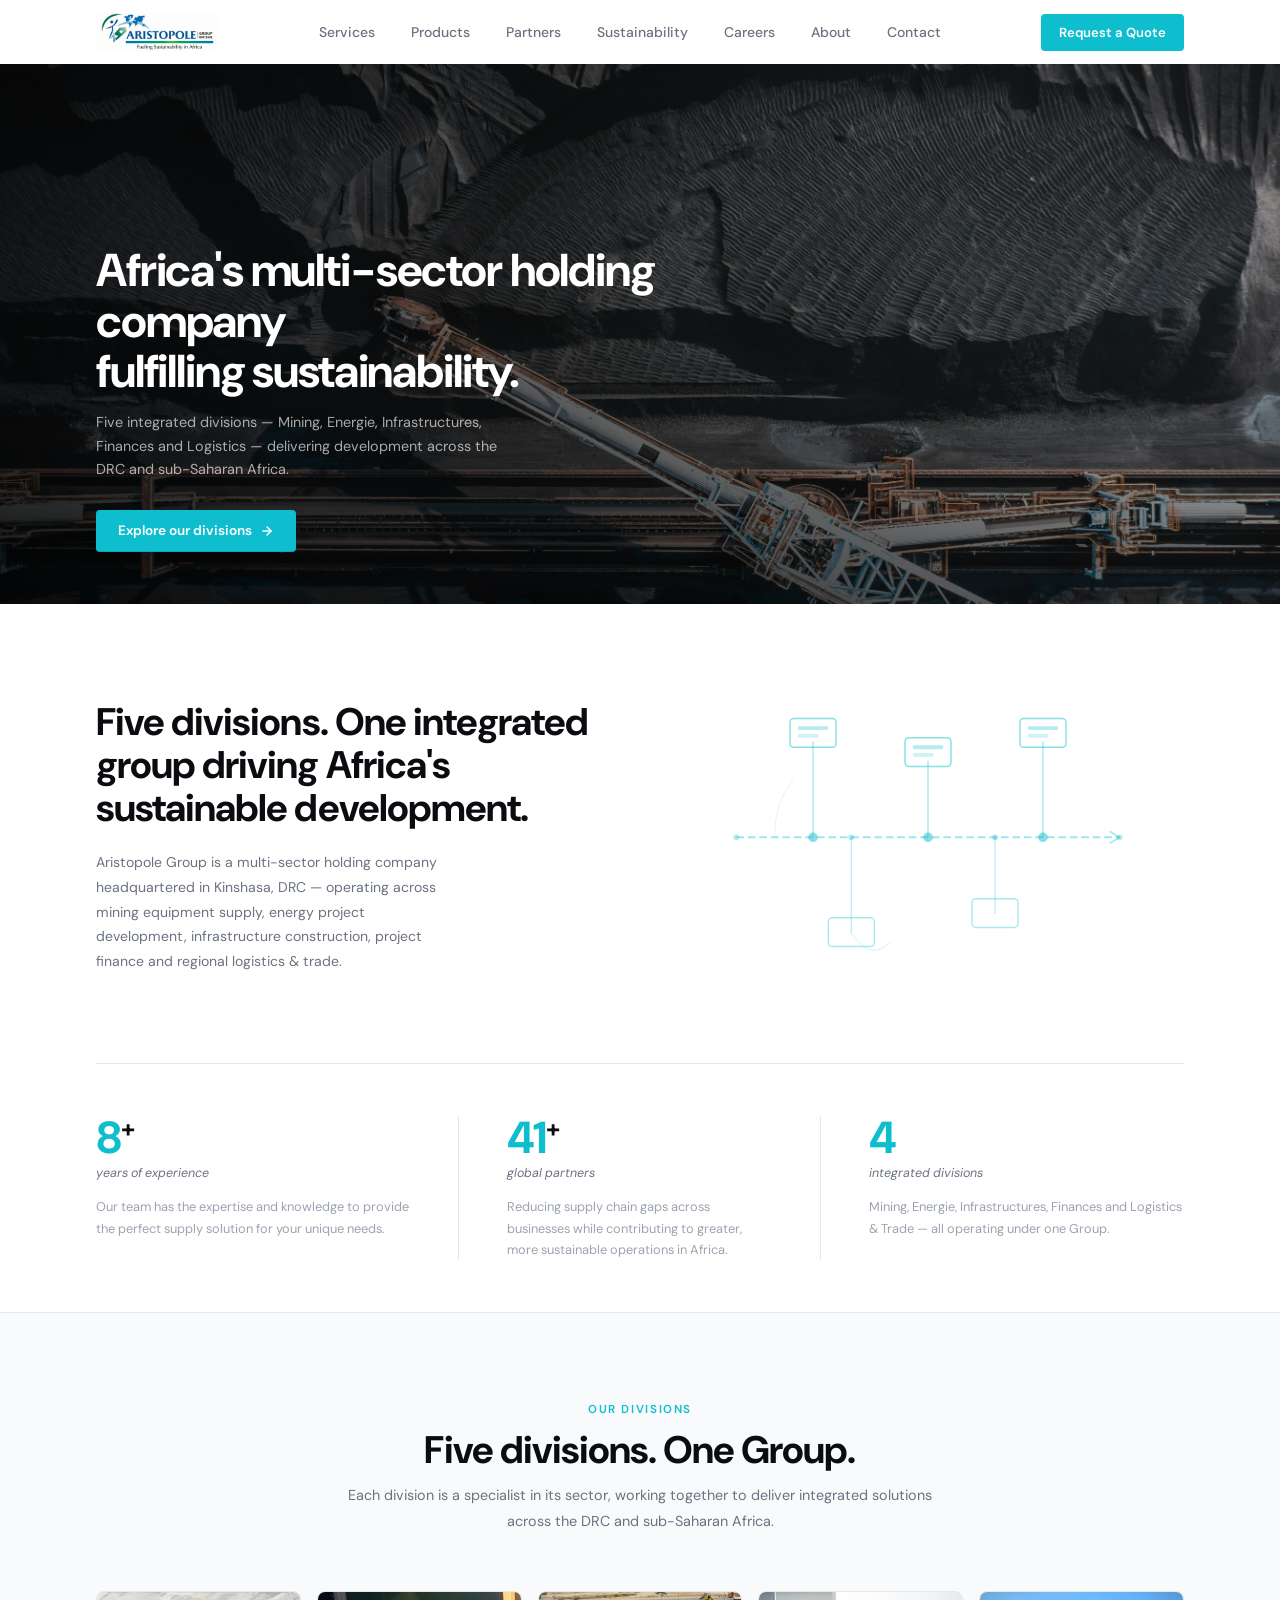
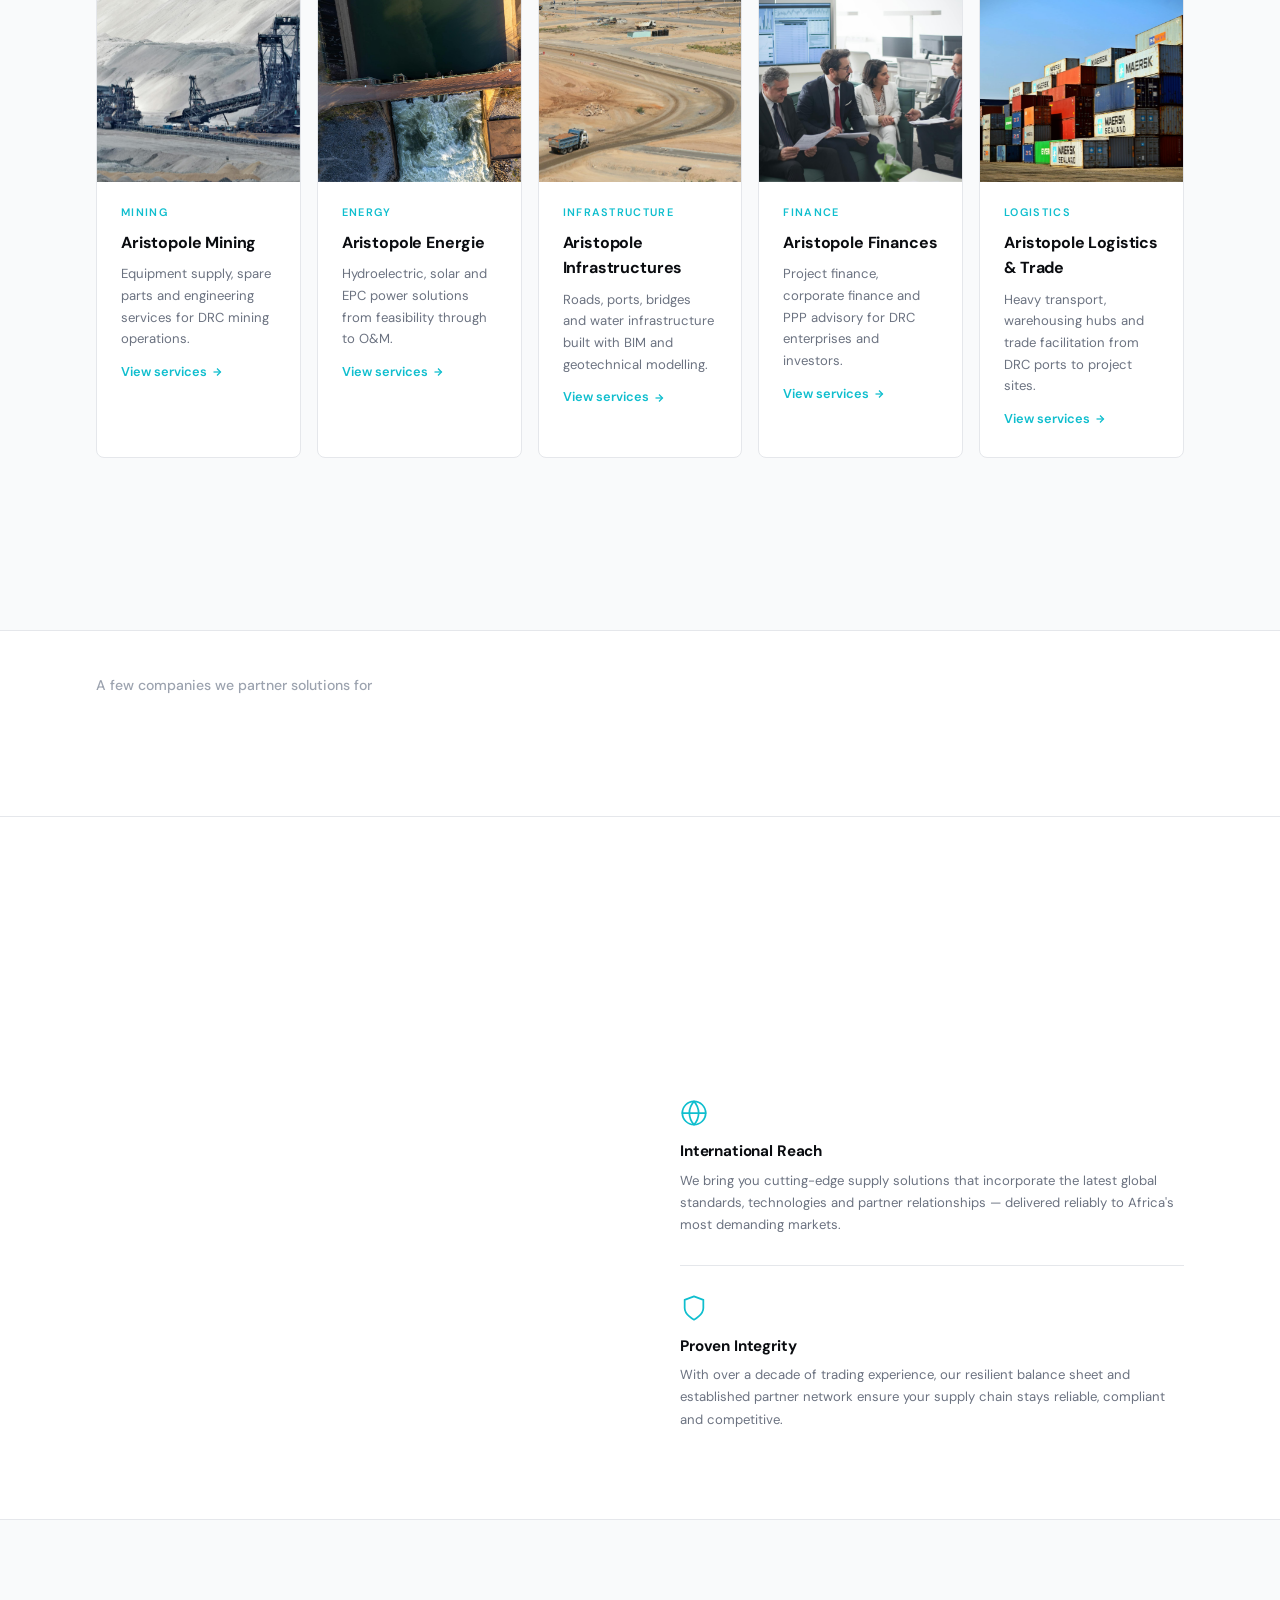
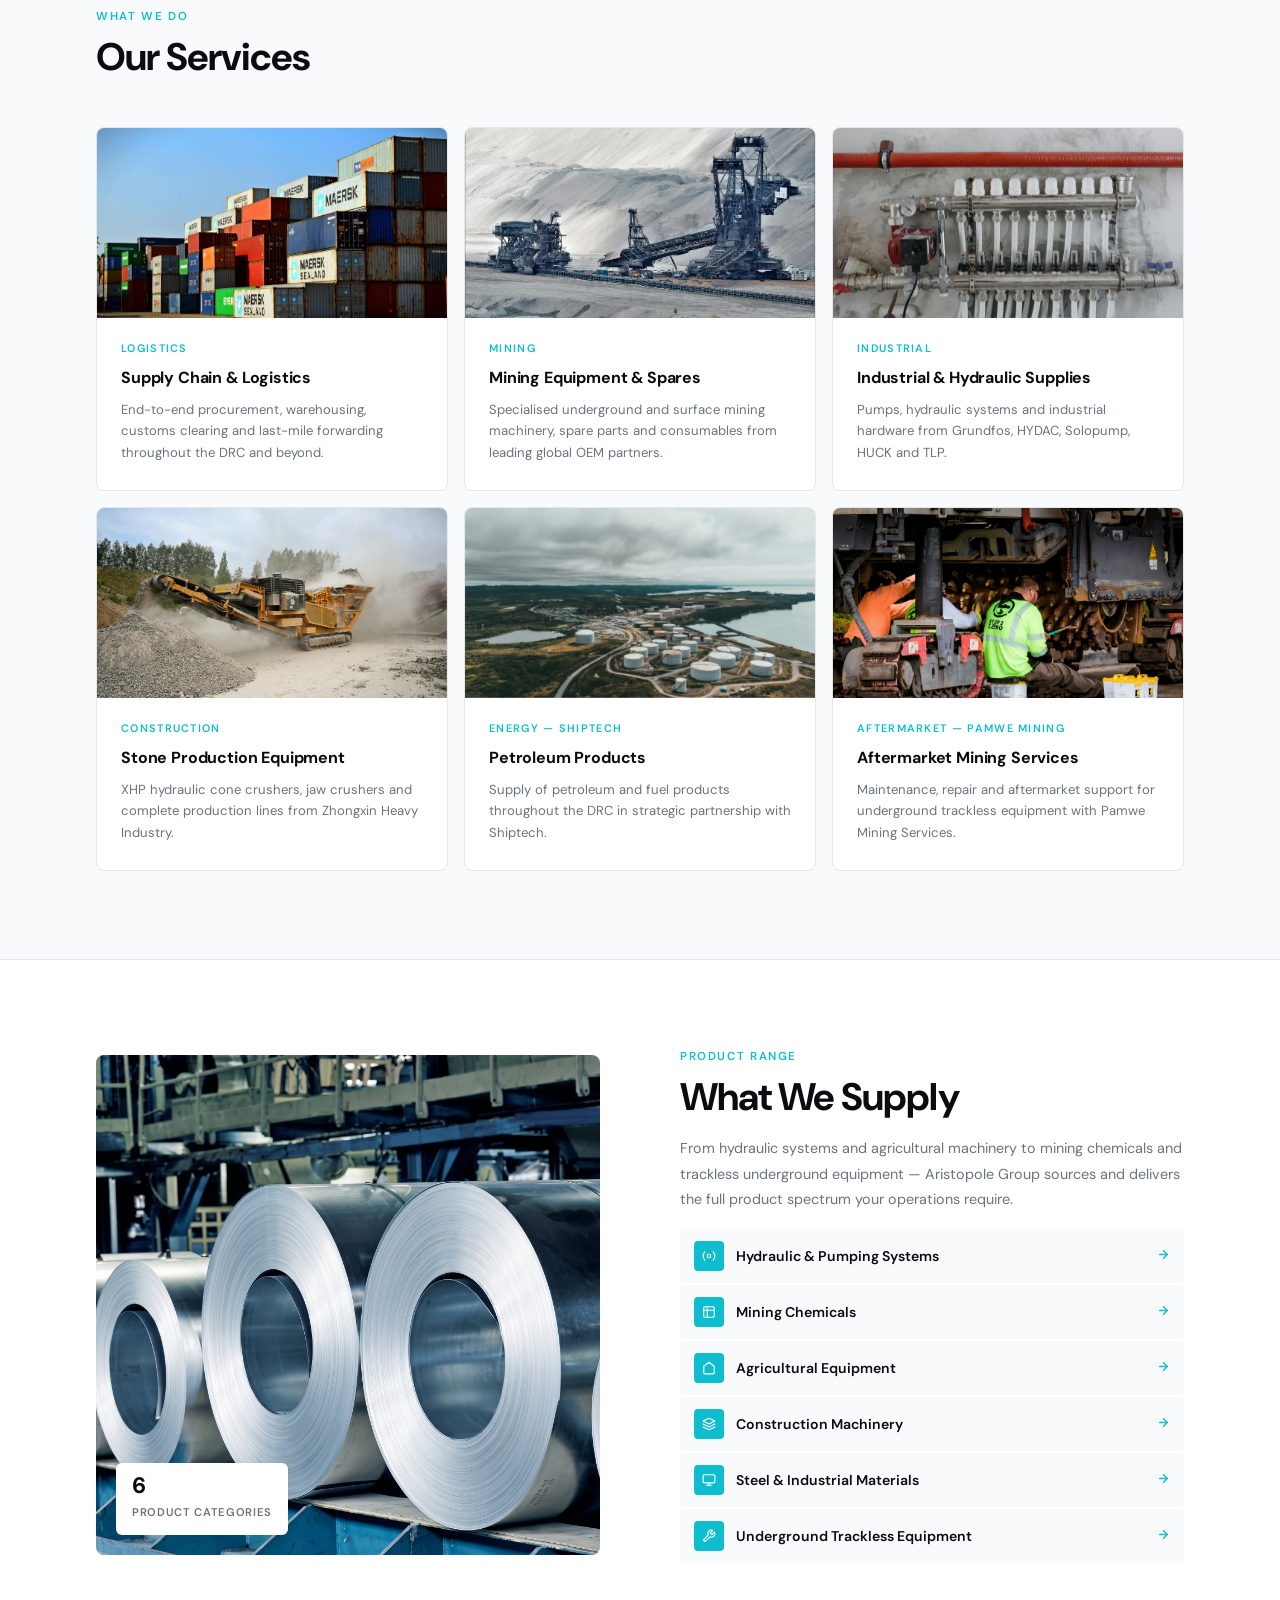
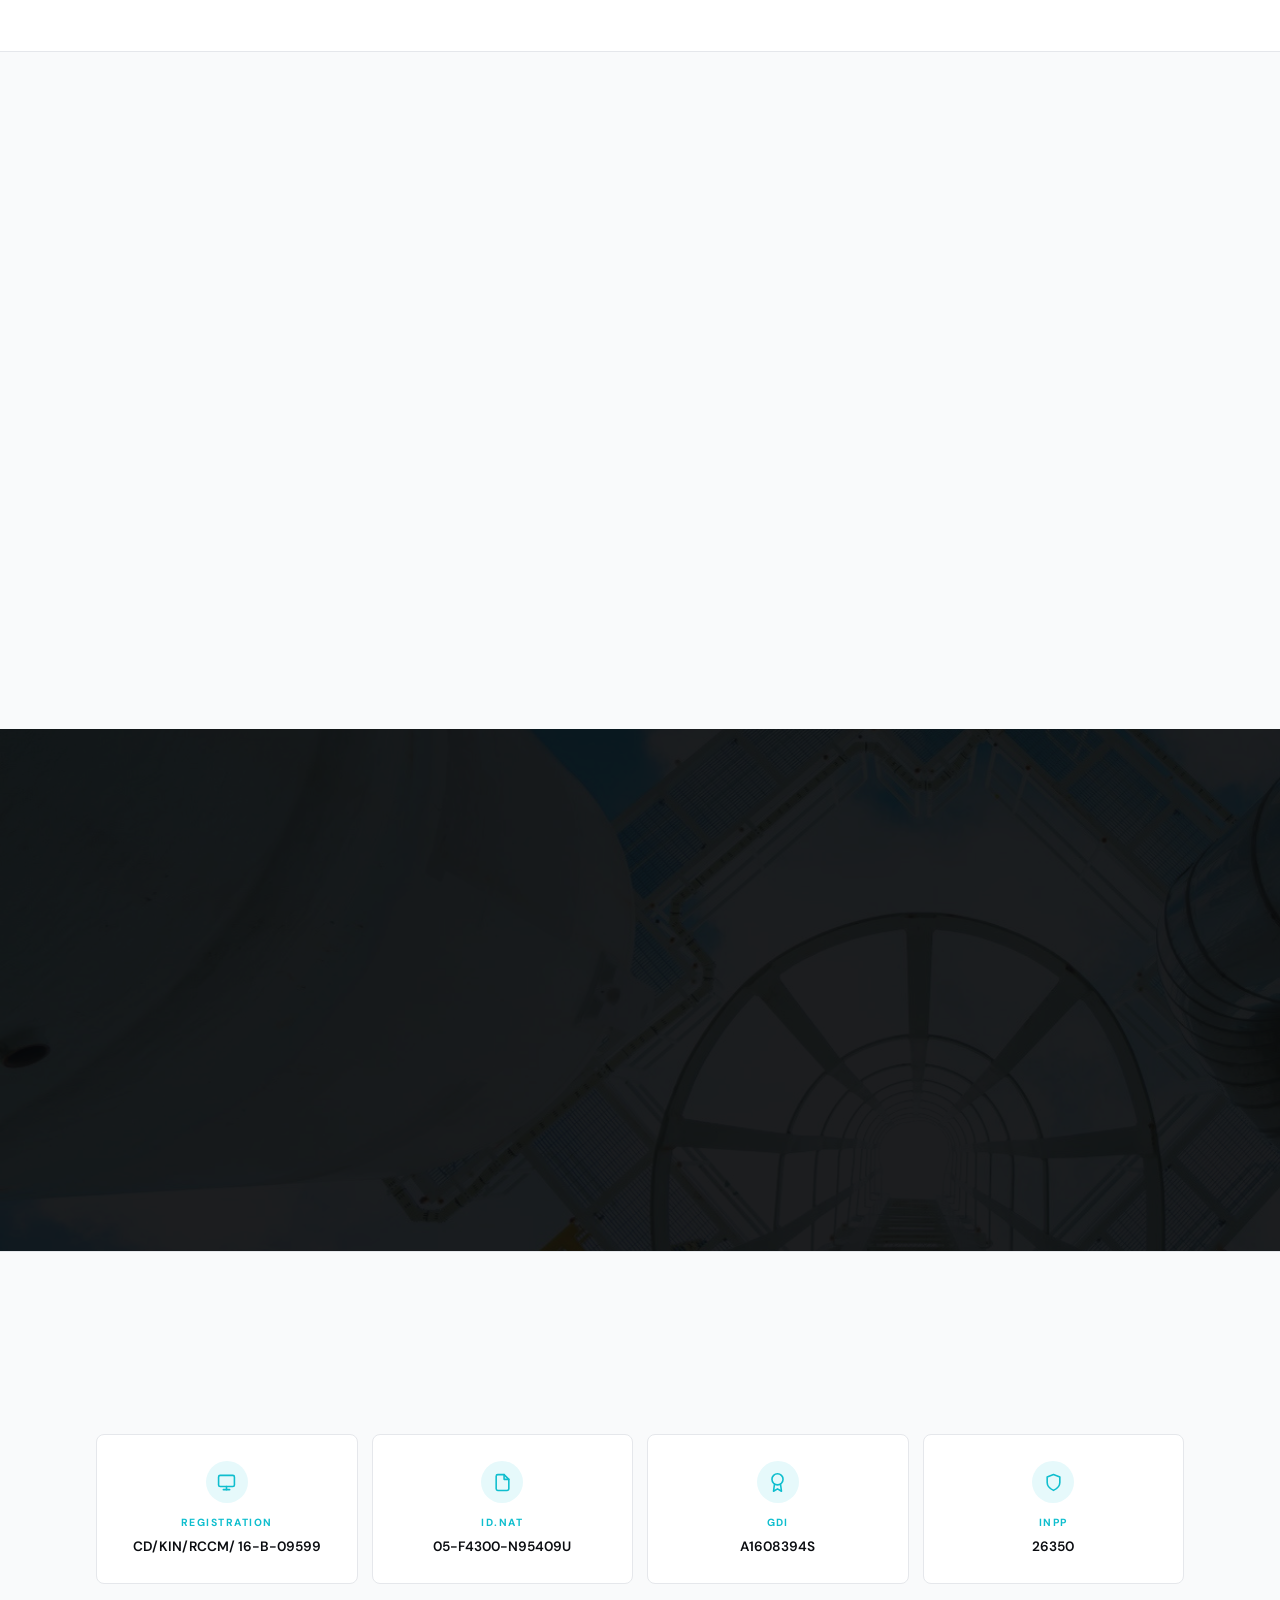
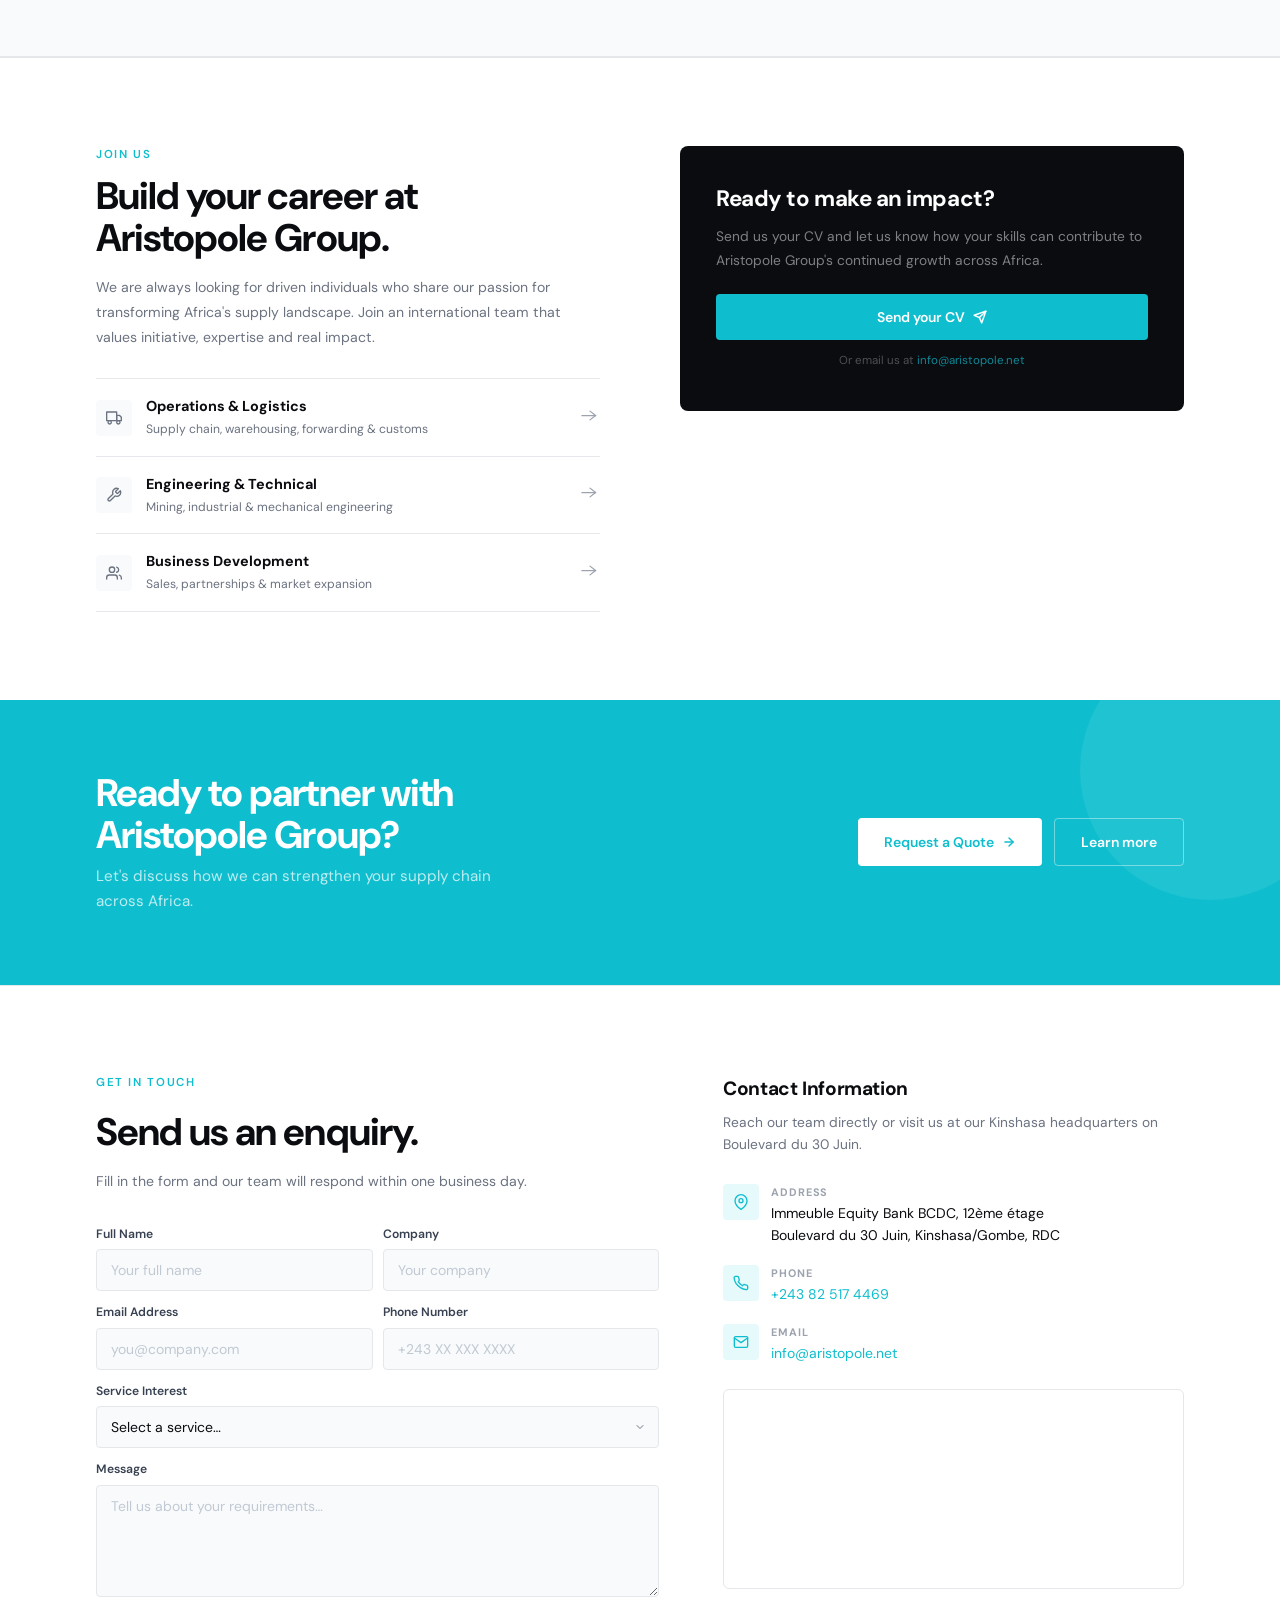
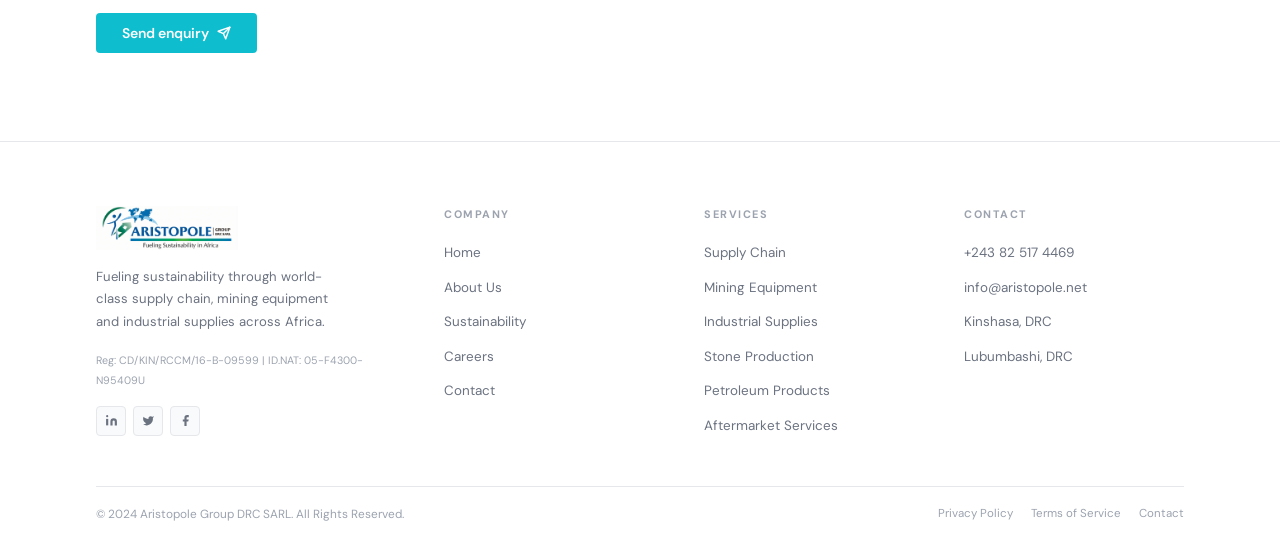
<file: index.html>
<!DOCTYPE html>
<html lang="en">
<head>
  <meta charset="UTF-8" />
  <meta name="viewport" content="width=device-width, initial-scale=1.0" />
  <title>Aristopole Group DRC SARL — Fueling Sustainability in Africa</title>
  <meta name="description" content="Aristopole Group is a strategic supply partner based in the DRC, providing world-class supply chain management, mining equipment, industrial supplies and logistics across Africa." />
  <link rel="icon" type="image/png" href="Assets/logos/Aristopole-Favicon.png" />
  <link rel="stylesheet" href="css/styles.css" />
</head>
<body>

<!-- ════════════════════════════════════════════════
     NAVBAR  — logo left, plain links right, no button
════════════════════════════════════════════════ -->
<nav class="nav" id="nav">
  <div class="wrap">
    <div class="nav-inner">
      <a href="#home" aria-label="Aristopole Group home">
        <img class="nav-logo" src="Assets/images/Aristopole_ Logo_ Revamp_Color.jpg" alt="Aristopole Group" style="height:38px;width:auto;object-fit:contain;" />
      </a>
      <ul class="nav-links">
        <li><a href="services.html">Services</a></li>
        <li><a href="products.html">Products</a></li>
        <li><a href="partners.html">Partners</a></li>
        <li><a href="sustainability.html">Sustainability</a></li>
        <li><a href="careers.html">Careers</a></li>
        <li><a href="about.html">About</a></li>
        <li><a href="contact.html">Contact</a></li>
      </ul>
      <a class="nav-cta" href="contact.html">Request a Quote</a>
      <button class="nav-burger" id="burger" aria-label="Toggle menu" aria-expanded="false" aria-controls="drawer">
        <span></span><span></span><span></span>
      </button>
    </div>
  </div>
</nav>

<nav class="nav-drawer" id="drawer">
  <a href="services.html"       onclick="closeDrawer()">Services</a>
  <a href="products.html"       onclick="closeDrawer()">Products</a>
  <a href="partners.html"       onclick="closeDrawer()">Partners</a>
  <a href="sustainability.html" onclick="closeDrawer()">Sustainability</a>
  <a href="careers.html"        onclick="closeDrawer()">Careers</a>
  <a href="about.html"          onclick="closeDrawer()">About</a>
  <a href="contact.html"        onclick="closeDrawer()">Contact</a>
  <a href="contact.html" class="mob-cta" onclick="closeDrawer()">Request a Quote</a>
</nav>


<!-- ════════════════════════════════════════════════
     HERO  — ~58vh, image bg, text pinned bottom-left
════════════════════════════════════════════════ -->
<div class="hero" id="home">
  <div class="hero-img">
    <img src="Assets/images/hero-image.jpg" alt="Aristopole supply logistics" loading="eager" />
  </div>
  <div class="hero-grad"></div>

  <div class="hero-copy">
    <div class="wrap">
      <div class="hero-copy-inner rv">
        <h1 class="hero-h1">
          Africa's multi-sector holding company<br />
          fulfilling sustainability.
        </h1>
        <p class="hero-sub">
          Five integrated divisions — Mining, Energie, Infrastructures, Finances and Logistics —
          delivering development across the DRC and sub-Saharan Africa.
        </p>
        <a href="#divisions" class="hero-btn">
          Explore our divisions
          <svg viewBox="0 0 24 24"><line x1="5" y1="12" x2="19" y2="12"/><polyline points="12 5 19 12 12 19"/></svg>
        </a>
      </div>
    </div>
  </div>
</div>


<!-- ════════════════════════════════════════════════
     STATEMENT  — white, big headline left + diagram right
     then 3-col stats row below
════════════════════════════════════════════════ -->
<section class="statement" id="about">
  <div class="wrap">

    <div class="statement-top">
      <div class="rv-l">
        <h2 class="stmt-h">
          Five divisions. One integrated<br />
          group driving Africa's<br />
          sustainable development.
        </h2>
        <p class="stmt-body">
          Aristopole Group is a multi-sector holding company headquartered in Kinshasa, DRC — operating across mining equipment supply, energy project development, infrastructure construction, project finance and regional logistics &amp; trade.
        </p>
      </div>

      <!-- Decorative technical/schematic diagram — right column -->
      <div class="stmt-diagram rv-r">
        <svg viewBox="0 0 480 320" fill="none" xmlns="http://www.w3.org/2000/svg">
          <!-- Main pipeline horizontal -->
          <path d="M40 160 L440 160" stroke="#0FBECE" stroke-width="2" stroke-dasharray="8 4" opacity="0.4"/>
          <!-- Vertical branches -->
          <path d="M120 160 L120 60" stroke="#0FBECE" stroke-width="1.5" opacity="0.35"/>
          <path d="M240 160 L240 80" stroke="#0FBECE" stroke-width="1.5" opacity="0.35"/>
          <path d="M360 160 L360 60" stroke="#0FBECE" stroke-width="1.5" opacity="0.35"/>
          <!-- Down branches -->
          <path d="M160 160 L160 260" stroke="#0FBECE" stroke-width="1.5" opacity="0.25"/>
          <path d="M310 160 L310 240" stroke="#0FBECE" stroke-width="1.5" opacity="0.25"/>
          <!-- Boxes / nodes -->
          <rect x="96" y="36" width="48" height="30" rx="4" stroke="#0FBECE" stroke-width="1.5" opacity="0.5"/>
          <rect x="216" y="56" width="48" height="30" rx="4" stroke="#0FBECE" stroke-width="1.5" opacity="0.5"/>
          <rect x="336" y="36" width="48" height="30" rx="4" stroke="#0FBECE" stroke-width="1.5" opacity="0.5"/>
          <rect x="136" y="244" width="48" height="30" rx="4" stroke="#0FBECE" stroke-width="1.5" opacity="0.35"/>
          <rect x="286" y="224" width="48" height="30" rx="4" stroke="#0FBECE" stroke-width="1.5" opacity="0.35"/>
          <!-- Circles at junctions -->
          <circle cx="120" cy="160" r="5" fill="#0FBECE" opacity="0.5"/>
          <circle cx="240" cy="160" r="5" fill="#0FBECE" opacity="0.5"/>
          <circle cx="360" cy="160" r="5" fill="#0FBECE" opacity="0.5"/>
          <circle cx="160" cy="160" r="3" fill="#0FBECE" opacity="0.35"/>
          <circle cx="310" cy="160" r="3" fill="#0FBECE" opacity="0.35"/>
          <!-- Small dots along main line -->
          <circle cx="40"  cy="160" r="3" fill="#0FBECE" opacity="0.3"/>
          <circle cx="440" cy="160" r="3" fill="#0FBECE" opacity="0.3"/>
          <!-- Labels inside boxes (small rects) -->
          <rect x="104" y="44" width="32" height="4" rx="2" fill="#0FBECE" opacity="0.3"/>
          <rect x="104" y="52" width="22" height="4" rx="2" fill="#0FBECE" opacity="0.2"/>
          <rect x="224" y="64" width="32" height="4" rx="2" fill="#0FBECE" opacity="0.3"/>
          <rect x="224" y="72" width="22" height="4" rx="2" fill="#0FBECE" opacity="0.2"/>
          <rect x="344" y="44" width="32" height="4" rx="2" fill="#0FBECE" opacity="0.3"/>
          <rect x="344" y="52" width="22" height="4" rx="2" fill="#0FBECE" opacity="0.2"/>
          <!-- Curved connectors -->
          <path d="M160 260 Q180 290 200 270" stroke="#0FBECE" stroke-width="1" opacity="0.2" fill="none"/>
          <path d="M80 160 Q80 120 100 100" stroke="#0FBECE" stroke-width="1" opacity="0.15" fill="none"/>
          <!-- Arrow at end of main pipeline -->
          <polyline points="430,154 440,160 430,166" stroke="#0FBECE" stroke-width="1.5" opacity="0.4" fill="none" stroke-linecap="round" stroke-linejoin="round"/>
        </svg>
      </div>
    </div>

    <!-- Stats row -->
    <div class="stats-row hero-stats">
      <div class="stat-cell rv d1">
        <div class="stat-num"><span class="counter" data-target="10">0</span><sup>+</sup></div>
        <div class="stat-label">years of experience</div>
        <div class="stat-desc">Our team has the expertise and knowledge to provide the perfect supply solution for your unique needs.</div>
      </div>
      <div class="stat-cell rv d2">
        <div class="stat-num"><span class="counter" data-target="50">0</span><sup>+</sup></div>
        <div class="stat-label">global partners</div>
        <div class="stat-desc">Reducing supply chain gaps across businesses while contributing to greater, more sustainable operations in Africa.</div>
      </div>
      <div class="stat-cell rv d3">
        <div class="stat-num"><span class="counter" data-target="5">0</span></div>
        <div class="stat-label">integrated divisions</div>
        <div class="stat-desc">Mining, Energie, Infrastructures, Finances and Logistics &amp; Trade — all operating under one Group.</div>
      </div>
    </div>

  </div>
</section>


<!-- ════════════════════════════════════════════════
     DIVISIONS OVERVIEW
════════════════════════════════════════════════ -->
<section style="padding:88px 0; background:var(--surface); border-top:1px solid var(--border);" id="divisions">
  <div class="wrap">
    <div class="sec-head rv" style="text-align:center; max-width:620px; margin:0 auto 56px;">
      <div class="sec-label">Our Divisions</div>
      <h2 class="sec-title">Five divisions. One Group.</h2>
      <p style="font-size:0.9rem;color:var(--muted);line-height:1.8;margin-top:12px;">Each division is a specialist in its sector, working together to deliver integrated solutions across the DRC and sub-Saharan Africa.</p>
    </div>
    <div class="svc-grid grid-5col">

      <div class="svc-card rv d1">
        <div class="svc-img"><img src="Assets/images/pexels_svc_mining.jpg" alt="Aristopole Mining" loading="lazy" /></div>
        <div class="svc-body">
          <div class="svc-tag">Mining</div>
          <div class="svc-title">Aristopole Mining</div>
          <div class="svc-desc">Equipment supply, spare parts and engineering services for DRC mining operations.</div>
          <a href="services.html#supply-chain" style="font-size:0.8rem;color:var(--blue);font-weight:600;display:inline-flex;align-items:center;gap:4px;margin-top:12px;">View services <svg width="12" height="12" viewBox="0 0 24 24" fill="none" stroke="currentColor" stroke-width="2.5"><line x1="5" y1="12" x2="19" y2="12"/><polyline points="12 5 19 12 12 19"/></svg></a>
        </div>
      </div>

      <div class="svc-card rv d2">
        <div class="svc-img"><img src="Assets/images/pexels_svc_hydroelectric.jpg" alt="Aristopole Energie" loading="lazy" /></div>
        <div class="svc-body">
          <div class="svc-tag">Energy</div>
          <div class="svc-title">Aristopole Energie</div>
          <div class="svc-desc">Hydroelectric, solar and EPC power solutions from feasibility through to O&amp;M.</div>
          <a href="services.html#hydroelectric" style="font-size:0.8rem;color:var(--blue);font-weight:600;display:inline-flex;align-items:center;gap:4px;margin-top:12px;">View services <svg width="12" height="12" viewBox="0 0 24 24" fill="none" stroke="currentColor" stroke-width="2.5"><line x1="5" y1="12" x2="19" y2="12"/><polyline points="12 5 19 12 12 19"/></svg></a>
        </div>
      </div>

      <div class="svc-card rv d3">
        <div class="svc-img"><img src="Assets/images/pexels_svc_roads.jpg" alt="Aristopole Infrastructures" loading="lazy" /></div>
        <div class="svc-body">
          <div class="svc-tag">Infrastructure</div>
          <div class="svc-title">Aristopole Infrastructures</div>
          <div class="svc-desc">Roads, ports, bridges and water infrastructure built with BIM and geotechnical modelling.</div>
          <a href="services.html#roads" style="font-size:0.8rem;color:var(--blue);font-weight:600;display:inline-flex;align-items:center;gap:4px;margin-top:12px;">View services <svg width="12" height="12" viewBox="0 0 24 24" fill="none" stroke="currentColor" stroke-width="2.5"><line x1="5" y1="12" x2="19" y2="12"/><polyline points="12 5 19 12 12 19"/></svg></a>
        </div>
      </div>

      <div class="svc-card rv d4">
        <div class="svc-img"><img src="Assets/images/pexels_svc_project_finance.jpg" alt="Aristopole Finances" loading="lazy" /></div>
        <div class="svc-body">
          <div class="svc-tag">Finance</div>
          <div class="svc-title">Aristopole Finances</div>
          <div class="svc-desc">Project finance, corporate finance and PPP advisory for DRC enterprises and investors.</div>
          <a href="services.html#project-finance" style="font-size:0.8rem;color:var(--blue);font-weight:600;display:inline-flex;align-items:center;gap:4px;margin-top:12px;">View services <svg width="12" height="12" viewBox="0 0 24 24" fill="none" stroke="currentColor" stroke-width="2.5"><line x1="5" y1="12" x2="19" y2="12"/><polyline points="12 5 19 12 12 19"/></svg></a>
        </div>
      </div>

      <div class="svc-card rv d5">
        <div class="svc-img"><img src="Assets/images/pexels_svc_supply_chain.jpg" alt="Aristopole Logistics" loading="lazy" /></div>
        <div class="svc-body">
          <div class="svc-tag">Logistics</div>
          <div class="svc-title">Aristopole Logistics &amp; Trade</div>
          <div class="svc-desc">Heavy transport, warehousing hubs and trade facilitation from DRC ports to project sites.</div>
          <a href="services.html#supply-chain" style="font-size:0.8rem;color:var(--blue);font-weight:600;display:inline-flex;align-items:center;gap:4px;margin-top:12px;">View services <svg width="12" height="12" viewBox="0 0 24 24" fill="none" stroke="currentColor" stroke-width="2.5"><line x1="5" y1="12" x2="19" y2="12"/><polyline points="12 5 19 12 12 19"/></svg></a>
        </div>
      </div>

    </div>
    <div style="text-align:center;margin-top:40px;" class="rv">
      <a href="services.html" class="btn-primary" style="display:inline-flex;align-items:center;gap:8px;">Explore all divisions <svg viewBox="0 0 24 24" fill="none" stroke="currentColor" stroke-width="2.5" stroke-linecap="round" stroke-linejoin="round" style="width:14px;height:14px;"><line x1="5" y1="12" x2="19" y2="12"/><polyline points="12 5 19 12 12 19"/></svg></a>
    </div>
  </div>
</section>


<!-- ════════════════════════════════════════════════
     PARTNERS STRIP  — auto-scrolling marquee
════════════════════════════════════════════════ -->
<div class="partners-strip" id="partners">
  <div class="wrap">
  <div class="ps-label">A few companies we partner solutions for</div>
  <div class="ps-track">
    <div class="ps-logos">
      <img class="ps-img" src="Assets/Key Partners/ARSP-Logo.jpg" alt="ARSP" loading="lazy" />
      <img class="ps-img" src="Assets/logos/Shiptech_logo.jpg" alt="Shiptech" loading="lazy" />
      <img class="ps-img" src="Assets/Key Partners/Flo-Tek-Logo.jpg" alt="Flo-Tek" loading="lazy" />
      <img class="ps-img" src="Assets/logos/Pamwe_Mining_Services_Logo.jpg" alt="Pamwe Mining Services" loading="lazy" />
      <img class="ps-img" src="Assets/Key Partners/Macsteel-Logo.jpg" alt="Macsteel" loading="lazy" />
      <img class="ps-img" src="Assets/Key Partners/Morris-Logo.jpg" alt="Morris" loading="lazy" />
      <!-- duplicates — visible on mobile marquee only -->
      <img class="ps-img ps-img--dup" src="Assets/Key Partners/ARSP-Logo.jpg" alt="ARSP" loading="lazy" />
      <img class="ps-img ps-img--dup" src="Assets/logos/Shiptech_logo.jpg" alt="Shiptech" loading="lazy" />
      <img class="ps-img ps-img--dup" src="Assets/Key Partners/Flo-Tek-Logo.jpg" alt="Flo-Tek" loading="lazy" />
      <img class="ps-img ps-img--dup" src="Assets/logos/Pamwe_Mining_Services_Logo.jpg" alt="Pamwe Mining Services" loading="lazy" />
      <img class="ps-img ps-img--dup" src="Assets/Key Partners/Macsteel-Logo.jpg" alt="Macsteel" loading="lazy" />
      <img class="ps-img ps-img--dup" src="Assets/Key Partners/Morris-Logo.jpg" alt="Morris" loading="lazy" />
    </div>
  </div>
  </div>
</div>


<!-- ════════════════════════════════════════════════
     WHY CHOOSE  — left: 2-line headline, right: feature rows
════════════════════════════════════════════════ -->
<section class="why">
  <div class="wrap">
    <div class="why-wrap">

      <div class="why-headline rv-l">
        <span class="why-h-line1">Why choose</span>
        <span class="why-h-line2">Aristopole Group.</span>
      </div>

      <div class="why-features">

        <div class="why-feat rv-r d1">
          <div class="wf-icon">
            <svg viewBox="0 0 24 24"><rect x="3" y="3" width="7" height="7"/><rect x="14" y="3" width="7" height="7"/><rect x="3" y="14" width="7" height="7"/><rect x="14" y="14" width="7" height="7"/></svg>
          </div>
          <div class="wf-title">Regional Presence</div>
          <div class="wf-desc">We don't believe in a one-size-fits-all approach to supply chain. We work closely with our customers to understand their needs and deliver solutions that fit their unique requirements — from Kinshasa to Lubumbashi.</div>
        </div>

        <div class="why-feat rv-r d2">
          <div class="wf-icon">
            <svg viewBox="0 0 24 24"><circle cx="12" cy="12" r="10"/><line x1="2" y1="12" x2="22" y2="12"/><path d="M12 2a15.3 15.3 0 0 1 4 10 15.3 15.3 0 0 1-4 10 15.3 15.3 0 0 1-4-10 15.3 15.3 0 0 1 4-10z"/></svg>
          </div>
          <div class="wf-title">International Reach</div>
          <div class="wf-desc">We bring you cutting-edge supply solutions that incorporate the latest global standards, technologies and partner relationships — delivered reliably to Africa's most demanding markets.</div>
        </div>

        <div class="why-feat rv-r d3">
          <div class="wf-icon">
            <svg viewBox="0 0 24 24"><path d="M12 22s8-4 8-10V5l-8-3-8 3v7c0 6 8 10 8 10z"/></svg>
          </div>
          <div class="wf-title">Proven Integrity</div>
          <div class="wf-desc">With over a decade of trading experience, our resilient balance sheet and established partner network ensure your supply chain stays reliable, compliant and competitive.</div>
        </div>

      </div>
    </div>
  </div>
</section>


<!-- ════════════════════════════════════════════════
     SERVICES
════════════════════════════════════════════════ -->
<section class="services" id="services">
  <div class="wrap">
    <div class="sec-head rv">
      <div class="sec-label">What We Do</div>
      <h2 class="sec-title">Our Services</h2>
    </div>
    <div class="svc-grid">

      <div class="svc-card rv d1">
        <div class="svc-img"><img src="Assets/images/pexels_svc_supply_chain.jpg" alt="Supply Chain" loading="lazy" /></div>
        <div class="svc-body">
          <div class="svc-tag">Logistics</div>
          <div class="svc-title">Supply Chain &amp; Logistics</div>
          <div class="svc-desc">End-to-end procurement, warehousing, customs clearing and last-mile forwarding throughout the DRC and beyond.</div>
        </div>
      </div>

      <div class="svc-card rv d2">
        <div class="svc-img"><img src="Assets/images/pexels_svc_mining.jpg" alt="Mining Equipment" loading="lazy" /></div>
        <div class="svc-body">
          <div class="svc-tag">Mining</div>
          <div class="svc-title">Mining Equipment &amp; Spares</div>
          <div class="svc-desc">Specialised underground and surface mining machinery, spare parts and consumables from leading global OEM partners.</div>
        </div>
      </div>

      <div class="svc-card rv d3">
        <div class="svc-img"><img src="Assets/images/pexels_svc_industrial.jpg" alt="Industrial Supplies" loading="lazy" /></div>
        <div class="svc-body">
          <div class="svc-tag">Industrial</div>
          <div class="svc-title">Industrial &amp; Hydraulic Supplies</div>
          <div class="svc-desc">Pumps, hydraulic systems and industrial hardware from Grundfos, HYDAC, Solopump, HUCK and TLP.</div>
        </div>
      </div>

      <div class="svc-card rv d1">
        <div class="svc-img"><img src="Assets/images/pexels_svc_stone.jpg" alt="Stone Production" loading="lazy" /></div>
        <div class="svc-body">
          <div class="svc-tag">Construction</div>
          <div class="svc-title">Stone Production Equipment</div>
          <div class="svc-desc">XHP hydraulic cone crushers, jaw crushers and complete production lines from Zhongxin Heavy Industry.</div>
        </div>
      </div>

      <div class="svc-card rv d2">
        <div class="svc-img"><img src="Assets/images/pexels_svc_petroleum.jpg" alt="Petroleum" loading="lazy" /></div>
        <div class="svc-body">
          <div class="svc-tag">Energy — Shiptech</div>
          <div class="svc-title">Petroleum Products</div>
          <div class="svc-desc">Supply of petroleum and fuel products throughout the DRC in strategic partnership with Shiptech.</div>
        </div>
      </div>

      <div class="svc-card rv d3">
        <div class="svc-img"><img src="Assets/images/pexels_svc_aftermarket.jpg" alt="Aftermarket Services" loading="lazy" /></div>
        <div class="svc-body">
          <div class="svc-tag">Aftermarket — Pamwe Mining</div>
          <div class="svc-title">Aftermarket Mining Services</div>
          <div class="svc-desc">Maintenance, repair and aftermarket support for underground trackless equipment with Pamwe Mining Services.</div>
        </div>
      </div>

    </div>
  </div>
</section>


<!-- ════════════════════════════════════════════════
     PRODUCTS  — image left, list right
════════════════════════════════════════════════ -->
<section class="split-sec" id="products">
  <div class="wrap">
    <div class="split-grid">
      <div class="split-img rv-l">
        <img src="Assets/images/img200_02.jpg" alt="Steel coils" loading="lazy" />
        <div class="split-badge">
          <strong>6</strong>
          <span>Product categories</span>
        </div>
      </div>
      <div class="split-text rv-r">
        <div class="sec-label">Product Range</div>
        <h2 class="sec-title">What We Supply</h2>
        <p>From hydraulic systems and agricultural machinery to mining chemicals and trackless underground equipment — Aristopole Group sources and delivers the full product spectrum your operations require.</p>
        <ul class="prod-list">
          <a href="products.html#hydraulic" class="prod-row">
            <div class="p-ico"><svg viewBox="0 0 24 24"><circle cx="12" cy="12" r="3"/><path d="M19.07 4.93a10 10 0 0 1 0 14.14M4.93 4.93a10 10 0 0 0 0 14.14"/></svg></div>
            <span class="p-name">Hydraulic &amp; Pumping Systems</span>
            <div class="p-arr"><svg viewBox="0 0 24 24"><line x1="5" y1="12" x2="19" y2="12"/><polyline points="12 5 19 12 12 19"/></svg></div>
          </a>
          <a href="products.html#mining-chemicals" class="prod-row">
            <div class="p-ico"><svg viewBox="0 0 24 24"><path d="M9 3H5a2 2 0 0 0-2 2v4m6-6h10a2 2 0 0 1 2 2v4M9 3v18m0 0h10a2 2 0 0 0 2-2V9M9 21H5a2 2 0 0 1-2-2V9m0 0h18"/></svg></div>
            <span class="p-name">Mining Chemicals</span>
            <div class="p-arr"><svg viewBox="0 0 24 24"><line x1="5" y1="12" x2="19" y2="12"/><polyline points="12 5 19 12 12 19"/></svg></div>
          </a>
          <a href="products.html#agricultural" class="prod-row">
            <div class="p-ico"><svg viewBox="0 0 24 24"><path d="M3 9l9-7 9 7v11a2 2 0 0 1-2 2H5a2 2 0 0 1-2-2z"/></svg></div>
            <span class="p-name">Agricultural Equipment</span>
            <div class="p-arr"><svg viewBox="0 0 24 24"><line x1="5" y1="12" x2="19" y2="12"/><polyline points="12 5 19 12 12 19"/></svg></div>
          </a>
          <a href="products.html#construction" class="prod-row">
            <div class="p-ico"><svg viewBox="0 0 24 24"><polygon points="12 2 2 7 12 12 22 7 12 2"/><polyline points="2 17 12 22 22 17"/><polyline points="2 12 12 17 22 12"/></svg></div>
            <span class="p-name">Construction Machinery</span>
            <div class="p-arr"><svg viewBox="0 0 24 24"><line x1="5" y1="12" x2="19" y2="12"/><polyline points="12 5 19 12 12 19"/></svg></div>
          </a>
          <a href="products.html#steel" class="prod-row">
            <div class="p-ico"><svg viewBox="0 0 24 24"><rect x="2" y="3" width="20" height="14" rx="2"/><line x1="8" y1="21" x2="16" y2="21"/><line x1="12" y1="17" x2="12" y2="21"/></svg></div>
            <span class="p-name">Steel &amp; Industrial Materials</span>
            <div class="p-arr"><svg viewBox="0 0 24 24"><line x1="5" y1="12" x2="19" y2="12"/><polyline points="12 5 19 12 12 19"/></svg></div>
          </a>
          <a href="products.html#underground" class="prod-row">
            <div class="p-ico"><svg viewBox="0 0 24 24"><path d="M14.7 6.3a1 1 0 0 0 0 1.4l1.6 1.6a1 1 0 0 0 1.4 0l3.77-3.77a6 6 0 0 1-7.94 7.94l-6.91 6.91a2.12 2.12 0 0 1-3-3l6.91-6.91a6 6 0 0 1 7.94-7.94l-3.76 3.76z"/></svg></div>
            <span class="p-name">Underground Trackless Equipment</span>
            <div class="p-arr"><svg viewBox="0 0 24 24"><line x1="5" y1="12" x2="19" y2="12"/><polyline points="12 5 19 12 12 19"/></svg></div>
          </a>
        </ul>
      </div>
    </div>
  </div>
</section>


<!-- ════════════════════════════════════════════════
     ABOUT  — text left, image right
════════════════════════════════════════════════ -->
<section class="split-sec alt" id="company">
  <div class="wrap">
    <div class="split-grid">
      <div class="split-text rv-l">
        <div class="sec-label">Who We Are</div>
        <h2 class="sec-title">About Aristopole Group</h2>
        <p>Aristopole Group DRC SARL is Africa's leading trading, procurement and supply company, delivering world-class supply chain management to clients across the mining, energy, agriculture and construction sectors.</p>
        <p>Registered in the DRC with offices in Lubumbashi and Kinshasa, our international management team brings extensive market experience and deep regional networks.</p>
        <blockquote class="blockquote">
          "To provide essential value to your supply chain in order to advance and overcome the obstacles of doing regional trade."
          <cite>— Aristopole Group Mission Statement</cite>
        </blockquote>
        <div class="val-row">
          <div class="val-cell">
            <svg viewBox="0 0 24 24"><path d="M12 22s8-4 8-10V5l-8-3-8 3v7c0 6 8 10 8 10z"/></svg>
            <span>Integrity</span>
          </div>
          <div class="val-cell">
            <svg viewBox="0 0 24 24"><polyline points="22 12 18 12 15 21 9 3 6 12 2 12"/></svg>
            <span>Efficiency</span>
          </div>
          <div class="val-cell">
            <svg viewBox="0 0 24 24"><circle cx="12" cy="12" r="3"/><path d="M19.07 4.93a10 10 0 0 1 0 14.14M4.93 4.93a10 10 0 0 0 0 14.14"/></svg>
            <span>Innovation</span>
          </div>
        </div>
      </div>
      <div class="split-img rv-r">
        <img src="Assets/images/img90.jpg" alt="Aristopole operations" loading="lazy" />
        <div class="split-badge">
          <strong>DRC</strong>
          <span>Kinshasa &amp; Lubumbashi</span>
        </div>
      </div>
    </div>
  </div>
</section>


<!-- ════════════════════════════════════════════════
     SUSTAINABILITY
════════════════════════════════════════════════ -->
<section class="sustain" id="sustainability">
  <div class="sus-bg"><img src="Assets/images/img96.jpg" alt="" loading="lazy" /></div>
  <div class="sus-tint"></div>
  <div class="wrap">
    <div class="sus-inner">
      <div class="sus-text rv">
        <div class="sec-label">Our Commitment</div>
        <h2 class="sus-h">Fueling sustainability<br />in Africa.</h2>
        <p>Our commitment goes beyond commerce. We invest in sustainable practices that uplift communities, protect natural resources and foster long-term economic development across the African continent.</p>
        <div class="sus-points">
          <div class="sus-pt">Environmental stewardship — responsible sourcing, reduced footprint</div>
          <div class="sus-pt">Community development — local employment, skills transfer</div>
          <div class="sus-pt">Ethical trade — full transparency and fair-trade compliance</div>
        </div>
      </div>
      <div class="sus-cards">
        <div class="sus-card rv sus-d1">
          <div class="sus-ico"><svg viewBox="0 0 24 24"><path d="M12 22V12M12 12C12 12 7 9 7 4a5 5 0 0 1 10 0c0 5-5 8-5 8z"/></svg></div>
          <div>
            <div class="sus-ct">Environmental Stewardship</div>
            <div class="sus-cd">Responsible sourcing and minimising ecological impact across every supply chain operation.</div>
          </div>
        </div>
        <div class="sus-card rv sus-d2">
          <div class="sus-ico"><svg viewBox="0 0 24 24"><path d="M17 21v-2a4 4 0 0 0-4-4H5a4 4 0 0 0-4 4v2"/><circle cx="9" cy="7" r="4"/></svg></div>
          <div>
            <div class="sus-ct">Community Development</div>
            <div class="sus-cd">Investing in local skills, employment and economic upliftment in the communities we serve.</div>
          </div>
        </div>
        <div class="sus-card rv sus-d3">
          <div class="sus-ico"><svg viewBox="0 0 24 24"><path d="M12 22s8-4 8-10V5l-8-3-8 3v7c0 6 8 10 8 10z"/></svg></div>
          <div>
            <div class="sus-ct">Ethical Trade</div>
            <div class="sus-cd">Adhering to the highest standards of compliance, transparency and fair trade across all partnerships.</div>
          </div>
        </div>
      </div>
    </div>
  </div>
</section>


<!-- ════════════════════════════════════════════════
     CERTIFICATIONS
════════════════════════════════════════════════ -->
<section class="certs">
  <div class="wrap">
    <div class="cert-head rv">
      <div class="sec-label">Credentials</div>
      <h2 class="sec-title">Registered &amp; Certified</h2>
    </div>
    <div class="cert-grid">
      <div class="cert-card rv d1">
        <div class="cert-ico"><svg viewBox="0 0 24 24"><rect x="2" y="3" width="20" height="14" rx="2"/><line x1="8" y1="21" x2="16" y2="21"/><line x1="12" y1="17" x2="12" y2="21"/></svg></div>
        <div class="cert-lbl">Registration</div>
        <div class="cert-val">CD/KIN/RCCM/ 16-B-09599</div>
      </div>
      <div class="cert-card rv d2">
        <div class="cert-ico"><svg viewBox="0 0 24 24"><path d="M14 2H6a2 2 0 0 0-2 2v16a2 2 0 0 0 2 2h12a2 2 0 0 0 2-2V8z"/><polyline points="14 2 14 8 20 8"/></svg></div>
        <div class="cert-lbl">ID.NAT</div>
        <div class="cert-val">05-F4300-N95409U</div>
      </div>
      <div class="cert-card rv d3">
        <div class="cert-ico"><svg viewBox="0 0 24 24"><circle cx="12" cy="8" r="7"/><polyline points="8.21 13.89 7 23 12 20 17 23 15.79 13.88"/></svg></div>
        <div class="cert-lbl">GDI</div>
        <div class="cert-val">A1608394S</div>
      </div>
      <div class="cert-card rv d4">
        <div class="cert-ico"><svg viewBox="0 0 24 24"><path d="M12 22s8-4 8-10V5l-8-3-8 3v7c0 6 8 10 8 10z"/></svg></div>
        <div class="cert-lbl">INPP</div>
        <div class="cert-val">26350</div>
      </div>
    </div>
  </div>
</section>


<!-- ════════════════════════════════════════════════
     CAREERS
════════════════════════════════════════════════ -->
<section class="careers" id="careers">
  <div class="wrap">
    <div class="careers-grid">
      <div class="careers-text">
        <div class="sec-label">Join Us</div>
        <h2 class="sec-title rv">Build your career at<br />Aristopole Group.</h2>
        <p class="rv car-d1">We are always looking for driven individuals who share our passion for transforming Africa's supply landscape. Join an international team that values initiative, expertise and real impact.</p>
        <ul class="role-list">
          <a href="careers.html#operations" class="role-row rv car-d2">
            <div class="role-content">
              <div class="role-ico"><svg viewBox="0 0 24 24"><rect x="1" y="3" width="15" height="13"/><polygon points="16 8 20 8 23 11 23 16 16 16 16 8"/><circle cx="5.5" cy="18.5" r="2.5"/><circle cx="18.5" cy="18.5" r="2.5"/></svg></div>
              <div><div class="role-title">Operations &amp; Logistics</div><div class="role-sub">Supply chain, warehousing, forwarding &amp; customs</div></div>
            </div>
            <div class="role-arr"><svg viewBox="0 0 30 24"><line x1="2" y1="12" x2="24" y2="12"/><polyline points="15 5 24 12 15 19"/></svg></div>
          </a>
          <a href="careers.html#engineering" class="role-row rv car-d3">
            <div class="role-content">
              <div class="role-ico"><svg viewBox="0 0 24 24"><path d="M14.7 6.3a1 1 0 0 0 0 1.4l1.6 1.6a1 1 0 0 0 1.4 0l3.77-3.77a6 6 0 0 1-7.94 7.94l-6.91 6.91a2.12 2.12 0 0 1-3-3l6.91-6.91a6 6 0 0 1 7.94-7.94l-3.76 3.76z"/></svg></div>
              <div><div class="role-title">Engineering &amp; Technical</div><div class="role-sub">Mining, industrial &amp; mechanical engineering</div></div>
            </div>
            <div class="role-arr"><svg viewBox="0 0 30 24"><line x1="2" y1="12" x2="24" y2="12"/><polyline points="15 5 24 12 15 19"/></svg></div>
          </a>
          <a href="careers.html#business-dev" class="role-row rv car-d4">
            <div class="role-content">
              <div class="role-ico"><svg viewBox="0 0 24 24"><path d="M17 21v-2a4 4 0 0 0-4-4H5a4 4 0 0 0-4 4v2"/><circle cx="9" cy="7" r="4"/><path d="M23 21v-2a4 4 0 0 0-3-3.87"/><path d="M16 3.13a4 4 0 0 1 0 7.75"/></svg></div>
              <div><div class="role-title">Business Development</div><div class="role-sub">Sales, partnerships &amp; market expansion</div></div>
            </div>
            <div class="role-arr"><svg viewBox="0 0 30 24"><line x1="2" y1="12" x2="24" y2="12"/><polyline points="15 5 24 12 15 19"/></svg></div>
          </a>
        </ul>
      </div>
      <div class="careers-panel rv-r">
        <h3>Ready to make an impact?</h3>
        <p>Send us your CV and let us know how your skills can contribute to Aristopole Group's continued growth across Africa.</p>
        <a href="mailto:info@aristopole.net" class="cp-btn">
          Send your CV
          <svg viewBox="0 0 24 24"><line x1="22" y1="2" x2="11" y2="13"/><polygon points="22 2 15 22 11 13 2 9 22 2"/></svg>
        </a>
        <small>Or email us at <a href="mailto:info@aristopole.net">info@aristopole.net</a></small>
      </div>
    </div>
  </div>
</section>


<!-- ════════════════════════════════════════════════
     CTA BAND
════════════════════════════════════════════════ -->
<div class="cta-band">
  <div class="wrap">
    <div class="cta-inner rv">
      <div class="cta-band-text">
        <h2 class="cta-h">Ready to partner with<br />Aristopole Group?</h2>
        <p>Let's discuss how we can strengthen your supply chain across Africa.</p>
      </div>
      <div class="cta-btns">
        <a href="#contact" class="btn-white">
          Request a Quote
          <svg viewBox="0 0 24 24" fill="none" stroke="currentColor" stroke-width="2.5" stroke-linecap="round" stroke-linejoin="round" style="width:14px;height:14px;flex-shrink:0;"><line x1="5" y1="12" x2="19" y2="12"/><polyline points="12 5 19 12 12 19"/></svg>
        </a>
        <a href="#about" class="btn-ghost">Learn more</a>
      </div>
    </div>
  </div>
</div>


<!-- ════════════════════════════════════════════════
     CONTACT
════════════════════════════════════════════════ -->
<section class="contact" id="contact">
  <div class="wrap">
    <div class="contact-grid">

      <div class="rv-l">
        <div class="cf-head">
          <div class="sec-label">Get in Touch</div>
          <h2>Send us an enquiry.</h2>
          <p>Fill in the form and our team will respond within one business day.</p>
        </div>
        <form class="form" id="cForm" novalidate>
          <div class="frow">
            <div class="fg" id="g-name">
              <label for="f-name">Full Name</label>
              <input type="text" id="f-name" name="name" placeholder="Your full name" />
              <span class="ferr">Please enter your name.</span>
            </div>
            <div class="fg" id="g-company">
              <label for="f-company">Company</label>
              <input type="text" id="f-company" name="company" placeholder="Your company" />
            </div>
          </div>
          <div class="frow">
            <div class="fg" id="g-email">
              <label for="f-email">Email Address</label>
              <input type="email" id="f-email" name="email" placeholder="you@company.com" />
              <span class="ferr">Please enter a valid email address.</span>
            </div>
            <div class="fg" id="g-phone">
              <label for="f-phone">Phone Number</label>
              <input type="tel" id="f-phone" name="phone" placeholder="+243 XX XXX XXXX" />
            </div>
          </div>
          <div class="fg" id="g-service">
            <label for="f-service">Service Interest</label>
            <select id="f-service" name="service">
              <option value="">Select a service…</option>
              <optgroup label="Supply Chain &amp; Industrial">
                <option value="supply-chain">Supply Chain &amp; Logistics</option>
                <option value="mining-equipment">Mining Equipment &amp; Spares</option>
                <option value="industrial-supplies">Industrial &amp; Hydraulic Supplies</option>
                <option value="stone-production">Stone Production Equipment</option>
                <option value="petroleum">Petroleum Products</option>
                <option value="aftermarket">Aftermarket Mining Services</option>
              </optgroup>
              <optgroup label="Energy &amp; Power">
                <option value="hydroelectric">Hydroelectric Projects</option>
                <option value="solar">Solar &amp; Renewable Projects</option>
                <option value="epc-power">EPC Power Plants &amp; Substations</option>
              </optgroup>
              <optgroup label="Infrastructure">
                <option value="roads">Roads &amp; Highways</option>
                <option value="ports">Ports &amp; Facilities</option>
                <option value="bridges">Bridges &amp; Water Infrastructure</option>
              </optgroup>
              <optgroup label="Financial Advisory">
                <option value="project-finance">Project Finance</option>
                <option value="corporate-finance">Corporate Finance</option>
                <option value="advisory">Advisory &amp; PPP Facilitation</option>
              </optgroup>
              <option value="other">Other / General Enquiry</option>
            </select>
            <span class="ferr">Please select a service.</span>
          </div>
          <div class="fg" id="g-message">
            <label for="f-message">Message</label>
            <textarea id="f-message" name="message" placeholder="Tell us about your requirements…"></textarea>
            <span class="ferr">Please enter a message.</span>
          </div>
          <div class="fsuccess" id="f-success" role="alert">
            <svg viewBox="0 0 24 24"><polyline points="20 6 9 17 4 12"/></svg>
            Thank you — we'll be in touch within one business day.
          </div>
          <button type="submit" class="submit-btn" id="f-submit">
            Send enquiry
            <svg viewBox="0 0 24 24"><line x1="22" y1="2" x2="11" y2="13"/><polygon points="22 2 15 22 11 13 2 9 22 2"/></svg>
          </button>
        </form>
      </div>

      <div class="ci-panel rv-r">
        <h3>Contact Information</h3>
        <p>Reach our team directly or visit us at our Kinshasa headquarters on Boulevard du 30 Juin.</p>
        <ul class="ci-list">
          <li class="ci-row">
            <div class="ci-ico"><svg viewBox="0 0 24 24"><path d="M21 10c0 7-9 13-9 13s-9-6-9-13a9 9 0 0 1 18 0z"/><circle cx="12" cy="10" r="3"/></svg></div>
            <div><div class="ci-lbl">Address</div><div class="ci-val">Immeuble Equity Bank BCDC, 12ème étage<br />Boulevard du 30 Juin, Kinshasa/Gombe, RDC</div></div>
          </li>
          <li class="ci-row">
            <div class="ci-ico"><svg viewBox="0 0 24 24"><path d="M22 16.92v3a2 2 0 0 1-2.18 2 19.79 19.79 0 0 1-8.63-3.07A19.5 19.5 0 0 1 4.69 13 19.79 19.79 0 0 1 1.61 4.4 2 2 0 0 1 3.58 2.18h3a2 2 0 0 1 2 1.72c.127.96.361 1.903.7 2.81a2 2 0 0 1-.45 2.11L7.91 9.91A16 16 0 0 0 14.09 16.09l1.27-1.27a2 2 0 0 1 2.11-.45c.907.339 1.85.573 2.81.7A2 2 0 0 1 22 16.92z"/></svg></div>
            <div><div class="ci-lbl">Phone</div><div class="ci-val"><a href="tel:+243825174469">+243 82 517 4469</a></div></div>
          </li>
          <li class="ci-row">
            <div class="ci-ico"><svg viewBox="0 0 24 24"><path d="M4 4h16c1.1 0 2 .9 2 2v12c0 1.1-.9 2-2 2H4c-1.1 0-2-.9-2-2V6c0-1.1.9-2 2-2z"/><polyline points="22,6 12,13 2,6"/></svg></div>
            <div><div class="ci-lbl">Email</div><div class="ci-val"><a href="mailto:info@aristopole.net">info@aristopole.net</a></div></div>
          </li>
        </ul>
        <div class="map-box">
          <iframe
            src="https://maps.google.com/maps?q=Boulevard+du+30+Juin%2C+Kinshasa%2C+Gombe%2C+Democratic+Republic+of+the+Congo&z=15&output=embed"
            width="100%" height="100%" style="border:0;display:block;" allowfullscreen="" loading="lazy"
            referrerpolicy="no-referrer-when-downgrade" title="Aristopole Group Kinshasa Office">
          </iframe>
        </div>
      </div>

    </div>
  </div>
</section>


<!-- ════════════════════════════════════════════════
     FOOTER
════════════════════════════════════════════════ -->
<footer class="footer">
  <div class="wrap">
    <div class="footer-top">
      <div class="f-brand">
        <img src="Assets/images/Aristopole_ Logo_ Revamp_Color.jpg" alt="Aristopole Group" />
        <p>Fueling sustainability through world-class supply chain, mining equipment and industrial supplies across Africa.</p>
        <div class="f-reg">Reg: CD/KIN/RCCM/16-B-09599 | ID.NAT: 05-F4300-N95409U</div>
        <div class="f-socials">
          <a href="#" class="f-soc" aria-label="LinkedIn"><svg viewBox="0 0 24 24"><path d="M16 8a6 6 0 0 1 6 6v7h-4v-7a2 2 0 0 0-4 0v7h-4v-7a6 6 0 0 1 6-6z"/><rect x="2" y="9" width="4" height="12"/><circle cx="4" cy="4" r="2"/></svg></a>
          <a href="#" class="f-soc" aria-label="Twitter"><svg viewBox="0 0 24 24"><path d="M22 4s-.7 2.1-2 3.4c1.6 10-9.4 17.3-18 11.6 2.2.1 4.4-.6 6-2C3 15.5.5 9.6 3 5c2.2 2.6 5.6 4.1 9 4-.9-4.2 4-6.6 7-3.8 1.1 0 3-1.2 3-1.2z"/></svg></a>
          <a href="#" class="f-soc" aria-label="Facebook"><svg viewBox="0 0 24 24"><path d="M18 2h-3a5 5 0 0 0-5 5v3H7v4h3v8h4v-8h3l1-4h-4V7a1 1 0 0 1 1-1h3z"/></svg></a>
        </div>
      </div>
      <div class="f-col">
        <h4>Company</h4>
        <ul>
          <li><a href="#home">Home</a></li>
          <li><a href="#company">About Us</a></li>
          <li><a href="#sustainability">Sustainability</a></li>
          <li><a href="#careers">Careers</a></li>
          <li><a href="#contact">Contact</a></li>
        </ul>
      </div>
      <div class="f-col">
        <h4>Services</h4>
        <ul>
          <li><a href="#services">Supply Chain</a></li>
          <li><a href="#services">Mining Equipment</a></li>
          <li><a href="#services">Industrial Supplies</a></li>
          <li><a href="#services">Stone Production</a></li>
          <li><a href="#services">Petroleum Products</a></li>
          <li><a href="#services">Aftermarket Services</a></li>
        </ul>
      </div>
      <div class="f-col">
        <h4>Contact</h4>
        <ul>
          <li><a href="tel:+243825174469">+243 82 517 4469</a></li>
          <li><a href="mailto:info@aristopole.net">info@aristopole.net</a></li>
          <li><a href="#contact">Kinshasa, DRC</a></li>
          <li><a href="#contact">Lubumbashi, DRC</a></li>
        </ul>
      </div>
    </div>

    <div class="footer-bar">
      <p>&copy; 2024 Aristopole Group DRC SARL. All Rights Reserved.</p>
      <div class="footer-bar-links">
        <a href="#home">Privacy Policy</a>
        <a href="#home">Terms of Service</a>
        <a href="#contact">Contact</a>
      </div>
    </div>
  </div>
</footer>

<script src="js/main.js"></script>
</body>
</html>
</file>
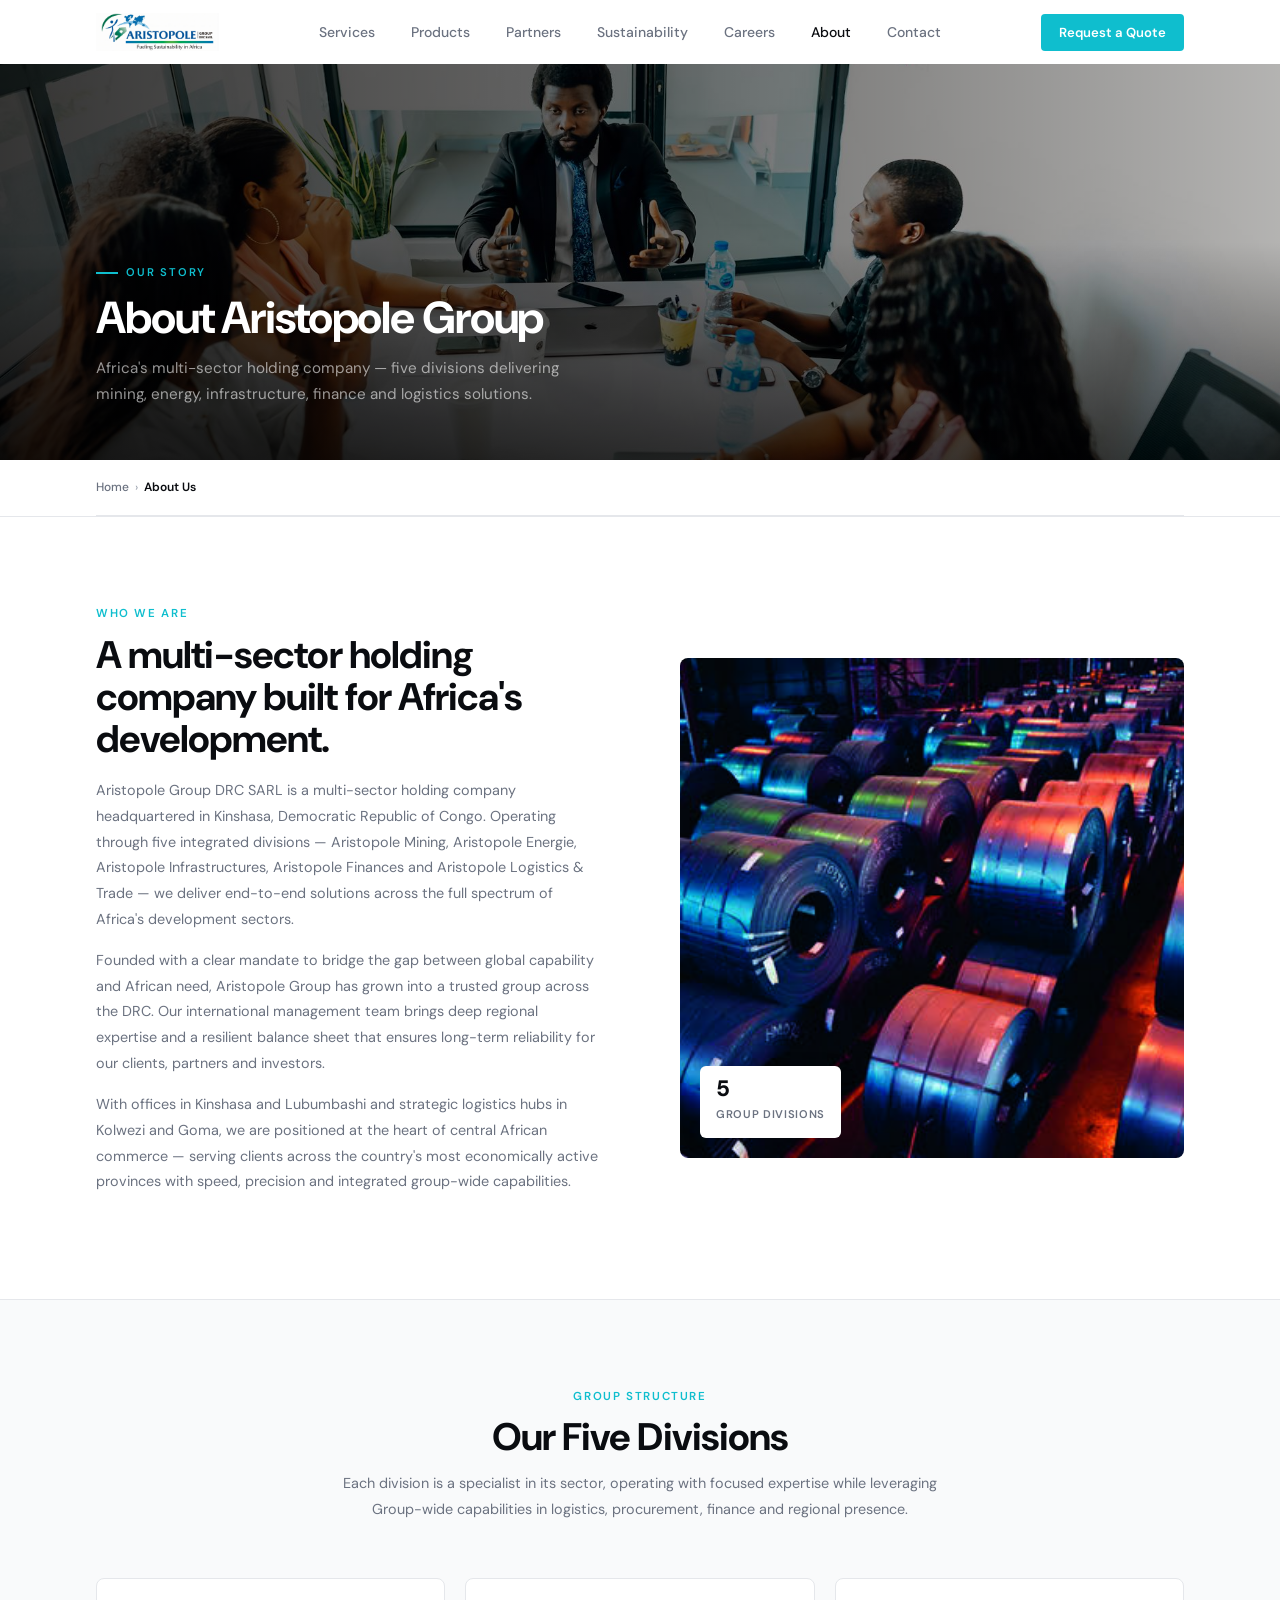
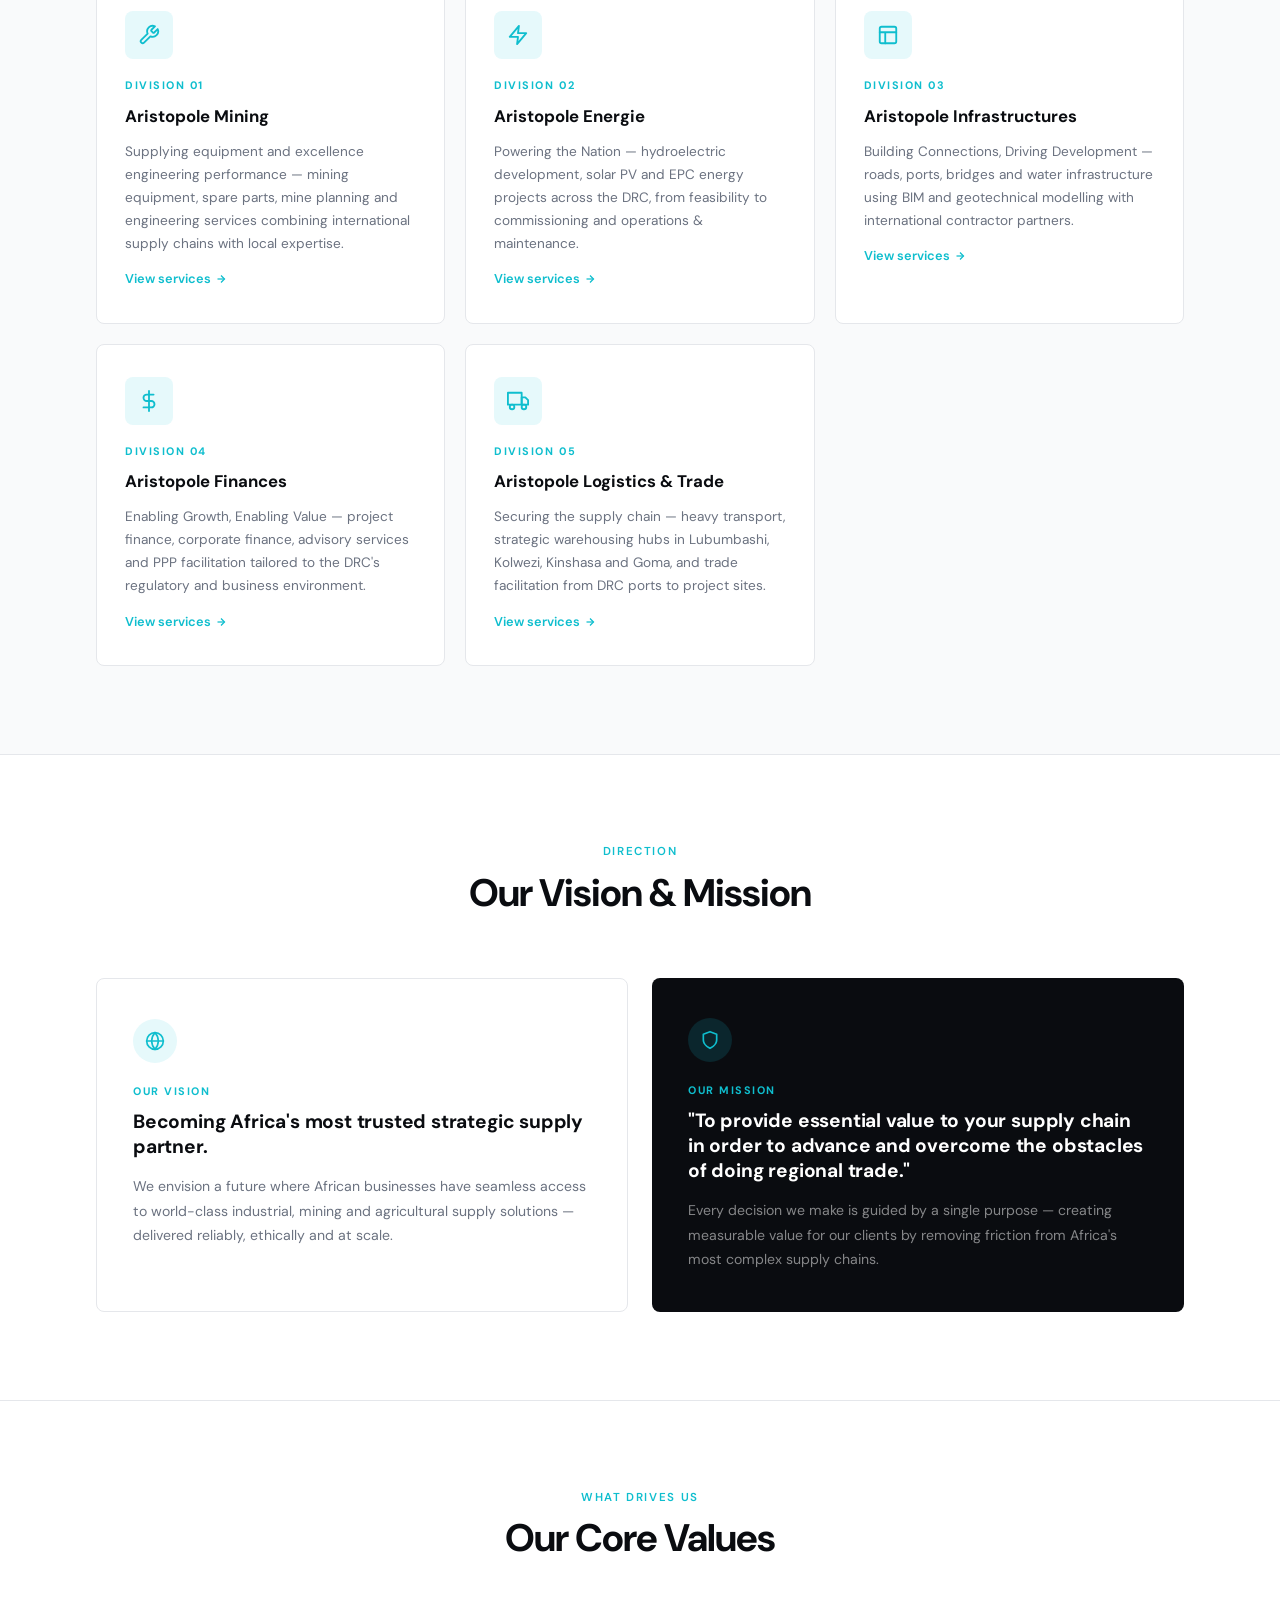
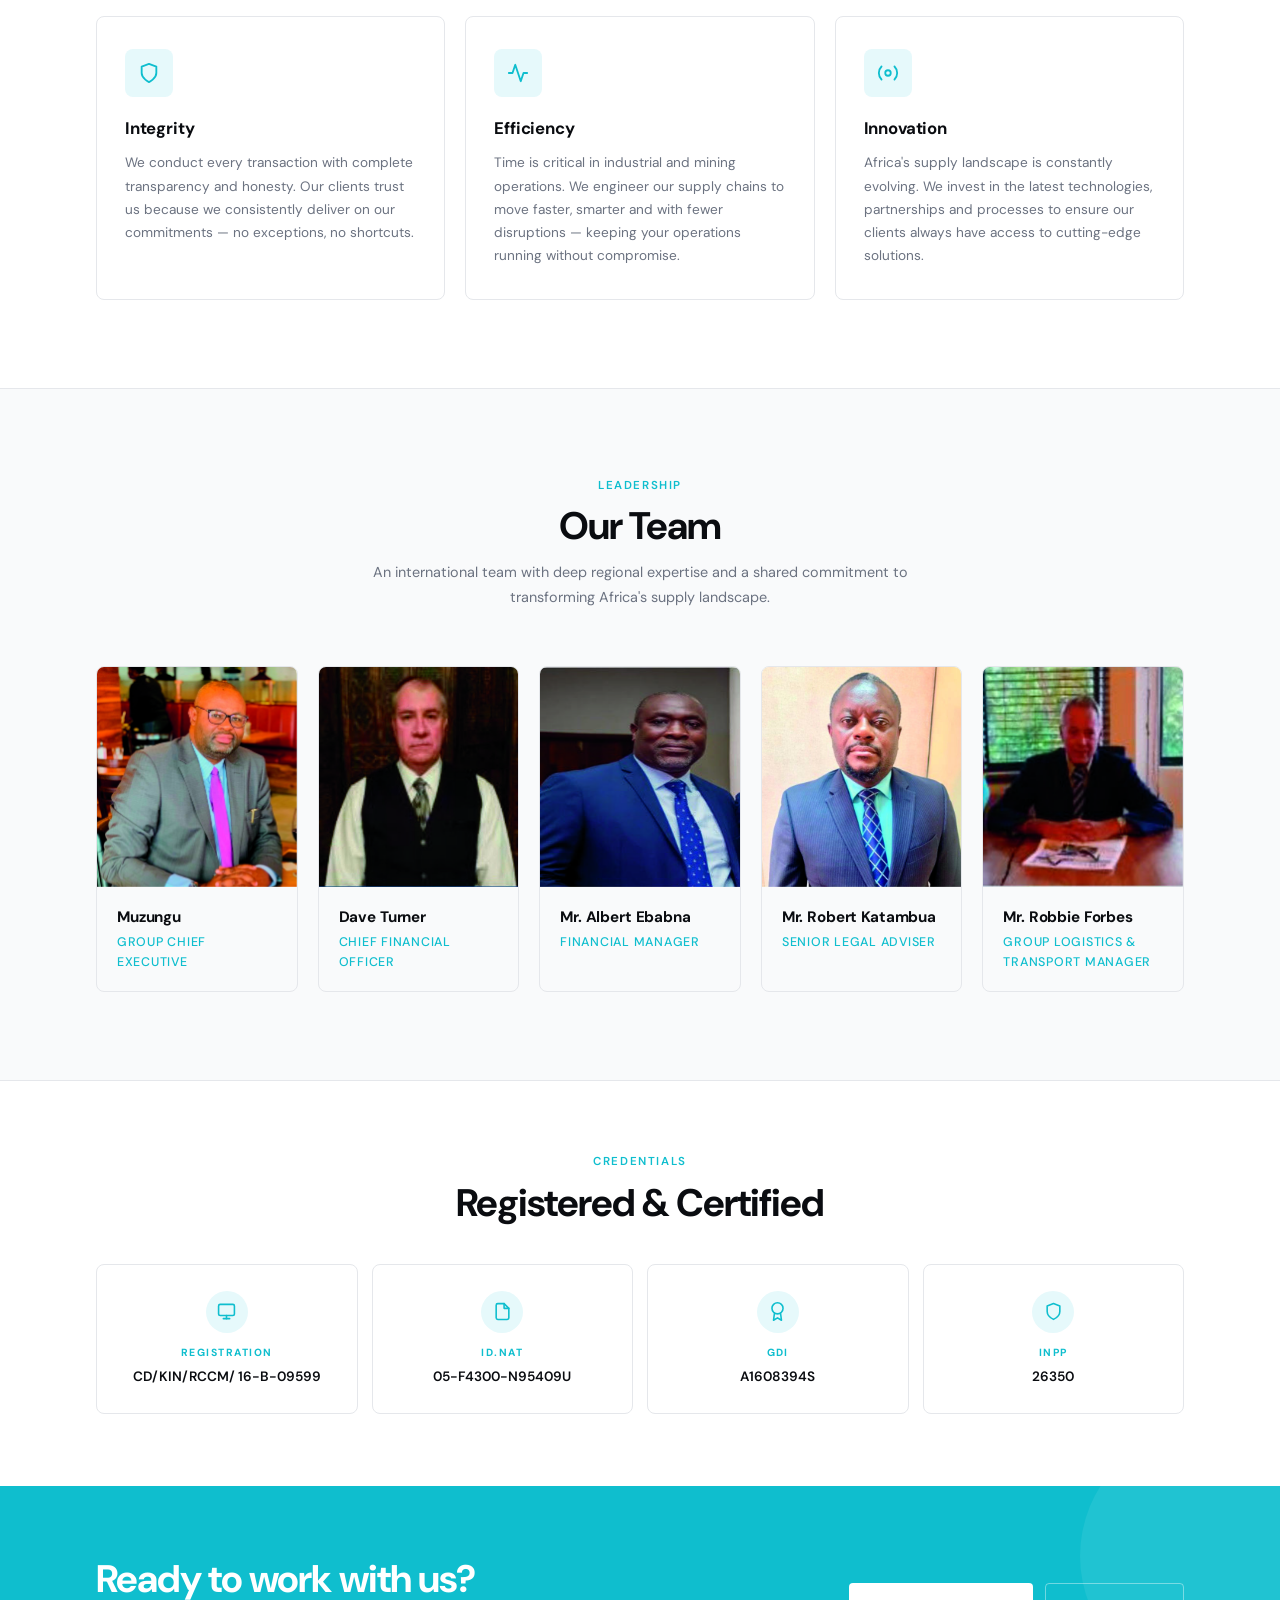
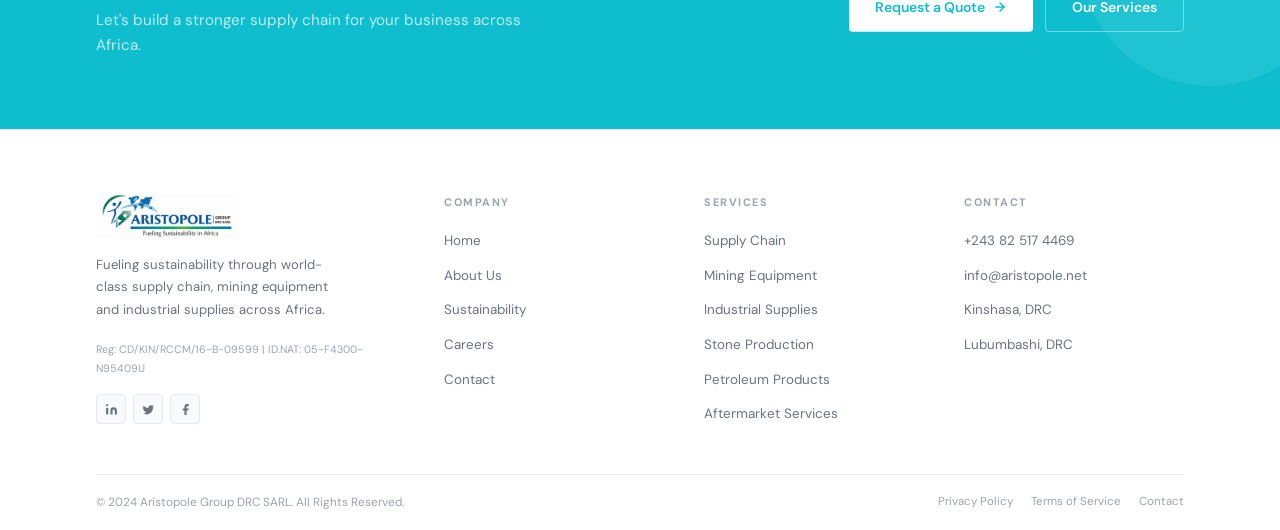
<file: about.html>
<!DOCTYPE html>
<html lang="en">
<head>
  <meta charset="UTF-8" />
  <meta name="viewport" content="width=device-width, initial-scale=1.0" />
  <title>About Us — Aristopole Group DRC SARL</title>
  <meta name="description" content="Learn about Aristopole Group — Africa's strategic supply partner based in Kinshasa, DRC. Our story, vision, mission, values and leadership team." />
  <link rel="icon" type="image/png" href="Assets/logos/Aristopole-Favicon.png" />
  <link rel="stylesheet" href="css/styles.css" />
</head>
<body>

<nav class="nav" id="nav">
  <div class="wrap">
    <div class="nav-inner">
      <a href="index.html" aria-label="Aristopole Group home">
        <img class="nav-logo" src="Assets/images/Aristopole_ Logo_ Revamp_Color.jpg" alt="Aristopole Group" style="height:38px;width:auto;object-fit:contain;" />
      </a>
      <ul class="nav-links">
        <li><a href="services.html">Services</a></li>
        <li><a href="products.html">Products</a></li>
        <li><a href="partners.html">Partners</a></li>
        <li><a href="sustainability.html">Sustainability</a></li>
        <li><a href="careers.html">Careers</a></li>
        <li><a href="about.html" class="on">About</a></li>
        <li><a href="contact.html">Contact</a></li>
      </ul>
      <a class="nav-cta" href="contact.html">Request a Quote</a>
      <button class="nav-burger" id="burger" aria-label="Toggle menu" aria-expanded="false" aria-controls="drawer">
        <span></span><span></span><span></span>
      </button>
    </div>
  </div>
</nav>
<nav class="nav-drawer" id="drawer">
  <a href="services.html"       onclick="closeDrawer()">Services</a>
  <a href="products.html"       onclick="closeDrawer()">Products</a>
  <a href="partners.html"       onclick="closeDrawer()">Partners</a>
  <a href="sustainability.html" onclick="closeDrawer()">Sustainability</a>
  <a href="careers.html"        onclick="closeDrawer()">Careers</a>
  <a href="about.html"          onclick="closeDrawer()">About</a>
  <a href="contact.html"        onclick="closeDrawer()">Contact</a>
  <a href="contact.html" class="mob-cta" onclick="closeDrawer()">Request a Quote</a>
</nav>

<!-- Page Hero -->
<div class="page-hero">
  <div class="page-hero-bg"><img src="Assets/images/pexels_hero_about.jpg" alt="About Aristopole Group" loading="eager" /></div>
  <div class="page-hero-grad"></div>
  <div class="page-hero-body">
    <div class="wrap">
      <div class="page-hero-eyebrow">Our Story</div>
      <h1 class="page-hero-h">About Aristopole Group</h1>
      <p class="page-hero-sub">Africa's multi-sector holding company — five divisions delivering mining, energy, infrastructure, finance and logistics solutions.</p>
    </div>
  </div>
</div>

<!-- Breadcrumb -->
<div style="border-bottom:1px solid var(--border);">
  <div class="wrap">
    <div class="breadcrumb">
      <a href="index.html">Home</a>
      <span>›</span>
      <strong>About Us</strong>
    </div>
  </div>
</div>

<!-- Company Overview -->
<section style="padding:88px 0; background:var(--white);">
  <div class="wrap">
    <div class="split-grid">
      <div class="split-text rv">
        <div class="sec-label">Who We Are</div>
        <h2 class="sec-title">A multi-sector holding company built for Africa's development.</h2>
        <p>Aristopole Group DRC SARL is a multi-sector holding company headquartered in Kinshasa, Democratic Republic of Congo. Operating through five integrated divisions — Aristopole Mining, Aristopole Energie, Aristopole Infrastructures, Aristopole Finances and Aristopole Logistics &amp; Trade — we deliver end-to-end solutions across the full spectrum of Africa's development sectors.</p>
        <p>Founded with a clear mandate to bridge the gap between global capability and African need, Aristopole Group has grown into a trusted group across the DRC. Our international management team brings deep regional expertise and a resilient balance sheet that ensures long-term reliability for our clients, partners and investors.</p>
        <p>With offices in Kinshasa and Lubumbashi and strategic logistics hubs in Kolwezi and Goma, we are positioned at the heart of central African commerce — serving clients across the country's most economically active provinces with speed, precision and integrated group-wide capabilities.</p>
      </div>
      <div class="split-img rv">
        <img src="Assets/images/img91.jpg" alt="Aristopole operations" loading="lazy" />
        <div class="split-badge">
          <strong>5</strong>
          <span>Group Divisions</span>
        </div>
      </div>
    </div>
  </div>
</section>

<!-- Group Divisions -->
<section style="padding:88px 0; background:var(--surface); border-top:1px solid var(--border);">
  <div class="wrap">
    <div style="text-align:center; max-width:600px; margin:0 auto 56px;" class="rv">
      <div class="sec-label">Group Structure</div>
      <h2 class="sec-title">Our Five Divisions</h2>
      <p style="font-size:0.9rem;color:var(--muted);line-height:1.8;margin-top:12px;">Each division is a specialist in its sector, operating with focused expertise while leveraging Group-wide capabilities in logistics, procurement, finance and regional presence.</p>
    </div>
    <div class="grid-3col" style="gap:20px;">

      <div class="rv d1" style="padding:32px 28px; border:1px solid var(--border); border-radius:8px; background:var(--white);">
        <div style="width:48px;height:48px;border-radius:8px;background:#E6F9FB;display:flex;align-items:center;justify-content:center;margin-bottom:18px;">
          <svg width="22" height="22" viewBox="0 0 24 24" fill="none" stroke="var(--blue)" stroke-width="2" stroke-linecap="round" stroke-linejoin="round"><path d="M14.7 6.3a1 1 0 0 0 0 1.4l1.6 1.6a1 1 0 0 0 1.4 0l3.77-3.77a6 6 0 0 1-7.94 7.94l-6.91 6.91a2.12 2.12 0 0 1-3-3l6.91-6.91a6 6 0 0 1 7.94-7.94l-3.76 3.76z"/></svg>
        </div>
        <div style="font-size:0.68rem;font-weight:700;letter-spacing:0.14em;text-transform:uppercase;color:var(--blue);margin-bottom:8px;">Division 01</div>
        <h3 style="font-size:1.05rem;font-weight:700;color:var(--ink);margin-bottom:10px;">Aristopole Mining</h3>
        <p style="font-size:0.85rem;color:var(--muted);line-height:1.7;">Supplying equipment and excellence engineering performance — mining equipment, spare parts, mine planning and engineering services combining international supply chains with local expertise.</p>
        <a href="services.html#supply-chain" style="font-size:0.8rem;color:var(--blue);font-weight:600;display:inline-flex;align-items:center;gap:4px;margin-top:14px;">View services <svg width="12" height="12" viewBox="0 0 24 24" fill="none" stroke="currentColor" stroke-width="2.5"><line x1="5" y1="12" x2="19" y2="12"/><polyline points="12 5 19 12 12 19"/></svg></a>
      </div>

      <div class="rv d2" style="padding:32px 28px; border:1px solid var(--border); border-radius:8px; background:var(--white);">
        <div style="width:48px;height:48px;border-radius:8px;background:#E6F9FB;display:flex;align-items:center;justify-content:center;margin-bottom:18px;">
          <svg width="22" height="22" viewBox="0 0 24 24" fill="none" stroke="var(--blue)" stroke-width="2" stroke-linecap="round" stroke-linejoin="round"><path d="M13 2L3 14h9l-1 8 10-12h-9l1-8z"/></svg>
        </div>
        <div style="font-size:0.68rem;font-weight:700;letter-spacing:0.14em;text-transform:uppercase;color:var(--blue);margin-bottom:8px;">Division 02</div>
        <h3 style="font-size:1.05rem;font-weight:700;color:var(--ink);margin-bottom:10px;">Aristopole Energie</h3>
        <p style="font-size:0.85rem;color:var(--muted);line-height:1.7;">Powering the Nation — hydroelectric development, solar PV and EPC energy projects across the DRC, from feasibility to commissioning and operations &amp; maintenance.</p>
        <a href="services.html#hydroelectric" style="font-size:0.8rem;color:var(--blue);font-weight:600;display:inline-flex;align-items:center;gap:4px;margin-top:14px;">View services <svg width="12" height="12" viewBox="0 0 24 24" fill="none" stroke="currentColor" stroke-width="2.5"><line x1="5" y1="12" x2="19" y2="12"/><polyline points="12 5 19 12 12 19"/></svg></a>
      </div>

      <div class="rv d3" style="padding:32px 28px; border:1px solid var(--border); border-radius:8px; background:var(--white);">
        <div style="width:48px;height:48px;border-radius:8px;background:#E6F9FB;display:flex;align-items:center;justify-content:center;margin-bottom:18px;">
          <svg width="22" height="22" viewBox="0 0 24 24" fill="none" stroke="var(--blue)" stroke-width="2" stroke-linecap="round" stroke-linejoin="round"><rect x="3" y="3" width="18" height="18" rx="2"/><path d="M3 9h18M9 21V9"/></svg>
        </div>
        <div style="font-size:0.68rem;font-weight:700;letter-spacing:0.14em;text-transform:uppercase;color:var(--blue);margin-bottom:8px;">Division 03</div>
        <h3 style="font-size:1.05rem;font-weight:700;color:var(--ink);margin-bottom:10px;">Aristopole Infrastructures</h3>
        <p style="font-size:0.85rem;color:var(--muted);line-height:1.7;">Building Connections, Driving Development — roads, ports, bridges and water infrastructure using BIM and geotechnical modelling with international contractor partners.</p>
        <a href="services.html#roads" style="font-size:0.8rem;color:var(--blue);font-weight:600;display:inline-flex;align-items:center;gap:4px;margin-top:14px;">View services <svg width="12" height="12" viewBox="0 0 24 24" fill="none" stroke="currentColor" stroke-width="2.5"><line x1="5" y1="12" x2="19" y2="12"/><polyline points="12 5 19 12 12 19"/></svg></a>
      </div>

      <div class="rv d4" style="padding:32px 28px; border:1px solid var(--border); border-radius:8px; background:var(--white);">
        <div style="width:48px;height:48px;border-radius:8px;background:#E6F9FB;display:flex;align-items:center;justify-content:center;margin-bottom:18px;">
          <svg width="22" height="22" viewBox="0 0 24 24" fill="none" stroke="var(--blue)" stroke-width="2" stroke-linecap="round" stroke-linejoin="round"><line x1="12" y1="1" x2="12" y2="23"/><path d="M17 5H9.5a3.5 3.5 0 0 0 0 7h5a3.5 3.5 0 0 1 0 7H6"/></svg>
        </div>
        <div style="font-size:0.68rem;font-weight:700;letter-spacing:0.14em;text-transform:uppercase;color:var(--blue);margin-bottom:8px;">Division 04</div>
        <h3 style="font-size:1.05rem;font-weight:700;color:var(--ink);margin-bottom:10px;">Aristopole Finances</h3>
        <p style="font-size:0.85rem;color:var(--muted);line-height:1.7;">Enabling Growth, Enabling Value — project finance, corporate finance, advisory services and PPP facilitation tailored to the DRC's regulatory and business environment.</p>
        <a href="services.html#project-finance" style="font-size:0.8rem;color:var(--blue);font-weight:600;display:inline-flex;align-items:center;gap:4px;margin-top:14px;">View services <svg width="12" height="12" viewBox="0 0 24 24" fill="none" stroke="currentColor" stroke-width="2.5"><line x1="5" y1="12" x2="19" y2="12"/><polyline points="12 5 19 12 12 19"/></svg></a>
      </div>

      <div class="rv d5" style="padding:32px 28px; border:1px solid var(--border); border-radius:8px; background:var(--white);">
        <div style="width:48px;height:48px;border-radius:8px;background:#E6F9FB;display:flex;align-items:center;justify-content:center;margin-bottom:18px;">
          <svg width="22" height="22" viewBox="0 0 24 24" fill="none" stroke="var(--blue)" stroke-width="2" stroke-linecap="round" stroke-linejoin="round"><rect x="1" y="3" width="15" height="13"/><polygon points="16 8 20 8 23 11 23 16 16 16 16 8"/><circle cx="5.5" cy="18.5" r="2.5"/><circle cx="18.5" cy="18.5" r="2.5"/></svg>
        </div>
        <div style="font-size:0.68rem;font-weight:700;letter-spacing:0.14em;text-transform:uppercase;color:var(--blue);margin-bottom:8px;">Division 05</div>
        <h3 style="font-size:1.05rem;font-weight:700;color:var(--ink);margin-bottom:10px;">Aristopole Logistics &amp; Trade</h3>
        <p style="font-size:0.85rem;color:var(--muted);line-height:1.7;">Securing the supply chain — heavy transport, strategic warehousing hubs in Lubumbashi, Kolwezi, Kinshasa and Goma, and trade facilitation from DRC ports to project sites.</p>
        <a href="services.html#supply-chain" style="font-size:0.8rem;color:var(--blue);font-weight:600;display:inline-flex;align-items:center;gap:4px;margin-top:14px;">View services <svg width="12" height="12" viewBox="0 0 24 24" fill="none" stroke="currentColor" stroke-width="2.5"><line x1="5" y1="12" x2="19" y2="12"/><polyline points="12 5 19 12 12 19"/></svg></a>
      </div>

    </div>
  </div>
</section>

<!-- Vision & Mission -->
<section style="padding:88px 0; background:var(--white); border-top:1px solid var(--border);">
  <div class="wrap">
    <div style="text-align:center; max-width:640px; margin:0 auto 64px;" class="rv">
      <div class="sec-label">Direction</div>
      <h2 class="sec-title">Our Vision &amp; Mission</h2>
    </div>
    <div class="grid-2col" style="gap:24px;">
      <div style="background:var(--white); border:1px solid var(--border); border-radius:8px; padding:40px 36px;" class="rv d1">
        <div style="width:44px;height:44px;border-radius:50%;background:#E6F9FB;display:flex;align-items:center;justify-content:center;margin-bottom:20px;">
          <svg width="20" height="20" viewBox="0 0 24 24" fill="none" stroke="var(--blue)" stroke-width="2" stroke-linecap="round" stroke-linejoin="round"><circle cx="12" cy="12" r="10"/><line x1="2" y1="12" x2="22" y2="12"/><path d="M12 2a15.3 15.3 0 0 1 4 10 15.3 15.3 0 0 1-4 10 15.3 15.3 0 0 1-4-10 15.3 15.3 0 0 1 4-10z"/></svg>
        </div>
        <div style="font-size:0.68rem;font-weight:700;letter-spacing:0.14em;text-transform:uppercase;color:var(--blue);margin-bottom:10px;">Our Vision</div>
        <h3 style="font-size:1.2rem;font-weight:700;color:var(--ink);line-height:1.3;margin-bottom:14px;letter-spacing:-0.01em;">Becoming Africa's most trusted strategic supply partner.</h3>
        <p style="font-size:0.88rem;color:var(--muted);line-height:1.75;">We envision a future where African businesses have seamless access to world-class industrial, mining and agricultural supply solutions — delivered reliably, ethically and at scale.</p>
      </div>
      <div style="background:var(--ink); border-radius:8px; padding:40px 36px;" class="rv d2">
        <div style="width:44px;height:44px;border-radius:50%;background:rgba(15,190,206,0.15);display:flex;align-items:center;justify-content:center;margin-bottom:20px;">
          <svg width="20" height="20" viewBox="0 0 24 24" fill="none" stroke="var(--blue)" stroke-width="2" stroke-linecap="round" stroke-linejoin="round"><path d="M12 22s8-4 8-10V5l-8-3-8 3v7c0 6 8 10 8 10z"/></svg>
        </div>
        <div style="font-size:0.68rem;font-weight:700;letter-spacing:0.14em;text-transform:uppercase;color:var(--blue);margin-bottom:10px;">Our Mission</div>
        <h3 style="font-size:1.2rem;font-weight:700;color:var(--white);line-height:1.3;margin-bottom:14px;letter-spacing:-0.01em;">"To provide essential value to your supply chain in order to advance and overcome the obstacles of doing regional trade."</h3>
        <p style="font-size:0.88rem;color:rgba(255,255,255,0.5);line-height:1.75;">Every decision we make is guided by a single purpose — creating measurable value for our clients by removing friction from Africa's most complex supply chains.</p>
      </div>
    </div>
  </div>
</section>

<!-- Values -->
<section style="padding:88px 0; background:var(--white); border-top:1px solid var(--border);">
  <div class="wrap">
    <div style="text-align:center; max-width:560px; margin:0 auto 56px;" class="rv">
      <div class="sec-label">What Drives Us</div>
      <h2 class="sec-title">Our Core Values</h2>
    </div>
    <div class="grid-3col" style="gap:20px;">
      <div class="rv d1" style="padding:32px 28px; border:1px solid var(--border); border-radius:8px; transition:box-shadow 0.25s,transform 0.25s;">
        <div style="width:48px;height:48px;border-radius:8px;background:#E6F9FB;display:flex;align-items:center;justify-content:center;margin-bottom:18px;">
          <svg width="22" height="22" viewBox="0 0 24 24" fill="none" stroke="var(--blue)" stroke-width="2" stroke-linecap="round" stroke-linejoin="round"><path d="M12 22s8-4 8-10V5l-8-3-8 3v7c0 6 8 10 8 10z"/></svg>
        </div>
        <h3 style="font-size:1.05rem;font-weight:700;color:var(--ink);margin-bottom:10px;letter-spacing:-0.01em;">Integrity</h3>
        <p style="font-size:0.85rem;color:var(--muted);line-height:1.7;">We conduct every transaction with complete transparency and honesty. Our clients trust us because we consistently deliver on our commitments — no exceptions, no shortcuts.</p>
      </div>
      <div class="rv d2" style="padding:32px 28px; border:1px solid var(--border); border-radius:8px;">
        <div style="width:48px;height:48px;border-radius:8px;background:#E6F9FB;display:flex;align-items:center;justify-content:center;margin-bottom:18px;">
          <svg width="22" height="22" viewBox="0 0 24 24" fill="none" stroke="var(--blue)" stroke-width="2" stroke-linecap="round" stroke-linejoin="round"><polyline points="22 12 18 12 15 21 9 3 6 12 2 12"/></svg>
        </div>
        <h3 style="font-size:1.05rem;font-weight:700;color:var(--ink);margin-bottom:10px;letter-spacing:-0.01em;">Efficiency</h3>
        <p style="font-size:0.85rem;color:var(--muted);line-height:1.7;">Time is critical in industrial and mining operations. We engineer our supply chains to move faster, smarter and with fewer disruptions — keeping your operations running without compromise.</p>
      </div>
      <div class="rv d3" style="padding:32px 28px; border:1px solid var(--border); border-radius:8px;">
        <div style="width:48px;height:48px;border-radius:8px;background:#E6F9FB;display:flex;align-items:center;justify-content:center;margin-bottom:18px;">
          <svg width="22" height="22" viewBox="0 0 24 24" fill="none" stroke="var(--blue)" stroke-width="2" stroke-linecap="round" stroke-linejoin="round"><circle cx="12" cy="12" r="3"/><path d="M19.07 4.93a10 10 0 0 1 0 14.14M4.93 4.93a10 10 0 0 0 0 14.14"/></svg>
        </div>
        <h3 style="font-size:1.05rem;font-weight:700;color:var(--ink);margin-bottom:10px;letter-spacing:-0.01em;">Innovation</h3>
        <p style="font-size:0.85rem;color:var(--muted);line-height:1.7;">Africa's supply landscape is constantly evolving. We invest in the latest technologies, partnerships and processes to ensure our clients always have access to cutting-edge solutions.</p>
      </div>
    </div>
  </div>
</section>

<!-- Leadership Team -->
<section style="padding:88px 0; background:var(--surface); border-top:1px solid var(--border);">
  <div class="wrap">
    <div style="text-align:center; max-width:560px; margin:0 auto 56px;" class="rv">
      <div class="sec-label">Leadership</div>
      <h2 class="sec-title">Our Team</h2>
      <p style="font-size:0.9rem;color:var(--muted);line-height:1.75;margin-top:12px;">An international team with deep regional expertise and a shared commitment to transforming Africa's supply landscape.</p>
    </div>
    <div class="team-grid" style="grid-template-columns:repeat(5,1fr);">
      <div class="team-card rv d1">
        <div class="team-card-img team-card-img--photo">
          <img src="Assets/images/img207.jpg" alt="Muzungu" loading="lazy" />
        </div>
        <div class="team-card-body">
          <div class="team-card-name">Muzungu</div>
          <div class="team-card-role">Group Chief Executive</div>
        </div>
      </div>
      <div class="team-card rv d2">
        <div class="team-card-img team-card-img--photo">
          <img src="Assets/images/img211.jpg" alt="Dave Turner" loading="lazy" />
        </div>
        <div class="team-card-body">
          <div class="team-card-name">Dave Turner</div>
          <div class="team-card-role">Chief Financial Officer</div>
        </div>
      </div>
      <div class="team-card rv d3">
        <div class="team-card-img team-card-img--photo">
          <img src="Assets/images/img208.jpg" alt="Mr. Albert Ebabna" loading="lazy" />
        </div>
        <div class="team-card-body">
          <div class="team-card-name">Mr. Albert Ebabna</div>
          <div class="team-card-role">Financial Manager</div>
        </div>
      </div>
      <div class="team-card rv d4">
        <div class="team-card-img team-card-img--photo">
          <img src="Assets/images/img210.jpg" alt="Mr. Robert Katambua" loading="lazy" />
        </div>
        <div class="team-card-body">
          <div class="team-card-name">Mr. Robert Katambua</div>
          <div class="team-card-role">Senior Legal Adviser</div>
        </div>
      </div>
      <div class="team-card rv d5">
        <div class="team-card-img team-card-img--photo">
          <img src="Assets/images/img209.jpg" alt="Mr. Robbie Forbes" loading="lazy" />
        </div>
        <div class="team-card-body">
          <div class="team-card-name">Mr. Robbie Forbes</div>
          <div class="team-card-role">Group Logistics &amp; Transport Manager</div>
        </div>
      </div>
    </div>
  </div>
</section>

<!-- Certifications -->
<section style="padding:72px 0; background:var(--white); border-top:1px solid var(--border);">
  <div class="wrap">
    <div style="text-align:center; margin-bottom:40px;" class="rv">
      <div class="sec-label">Credentials</div>
      <h2 class="sec-title">Registered &amp; Certified</h2>
    </div>
    <div class="cert-grid">
      <div class="cert-card rv d1"><div class="cert-ico"><svg viewBox="0 0 24 24"><rect x="2" y="3" width="20" height="14" rx="2"/><line x1="8" y1="21" x2="16" y2="21"/><line x1="12" y1="17" x2="12" y2="21"/></svg></div><div class="cert-lbl">Registration</div><div class="cert-val">CD/KIN/RCCM/ 16-B-09599</div></div>
      <div class="cert-card rv d2"><div class="cert-ico"><svg viewBox="0 0 24 24"><path d="M14 2H6a2 2 0 0 0-2 2v16a2 2 0 0 0 2 2h12a2 2 0 0 0 2-2V8z"/><polyline points="14 2 14 8 20 8"/></svg></div><div class="cert-lbl">ID.NAT</div><div class="cert-val">05-F4300-N95409U</div></div>
      <div class="cert-card rv d3"><div class="cert-ico"><svg viewBox="0 0 24 24"><circle cx="12" cy="8" r="7"/><polyline points="8.21 13.89 7 23 12 20 17 23 15.79 13.88"/></svg></div><div class="cert-lbl">GDI</div><div class="cert-val">A1608394S</div></div>
      <div class="cert-card rv d4"><div class="cert-ico"><svg viewBox="0 0 24 24"><path d="M12 22s8-4 8-10V5l-8-3-8 3v7c0 6 8 10 8 10z"/></svg></div><div class="cert-lbl">INPP</div><div class="cert-val">26350</div></div>
    </div>
  </div>
</section>

<!-- CTA -->
<div class="cta-band">
  <div class="wrap">
    <div class="cta-inner rv">
      <div class="cta-band-text">
        <h2 class="cta-h">Ready to work with us?</h2>
        <p>Let's build a stronger supply chain for your business across Africa.</p>
      </div>
      <div class="cta-btns">
        <a href="contact.html" class="btn-white">Request a Quote <svg viewBox="0 0 24 24" fill="none" stroke="currentColor" stroke-width="2.5" stroke-linecap="round" stroke-linejoin="round" style="width:14px;height:14px;flex-shrink:0;"><line x1="5" y1="12" x2="19" y2="12"/><polyline points="12 5 19 12 12 19"/></svg></a>
        <a href="services.html" class="btn-ghost">Our Services</a>
      </div>
    </div>
  </div>
</div>

<footer class="footer">
  <div class="wrap">
    <div class="footer-top">
      <div class="f-brand">
        <img src="Assets/images/Aristopole_ Logo_ Revamp_Color.jpg" alt="Aristopole Group" />
        <p>Fueling sustainability through world-class supply chain, mining equipment and industrial supplies across Africa.</p>
        <div class="f-reg">Reg: CD/KIN/RCCM/16-B-09599 | ID.NAT: 05-F4300-N95409U</div>
        <div class="f-socials">
          <a href="#" class="f-soc" aria-label="LinkedIn"><svg viewBox="0 0 24 24"><path d="M16 8a6 6 0 0 1 6 6v7h-4v-7a2 2 0 0 0-4 0v7h-4v-7a6 6 0 0 1 6-6z"/><rect x="2" y="9" width="4" height="12"/><circle cx="4" cy="4" r="2"/></svg></a>
          <a href="#" class="f-soc" aria-label="Twitter"><svg viewBox="0 0 24 24"><path d="M22 4s-.7 2.1-2 3.4c1.6 10-9.4 17.3-18 11.6 2.2.1 4.4-.6 6-2C3 15.5.5 9.6 3 5c2.2 2.6 5.6 4.1 9 4-.9-4.2 4-6.6 7-3.8 1.1 0 3-1.2 3-1.2z"/></svg></a>
          <a href="#" class="f-soc" aria-label="Facebook"><svg viewBox="0 0 24 24"><path d="M18 2h-3a5 5 0 0 0-5 5v3H7v4h3v8h4v-8h3l1-4h-4V7a1 1 0 0 1 1-1h3z"/></svg></a>
        </div>
      </div>
      <div class="f-col"><h4>Company</h4><ul><li><a href="index.html">Home</a></li><li><a href="about.html">About Us</a></li><li><a href="sustainability.html">Sustainability</a></li><li><a href="careers.html">Careers</a></li><li><a href="contact.html">Contact</a></li></ul></div>
      <div class="f-col"><h4>Services</h4><ul><li><a href="services.html">Supply Chain</a></li><li><a href="services.html">Mining Equipment</a></li><li><a href="services.html">Industrial Supplies</a></li><li><a href="services.html">Stone Production</a></li><li><a href="services.html">Petroleum Products</a></li><li><a href="services.html">Aftermarket Services</a></li></ul></div>
      <div class="f-col"><h4>Contact</h4><ul><li><a href="tel:+243825174469">+243 82 517 4469</a></li><li><a href="mailto:info@aristopole.net">info@aristopole.net</a></li><li><a href="contact.html">Kinshasa, DRC</a></li><li><a href="contact.html">Lubumbashi, DRC</a></li></ul></div>
    </div>

    <div class="footer-bar">
      <p>&copy; 2024 Aristopole Group DRC SARL. All Rights Reserved.</p>
      <div class="footer-bar-links"><a href="#">Privacy Policy</a><a href="#">Terms of Service</a><a href="contact.html">Contact</a></div>
    </div>
  </div>
</footer>
<script src="js/main.js"></script>
</body>
</html>
</file>
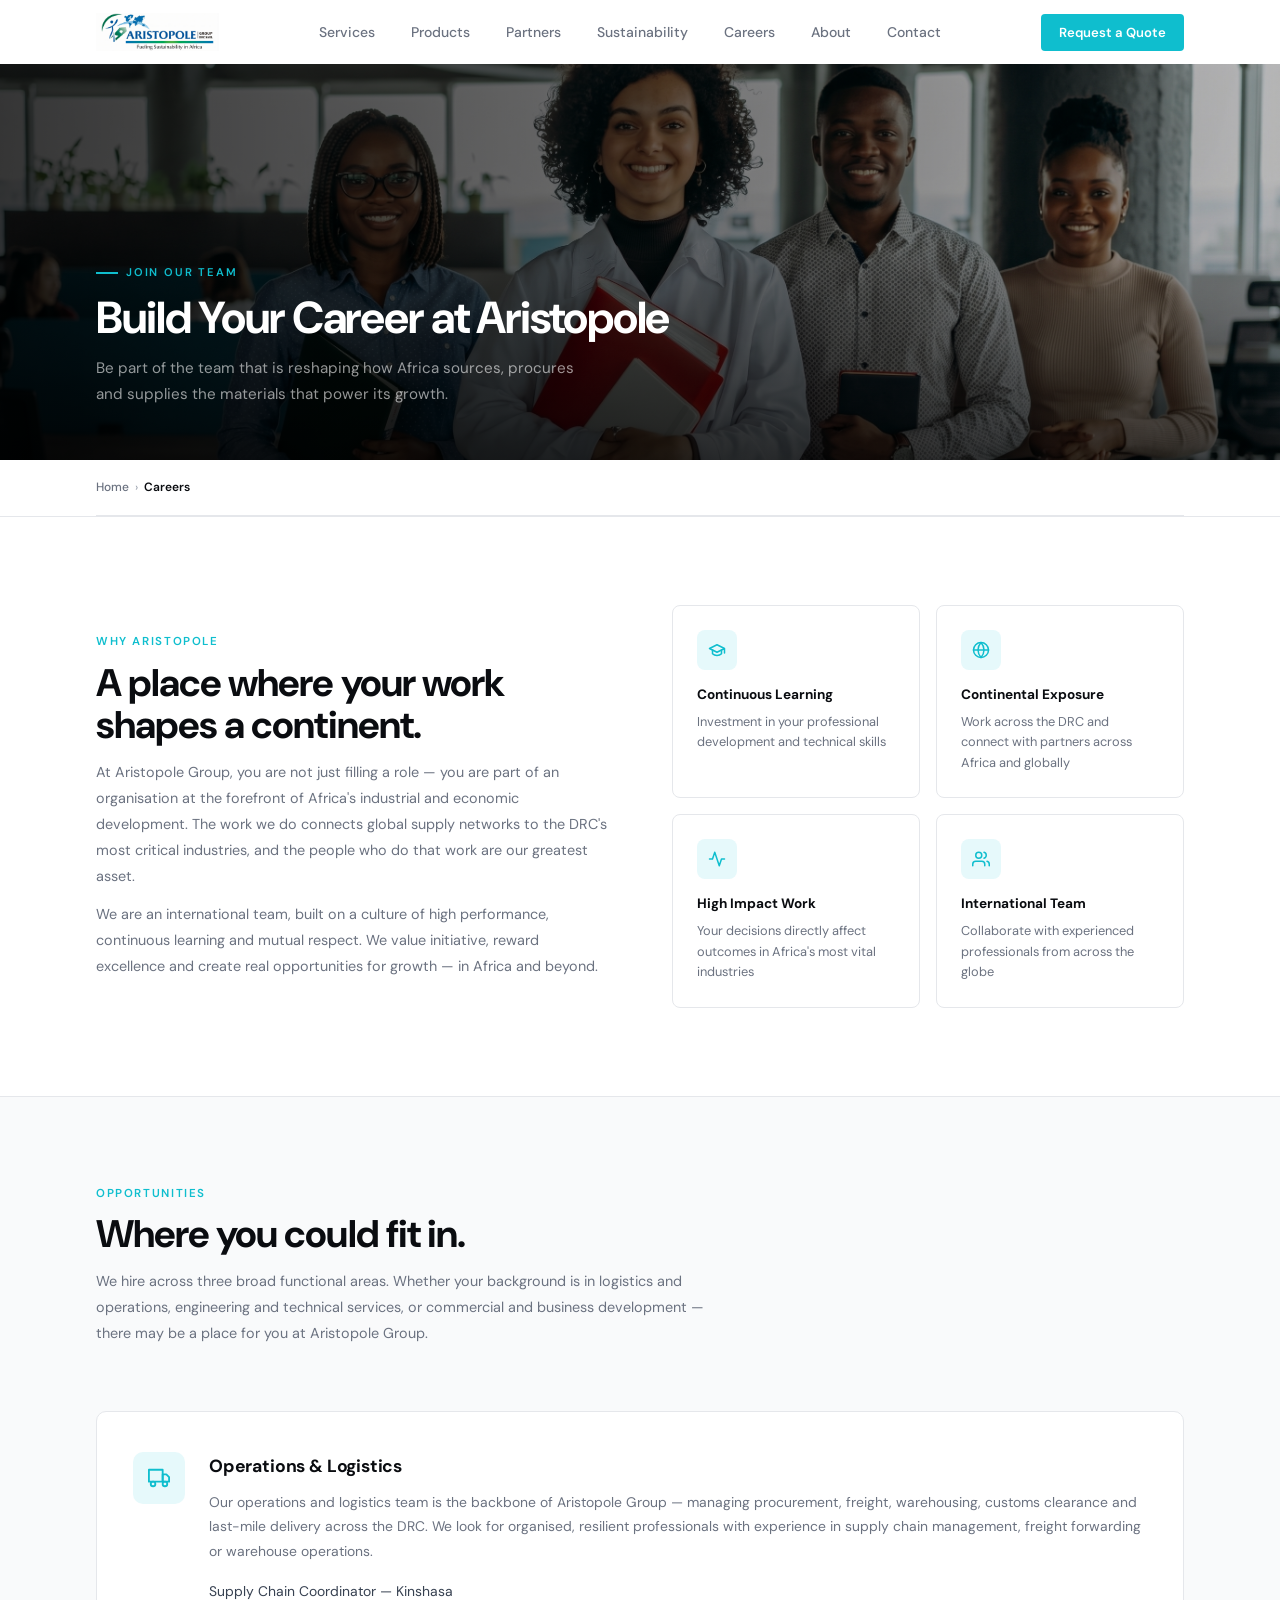
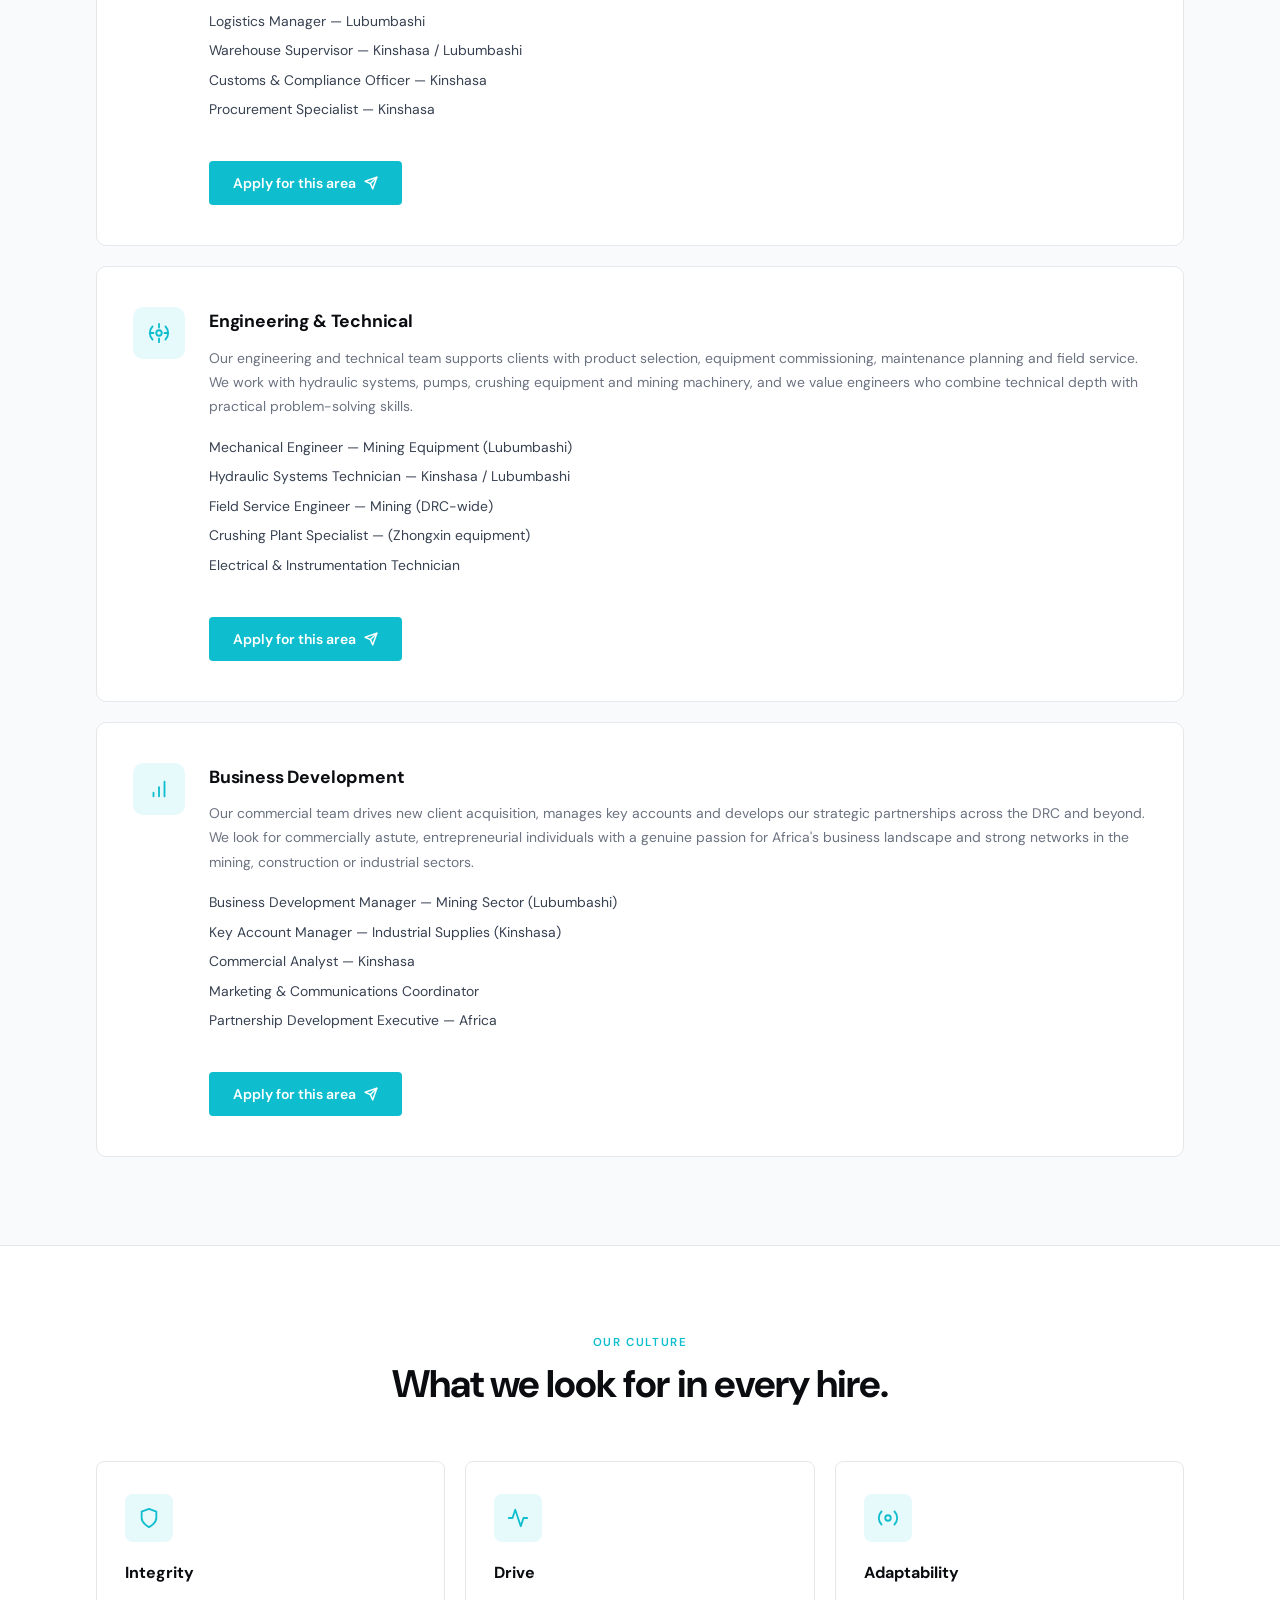
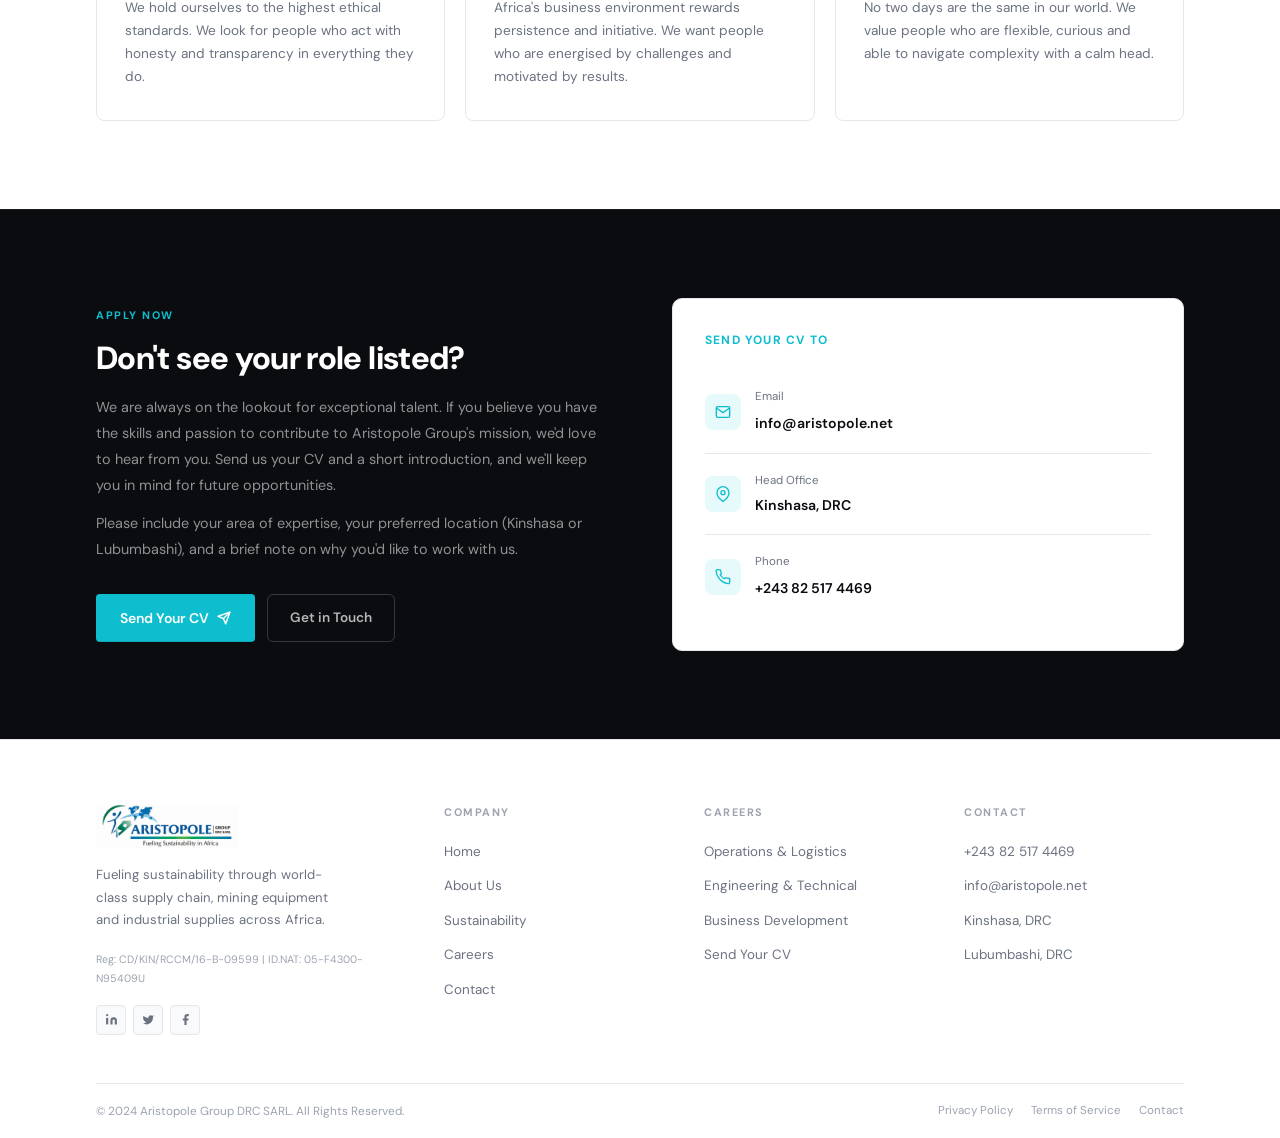
<file: careers.html>
<!DOCTYPE html>
<html lang="en">
<head>
  <meta charset="UTF-8" />
  <meta name="viewport" content="width=device-width, initial-scale=1.0" />
  <title>Careers — Aristopole Group DRC SARL</title>
  <meta name="description" content="Join Aristopole Group — build your career at Africa's leading strategic supply partner. Explore roles in operations, engineering and business development." />
  <link rel="icon" type="image/png" href="Assets/logos/Aristopole-Favicon.png" />
  <link rel="stylesheet" href="css/styles.css" />
</head>
<body>

<nav class="nav" id="nav">
  <div class="wrap">
    <div class="nav-inner">
      <a href="index.html" aria-label="Aristopole Group home">
        <img class="nav-logo" src="Assets/images/Aristopole_ Logo_ Revamp_Color.jpg" alt="Aristopole Group" style="height:38px;width:auto;object-fit:contain;" />
      </a>
      <ul class="nav-links">
        <li><a href="services.html">Services</a></li>
        <li><a href="products.html">Products</a></li>
        <li><a href="partners.html">Partners</a></li>
        <li><a href="sustainability.html">Sustainability</a></li>
        <li><a href="careers.html" class="on">Careers</a></li>
        <li><a href="about.html">About</a></li>
        <li><a href="contact.html">Contact</a></li>
      </ul>
      <a class="nav-cta" href="contact.html">Request a Quote</a>
      <button class="nav-burger" id="burger" aria-label="Toggle menu" aria-expanded="false" aria-controls="drawer">
        <span></span><span></span><span></span>
      </button>
    </div>
  </div>
</nav>
<nav class="nav-drawer" id="drawer">
  <a href="services.html"       onclick="closeDrawer()">Services</a>
  <a href="products.html"       onclick="closeDrawer()">Products</a>
  <a href="partners.html"       onclick="closeDrawer()">Partners</a>
  <a href="sustainability.html" onclick="closeDrawer()">Sustainability</a>
  <a href="careers.html"        onclick="closeDrawer()">Careers</a>
  <a href="about.html"          onclick="closeDrawer()">About</a>
  <a href="contact.html"        onclick="closeDrawer()">Contact</a>
  <a href="contact.html" class="mob-cta" onclick="closeDrawer()">Request a Quote</a>
</nav>

<!-- Page Hero -->
<div class="page-hero">
  <div class="page-hero-bg"><img src="Assets/images/pexels_hero_careers02.jpg" alt="Careers at Aristopole Group" loading="eager" /></div>
  <div class="page-hero-grad"></div>
  <div class="page-hero-body">
    <div class="wrap">
      <div class="page-hero-eyebrow">Join Our Team</div>
      <h1 class="page-hero-h">Build Your Career at Aristopole</h1>
      <p class="page-hero-sub">Be part of the team that is reshaping how Africa sources, procures and supplies the materials that power its growth.</p>
    </div>
  </div>
</div>

<!-- Breadcrumb -->
<div style="border-bottom:1px solid var(--border);">
  <div class="wrap">
    <div class="breadcrumb">
      <a href="index.html">Home</a>
      <span>›</span>
      <strong>Careers</strong>
    </div>
  </div>
</div>

<!-- Why Work With Us -->
<section style="padding:88px 0; background:var(--white);">
  <div class="wrap">
    <div class="grid-2col" style="gap:64px;align-items:center;">
      <div class="rv">
        <div class="sec-label">Why Aristopole</div>
        <h2 class="sec-title">A place where your work shapes a continent.</h2>
        <p style="font-size:0.9rem;color:var(--muted);line-height:1.8;margin-top:14px;">At Aristopole Group, you are not just filling a role — you are part of an organisation at the forefront of Africa's industrial and economic development. The work we do connects global supply networks to the DRC's most critical industries, and the people who do that work are our greatest asset.</p>
        <p style="font-size:0.9rem;color:var(--muted);line-height:1.8;margin-top:12px;">We are an international team, built on a culture of high performance, continuous learning and mutual respect. We value initiative, reward excellence and create real opportunities for growth — in Africa and beyond.</p>
      </div>
      <div class="grid-2col rv d1" style="gap:16px;">
        <div style="padding:24px;border:1px solid var(--border);border-radius:8px;">
          <div style="width:40px;height:40px;border-radius:8px;background:#E6F9FB;display:flex;align-items:center;justify-content:center;margin-bottom:14px;">
            <svg width="18" height="18" viewBox="0 0 24 24" fill="none" stroke="var(--blue)" stroke-width="2" stroke-linecap="round" stroke-linejoin="round"><path d="M22 10v6M2 10l10-5 10 5-10 5z"/><path d="M6 12v5c3 3 9 3 12 0v-5"/></svg>
          </div>
          <div style="font-size:0.85rem;font-weight:700;color:var(--ink);margin-bottom:6px;">Continuous Learning</div>
          <div style="font-size:0.8rem;color:var(--muted);line-height:1.6;">Investment in your professional development and technical skills</div>
        </div>
        <div style="padding:24px;border:1px solid var(--border);border-radius:8px;">
          <div style="width:40px;height:40px;border-radius:8px;background:#E6F9FB;display:flex;align-items:center;justify-content:center;margin-bottom:14px;">
            <svg width="18" height="18" viewBox="0 0 24 24" fill="none" stroke="var(--blue)" stroke-width="2" stroke-linecap="round" stroke-linejoin="round"><circle cx="12" cy="12" r="10"/><line x1="2" y1="12" x2="22" y2="12"/><path d="M12 2a15.3 15.3 0 0 1 4 10 15.3 15.3 0 0 1-4 10 15.3 15.3 0 0 1-4-10 15.3 15.3 0 0 1 4-10z"/></svg>
          </div>
          <div style="font-size:0.85rem;font-weight:700;color:var(--ink);margin-bottom:6px;">Continental Exposure</div>
          <div style="font-size:0.8rem;color:var(--muted);line-height:1.6;">Work across the DRC and connect with partners across Africa and globally</div>
        </div>
        <div style="padding:24px;border:1px solid var(--border);border-radius:8px;">
          <div style="width:40px;height:40px;border-radius:8px;background:#E6F9FB;display:flex;align-items:center;justify-content:center;margin-bottom:14px;">
            <svg width="18" height="18" viewBox="0 0 24 24" fill="none" stroke="var(--blue)" stroke-width="2" stroke-linecap="round" stroke-linejoin="round"><polyline points="22 12 18 12 15 21 9 3 6 12 2 12"/></svg>
          </div>
          <div style="font-size:0.85rem;font-weight:700;color:var(--ink);margin-bottom:6px;">High Impact Work</div>
          <div style="font-size:0.8rem;color:var(--muted);line-height:1.6;">Your decisions directly affect outcomes in Africa's most vital industries</div>
        </div>
        <div style="padding:24px;border:1px solid var(--border);border-radius:8px;">
          <div style="width:40px;height:40px;border-radius:8px;background:#E6F9FB;display:flex;align-items:center;justify-content:center;margin-bottom:14px;">
            <svg width="18" height="18" viewBox="0 0 24 24" fill="none" stroke="var(--blue)" stroke-width="2" stroke-linecap="round" stroke-linejoin="round"><path d="M17 21v-2a4 4 0 0 0-4-4H5a4 4 0 0 0-4 4v2"/><circle cx="9" cy="7" r="4"/><path d="M23 21v-2a4 4 0 0 0-3-3.87"/><path d="M16 3.13a4 4 0 0 1 0 7.75"/></svg>
          </div>
          <div style="font-size:0.85rem;font-weight:700;color:var(--ink);margin-bottom:6px;">International Team</div>
          <div style="font-size:0.8rem;color:var(--muted);line-height:1.6;">Collaborate with experienced professionals from across the globe</div>
        </div>
      </div>
    </div>
  </div>
</section>

<!-- Role Categories -->
<section style="padding:88px 0; background:var(--surface); border-top:1px solid var(--border);">
  <div class="wrap">
    <div style="max-width:620px; margin-bottom:64px;" class="rv">
      <div class="sec-label">Opportunities</div>
      <h2 class="sec-title">Where you could fit in.</h2>
      <p style="font-size:0.9rem;color:var(--muted);line-height:1.8;margin-top:14px;">We hire across three broad functional areas. Whether your background is in logistics and operations, engineering and technical services, or commercial and business development — there may be a place for you at Aristopole Group.</p>
    </div>

    <!-- Category 1: Operations & Logistics -->
    <div style="background:var(--white);border:1px solid var(--border);border-radius:10px;padding:40px 36px;margin-bottom:20px;" class="rv d1" id="operations">
      <div class="opp-inner">
        <div style="width:52px;height:52px;border-radius:10px;background:#E6F9FB;display:flex;align-items:center;justify-content:center;flex-shrink:0;">
          <svg width="22" height="22" viewBox="0 0 24 24" fill="none" stroke="var(--blue)" stroke-width="2" stroke-linecap="round" stroke-linejoin="round"><rect x="1" y="3" width="15" height="13"/><polygon points="16 8 20 8 23 11 23 16 16 16 16 8"/><circle cx="5.5" cy="18.5" r="2.5"/><circle cx="18.5" cy="18.5" r="2.5"/></svg>
        </div>
        <div style="flex:1;">
          <h3 style="font-size:1.1rem;font-weight:700;color:var(--ink);margin-bottom:10px;letter-spacing:-0.01em;">Operations &amp; Logistics</h3>
          <p style="font-size:0.87rem;color:var(--muted);line-height:1.75;margin-bottom:18px;">Our operations and logistics team is the backbone of Aristopole Group — managing procurement, freight, warehousing, customs clearance and last-mile delivery across the DRC. We look for organised, resilient professionals with experience in supply chain management, freight forwarding or warehouse operations.</p>
          <ul class="feat-list">
            <li>Supply Chain Coordinator — Kinshasa</li>
            <li>Logistics Manager — Lubumbashi</li>
            <li>Warehouse Supervisor — Kinshasa / Lubumbashi</li>
            <li>Customs &amp; Compliance Officer — Kinshasa</li>
            <li>Procurement Specialist — Kinshasa</li>
          </ul>
          <a href="mailto:info@aristopole.net?subject=Application — Operations %26 Logistics" class="btn-primary" style="display:inline-flex;align-items:center;gap:8px;margin-top:24px;">Apply for this area <svg viewBox="0 0 24 24" fill="none" stroke="currentColor" stroke-width="2.5" stroke-linecap="round" stroke-linejoin="round" style="width:14px;height:14px;"><line x1="22" y1="2" x2="11" y2="13"/><polygon points="22 2 15 22 11 13 2 9 22 2"/></svg></a>
        </div>
      </div>
    </div>

    <!-- Category 2: Engineering & Technical -->
    <div style="background:var(--white);border:1px solid var(--border);border-radius:10px;padding:40px 36px;margin-bottom:20px;" class="rv d2" id="engineering">
      <div class="opp-inner">
        <div style="width:52px;height:52px;border-radius:10px;background:#E6F9FB;display:flex;align-items:center;justify-content:center;flex-shrink:0;">
          <svg width="22" height="22" viewBox="0 0 24 24" fill="none" stroke="var(--blue)" stroke-width="2" stroke-linecap="round" stroke-linejoin="round"><circle cx="12" cy="12" r="3"/><path d="M19.07 4.93a10 10 0 0 1 0 14.14M4.93 4.93a10 10 0 0 0 0 14.14"/><path d="M12 2v4m0 12v4M2 12h4m12 0h4"/></svg>
        </div>
        <div style="flex:1;">
          <h3 style="font-size:1.1rem;font-weight:700;color:var(--ink);margin-bottom:10px;letter-spacing:-0.01em;">Engineering &amp; Technical</h3>
          <p style="font-size:0.87rem;color:var(--muted);line-height:1.75;margin-bottom:18px;">Our engineering and technical team supports clients with product selection, equipment commissioning, maintenance planning and field service. We work with hydraulic systems, pumps, crushing equipment and mining machinery, and we value engineers who combine technical depth with practical problem-solving skills.</p>
          <ul class="feat-list">
            <li>Mechanical Engineer — Mining Equipment (Lubumbashi)</li>
            <li>Hydraulic Systems Technician — Kinshasa / Lubumbashi</li>
            <li>Field Service Engineer — Mining (DRC-wide)</li>
            <li>Crushing Plant Specialist — (Zhongxin equipment)</li>
            <li>Electrical &amp; Instrumentation Technician</li>
          </ul>
          <a href="mailto:info@aristopole.net?subject=Application — Engineering %26 Technical" class="btn-primary" style="display:inline-flex;align-items:center;gap:8px;margin-top:24px;">Apply for this area <svg viewBox="0 0 24 24" fill="none" stroke="currentColor" stroke-width="2.5" stroke-linecap="round" stroke-linejoin="round" style="width:14px;height:14px;"><line x1="22" y1="2" x2="11" y2="13"/><polygon points="22 2 15 22 11 13 2 9 22 2"/></svg></a>
        </div>
      </div>
    </div>

    <!-- Category 3: Business Development -->
    <div style="background:var(--white);border:1px solid var(--border);border-radius:10px;padding:40px 36px;" class="rv d3" id="business-dev">
      <div class="opp-inner">
        <div style="width:52px;height:52px;border-radius:10px;background:#E6F9FB;display:flex;align-items:center;justify-content:center;flex-shrink:0;">
          <svg width="22" height="22" viewBox="0 0 24 24" fill="none" stroke="var(--blue)" stroke-width="2" stroke-linecap="round" stroke-linejoin="round"><line x1="12" y1="20" x2="12" y2="10"/><line x1="18" y1="20" x2="18" y2="4"/><line x1="6" y1="20" x2="6" y2="16"/></svg>
        </div>
        <div style="flex:1;">
          <h3 style="font-size:1.1rem;font-weight:700;color:var(--ink);margin-bottom:10px;letter-spacing:-0.01em;">Business Development</h3>
          <p style="font-size:0.87rem;color:var(--muted);line-height:1.75;margin-bottom:18px;">Our commercial team drives new client acquisition, manages key accounts and develops our strategic partnerships across the DRC and beyond. We look for commercially astute, entrepreneurial individuals with a genuine passion for Africa's business landscape and strong networks in the mining, construction or industrial sectors.</p>
          <ul class="feat-list">
            <li>Business Development Manager — Mining Sector (Lubumbashi)</li>
            <li>Key Account Manager — Industrial Supplies (Kinshasa)</li>
            <li>Commercial Analyst — Kinshasa</li>
            <li>Marketing &amp; Communications Coordinator</li>
            <li>Partnership Development Executive — Africa</li>
          </ul>
          <a href="mailto:info@aristopole.net?subject=Application — Business Development" class="btn-primary" style="display:inline-flex;align-items:center;gap:8px;margin-top:24px;">Apply for this area <svg viewBox="0 0 24 24" fill="none" stroke="currentColor" stroke-width="2.5" stroke-linecap="round" stroke-linejoin="round" style="width:14px;height:14px;"><line x1="22" y1="2" x2="11" y2="13"/><polygon points="22 2 15 22 11 13 2 9 22 2"/></svg></a>
        </div>
      </div>
    </div>
  </div>
</section>

<!-- What We Look For -->
<section style="padding:88px 0; background:var(--white); border-top:1px solid var(--border);">
  <div class="wrap">
    <div style="text-align:center;max-width:600px;margin:0 auto 56px;" class="rv">
      <div class="sec-label">Our Culture</div>
      <h2 class="sec-title">What we look for in every hire.</h2>
    </div>
    <div class="grid-3col" style="gap:20px;">
      <div class="rv d1" style="padding:32px 28px;border:1px solid var(--border);border-radius:8px;">
        <div style="width:48px;height:48px;border-radius:8px;background:#E6F9FB;display:flex;align-items:center;justify-content:center;margin-bottom:18px;">
          <svg width="22" height="22" viewBox="0 0 24 24" fill="none" stroke="var(--blue)" stroke-width="2" stroke-linecap="round" stroke-linejoin="round"><path d="M12 22s8-4 8-10V5l-8-3-8 3v7c0 6 8 10 8 10z"/></svg>
        </div>
        <h3 style="font-size:1rem;font-weight:700;color:var(--ink);margin-bottom:10px;">Integrity</h3>
        <p style="font-size:0.85rem;color:var(--muted);line-height:1.7;">We hold ourselves to the highest ethical standards. We look for people who act with honesty and transparency in everything they do.</p>
      </div>
      <div class="rv d2" style="padding:32px 28px;border:1px solid var(--border);border-radius:8px;">
        <div style="width:48px;height:48px;border-radius:8px;background:#E6F9FB;display:flex;align-items:center;justify-content:center;margin-bottom:18px;">
          <svg width="22" height="22" viewBox="0 0 24 24" fill="none" stroke="var(--blue)" stroke-width="2" stroke-linecap="round" stroke-linejoin="round"><polyline points="22 12 18 12 15 21 9 3 6 12 2 12"/></svg>
        </div>
        <h3 style="font-size:1rem;font-weight:700;color:var(--ink);margin-bottom:10px;">Drive</h3>
        <p style="font-size:0.85rem;color:var(--muted);line-height:1.7;">Africa's business environment rewards persistence and initiative. We want people who are energised by challenges and motivated by results.</p>
      </div>
      <div class="rv d3" style="padding:32px 28px;border:1px solid var(--border);border-radius:8px;">
        <div style="width:48px;height:48px;border-radius:8px;background:#E6F9FB;display:flex;align-items:center;justify-content:center;margin-bottom:18px;">
          <svg width="22" height="22" viewBox="0 0 24 24" fill="none" stroke="var(--blue)" stroke-width="2" stroke-linecap="round" stroke-linejoin="round"><circle cx="12" cy="12" r="3"/><path d="M19.07 4.93a10 10 0 0 1 0 14.14M4.93 4.93a10 10 0 0 0 0 14.14"/></svg>
        </div>
        <h3 style="font-size:1rem;font-weight:700;color:var(--ink);margin-bottom:10px;">Adaptability</h3>
        <p style="font-size:0.85rem;color:var(--muted);line-height:1.7;">No two days are the same in our world. We value people who are flexible, curious and able to navigate complexity with a calm head.</p>
      </div>
    </div>
  </div>
</section>

<!-- CV Submission CTA -->
<section style="padding:88px 0; background:var(--ink); border-top:1px solid rgba(255,255,255,0.07);">
  <div class="wrap">
    <div class="grid-2col" style="gap:64px;align-items:center;">
      <div class="rv">
        <div style="font-size:0.68rem;font-weight:700;letter-spacing:0.14em;text-transform:uppercase;color:var(--blue);margin-bottom:14px;">Apply Now</div>
        <h2 style="font-size:2rem;font-weight:800;color:var(--white);line-height:1.2;letter-spacing:-0.02em;margin-bottom:18px;">Don't see your role listed?</h2>
        <p style="font-size:0.9rem;color:rgba(255,255,255,0.55);line-height:1.8;">We are always on the lookout for exceptional talent. If you believe you have the skills and passion to contribute to Aristopole Group's mission, we'd love to hear from you. Send us your CV and a short introduction, and we'll keep you in mind for future opportunities.</p>
        <p style="font-size:0.9rem;color:rgba(255,255,255,0.55);line-height:1.8;margin-top:12px;">Please include your area of expertise, your preferred location (Kinshasa or Lubumbashi), and a brief note on why you'd like to work with us.</p>
        <div style="display:flex;gap:12px;flex-wrap:wrap;margin-top:32px;">
          <a href="mailto:info@aristopole.net?subject=CV Submission — Aristopole Group" class="btn-primary" style="display:inline-flex;align-items:center;gap:8px;">Send Your CV <svg viewBox="0 0 24 24" fill="none" stroke="currentColor" stroke-width="2.5" stroke-linecap="round" stroke-linejoin="round" style="width:14px;height:14px;"><line x1="22" y1="2" x2="11" y2="13"/><polygon points="22 2 15 22 11 13 2 9 22 2"/></svg></a>
          <a href="contact.html" style="display:inline-flex;align-items:center;gap:8px;padding:12px 22px;border:1px solid rgba(255,255,255,0.18);color:rgba(255,255,255,0.7);font-size:0.85rem;font-weight:600;border-radius:6px;text-decoration:none;transition:border-color 0.2s,color 0.2s;">Get in Touch</a>
        </div>
      </div>
      <div class="rv d1">
        <div style="border:1px solid var(--border);border-radius:10px;padding:32px;background:var(--white);">
          <div style="font-size:0.75rem;font-weight:700;letter-spacing:0.1em;text-transform:uppercase;color:var(--blue);margin-bottom:20px;">Send your CV to</div>
          <div style="display:flex;align-items:center;gap:14px;padding:18px 0;border-bottom:1px solid var(--border);">
            <div style="width:36px;height:36px;border-radius:8px;background:#E6F9FB;display:flex;align-items:center;justify-content:center;flex-shrink:0;">
              <svg width="16" height="16" viewBox="0 0 24 24" fill="none" stroke="var(--blue)" stroke-width="2" stroke-linecap="round" stroke-linejoin="round"><path d="M4 4h16c1.1 0 2 .9 2 2v12c0 1.1-.9 2-2 2H4c-1.1 0-2-.9-2-2V6c0-1.1.9-2 2-2z"/><polyline points="22,6 12,13 2,6"/></svg>
            </div>
            <div>
              <div style="font-size:0.72rem;color:var(--muted);margin-bottom:3px;">Email</div>
              <a href="mailto:info@aristopole.net" style="font-size:0.88rem;color:var(--ink);text-decoration:none;font-weight:600;">info@aristopole.net</a>
            </div>
          </div>
          <div style="display:flex;align-items:center;gap:14px;padding:18px 0;border-bottom:1px solid var(--border);">
            <div style="width:36px;height:36px;border-radius:8px;background:#E6F9FB;display:flex;align-items:center;justify-content:center;flex-shrink:0;">
              <svg width="16" height="16" viewBox="0 0 24 24" fill="none" stroke="var(--blue)" stroke-width="2" stroke-linecap="round" stroke-linejoin="round"><path d="M21 10c0 7-9 13-9 13s-9-6-9-13a9 9 0 0 1 18 0z"/><circle cx="12" cy="10" r="3"/></svg>
            </div>
            <div>
              <div style="font-size:0.72rem;color:var(--muted);margin-bottom:3px;">Head Office</div>
              <div style="font-size:0.88rem;color:var(--ink);font-weight:600;">Kinshasa, DRC</div>
            </div>
          </div>
          <div style="display:flex;align-items:center;gap:14px;padding:18px 0;">
            <div style="width:36px;height:36px;border-radius:8px;background:#E6F9FB;display:flex;align-items:center;justify-content:center;flex-shrink:0;">
              <svg width="16" height="16" viewBox="0 0 24 24" fill="none" stroke="var(--blue)" stroke-width="2" stroke-linecap="round" stroke-linejoin="round"><path d="M22 16.92v3a2 2 0 0 1-2.18 2 19.79 19.79 0 0 1-8.63-3.07A19.5 19.5 0 0 1 4.69 12 19.79 19.79 0 0 1 1.65 3.18 2 2 0 0 1 3.62 1h3a2 2 0 0 1 2 1.72c.127.96.361 1.903.7 2.81a2 2 0 0 1-.45 2.11L7.91 8.6a16 16 0 0 0 6 6l.91-.91a2 2 0 0 1 2.11-.45c.907.339 1.85.573 2.81.7A2 2 0 0 1 22 16.92z"/></svg>
            </div>
            <div>
              <div style="font-size:0.72rem;color:var(--muted);margin-bottom:3px;">Phone</div>
              <a href="tel:+243825174469" style="font-size:0.88rem;color:var(--ink);text-decoration:none;font-weight:600;">+243 82 517 4469</a>
            </div>
          </div>
        </div>
      </div>
    </div>
  </div>
</section>

<footer class="footer">
  <div class="wrap">
    <div class="footer-top">
      <div class="f-brand">
        <img src="Assets/images/Aristopole_ Logo_ Revamp_Color.jpg" alt="Aristopole Group" />
        <p>Fueling sustainability through world-class supply chain, mining equipment and industrial supplies across Africa.</p>
        <div class="f-reg">Reg: CD/KIN/RCCM/16-B-09599 | ID.NAT: 05-F4300-N95409U</div>
        <div class="f-socials">
          <a href="#" class="f-soc" aria-label="LinkedIn"><svg viewBox="0 0 24 24"><path d="M16 8a6 6 0 0 1 6 6v7h-4v-7a2 2 0 0 0-4 0v7h-4v-7a6 6 0 0 1 6-6z"/><rect x="2" y="9" width="4" height="12"/><circle cx="4" cy="4" r="2"/></svg></a>
          <a href="#" class="f-soc" aria-label="Twitter"><svg viewBox="0 0 24 24"><path d="M22 4s-.7 2.1-2 3.4c1.6 10-9.4 17.3-18 11.6 2.2.1 4.4-.6 6-2C3 15.5.5 9.6 3 5c2.2 2.6 5.6 4.1 9 4-.9-4.2 4-6.6 7-3.8 1.1 0 3-1.2 3-1.2z"/></svg></a>
          <a href="#" class="f-soc" aria-label="Facebook"><svg viewBox="0 0 24 24"><path d="M18 2h-3a5 5 0 0 0-5 5v3H7v4h3v8h4v-8h3l1-4h-4V7a1 1 0 0 1 1-1h3z"/></svg></a>
        </div>
      </div>
      <div class="f-col"><h4>Company</h4><ul><li><a href="index.html">Home</a></li><li><a href="about.html">About Us</a></li><li><a href="sustainability.html">Sustainability</a></li><li><a href="careers.html">Careers</a></li><li><a href="contact.html">Contact</a></li></ul></div>
      <div class="f-col"><h4>Careers</h4><ul><li><a href="careers.html#operations">Operations &amp; Logistics</a></li><li><a href="careers.html#engineering">Engineering &amp; Technical</a></li><li><a href="careers.html#business-dev">Business Development</a></li><li><a href="mailto:info@aristopole.net">Send Your CV</a></li></ul></div>
      <div class="f-col"><h4>Contact</h4><ul><li><a href="tel:+243825174469">+243 82 517 4469</a></li><li><a href="mailto:info@aristopole.net">info@aristopole.net</a></li><li><a href="contact.html">Kinshasa, DRC</a></li><li><a href="contact.html">Lubumbashi, DRC</a></li></ul></div>
    </div>

    <div class="footer-bar">
      <p>&copy; 2024 Aristopole Group DRC SARL. All Rights Reserved.</p>
      <div class="footer-bar-links"><a href="#">Privacy Policy</a><a href="#">Terms of Service</a><a href="contact.html">Contact</a></div>
    </div>
  </div>
</footer>
<script src="js/main.js"></script>
</body>
</html>
</file>
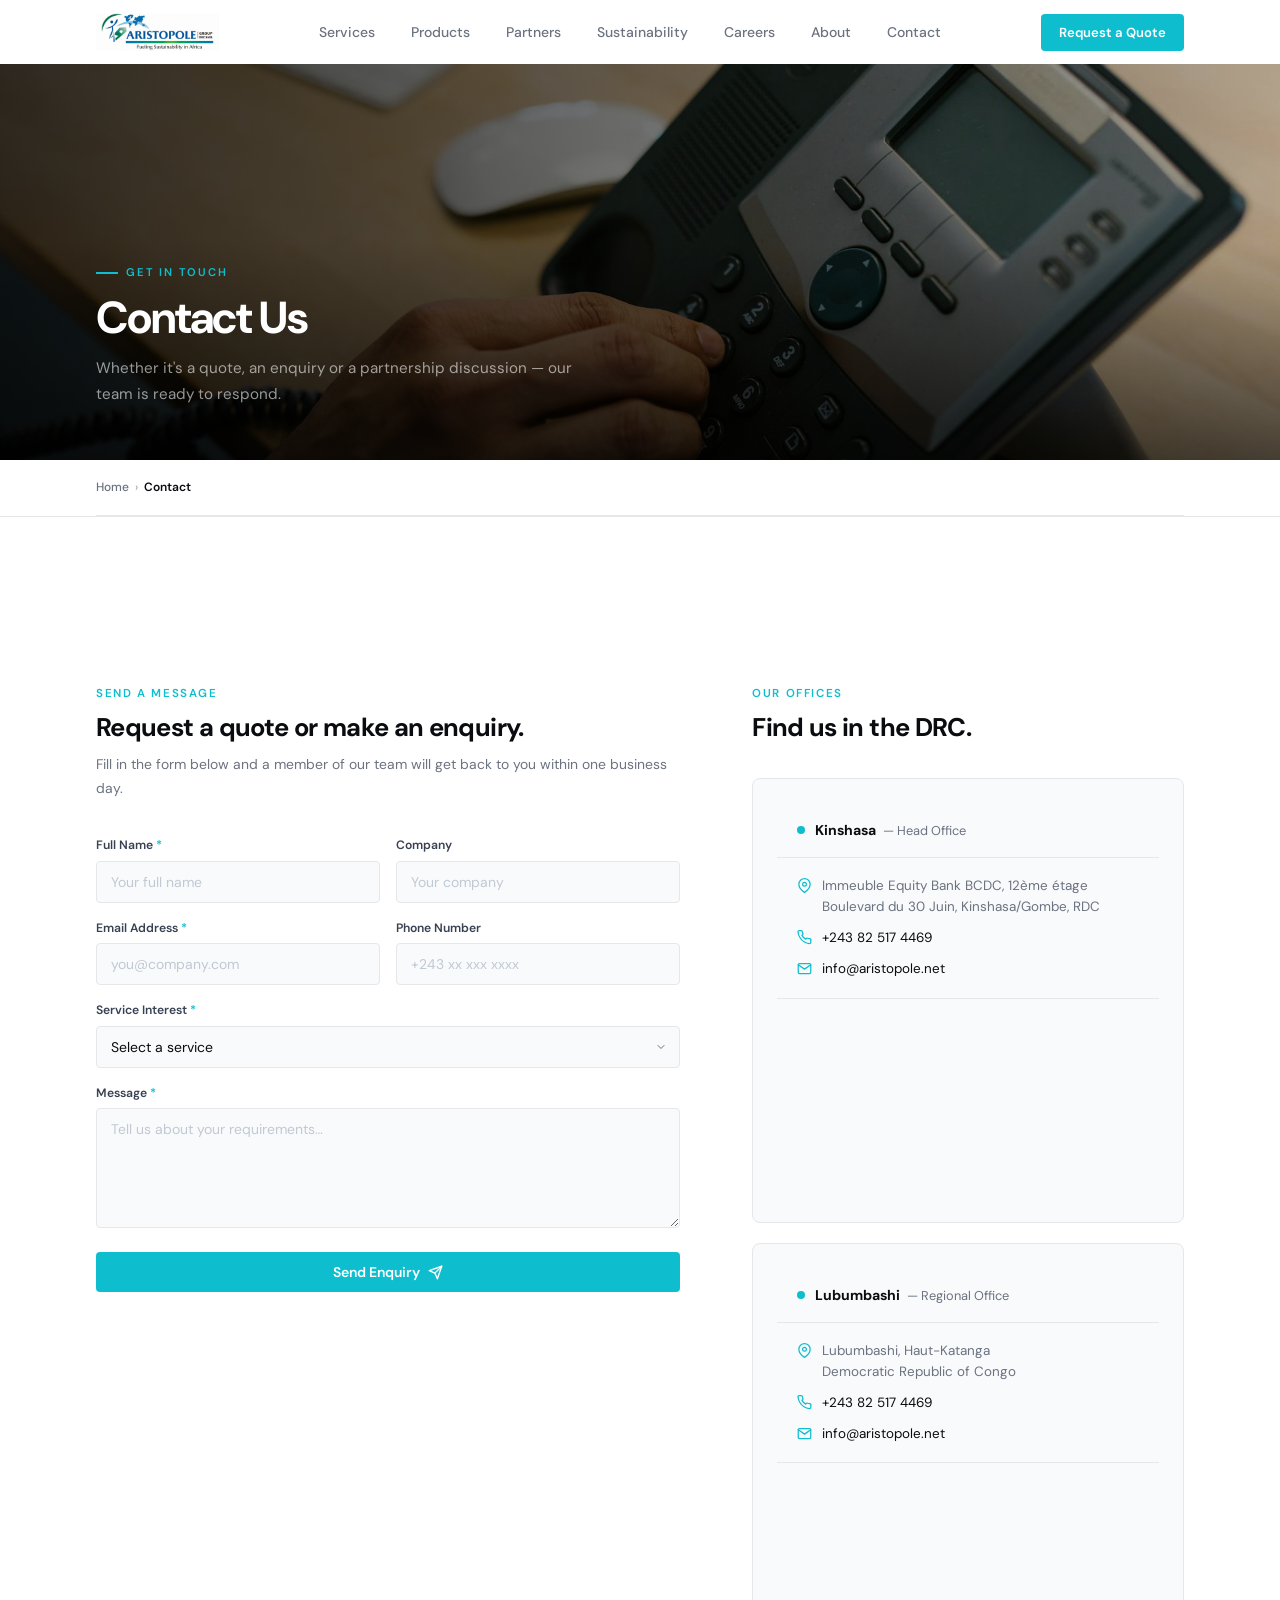
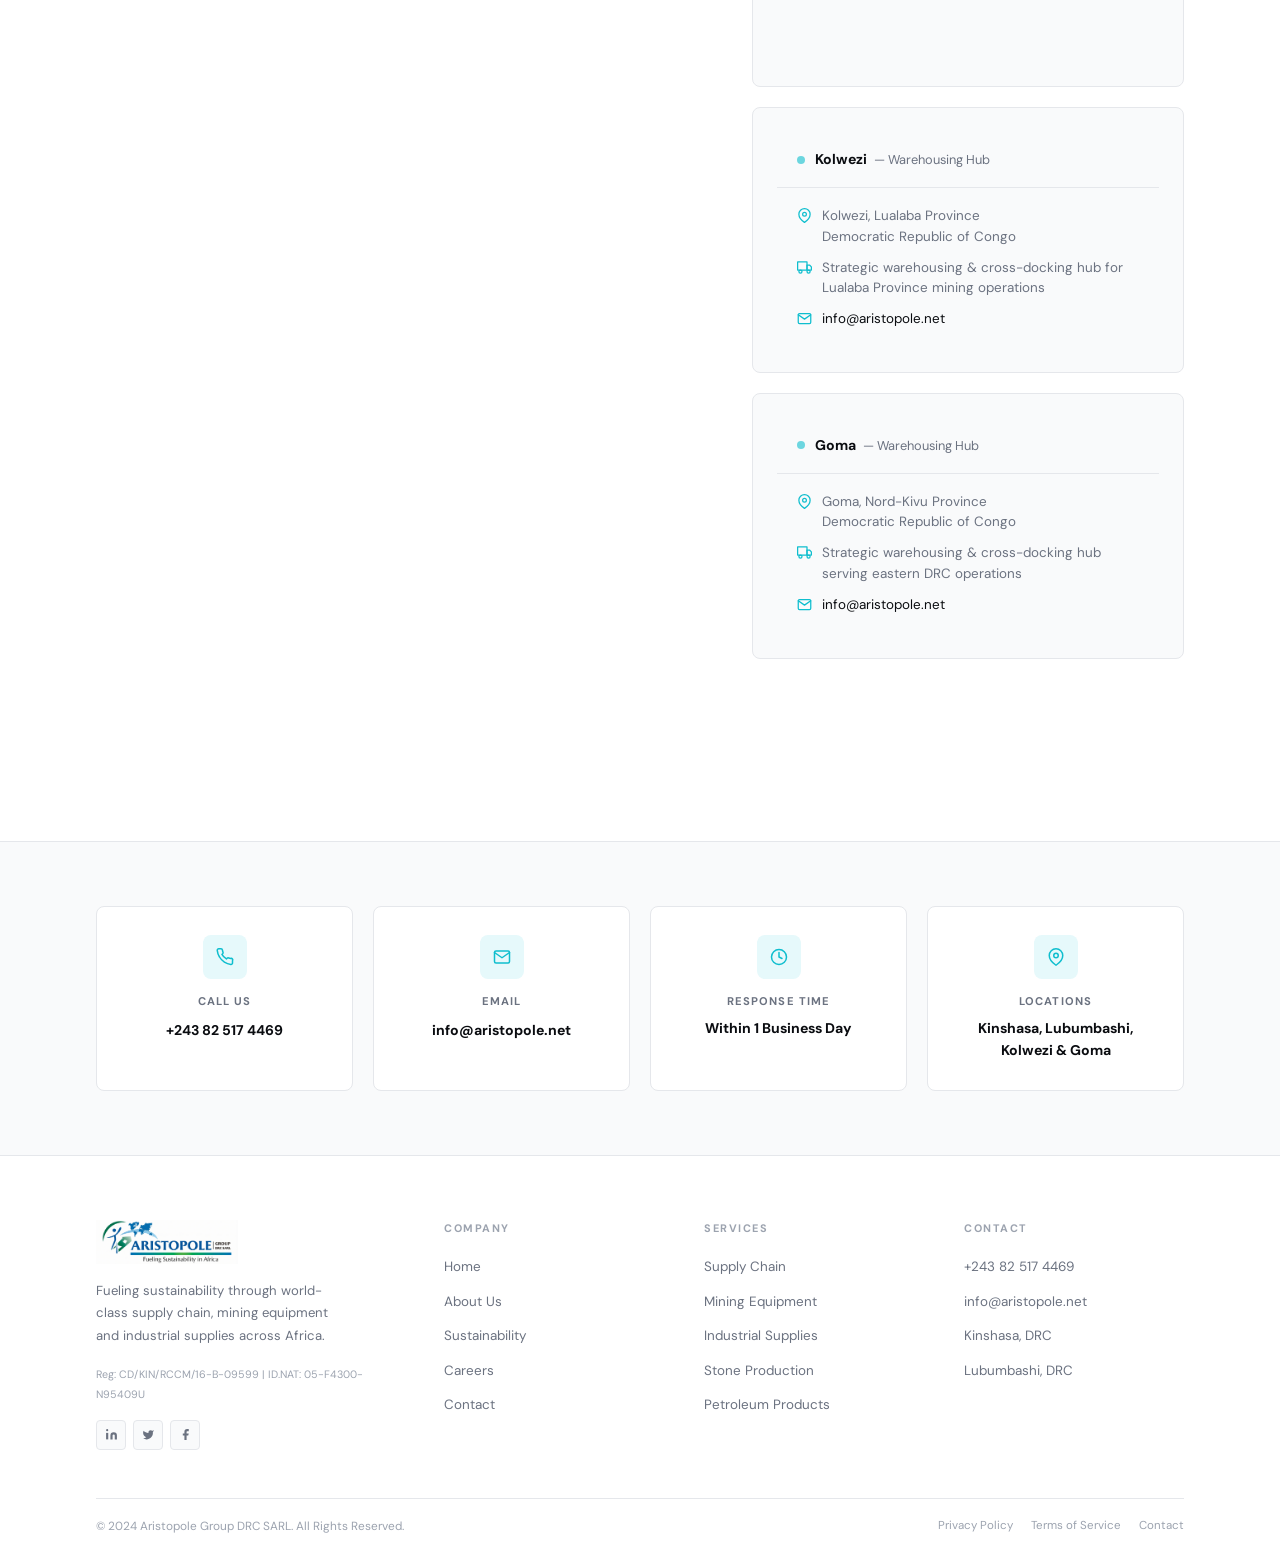
<file: contact.html>
<!DOCTYPE html>
<html lang="en">
<head>
  <meta charset="UTF-8" />
  <meta name="viewport" content="width=device-width, initial-scale=1.0" />
  <title>Contact — Aristopole Group DRC SARL</title>
  <meta name="description" content="Contact Aristopole Group — offices in Kinshasa and Lubumbashi, DRC. Request a quote, make an enquiry or get directions to our offices." />
  <link rel="icon" type="image/png" href="Assets/logos/Aristopole-Favicon.png" />
  <link rel="stylesheet" href="css/styles.css" />
</head>
<body>

<nav class="nav" id="nav">
  <div class="wrap">
    <div class="nav-inner">
      <a href="index.html" aria-label="Aristopole Group home">
        <img class="nav-logo" src="Assets/images/Aristopole_ Logo_ Revamp_Color.jpg" alt="Aristopole Group" style="height:38px;width:auto;object-fit:contain;" />
      </a>
      <ul class="nav-links">
        <li><a href="services.html">Services</a></li>
        <li><a href="products.html">Products</a></li>
        <li><a href="partners.html">Partners</a></li>
        <li><a href="sustainability.html">Sustainability</a></li>
        <li><a href="careers.html">Careers</a></li>
        <li><a href="about.html">About</a></li>
        <li><a href="contact.html" class="on">Contact</a></li>
      </ul>
      <a class="nav-cta" href="contact.html">Request a Quote</a>
      <button class="nav-burger" id="burger" aria-label="Toggle menu" aria-expanded="false" aria-controls="drawer">
        <span></span><span></span><span></span>
      </button>
    </div>
  </div>
</nav>
<nav class="nav-drawer" id="drawer">
  <a href="about.html"          onclick="closeDrawer()">About</a>
  <a href="services.html"       onclick="closeDrawer()">Services</a>
  <a href="products.html"       onclick="closeDrawer()">Products</a>
  <a href="partners.html"       onclick="closeDrawer()">Partners</a>
  <a href="sustainability.html" onclick="closeDrawer()">Sustainability</a>
  <a href="careers.html"        onclick="closeDrawer()">Careers</a>
  <a href="contact.html"        onclick="closeDrawer()">Contact</a>
  <a href="contact.html" class="mob-cta" onclick="closeDrawer()">Request a Quote</a>
</nav>

<!-- Page Hero -->
<div class="page-hero">
  <div class="page-hero-bg"><img src="Assets/images/pexels_hero_contact.jpg" alt="Contact Aristopole Group" loading="eager" /></div>
  <div class="page-hero-grad"></div>
  <div class="page-hero-body">
    <div class="wrap">
      <div class="page-hero-eyebrow">Get in Touch</div>
      <h1 class="page-hero-h">Contact Us</h1>
      <p class="page-hero-sub">Whether it's a quote, an enquiry or a partnership discussion — our team is ready to respond.</p>
    </div>
  </div>
</div>

<!-- Breadcrumb -->
<div style="border-bottom:1px solid var(--border);">
  <div class="wrap">
    <div class="breadcrumb">
      <a href="index.html">Home</a>
      <span>›</span>
      <strong>Contact</strong>
    </div>
  </div>
</div>

<!-- Contact Form + Info -->
<section style="padding:88px 0; background:var(--white);">
  <div class="wrap">
    <div class="contact-page">

      <!-- Form -->
      <div class="rv">
        <div style="margin-bottom:36px;">
          <div class="sec-label">Send a Message</div>
          <h2 class="sec-title" style="font-size:1.6rem;">Request a quote or make an enquiry.</h2>
          <p style="font-size:0.87rem;color:var(--muted);line-height:1.75;margin-top:10px;">Fill in the form below and a member of our team will get back to you within one business day.</p>
        </div>

        <form id="cForm" novalidate>
          <div style="display:grid;grid-template-columns:1fr 1fr;gap:16px;margin-bottom:16px;">
            <div class="f-group" id="g-name">
              <label class="f-lbl" for="f-name">Full Name <span class="f-req">*</span></label>
              <input class="f-inp" id="f-name" name="name" type="text" placeholder="Your full name" autocomplete="name" />
              <div class="f-err">Please enter your name</div>
            </div>
            <div class="f-group" id="g-company">
              <label class="f-lbl" for="f-company">Company</label>
              <input class="f-inp" id="f-company" name="company" type="text" placeholder="Your company" autocomplete="organization" />
            </div>
          </div>
          <div style="display:grid;grid-template-columns:1fr 1fr;gap:16px;margin-bottom:16px;">
            <div class="f-group" id="g-email">
              <label class="f-lbl" for="f-email">Email Address <span class="f-req">*</span></label>
              <input class="f-inp" id="f-email" name="email" type="email" placeholder="you@company.com" autocomplete="email" />
              <div class="f-err">Please enter a valid email address</div>
            </div>
            <div class="f-group" id="g-phone">
              <label class="f-lbl" for="f-phone">Phone Number</label>
              <input class="f-inp" id="f-phone" name="phone" type="tel" placeholder="+243 xx xxx xxxx" autocomplete="tel" />
            </div>
          </div>
          <div class="f-group" id="g-service" style="margin-bottom:16px;">
            <label class="f-lbl" for="f-service">Service Interest <span class="f-req">*</span></label>
            <select class="f-inp" id="f-service" name="service">
              <option value="">Select a service</option>
              <optgroup label="Aristopole Mining">
                <option value="supply-chain">Supply Chain Logistics</option>
                <option value="mining-equipment">Mining Equipment &amp; Spares</option>
                <option value="industrial-supplies">Industrial &amp; Hydraulic Supplies</option>
                <option value="stone-production">Stone Production Equipment</option>
                <option value="petroleum">Petroleum Products</option>
                <option value="aftermarket">Aftermarket Mining Services</option>
              </optgroup>
              <optgroup label="Aristopole Energie">
                <option value="hydroelectric">Hydroelectric Projects</option>
                <option value="solar">Solar &amp; Renewable Projects</option>
                <option value="epc-power">EPC Power Plants &amp; Substations</option>
              </optgroup>
              <optgroup label="Aristopole Infrastructures">
                <option value="roads">Roads &amp; Highways</option>
                <option value="ports">Ports &amp; Facilities</option>
                <option value="bridges">Bridges &amp; Water Infrastructure</option>
              </optgroup>
              <optgroup label="Aristopole Finances">
                <option value="project-finance">Project Finance</option>
                <option value="corporate-finance">Corporate Finance</option>
                <option value="advisory">Advisory &amp; PPP Facilitation</option>
              </optgroup>
              <option value="other">Other / General Enquiry</option>
            </select>
            <div class="f-err">Please select a service</div>
          </div>
          <div class="f-group" id="g-message" style="margin-bottom:24px;">
            <label class="f-lbl" for="f-message">Message <span class="f-req">*</span></label>
            <textarea class="f-inp" id="f-message" name="message" rows="5" placeholder="Tell us about your requirements…"></textarea>
            <div class="f-err">Please enter your message</div>
          </div>
          <div class="f-success" id="f-success">
            <svg viewBox="0 0 24 24" fill="none" stroke="currentColor" stroke-width="2.5" stroke-linecap="round" stroke-linejoin="round" style="width:16px;height:16px;flex-shrink:0;"><polyline points="20 6 9 17 4 12"/></svg>
            Thank you — we'll be in touch within one business day.
          </div>
          <button class="btn-primary" type="submit" id="f-submit" style="width:100%;justify-content:center;">
            Send Enquiry
            <svg class="arr" viewBox="0 0 24 24" fill="none" stroke="currentColor" stroke-width="2.2" stroke-linecap="round" stroke-linejoin="round" style="width:15px;height:15px;flex-shrink:0;"><line x1="22" y1="2" x2="11" y2="13"/><polygon points="22 2 15 22 11 13 2 9 22 2"/></svg>
          </button>
        </form>
      </div>

      <!-- Contact Info -->
      <div class="rv d1">
        <div style="margin-bottom:36px;">
          <div class="sec-label">Our Offices</div>
          <h2 class="sec-title" style="font-size:1.6rem;">Find us in the DRC.</h2>
        </div>

        <!-- Kinshasa Office -->
        <div class="office-card" style="margin-bottom:20px;">
          <div class="office-card-header">
            <div class="office-card-dot"></div>
            <div class="office-card-city">Kinshasa <span>— Head Office</span></div>
          </div>
          <div class="office-card-body">
            <div class="office-info-row">
              <svg viewBox="0 0 24 24" fill="none" stroke="currentColor" stroke-width="2" stroke-linecap="round" stroke-linejoin="round"><path d="M21 10c0 7-9 13-9 13s-9-6-9-13a9 9 0 0 1 18 0z"/><circle cx="12" cy="10" r="3"/></svg>
              <div>Immeuble Equity Bank BCDC, 12ème étage<br />Boulevard du 30 Juin, Kinshasa/Gombe, RDC</div>
            </div>
            <div class="office-info-row">
              <svg viewBox="0 0 24 24" fill="none" stroke="currentColor" stroke-width="2" stroke-linecap="round" stroke-linejoin="round"><path d="M22 16.92v3a2 2 0 0 1-2.18 2 19.79 19.79 0 0 1-8.63-3.07A19.5 19.5 0 0 1 4.69 12 19.79 19.79 0 0 1 1.65 3.18 2 2 0 0 1 3.62 1h3a2 2 0 0 1 2 1.72c.127.96.361 1.903.7 2.81a2 2 0 0 1-.45 2.11L7.91 8.6a16 16 0 0 0 6 6l.91-.91a2 2 0 0 1 2.11-.45c.907.339 1.85.573 2.81.7A2 2 0 0 1 22 16.92z"/></svg>
              <a href="tel:+243825174469">+243 82 517 4469</a>
            </div>
            <div class="office-info-row">
              <svg viewBox="0 0 24 24" fill="none" stroke="currentColor" stroke-width="2" stroke-linecap="round" stroke-linejoin="round"><path d="M4 4h16c1.1 0 2 .9 2 2v12c0 1.1-.9 2-2 2H4c-1.1 0-2-.9-2-2V6c0-1.1.9-2 2-2z"/><polyline points="22,6 12,13 2,6"/></svg>
              <a href="mailto:info@aristopole.net">info@aristopole.net</a>
            </div>
          </div>
          <!-- Google Maps — Kinshasa -->
          <div class="office-map">
            <iframe
              src="https://maps.google.com/maps?q=Boulevard+du+30+Juin%2C+Kinshasa%2C+Gombe%2C+Democratic+Republic+of+the+Congo&z=15&output=embed"
              width="100%" height="100%" style="border:0;" allowfullscreen="" loading="lazy"
              referrerpolicy="no-referrer-when-downgrade" title="Aristopole Group Kinshasa Office">
            </iframe>
          </div>
        </div>

        <!-- Lubumbashi Office -->
        <div class="office-card">
          <div class="office-card-header">
            <div class="office-card-dot"></div>
            <div class="office-card-city">Lubumbashi <span>— Regional Office</span></div>
          </div>
          <div class="office-card-body">
            <div class="office-info-row">
              <svg viewBox="0 0 24 24" fill="none" stroke="currentColor" stroke-width="2" stroke-linecap="round" stroke-linejoin="round"><path d="M21 10c0 7-9 13-9 13s-9-6-9-13a9 9 0 0 1 18 0z"/><circle cx="12" cy="10" r="3"/></svg>
              <div>Lubumbashi, Haut-Katanga<br />Democratic Republic of Congo</div>
            </div>
            <div class="office-info-row">
              <svg viewBox="0 0 24 24" fill="none" stroke="currentColor" stroke-width="2" stroke-linecap="round" stroke-linejoin="round"><path d="M22 16.92v3a2 2 0 0 1-2.18 2 19.79 19.79 0 0 1-8.63-3.07A19.5 19.5 0 0 1 4.69 12 19.79 19.79 0 0 1 1.65 3.18 2 2 0 0 1 3.62 1h3a2 2 0 0 1 2 1.72c.127.96.361 1.903.7 2.81a2 2 0 0 1-.45 2.11L7.91 8.6a16 16 0 0 0 6 6l.91-.91a2 2 0 0 1 2.11-.45c.907.339 1.85.573 2.81.7A2 2 0 0 1 22 16.92z"/></svg>
              <a href="tel:+243825174469">+243 82 517 4469</a>
            </div>
            <div class="office-info-row">
              <svg viewBox="0 0 24 24" fill="none" stroke="currentColor" stroke-width="2" stroke-linecap="round" stroke-linejoin="round"><path d="M4 4h16c1.1 0 2 .9 2 2v12c0 1.1-.9 2-2 2H4c-1.1 0-2-.9-2-2V6c0-1.1.9-2 2-2z"/><polyline points="22,6 12,13 2,6"/></svg>
              <a href="mailto:info@aristopole.net">info@aristopole.net</a>
            </div>
          </div>
          <!-- Google Maps — Lubumbashi -->
          <div class="office-map">
            <iframe
              src="https://maps.google.com/maps?q=Lubumbashi%2C+Haut-Katanga%2C+Democratic+Republic+of+the+Congo&z=13&output=embed"
              width="100%" height="100%" style="border:0;" allowfullscreen="" loading="lazy"
              referrerpolicy="no-referrer-when-downgrade" title="Aristopole Group Lubumbashi Office">
            </iframe>
          </div>
        </div>

        <!-- Kolwezi Warehousing Hub -->
        <div class="office-card" style="margin-top:20px;">
          <div class="office-card-header">
            <div class="office-card-dot" style="background:var(--blue);opacity:0.6;"></div>
            <div class="office-card-city">Kolwezi <span>— Warehousing Hub</span></div>
          </div>
          <div class="office-card-body">
            <div class="office-info-row">
              <svg viewBox="0 0 24 24" fill="none" stroke="currentColor" stroke-width="2" stroke-linecap="round" stroke-linejoin="round"><path d="M21 10c0 7-9 13-9 13s-9-6-9-13a9 9 0 0 1 18 0z"/><circle cx="12" cy="10" r="3"/></svg>
              <div>Kolwezi, Lualaba Province<br />Democratic Republic of Congo</div>
            </div>
            <div class="office-info-row">
              <svg viewBox="0 0 24 24" fill="none" stroke="currentColor" stroke-width="2" stroke-linecap="round" stroke-linejoin="round"><rect x="1" y="3" width="15" height="13"/><polygon points="16 8 20 8 23 11 23 16 16 16 16 8"/><circle cx="5.5" cy="18.5" r="2.5"/><circle cx="18.5" cy="18.5" r="2.5"/></svg>
              <div>Strategic warehousing &amp; cross-docking hub for Lualaba Province mining operations</div>
            </div>
            <div class="office-info-row">
              <svg viewBox="0 0 24 24" fill="none" stroke="currentColor" stroke-width="2" stroke-linecap="round" stroke-linejoin="round"><path d="M4 4h16c1.1 0 2 .9 2 2v12c0 1.1-.9 2-2 2H4c-1.1 0-2-.9-2-2V6c0-1.1.9-2 2-2z"/><polyline points="22,6 12,13 2,6"/></svg>
              <a href="mailto:info@aristopole.net">info@aristopole.net</a>
            </div>
          </div>
        </div>

        <!-- Goma Warehousing Hub -->
        <div class="office-card" style="margin-top:20px;">
          <div class="office-card-header">
            <div class="office-card-dot" style="background:var(--blue);opacity:0.6;"></div>
            <div class="office-card-city">Goma <span>— Warehousing Hub</span></div>
          </div>
          <div class="office-card-body">
            <div class="office-info-row">
              <svg viewBox="0 0 24 24" fill="none" stroke="currentColor" stroke-width="2" stroke-linecap="round" stroke-linejoin="round"><path d="M21 10c0 7-9 13-9 13s-9-6-9-13a9 9 0 0 1 18 0z"/><circle cx="12" cy="10" r="3"/></svg>
              <div>Goma, Nord-Kivu Province<br />Democratic Republic of Congo</div>
            </div>
            <div class="office-info-row">
              <svg viewBox="0 0 24 24" fill="none" stroke="currentColor" stroke-width="2" stroke-linecap="round" stroke-linejoin="round"><rect x="1" y="3" width="15" height="13"/><polygon points="16 8 20 8 23 11 23 16 16 16 16 8"/><circle cx="5.5" cy="18.5" r="2.5"/><circle cx="18.5" cy="18.5" r="2.5"/></svg>
              <div>Strategic warehousing &amp; cross-docking hub serving eastern DRC operations</div>
            </div>
            <div class="office-info-row">
              <svg viewBox="0 0 24 24" fill="none" stroke="currentColor" stroke-width="2" stroke-linecap="round" stroke-linejoin="round"><path d="M4 4h16c1.1 0 2 .9 2 2v12c0 1.1-.9 2-2 2H4c-1.1 0-2-.9-2-2V6c0-1.1.9-2 2-2z"/><polyline points="22,6 12,13 2,6"/></svg>
              <a href="mailto:info@aristopole.net">info@aristopole.net</a>
            </div>
          </div>
        </div>

      </div>
    </div>
  </div>
</section>

<!-- Quick Facts / Alternative Contact -->
<section style="padding:64px 0; background:var(--surface); border-top:1px solid var(--border);">
  <div class="wrap">
    <div class="qf-grid">
      <div class="rv d1" style="padding:28px 24px;border:1px solid var(--border);border-radius:8px;background:var(--white);text-align:center;">
        <div style="width:44px;height:44px;border-radius:8px;background:#E6F9FB;display:flex;align-items:center;justify-content:center;margin:0 auto 14px;">
          <svg width="18" height="18" viewBox="0 0 24 24" fill="none" stroke="var(--blue)" stroke-width="2" stroke-linecap="round" stroke-linejoin="round"><path d="M22 16.92v3a2 2 0 0 1-2.18 2 19.79 19.79 0 0 1-8.63-3.07A19.5 19.5 0 0 1 4.69 12 19.79 19.79 0 0 1 1.65 3.18 2 2 0 0 1 3.62 1h3a2 2 0 0 1 2 1.72c.127.96.361 1.903.7 2.81a2 2 0 0 1-.45 2.11L7.91 8.6a16 16 0 0 0 6 6l.91-.91a2 2 0 0 1 2.11-.45c.907.339 1.85.573 2.81.7A2 2 0 0 1 22 16.92z"/></svg>
        </div>
        <div style="font-size:0.7rem;font-weight:700;letter-spacing:0.1em;text-transform:uppercase;color:var(--muted);margin-bottom:6px;">Call Us</div>
        <a href="tel:+243825174469" style="font-size:0.88rem;font-weight:700;color:var(--ink);text-decoration:none;">+243 82 517 4469</a>
      </div>
      <div class="rv d2" style="padding:28px 24px;border:1px solid var(--border);border-radius:8px;background:var(--white);text-align:center;">
        <div style="width:44px;height:44px;border-radius:8px;background:#E6F9FB;display:flex;align-items:center;justify-content:center;margin:0 auto 14px;">
          <svg width="18" height="18" viewBox="0 0 24 24" fill="none" stroke="var(--blue)" stroke-width="2" stroke-linecap="round" stroke-linejoin="round"><path d="M4 4h16c1.1 0 2 .9 2 2v12c0 1.1-.9 2-2 2H4c-1.1 0-2-.9-2-2V6c0-1.1.9-2 2-2z"/><polyline points="22,6 12,13 2,6"/></svg>
        </div>
        <div style="font-size:0.7rem;font-weight:700;letter-spacing:0.1em;text-transform:uppercase;color:var(--muted);margin-bottom:6px;">Email</div>
        <a href="mailto:info@aristopole.net" style="font-size:0.88rem;font-weight:700;color:var(--ink);text-decoration:none;">info@aristopole.net</a>
      </div>
      <div class="rv d3" style="padding:28px 24px;border:1px solid var(--border);border-radius:8px;background:var(--white);text-align:center;">
        <div style="width:44px;height:44px;border-radius:8px;background:#E6F9FB;display:flex;align-items:center;justify-content:center;margin:0 auto 14px;">
          <svg width="18" height="18" viewBox="0 0 24 24" fill="none" stroke="var(--blue)" stroke-width="2" stroke-linecap="round" stroke-linejoin="round"><circle cx="12" cy="12" r="10"/><polyline points="12 6 12 12 16 14"/></svg>
        </div>
        <div style="font-size:0.7rem;font-weight:700;letter-spacing:0.1em;text-transform:uppercase;color:var(--muted);margin-bottom:6px;">Response Time</div>
        <div style="font-size:0.88rem;font-weight:700;color:var(--ink);">Within 1 Business Day</div>
      </div>
      <div class="rv d4" style="padding:28px 24px;border:1px solid var(--border);border-radius:8px;background:var(--white);text-align:center;">
        <div style="width:44px;height:44px;border-radius:8px;background:#E6F9FB;display:flex;align-items:center;justify-content:center;margin:0 auto 14px;">
          <svg width="18" height="18" viewBox="0 0 24 24" fill="none" stroke="var(--blue)" stroke-width="2" stroke-linecap="round" stroke-linejoin="round"><path d="M21 10c0 7-9 13-9 13s-9-6-9-13a9 9 0 0 1 18 0z"/><circle cx="12" cy="10" r="3"/></svg>
        </div>
        <div style="font-size:0.7rem;font-weight:700;letter-spacing:0.1em;text-transform:uppercase;color:var(--muted);margin-bottom:6px;">Locations</div>
        <div style="font-size:0.88rem;font-weight:700;color:var(--ink);">Kinshasa, Lubumbashi, Kolwezi &amp; Goma</div>
      </div>
    </div>
  </div>
</section>

<footer class="footer">
  <div class="wrap">
    <div class="footer-top">
      <div class="f-brand">
        <img src="Assets/images/Aristopole_ Logo_ Revamp_Color.jpg" alt="Aristopole Group" />
        <p>Fueling sustainability through world-class supply chain, mining equipment and industrial supplies across Africa.</p>
        <div class="f-reg">Reg: CD/KIN/RCCM/16-B-09599 | ID.NAT: 05-F4300-N95409U</div>
        <div class="f-socials">
          <a href="#" class="f-soc" aria-label="LinkedIn"><svg viewBox="0 0 24 24"><path d="M16 8a6 6 0 0 1 6 6v7h-4v-7a2 2 0 0 0-4 0v7h-4v-7a6 6 0 0 1 6-6z"/><rect x="2" y="9" width="4" height="12"/><circle cx="4" cy="4" r="2"/></svg></a>
          <a href="#" class="f-soc" aria-label="Twitter"><svg viewBox="0 0 24 24"><path d="M22 4s-.7 2.1-2 3.4c1.6 10-9.4 17.3-18 11.6 2.2.1 4.4-.6 6-2C3 15.5.5 9.6 3 5c2.2 2.6 5.6 4.1 9 4-.9-4.2 4-6.6 7-3.8 1.1 0 3-1.2 3-1.2z"/></svg></a>
          <a href="#" class="f-soc" aria-label="Facebook"><svg viewBox="0 0 24 24"><path d="M18 2h-3a5 5 0 0 0-5 5v3H7v4h3v8h4v-8h3l1-4h-4V7a1 1 0 0 1 1-1h3z"/></svg></a>
        </div>
      </div>
      <div class="f-col"><h4>Company</h4><ul><li><a href="index.html">Home</a></li><li><a href="about.html">About Us</a></li><li><a href="sustainability.html">Sustainability</a></li><li><a href="careers.html">Careers</a></li><li><a href="contact.html">Contact</a></li></ul></div>
      <div class="f-col"><h4>Services</h4><ul><li><a href="services.html">Supply Chain</a></li><li><a href="services.html">Mining Equipment</a></li><li><a href="services.html">Industrial Supplies</a></li><li><a href="services.html">Stone Production</a></li><li><a href="services.html">Petroleum Products</a></li></ul></div>
      <div class="f-col"><h4>Contact</h4><ul><li><a href="tel:+243825174469">+243 82 517 4469</a></li><li><a href="mailto:info@aristopole.net">info@aristopole.net</a></li><li><a href="contact.html">Kinshasa, DRC</a></li><li><a href="contact.html">Lubumbashi, DRC</a></li></ul></div>
    </div>

    <div class="footer-bar">
      <p>&copy; 2024 Aristopole Group DRC SARL. All Rights Reserved.</p>
      <div class="footer-bar-links"><a href="#">Privacy Policy</a><a href="#">Terms of Service</a><a href="contact.html">Contact</a></div>
    </div>
  </div>
</footer>
<script src="js/main.js"></script>
</body>
</html>
</file>
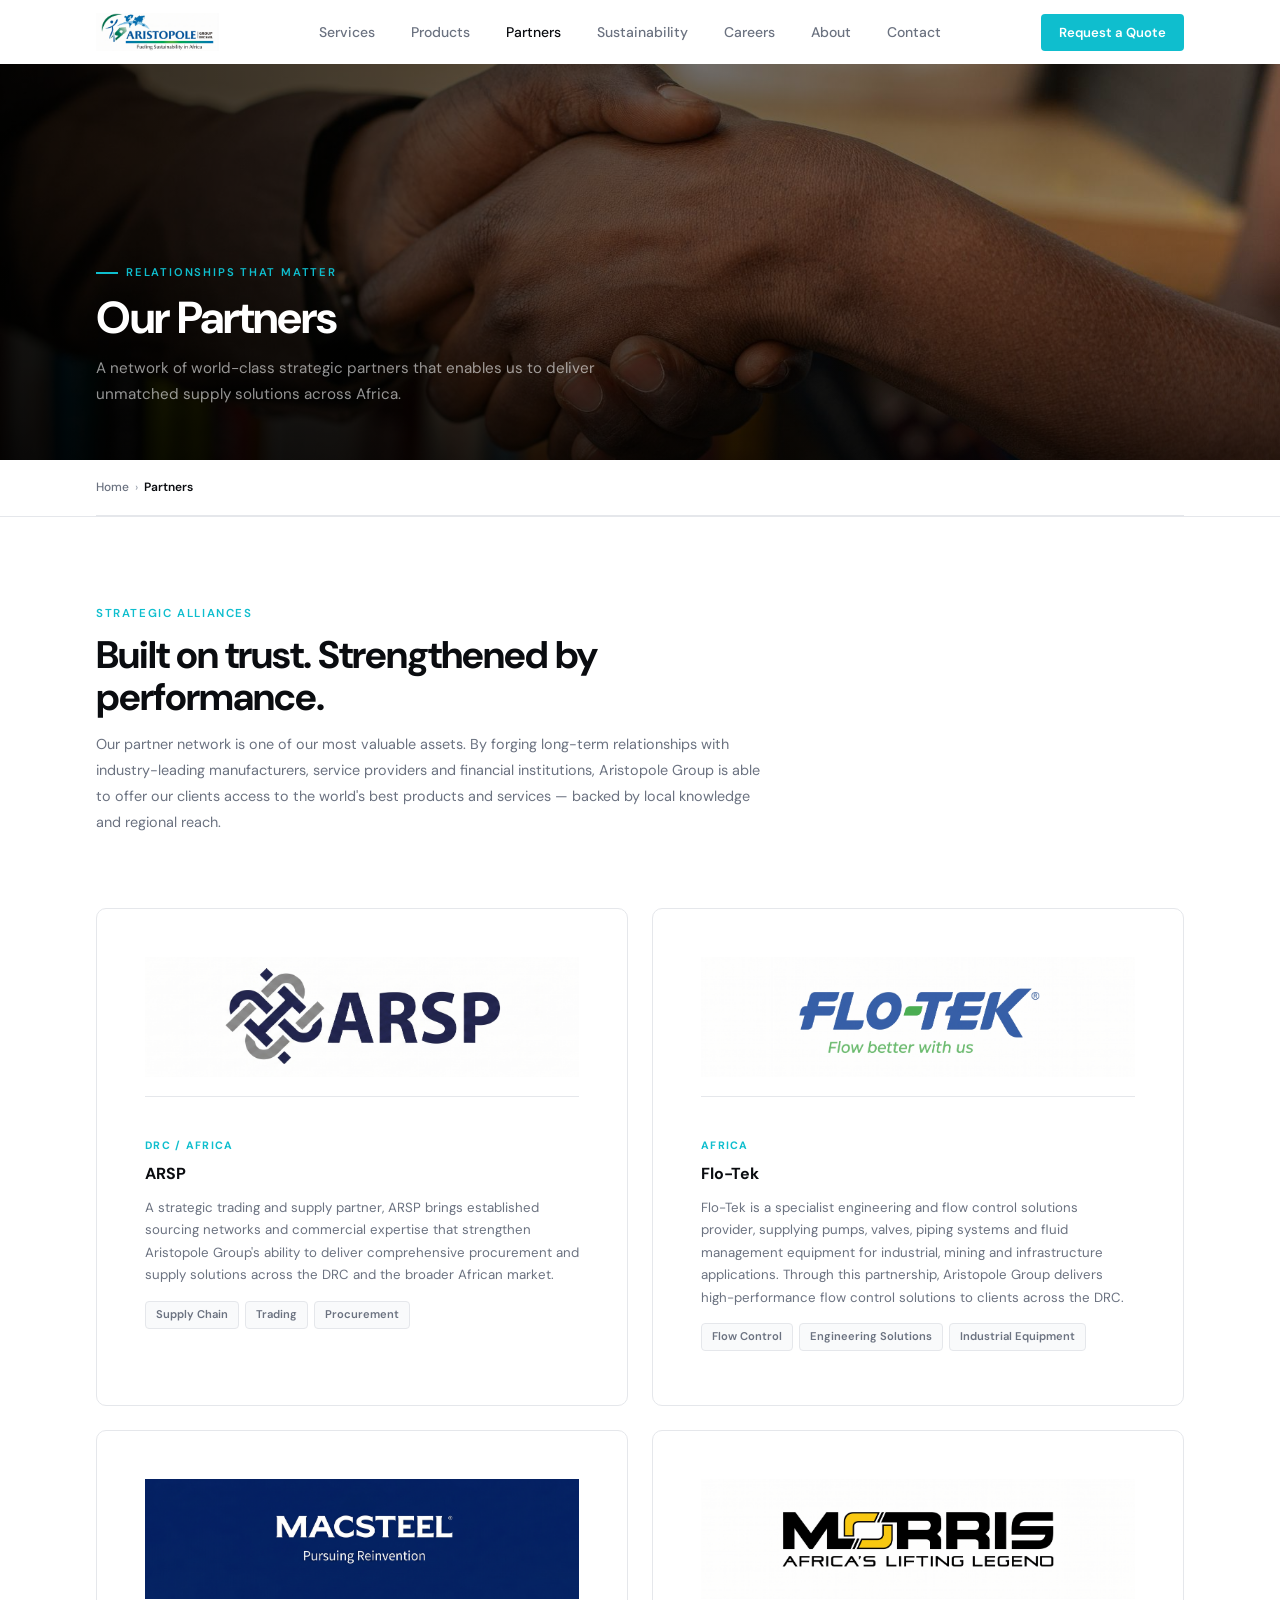
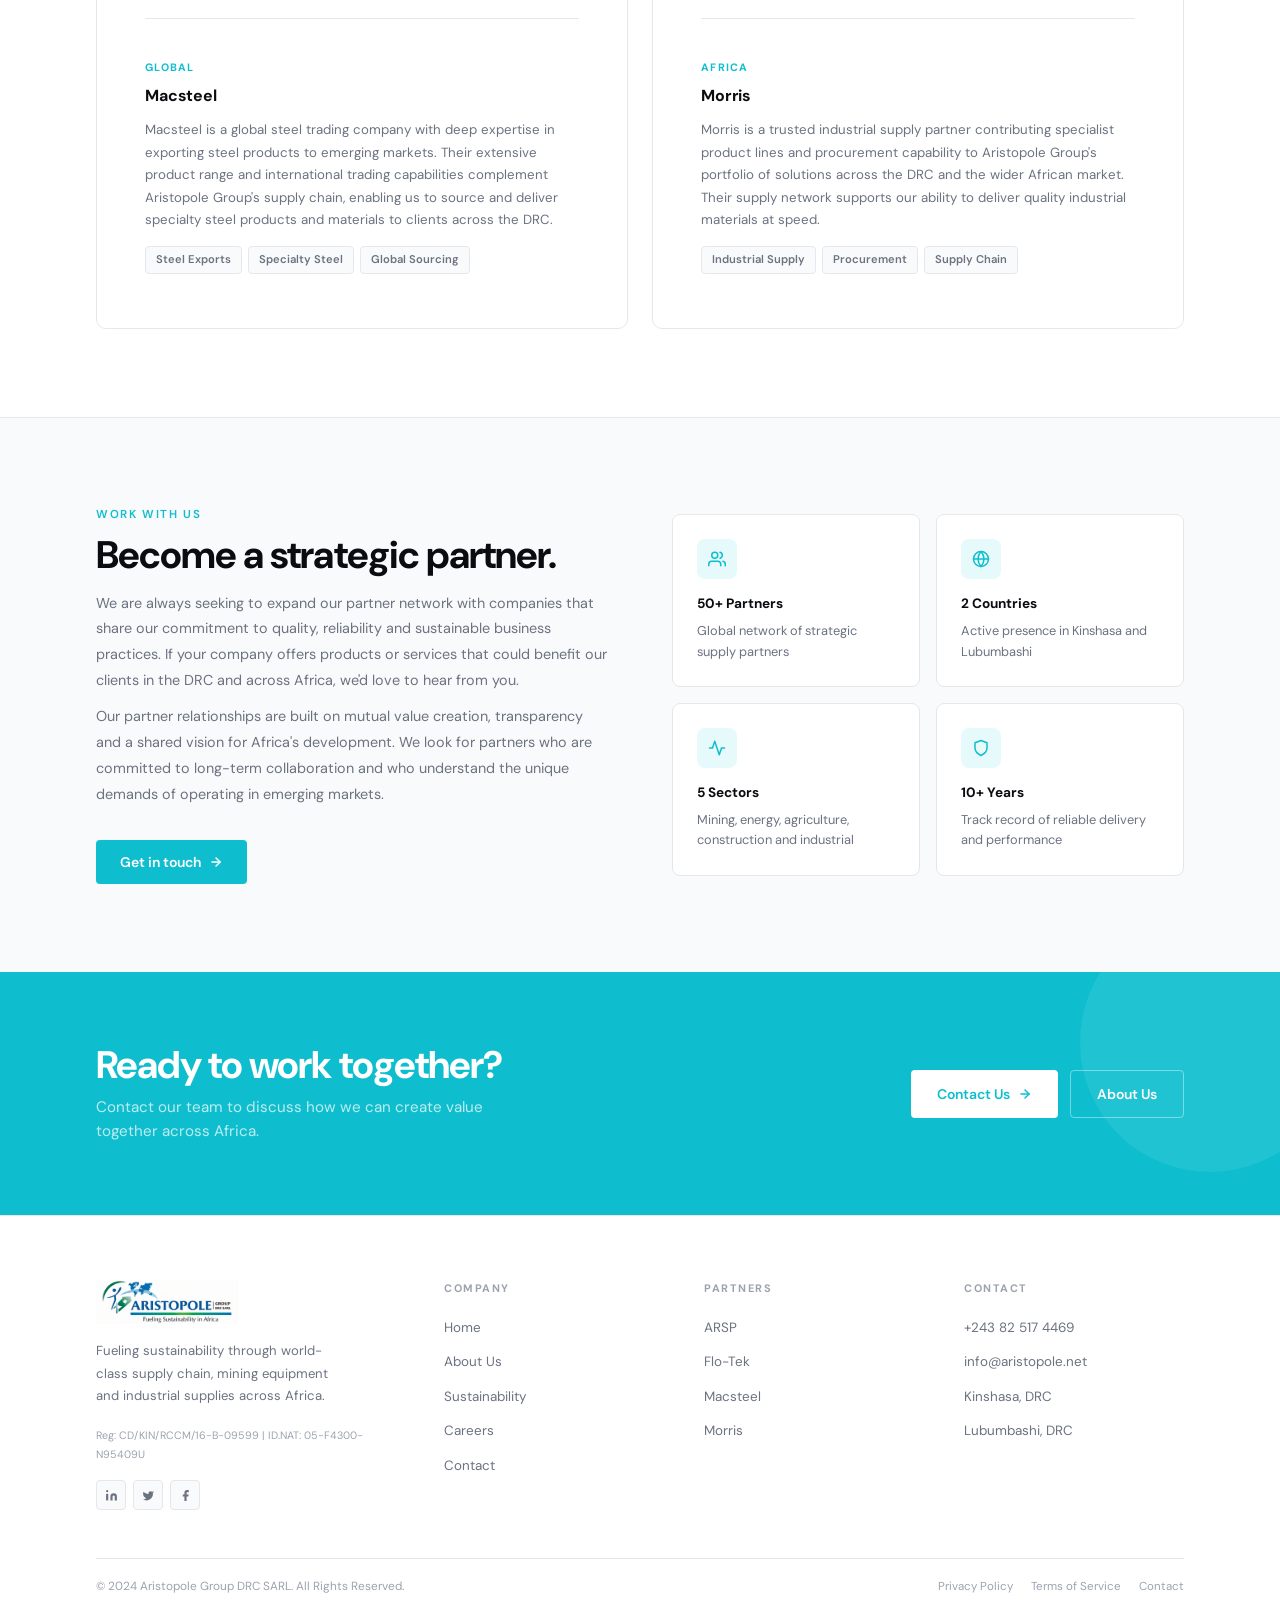
<file: partners.html>
<!DOCTYPE html>
<html lang="en">
<head>
  <meta charset="UTF-8" />
  <meta name="viewport" content="width=device-width, initial-scale=1.0" />
  <title>Partners — Aristopole Group DRC SARL</title>
  <meta name="description" content="Aristopole Group's strategic partners include Zhongxin Heavy Industry, Shiptech, Pamwe Mining Services, ACTOM, NJR Steel, Macsteel, UK Export Finance and more." />
  <link rel="icon" type="image/png" href="Assets/logos/Aristopole-Favicon.png" />
  <link rel="stylesheet" href="css/styles.css" />
</head>
<body>

<nav class="nav" id="nav">
  <div class="wrap">
    <div class="nav-inner">
      <a href="index.html" aria-label="Aristopole Group home">
        <img class="nav-logo" src="Assets/images/Aristopole_ Logo_ Revamp_Color.jpg" alt="Aristopole Group" style="height:38px;width:auto;object-fit:contain;" />
      </a>
      <ul class="nav-links">
        <li><a href="services.html">Services</a></li>
        <li><a href="products.html">Products</a></li>
        <li><a href="partners.html" class="on">Partners</a></li>
        <li><a href="sustainability.html">Sustainability</a></li>
        <li><a href="careers.html">Careers</a></li>
        <li><a href="about.html">About</a></li>
        <li><a href="contact.html">Contact</a></li>
      </ul>
      <a class="nav-cta" href="contact.html">Request a Quote</a>
      <button class="nav-burger" id="burger" aria-label="Toggle menu" aria-expanded="false" aria-controls="drawer">
        <span></span><span></span><span></span>
      </button>
    </div>
  </div>
</nav>
<nav class="nav-drawer" id="drawer">
  <a href="services.html"       onclick="closeDrawer()">Services</a>
  <a href="products.html"       onclick="closeDrawer()">Products</a>
  <a href="partners.html"       onclick="closeDrawer()">Partners</a>
  <a href="sustainability.html" onclick="closeDrawer()">Sustainability</a>
  <a href="careers.html"        onclick="closeDrawer()">Careers</a>
  <a href="about.html"          onclick="closeDrawer()">About</a>
  <a href="contact.html"        onclick="closeDrawer()">Contact</a>
  <a href="contact.html" class="mob-cta" onclick="closeDrawer()">Request a Quote</a>
</nav>

<!-- Page Hero -->
<div class="page-hero">
  <div class="page-hero-bg"><img src="Assets/images/pexels_hero_partners.jpg" alt="Aristopole Partners" loading="eager" /></div>
  <div class="page-hero-grad"></div>
  <div class="page-hero-body">
    <div class="wrap">
      <div class="page-hero-eyebrow">Relationships That Matter</div>
      <h1 class="page-hero-h">Our Partners</h1>
      <p class="page-hero-sub">A network of world-class strategic partners that enables us to deliver unmatched supply solutions across Africa.</p>
    </div>
  </div>
</div>

<!-- Breadcrumb -->
<div style="border-bottom:1px solid var(--border);">
  <div class="wrap">
    <div class="breadcrumb">
      <a href="index.html">Home</a>
      <span>›</span>
      <strong>Partners</strong>
    </div>
  </div>
</div>

<!-- Intro -->
<section style="padding:88px 0; background:var(--white);">
  <div class="wrap">
    <div style="max-width:680px; margin-bottom:72px;" class="rv">
      <div class="sec-label">Strategic Alliances</div>
      <h2 class="sec-title">Built on trust. Strengthened by performance.</h2>
      <p style="font-size:0.9rem;color:var(--muted);line-height:1.8;margin-top:14px;">Our partner network is one of our most valuable assets. By forging long-term relationships with industry-leading manufacturers, service providers and financial institutions, Aristopole Group is able to offer our clients access to the world's best products and services — backed by local knowledge and regional reach.</p>
    </div>

    <!-- Partners Grid -->
    <div class="partners-page-grid">

      <!-- ARSP -->
      <div class="partner-card rv d1">
        <div class="partner-card-logo" style="background-image:url('Assets/Key Partners/ARSP-Logo.jpg');">
          <img src="Assets/Key Partners/ARSP-Logo.jpg" alt="ARSP" loading="lazy" />
        </div>
        <div class="partner-card-body">
          <div class="partner-card-region">DRC / Africa</div>
          <h3 class="partner-card-name">ARSP</h3>
          <p class="partner-card-desc">A strategic trading and supply partner, ARSP brings established sourcing networks and commercial expertise that strengthen Aristopole Group's ability to deliver comprehensive procurement and supply solutions across the DRC and the broader African market.</p>
          <div class="partner-card-tags">
            <span>Supply Chain</span><span>Trading</span><span>Procurement</span>
          </div>
        </div>
      </div>

      <!-- Flo-Tek -->
      <div class="partner-card rv d2">
        <div class="partner-card-logo" style="background-image:url('Assets/Key Partners/Flo-Tek-Logo.jpg');">
          <img src="Assets/Key Partners/Flo-Tek-Logo.jpg" alt="Flo-Tek" loading="lazy" />
        </div>
        <div class="partner-card-body">
          <div class="partner-card-region">Africa</div>
          <h3 class="partner-card-name">Flo-Tek</h3>
          <p class="partner-card-desc">Flo-Tek is a specialist engineering and flow control solutions provider, supplying pumps, valves, piping systems and fluid management equipment for industrial, mining and infrastructure applications. Through this partnership, Aristopole Group delivers high-performance flow control solutions to clients across the DRC.</p>
          <div class="partner-card-tags">
            <span>Flow Control</span><span>Engineering Solutions</span><span>Industrial Equipment</span>
          </div>
        </div>
      </div>

      <!-- Macsteel -->
      <div class="partner-card rv d3">
        <div class="partner-card-logo" style="background-image:url('Assets/Key Partners/Macsteel-Logo.jpg');">
          <img src="Assets/Key Partners/Macsteel-Logo.jpg" alt="Macsteel" loading="lazy" />
        </div>
        <div class="partner-card-body">
          <div class="partner-card-region">Global</div>
          <h3 class="partner-card-name">Macsteel</h3>
          <p class="partner-card-desc">Macsteel is a global steel trading company with deep expertise in exporting steel products to emerging markets. Their extensive product range and international trading capabilities complement Aristopole Group's supply chain, enabling us to source and deliver specialty steel products and materials to clients across the DRC.</p>
          <div class="partner-card-tags">
            <span>Steel Exports</span><span>Specialty Steel</span><span>Global Sourcing</span>
          </div>
        </div>
      </div>

      <!-- Morris -->
      <div class="partner-card rv d4">
        <div class="partner-card-logo" style="background-image:url('Assets/Key Partners/Morris-Logo.jpg');">
          <img src="Assets/Key Partners/Morris-Logo.jpg" alt="Morris" loading="lazy" />
        </div>
        <div class="partner-card-body">
          <div class="partner-card-region">Africa</div>
          <h3 class="partner-card-name">Morris</h3>
          <p class="partner-card-desc">Morris is a trusted industrial supply partner contributing specialist product lines and procurement capability to Aristopole Group's portfolio of solutions across the DRC and the wider African market. Their supply network supports our ability to deliver quality industrial materials at speed.</p>
          <div class="partner-card-tags">
            <span>Industrial Supply</span><span>Procurement</span><span>Supply Chain</span>
          </div>
        </div>
      </div>

    </div>
  </div>
</section>

<!-- Become a Partner -->
<section style="padding:88px 0; background:var(--surface); border-top:1px solid var(--border);">
  <div class="wrap">
    <div class="grid-2col" style="gap:64px;align-items:center;">
      <div class="rv">
        <div class="sec-label">Work With Us</div>
        <h2 class="sec-title">Become a strategic partner.</h2>
        <p style="font-size:0.9rem;color:var(--muted);line-height:1.8;margin-top:14px;">We are always seeking to expand our partner network with companies that share our commitment to quality, reliability and sustainable business practices. If your company offers products or services that could benefit our clients in the DRC and across Africa, we'd love to hear from you.</p>
        <p style="font-size:0.9rem;color:var(--muted);line-height:1.8;margin-top:10px;">Our partner relationships are built on mutual value creation, transparency and a shared vision for Africa's development. We look for partners who are committed to long-term collaboration and who understand the unique demands of operating in emerging markets.</p>
        <a href="contact.html" class="btn-primary" style="display:inline-flex;align-items:center;gap:8px;margin-top:32px;">Get in touch <svg viewBox="0 0 24 24" fill="none" stroke="currentColor" stroke-width="2.5" stroke-linecap="round" stroke-linejoin="round" style="width:14px;height:14px;"><line x1="5" y1="12" x2="19" y2="12"/><polyline points="12 5 19 12 12 19"/></svg></a>
      </div>
      <div class="grid-2col rv d1" style="gap:16px;">
        <div style="padding:24px;border:1px solid var(--border);border-radius:8px;background:var(--white);">
          <div style="width:40px;height:40px;border-radius:8px;background:#E6F9FB;display:flex;align-items:center;justify-content:center;margin-bottom:14px;">
            <svg width="18" height="18" viewBox="0 0 24 24" fill="none" stroke="var(--blue)" stroke-width="2" stroke-linecap="round" stroke-linejoin="round"><path d="M17 21v-2a4 4 0 0 0-4-4H5a4 4 0 0 0-4 4v2"/><circle cx="9" cy="7" r="4"/><path d="M23 21v-2a4 4 0 0 0-3-3.87"/><path d="M16 3.13a4 4 0 0 1 0 7.75"/></svg>
          </div>
          <div style="font-size:0.85rem;font-weight:700;color:var(--ink);margin-bottom:6px;">50+ Partners</div>
          <div style="font-size:0.8rem;color:var(--muted);line-height:1.6;">Global network of strategic supply partners</div>
        </div>
        <div style="padding:24px;border:1px solid var(--border);border-radius:8px;background:var(--white);">
          <div style="width:40px;height:40px;border-radius:8px;background:#E6F9FB;display:flex;align-items:center;justify-content:center;margin-bottom:14px;">
            <svg width="18" height="18" viewBox="0 0 24 24" fill="none" stroke="var(--blue)" stroke-width="2" stroke-linecap="round" stroke-linejoin="round"><circle cx="12" cy="12" r="10"/><line x1="2" y1="12" x2="22" y2="12"/><path d="M12 2a15.3 15.3 0 0 1 4 10 15.3 15.3 0 0 1-4 10 15.3 15.3 0 0 1-4-10 15.3 15.3 0 0 1 4-10z"/></svg>
          </div>
          <div style="font-size:0.85rem;font-weight:700;color:var(--ink);margin-bottom:6px;">2 Countries</div>
          <div style="font-size:0.8rem;color:var(--muted);line-height:1.6;">Active presence in Kinshasa and Lubumbashi</div>
        </div>
        <div style="padding:24px;border:1px solid var(--border);border-radius:8px;background:var(--white);">
          <div style="width:40px;height:40px;border-radius:8px;background:#E6F9FB;display:flex;align-items:center;justify-content:center;margin-bottom:14px;">
            <svg width="18" height="18" viewBox="0 0 24 24" fill="none" stroke="var(--blue)" stroke-width="2" stroke-linecap="round" stroke-linejoin="round"><polyline points="22 12 18 12 15 21 9 3 6 12 2 12"/></svg>
          </div>
          <div style="font-size:0.85rem;font-weight:700;color:var(--ink);margin-bottom:6px;">5 Sectors</div>
          <div style="font-size:0.8rem;color:var(--muted);line-height:1.6;">Mining, energy, agriculture, construction and industrial</div>
        </div>
        <div style="padding:24px;border:1px solid var(--border);border-radius:8px;background:var(--white);">
          <div style="width:40px;height:40px;border-radius:8px;background:#E6F9FB;display:flex;align-items:center;justify-content:center;margin-bottom:14px;">
            <svg width="18" height="18" viewBox="0 0 24 24" fill="none" stroke="var(--blue)" stroke-width="2" stroke-linecap="round" stroke-linejoin="round"><path d="M12 22s8-4 8-10V5l-8-3-8 3v7c0 6 8 10 8 10z"/></svg>
          </div>
          <div style="font-size:0.85rem;font-weight:700;color:var(--ink);margin-bottom:6px;">10+ Years</div>
          <div style="font-size:0.8rem;color:var(--muted);line-height:1.6;">Track record of reliable delivery and performance</div>
        </div>
      </div>
    </div>
  </div>
</section>

<!-- CTA -->
<div class="cta-band">
  <div class="wrap">
    <div class="cta-inner rv">
      <div class="cta-band-text">
        <h2 class="cta-h">Ready to work together?</h2>
        <p>Contact our team to discuss how we can create value together across Africa.</p>
      </div>
      <div class="cta-btns">
        <a href="contact.html" class="btn-white">Contact Us <svg viewBox="0 0 24 24" fill="none" stroke="currentColor" stroke-width="2.5" stroke-linecap="round" stroke-linejoin="round" style="width:14px;height:14px;flex-shrink:0;"><line x1="5" y1="12" x2="19" y2="12"/><polyline points="12 5 19 12 12 19"/></svg></a>
        <a href="about.html" class="btn-ghost">About Us</a>
      </div>
    </div>
  </div>
</div>

<footer class="footer">
  <div class="wrap">
    <div class="footer-top">
      <div class="f-brand">
        <img src="Assets/images/Aristopole_ Logo_ Revamp_Color.jpg" alt="Aristopole Group" />
        <p>Fueling sustainability through world-class supply chain, mining equipment and industrial supplies across Africa.</p>
        <div class="f-reg">Reg: CD/KIN/RCCM/16-B-09599 | ID.NAT: 05-F4300-N95409U</div>
        <div class="f-socials">
          <a href="#" class="f-soc" aria-label="LinkedIn"><svg viewBox="0 0 24 24"><path d="M16 8a6 6 0 0 1 6 6v7h-4v-7a2 2 0 0 0-4 0v7h-4v-7a6 6 0 0 1 6-6z"/><rect x="2" y="9" width="4" height="12"/><circle cx="4" cy="4" r="2"/></svg></a>
          <a href="#" class="f-soc" aria-label="Twitter"><svg viewBox="0 0 24 24"><path d="M22 4s-.7 2.1-2 3.4c1.6 10-9.4 17.3-18 11.6 2.2.1 4.4-.6 6-2C3 15.5.5 9.6 3 5c2.2 2.6 5.6 4.1 9 4-.9-4.2 4-6.6 7-3.8 1.1 0 3-1.2 3-1.2z"/></svg></a>
          <a href="#" class="f-soc" aria-label="Facebook"><svg viewBox="0 0 24 24"><path d="M18 2h-3a5 5 0 0 0-5 5v3H7v4h3v8h4v-8h3l1-4h-4V7a1 1 0 0 1 1-1h3z"/></svg></a>
        </div>
      </div>
      <div class="f-col"><h4>Company</h4><ul><li><a href="index.html">Home</a></li><li><a href="about.html">About Us</a></li><li><a href="sustainability.html">Sustainability</a></li><li><a href="careers.html">Careers</a></li><li><a href="contact.html">Contact</a></li></ul></div>
      <div class="f-col"><h4>Partners</h4><ul><li><a href="partners.html">ARSP</a></li><li><a href="partners.html">Flo-Tek</a></li><li><a href="partners.html">Macsteel</a></li><li><a href="partners.html">Morris</a></li></ul></div>
      <div class="f-col"><h4>Contact</h4><ul><li><a href="tel:+243825174469">+243 82 517 4469</a></li><li><a href="mailto:info@aristopole.net">info@aristopole.net</a></li><li><a href="contact.html">Kinshasa, DRC</a></li><li><a href="contact.html">Lubumbashi, DRC</a></li></ul></div>
    </div>

    <div class="footer-bar">
      <p>&copy; 2024 Aristopole Group DRC SARL. All Rights Reserved.</p>
      <div class="footer-bar-links"><a href="#">Privacy Policy</a><a href="#">Terms of Service</a><a href="contact.html">Contact</a></div>
    </div>
  </div>
</footer>
<script src="js/main.js"></script>
</body>
</html>
</file>
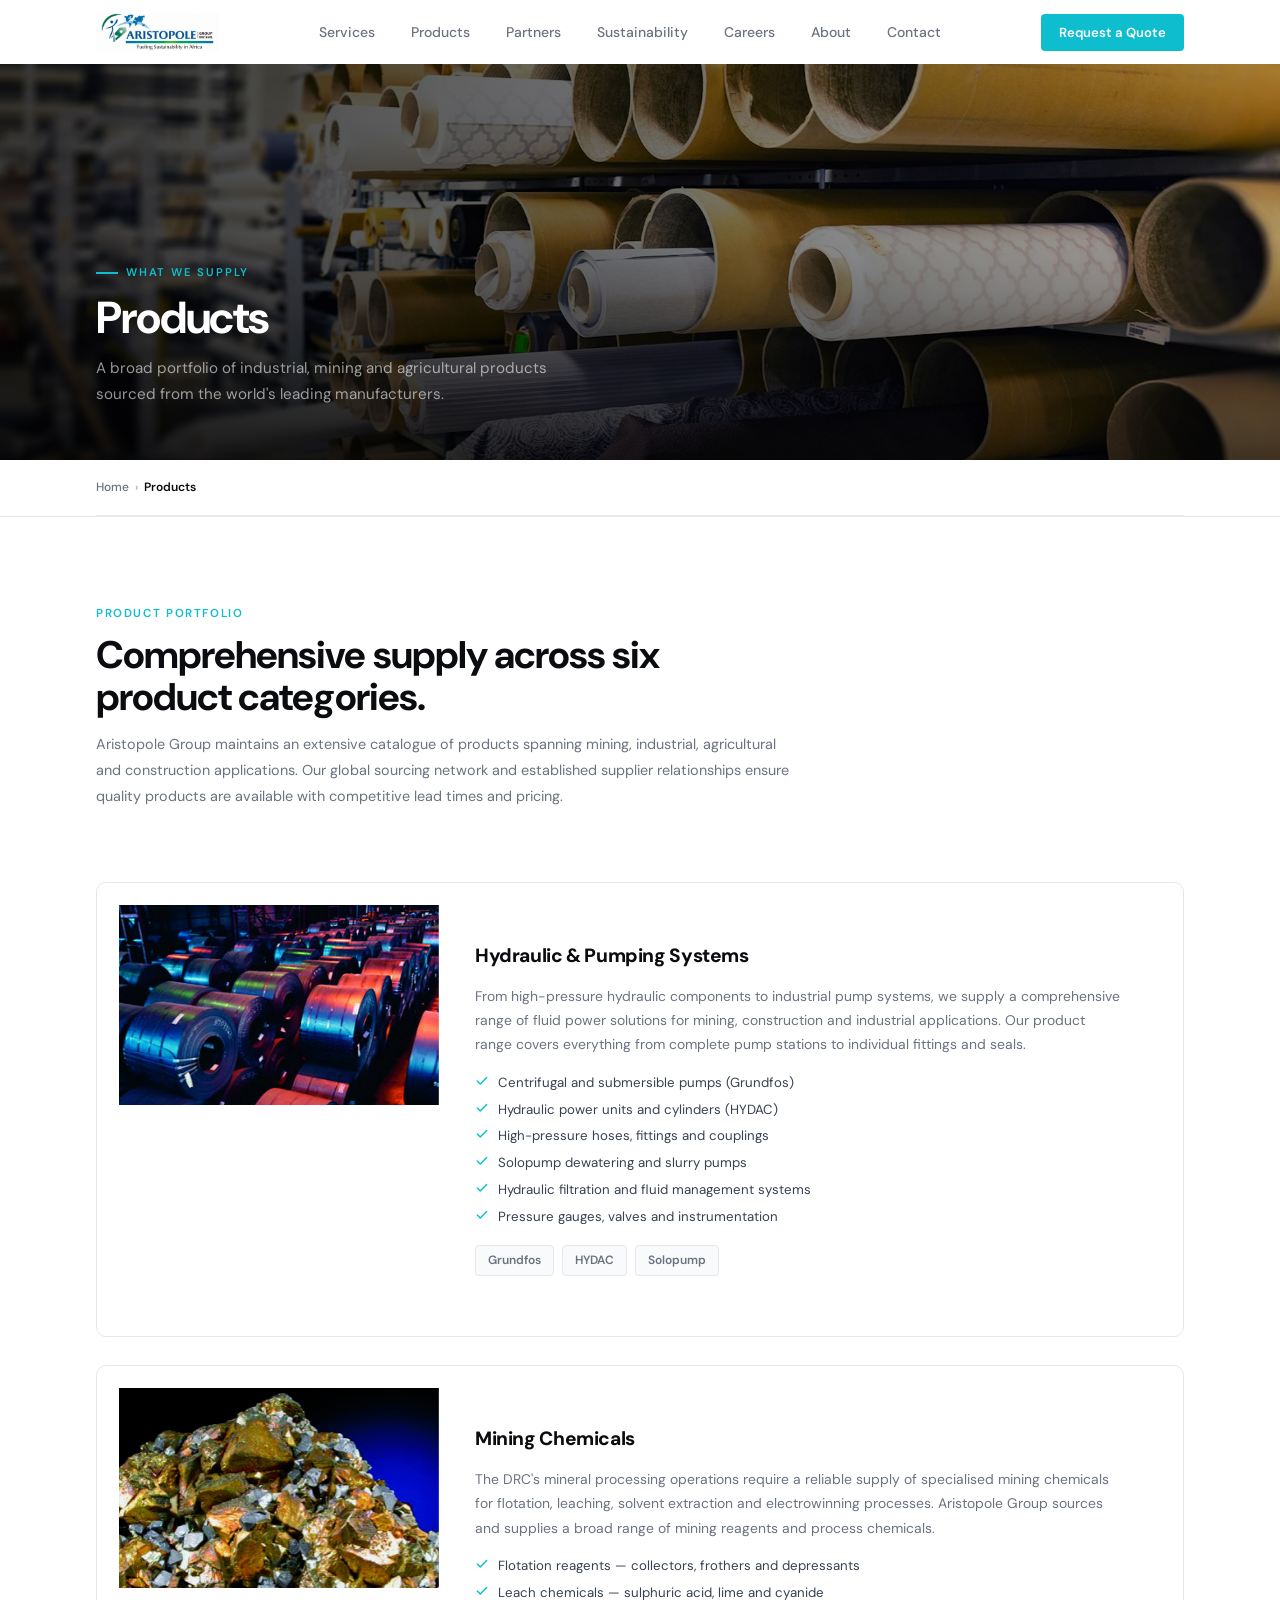
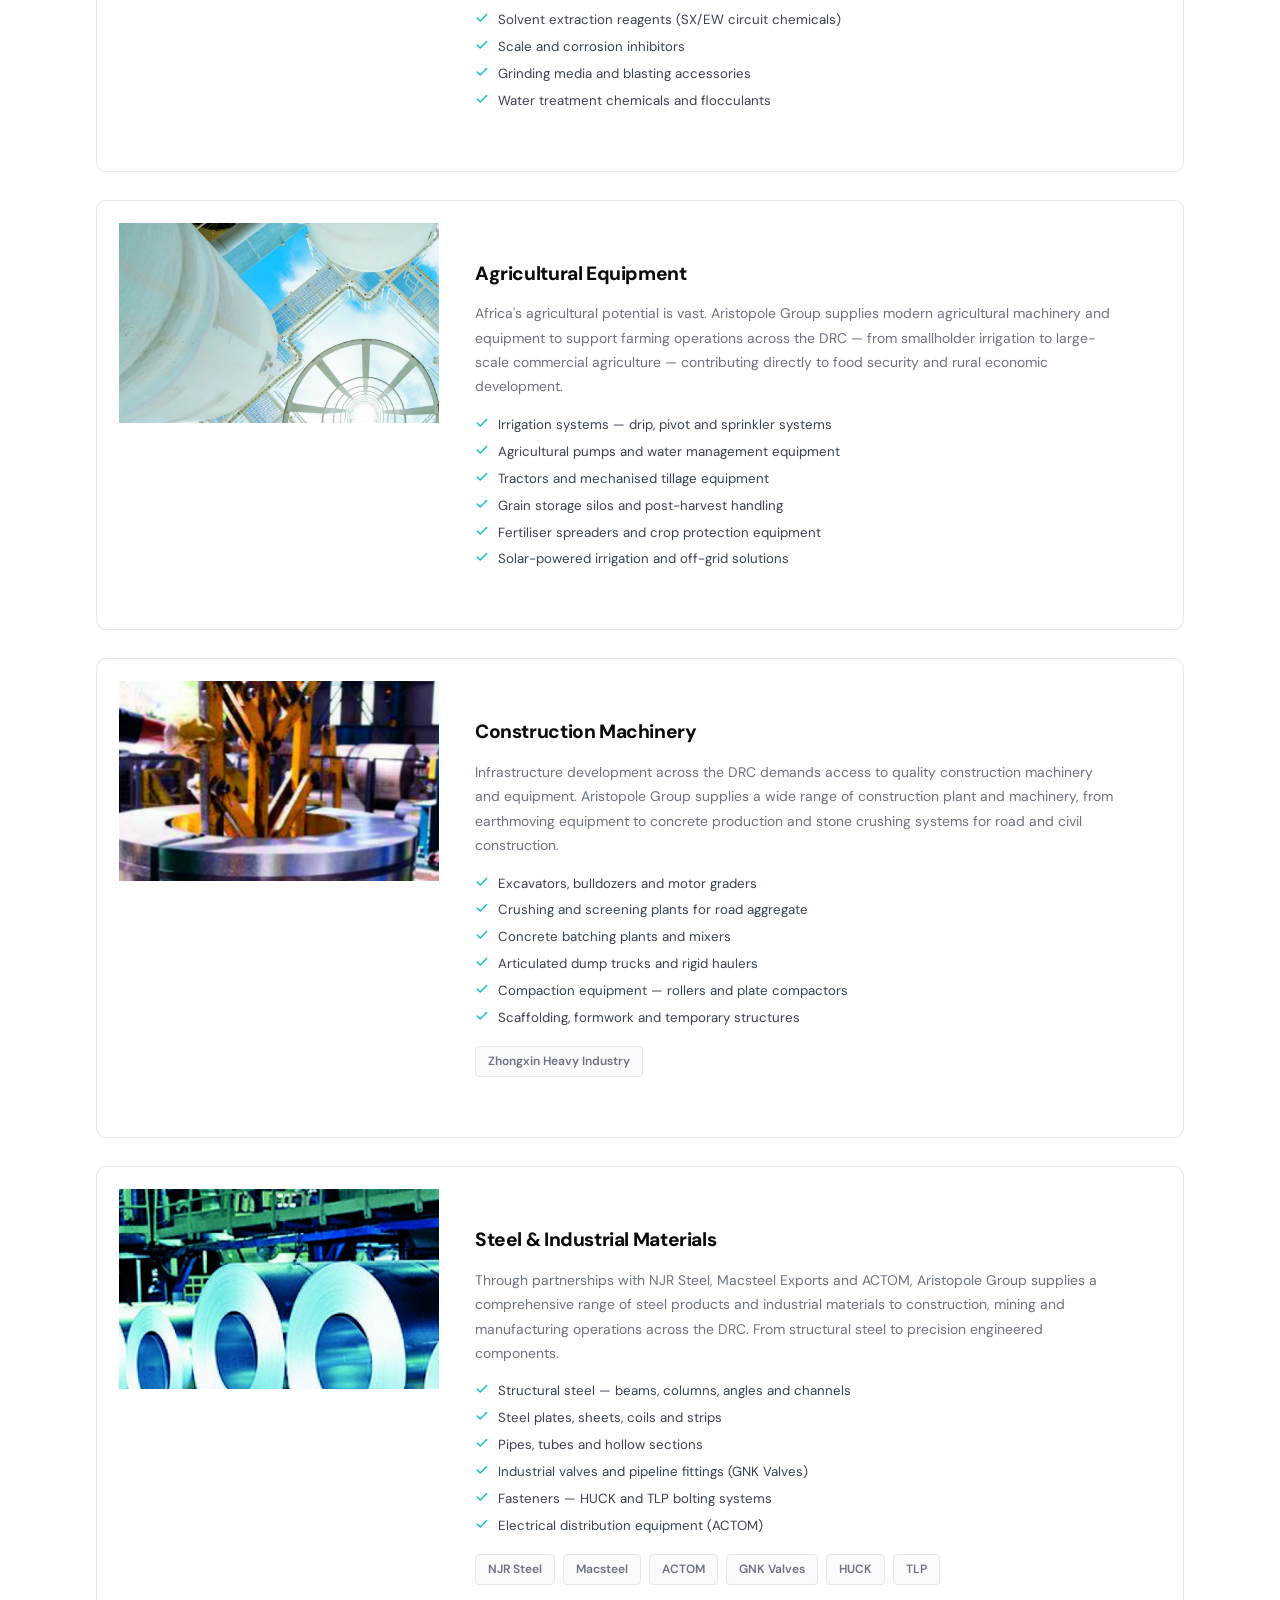
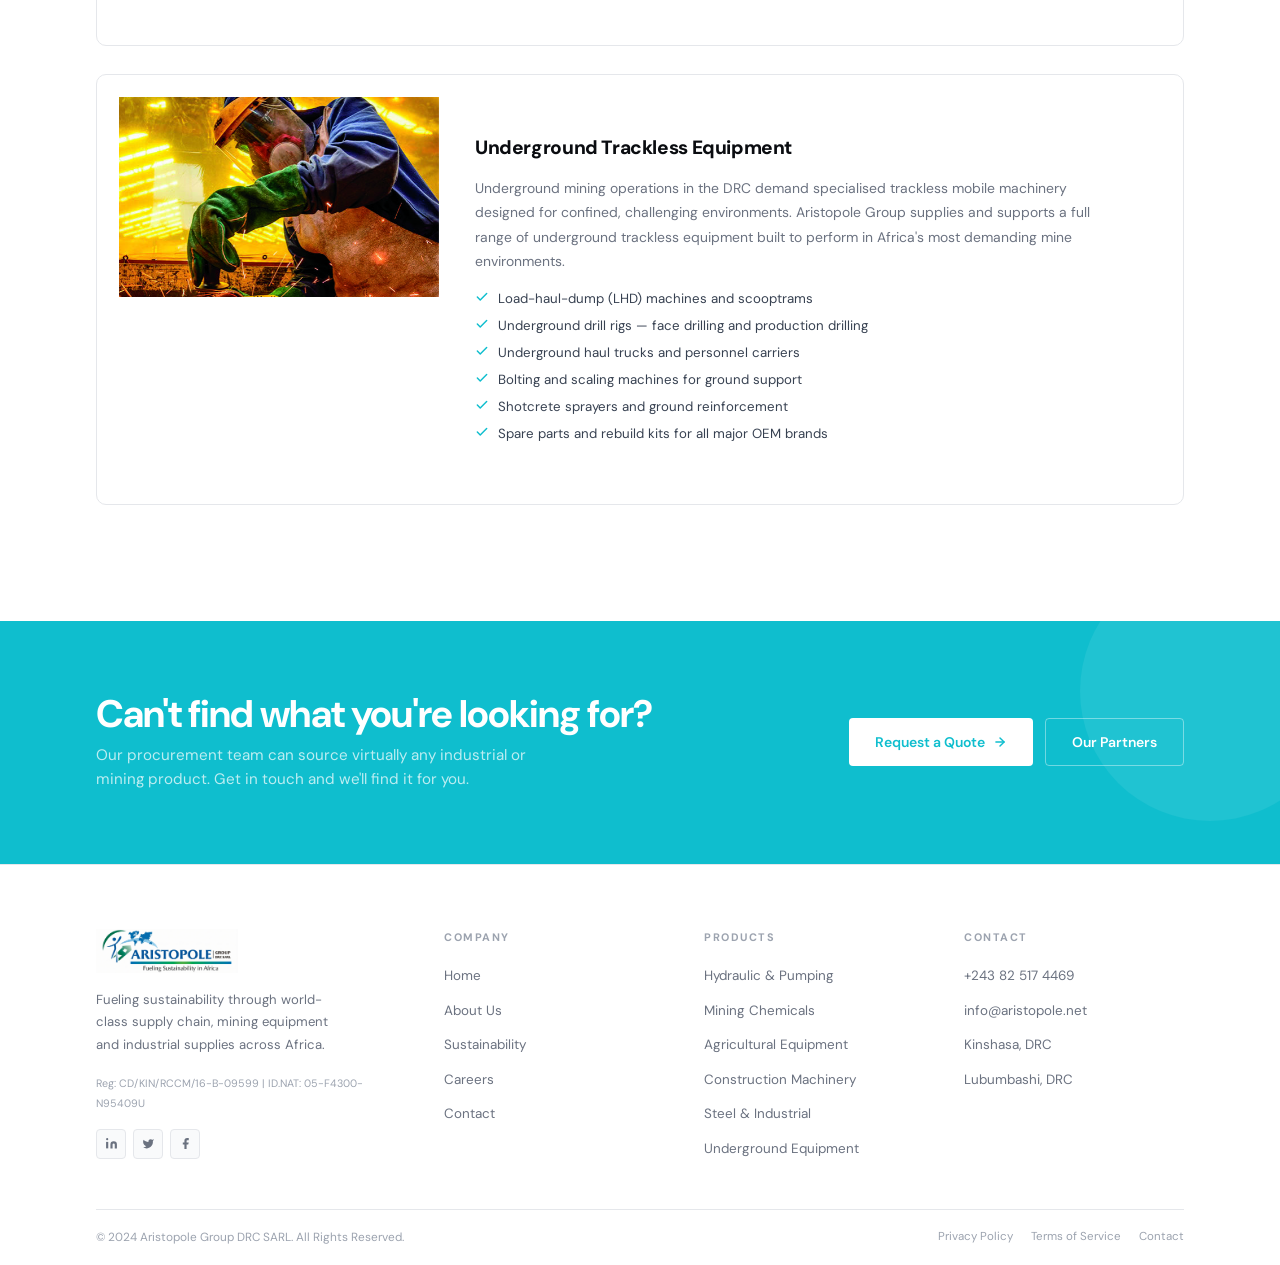
<file: products.html>
<!DOCTYPE html>
<html lang="en">
<head>
  <meta charset="UTF-8" />
  <meta name="viewport" content="width=device-width, initial-scale=1.0" />
  <title>Products — Aristopole Group DRC SARL</title>
  <meta name="description" content="Aristopole Group supplies hydraulic systems, mining chemicals, agricultural equipment, construction machinery, steel materials and underground trackless equipment across Africa." />
  <link rel="icon" type="image/png" href="Assets/logos/Aristopole-Favicon.png" />
  <link rel="stylesheet" href="css/styles.css" />
</head>
<body>

<nav class="nav" id="nav">
  <div class="wrap">
    <div class="nav-inner">
      <a href="index.html" aria-label="Aristopole Group home">
        <img class="nav-logo" src="Assets/images/Aristopole_ Logo_ Revamp_Color.jpg" alt="Aristopole Group" style="height:38px;width:auto;object-fit:contain;" />
      </a>
      <ul class="nav-links">
        <li><a href="services.html">Services</a></li>
        <li><a href="products.html" class="on">Products</a></li>
        <li><a href="partners.html">Partners</a></li>
        <li><a href="sustainability.html">Sustainability</a></li>
        <li><a href="careers.html">Careers</a></li>
        <li><a href="about.html">About</a></li>
        <li><a href="contact.html">Contact</a></li>
      </ul>
      <a class="nav-cta" href="contact.html">Request a Quote</a>
      <button class="nav-burger" id="burger" aria-label="Toggle menu" aria-expanded="false" aria-controls="drawer">
        <span></span><span></span><span></span>
      </button>
    </div>
  </div>
</nav>
<nav class="nav-drawer" id="drawer">
  <a href="services.html"       onclick="closeDrawer()">Services</a>
  <a href="products.html"       onclick="closeDrawer()">Products</a>
  <a href="partners.html"       onclick="closeDrawer()">Partners</a>
  <a href="sustainability.html" onclick="closeDrawer()">Sustainability</a>
  <a href="careers.html"        onclick="closeDrawer()">Careers</a>
  <a href="about.html"          onclick="closeDrawer()">About</a>
  <a href="contact.html"        onclick="closeDrawer()">Contact</a>
  <a href="contact.html" class="mob-cta" onclick="closeDrawer()">Request a Quote</a>
</nav>

<!-- Page Hero -->
<div class="page-hero">
  <div class="page-hero-bg"><img src="Assets/images/pexels_hero_products.jpg" alt="Aristopole Products" loading="eager" /></div>
  <div class="page-hero-grad"></div>
  <div class="page-hero-body">
    <div class="wrap">
      <div class="page-hero-eyebrow">What We Supply</div>
      <h1 class="page-hero-h">Products</h1>
      <p class="page-hero-sub">A broad portfolio of industrial, mining and agricultural products sourced from the world's leading manufacturers.</p>
    </div>
  </div>
</div>

<!-- Breadcrumb -->
<div style="border-bottom:1px solid var(--border);">
  <div class="wrap">
    <div class="breadcrumb">
      <a href="index.html">Home</a>
      <span>›</span>
      <strong>Products</strong>
    </div>
  </div>
</div>

<!-- Intro -->
<section style="padding:88px 0; background:var(--white);">
  <div class="wrap">
    <div style="max-width:700px; margin-bottom:72px;" class="rv">
      <div class="sec-label">Product Portfolio</div>
      <h2 class="sec-title">Comprehensive supply across six product categories.</h2>
      <p style="font-size:0.9rem;color:var(--muted);line-height:1.8;margin-top:14px;">Aristopole Group maintains an extensive catalogue of products spanning mining, industrial, agricultural and construction applications. Our global sourcing network and established supplier relationships ensure quality products are available with competitive lead times and pricing.</p>
    </div>

    <!-- Category 1: Hydraulic & Pumping Systems -->
    <div class="prod-cat-card rv" id="hydraulic">
      <div class="prod-cat-num">01</div>
      <div class="prod-cat-body">
        <div class="prod-cat-img">
          <img src="Assets/images/img91.jpg" alt="Hydraulic & Pumping Systems" loading="lazy" />
        </div>
        <div class="prod-cat-content">
          <h3 class="prod-cat-title">Hydraulic &amp; Pumping Systems</h3>
          <p class="prod-cat-desc">From high-pressure hydraulic components to industrial pump systems, we supply a comprehensive range of fluid power solutions for mining, construction and industrial applications. Our product range covers everything from complete pump stations to individual fittings and seals.</p>
          <div class="prod-cat-items">
            <div class="prod-item"><svg viewBox="0 0 24 24" fill="none" stroke="currentColor" stroke-width="2" stroke-linecap="round" stroke-linejoin="round"><polyline points="20 6 9 17 4 12"/></svg>Centrifugal and submersible pumps (Grundfos)</div>
            <div class="prod-item"><svg viewBox="0 0 24 24" fill="none" stroke="currentColor" stroke-width="2" stroke-linecap="round" stroke-linejoin="round"><polyline points="20 6 9 17 4 12"/></svg>Hydraulic power units and cylinders (HYDAC)</div>
            <div class="prod-item"><svg viewBox="0 0 24 24" fill="none" stroke="currentColor" stroke-width="2" stroke-linecap="round" stroke-linejoin="round"><polyline points="20 6 9 17 4 12"/></svg>High-pressure hoses, fittings and couplings</div>
            <div class="prod-item"><svg viewBox="0 0 24 24" fill="none" stroke="currentColor" stroke-width="2" stroke-linecap="round" stroke-linejoin="round"><polyline points="20 6 9 17 4 12"/></svg>Solopump dewatering and slurry pumps</div>
            <div class="prod-item"><svg viewBox="0 0 24 24" fill="none" stroke="currentColor" stroke-width="2" stroke-linecap="round" stroke-linejoin="round"><polyline points="20 6 9 17 4 12"/></svg>Hydraulic filtration and fluid management systems</div>
            <div class="prod-item"><svg viewBox="0 0 24 24" fill="none" stroke="currentColor" stroke-width="2" stroke-linecap="round" stroke-linejoin="round"><polyline points="20 6 9 17 4 12"/></svg>Pressure gauges, valves and instrumentation</div>
          </div>
          <div style="display:flex;flex-wrap:wrap;gap:8px;margin-top:18px;">
            <span class="brand-tag">Grundfos</span><span class="brand-tag">HYDAC</span><span class="brand-tag">Solopump</span>
          </div>
        </div>
      </div>
    </div>

    <!-- Category 2: Mining Chemicals -->
    <div class="prod-cat-card rv" id="mining-chemicals">
      <div class="prod-cat-num">02</div>
      <div class="prod-cat-body">
        <div class="prod-cat-img">
          <img src="Assets/images/img85.jpg" alt="Mining Chemicals" loading="lazy" />
        </div>
        <div class="prod-cat-content">
          <h3 class="prod-cat-title">Mining Chemicals</h3>
          <p class="prod-cat-desc">The DRC's mineral processing operations require a reliable supply of specialised mining chemicals for flotation, leaching, solvent extraction and electrowinning processes. Aristopole Group sources and supplies a broad range of mining reagents and process chemicals.</p>
          <div class="prod-cat-items">
            <div class="prod-item"><svg viewBox="0 0 24 24" fill="none" stroke="currentColor" stroke-width="2" stroke-linecap="round" stroke-linejoin="round"><polyline points="20 6 9 17 4 12"/></svg>Flotation reagents — collectors, frothers and depressants</div>
            <div class="prod-item"><svg viewBox="0 0 24 24" fill="none" stroke="currentColor" stroke-width="2" stroke-linecap="round" stroke-linejoin="round"><polyline points="20 6 9 17 4 12"/></svg>Leach chemicals — sulphuric acid, lime and cyanide</div>
            <div class="prod-item"><svg viewBox="0 0 24 24" fill="none" stroke="currentColor" stroke-width="2" stroke-linecap="round" stroke-linejoin="round"><polyline points="20 6 9 17 4 12"/></svg>Solvent extraction reagents (SX/EW circuit chemicals)</div>
            <div class="prod-item"><svg viewBox="0 0 24 24" fill="none" stroke="currentColor" stroke-width="2" stroke-linecap="round" stroke-linejoin="round"><polyline points="20 6 9 17 4 12"/></svg>Scale and corrosion inhibitors</div>
            <div class="prod-item"><svg viewBox="0 0 24 24" fill="none" stroke="currentColor" stroke-width="2" stroke-linecap="round" stroke-linejoin="round"><polyline points="20 6 9 17 4 12"/></svg>Grinding media and blasting accessories</div>
            <div class="prod-item"><svg viewBox="0 0 24 24" fill="none" stroke="currentColor" stroke-width="2" stroke-linecap="round" stroke-linejoin="round"><polyline points="20 6 9 17 4 12"/></svg>Water treatment chemicals and flocculants</div>
          </div>
        </div>
      </div>
    </div>

    <!-- Category 3: Agricultural Equipment -->
    <div class="prod-cat-card rv" id="agricultural">
      <div class="prod-cat-num">03</div>
      <div class="prod-cat-body">
        <div class="prod-cat-img">
          <img src="Assets/images/img96.jpg" alt="Agricultural Equipment" loading="lazy" />
        </div>
        <div class="prod-cat-content">
          <h3 class="prod-cat-title">Agricultural Equipment</h3>
          <p class="prod-cat-desc">Africa's agricultural potential is vast. Aristopole Group supplies modern agricultural machinery and equipment to support farming operations across the DRC — from smallholder irrigation to large-scale commercial agriculture — contributing directly to food security and rural economic development.</p>
          <div class="prod-cat-items">
            <div class="prod-item"><svg viewBox="0 0 24 24" fill="none" stroke="currentColor" stroke-width="2" stroke-linecap="round" stroke-linejoin="round"><polyline points="20 6 9 17 4 12"/></svg>Irrigation systems — drip, pivot and sprinkler systems</div>
            <div class="prod-item"><svg viewBox="0 0 24 24" fill="none" stroke="currentColor" stroke-width="2" stroke-linecap="round" stroke-linejoin="round"><polyline points="20 6 9 17 4 12"/></svg>Agricultural pumps and water management equipment</div>
            <div class="prod-item"><svg viewBox="0 0 24 24" fill="none" stroke="currentColor" stroke-width="2" stroke-linecap="round" stroke-linejoin="round"><polyline points="20 6 9 17 4 12"/></svg>Tractors and mechanised tillage equipment</div>
            <div class="prod-item"><svg viewBox="0 0 24 24" fill="none" stroke="currentColor" stroke-width="2" stroke-linecap="round" stroke-linejoin="round"><polyline points="20 6 9 17 4 12"/></svg>Grain storage silos and post-harvest handling</div>
            <div class="prod-item"><svg viewBox="0 0 24 24" fill="none" stroke="currentColor" stroke-width="2" stroke-linecap="round" stroke-linejoin="round"><polyline points="20 6 9 17 4 12"/></svg>Fertiliser spreaders and crop protection equipment</div>
            <div class="prod-item"><svg viewBox="0 0 24 24" fill="none" stroke="currentColor" stroke-width="2" stroke-linecap="round" stroke-linejoin="round"><polyline points="20 6 9 17 4 12"/></svg>Solar-powered irrigation and off-grid solutions</div>
          </div>
        </div>
      </div>
    </div>

    <!-- Category 4: Construction Machinery -->
    <div class="prod-cat-card rv" id="construction">
      <div class="prod-cat-num">04</div>
      <div class="prod-cat-body">
        <div class="prod-cat-img">
          <img src="Assets/images/img92.jpg" alt="Construction Machinery" loading="lazy" />
        </div>
        <div class="prod-cat-content">
          <h3 class="prod-cat-title">Construction Machinery</h3>
          <p class="prod-cat-desc">Infrastructure development across the DRC demands access to quality construction machinery and equipment. Aristopole Group supplies a wide range of construction plant and machinery, from earthmoving equipment to concrete production and stone crushing systems for road and civil construction.</p>
          <div class="prod-cat-items">
            <div class="prod-item"><svg viewBox="0 0 24 24" fill="none" stroke="currentColor" stroke-width="2" stroke-linecap="round" stroke-linejoin="round"><polyline points="20 6 9 17 4 12"/></svg>Excavators, bulldozers and motor graders</div>
            <div class="prod-item"><svg viewBox="0 0 24 24" fill="none" stroke="currentColor" stroke-width="2" stroke-linecap="round" stroke-linejoin="round"><polyline points="20 6 9 17 4 12"/></svg>Crushing and screening plants for road aggregate</div>
            <div class="prod-item"><svg viewBox="0 0 24 24" fill="none" stroke="currentColor" stroke-width="2" stroke-linecap="round" stroke-linejoin="round"><polyline points="20 6 9 17 4 12"/></svg>Concrete batching plants and mixers</div>
            <div class="prod-item"><svg viewBox="0 0 24 24" fill="none" stroke="currentColor" stroke-width="2" stroke-linecap="round" stroke-linejoin="round"><polyline points="20 6 9 17 4 12"/></svg>Articulated dump trucks and rigid haulers</div>
            <div class="prod-item"><svg viewBox="0 0 24 24" fill="none" stroke="currentColor" stroke-width="2" stroke-linecap="round" stroke-linejoin="round"><polyline points="20 6 9 17 4 12"/></svg>Compaction equipment — rollers and plate compactors</div>
            <div class="prod-item"><svg viewBox="0 0 24 24" fill="none" stroke="currentColor" stroke-width="2" stroke-linecap="round" stroke-linejoin="round"><polyline points="20 6 9 17 4 12"/></svg>Scaffolding, formwork and temporary structures</div>
          </div>
          <div style="display:flex;flex-wrap:wrap;gap:8px;margin-top:18px;">
            <span class="brand-tag">Zhongxin Heavy Industry</span>
          </div>
        </div>
      </div>
    </div>

    <!-- Category 5: Steel & Industrial Materials -->
    <div class="prod-cat-card rv" id="steel">
      <div class="prod-cat-num">05</div>
      <div class="prod-cat-body">
        <div class="prod-cat-img">
          <img src="Assets/images/img200.jpg" alt="Steel & Industrial Materials" loading="lazy" />
        </div>
        <div class="prod-cat-content">
          <h3 class="prod-cat-title">Steel &amp; Industrial Materials</h3>
          <p class="prod-cat-desc">Through partnerships with NJR Steel, Macsteel Exports and ACTOM, Aristopole Group supplies a comprehensive range of steel products and industrial materials to construction, mining and manufacturing operations across the DRC. From structural steel to precision engineered components.</p>
          <div class="prod-cat-items">
            <div class="prod-item"><svg viewBox="0 0 24 24" fill="none" stroke="currentColor" stroke-width="2" stroke-linecap="round" stroke-linejoin="round"><polyline points="20 6 9 17 4 12"/></svg>Structural steel — beams, columns, angles and channels</div>
            <div class="prod-item"><svg viewBox="0 0 24 24" fill="none" stroke="currentColor" stroke-width="2" stroke-linecap="round" stroke-linejoin="round"><polyline points="20 6 9 17 4 12"/></svg>Steel plates, sheets, coils and strips</div>
            <div class="prod-item"><svg viewBox="0 0 24 24" fill="none" stroke="currentColor" stroke-width="2" stroke-linecap="round" stroke-linejoin="round"><polyline points="20 6 9 17 4 12"/></svg>Pipes, tubes and hollow sections</div>
            <div class="prod-item"><svg viewBox="0 0 24 24" fill="none" stroke="currentColor" stroke-width="2" stroke-linecap="round" stroke-linejoin="round"><polyline points="20 6 9 17 4 12"/></svg>Industrial valves and pipeline fittings (GNK Valves)</div>
            <div class="prod-item"><svg viewBox="0 0 24 24" fill="none" stroke="currentColor" stroke-width="2" stroke-linecap="round" stroke-linejoin="round"><polyline points="20 6 9 17 4 12"/></svg>Fasteners — HUCK and TLP bolting systems</div>
            <div class="prod-item"><svg viewBox="0 0 24 24" fill="none" stroke="currentColor" stroke-width="2" stroke-linecap="round" stroke-linejoin="round"><polyline points="20 6 9 17 4 12"/></svg>Electrical distribution equipment (ACTOM)</div>
          </div>
          <div style="display:flex;flex-wrap:wrap;gap:8px;margin-top:18px;">
            <span class="brand-tag">NJR Steel</span><span class="brand-tag">Macsteel</span><span class="brand-tag">ACTOM</span><span class="brand-tag">GNK Valves</span><span class="brand-tag">HUCK</span><span class="brand-tag">TLP</span>
          </div>
        </div>
      </div>
    </div>

    <!-- Category 6: Underground Trackless Equipment -->
    <div class="prod-cat-card rv" id="underground">
      <div class="prod-cat-num">06</div>
      <div class="prod-cat-body">
        <div class="prod-cat-img">
          <img src="Assets/images/img93.jpg" alt="Underground Trackless Equipment" loading="lazy" />
        </div>
        <div class="prod-cat-content">
          <h3 class="prod-cat-title">Underground Trackless Equipment</h3>
          <p class="prod-cat-desc">Underground mining operations in the DRC demand specialised trackless mobile machinery designed for confined, challenging environments. Aristopole Group supplies and supports a full range of underground trackless equipment built to perform in Africa's most demanding mine environments.</p>
          <div class="prod-cat-items">
            <div class="prod-item"><svg viewBox="0 0 24 24" fill="none" stroke="currentColor" stroke-width="2" stroke-linecap="round" stroke-linejoin="round"><polyline points="20 6 9 17 4 12"/></svg>Load-haul-dump (LHD) machines and scooptrams</div>
            <div class="prod-item"><svg viewBox="0 0 24 24" fill="none" stroke="currentColor" stroke-width="2" stroke-linecap="round" stroke-linejoin="round"><polyline points="20 6 9 17 4 12"/></svg>Underground drill rigs — face drilling and production drilling</div>
            <div class="prod-item"><svg viewBox="0 0 24 24" fill="none" stroke="currentColor" stroke-width="2" stroke-linecap="round" stroke-linejoin="round"><polyline points="20 6 9 17 4 12"/></svg>Underground haul trucks and personnel carriers</div>
            <div class="prod-item"><svg viewBox="0 0 24 24" fill="none" stroke="currentColor" stroke-width="2" stroke-linecap="round" stroke-linejoin="round"><polyline points="20 6 9 17 4 12"/></svg>Bolting and scaling machines for ground support</div>
            <div class="prod-item"><svg viewBox="0 0 24 24" fill="none" stroke="currentColor" stroke-width="2" stroke-linecap="round" stroke-linejoin="round"><polyline points="20 6 9 17 4 12"/></svg>Shotcrete sprayers and ground reinforcement</div>
            <div class="prod-item"><svg viewBox="0 0 24 24" fill="none" stroke="currentColor" stroke-width="2" stroke-linecap="round" stroke-linejoin="round"><polyline points="20 6 9 17 4 12"/></svg>Spare parts and rebuild kits for all major OEM brands</div>
          </div>
        </div>
      </div>
    </div>
  </div>
</section>

<!-- CTA -->
<div class="cta-band">
  <div class="wrap">
    <div class="cta-inner rv">
      <div class="cta-band-text">
        <h2 class="cta-h">Can't find what you're looking for?</h2>
        <p>Our procurement team can source virtually any industrial or mining product. Get in touch and we'll find it for you.</p>
      </div>
      <div class="cta-btns">
        <a href="contact.html" class="btn-white">Request a Quote <svg viewBox="0 0 24 24" fill="none" stroke="currentColor" stroke-width="2.5" stroke-linecap="round" stroke-linejoin="round" style="width:14px;height:14px;flex-shrink:0;"><line x1="5" y1="12" x2="19" y2="12"/><polyline points="12 5 19 12 12 19"/></svg></a>
        <a href="partners.html" class="btn-ghost">Our Partners</a>
      </div>
    </div>
  </div>
</div>

<footer class="footer">
  <div class="wrap">
    <div class="footer-top">
      <div class="f-brand">
        <img src="Assets/images/Aristopole_ Logo_ Revamp_Color.jpg" alt="Aristopole Group" />
        <p>Fueling sustainability through world-class supply chain, mining equipment and industrial supplies across Africa.</p>
        <div class="f-reg">Reg: CD/KIN/RCCM/16-B-09599 | ID.NAT: 05-F4300-N95409U</div>
        <div class="f-socials">
          <a href="#" class="f-soc" aria-label="LinkedIn"><svg viewBox="0 0 24 24"><path d="M16 8a6 6 0 0 1 6 6v7h-4v-7a2 2 0 0 0-4 0v7h-4v-7a6 6 0 0 1 6-6z"/><rect x="2" y="9" width="4" height="12"/><circle cx="4" cy="4" r="2"/></svg></a>
          <a href="#" class="f-soc" aria-label="Twitter"><svg viewBox="0 0 24 24"><path d="M22 4s-.7 2.1-2 3.4c1.6 10-9.4 17.3-18 11.6 2.2.1 4.4-.6 6-2C3 15.5.5 9.6 3 5c2.2 2.6 5.6 4.1 9 4-.9-4.2 4-6.6 7-3.8 1.1 0 3-1.2 3-1.2z"/></svg></a>
          <a href="#" class="f-soc" aria-label="Facebook"><svg viewBox="0 0 24 24"><path d="M18 2h-3a5 5 0 0 0-5 5v3H7v4h3v8h4v-8h3l1-4h-4V7a1 1 0 0 1 1-1h3z"/></svg></a>
        </div>
      </div>
      <div class="f-col"><h4>Company</h4><ul><li><a href="index.html">Home</a></li><li><a href="about.html">About Us</a></li><li><a href="sustainability.html">Sustainability</a></li><li><a href="careers.html">Careers</a></li><li><a href="contact.html">Contact</a></li></ul></div>
      <div class="f-col"><h4>Products</h4><ul><li><a href="products.html#hydraulic">Hydraulic &amp; Pumping</a></li><li><a href="products.html#mining-chemicals">Mining Chemicals</a></li><li><a href="products.html#agricultural">Agricultural Equipment</a></li><li><a href="products.html#construction">Construction Machinery</a></li><li><a href="products.html#steel">Steel &amp; Industrial</a></li><li><a href="products.html#underground">Underground Equipment</a></li></ul></div>
      <div class="f-col"><h4>Contact</h4><ul><li><a href="tel:+243825174469">+243 82 517 4469</a></li><li><a href="mailto:info@aristopole.net">info@aristopole.net</a></li><li><a href="contact.html">Kinshasa, DRC</a></li><li><a href="contact.html">Lubumbashi, DRC</a></li></ul></div>
    </div>

    <div class="footer-bar">
      <p>&copy; 2024 Aristopole Group DRC SARL. All Rights Reserved.</p>
      <div class="footer-bar-links"><a href="#">Privacy Policy</a><a href="#">Terms of Service</a><a href="contact.html">Contact</a></div>
    </div>
  </div>
</footer>
<script src="js/main.js"></script>
</body>
</html>
</file>
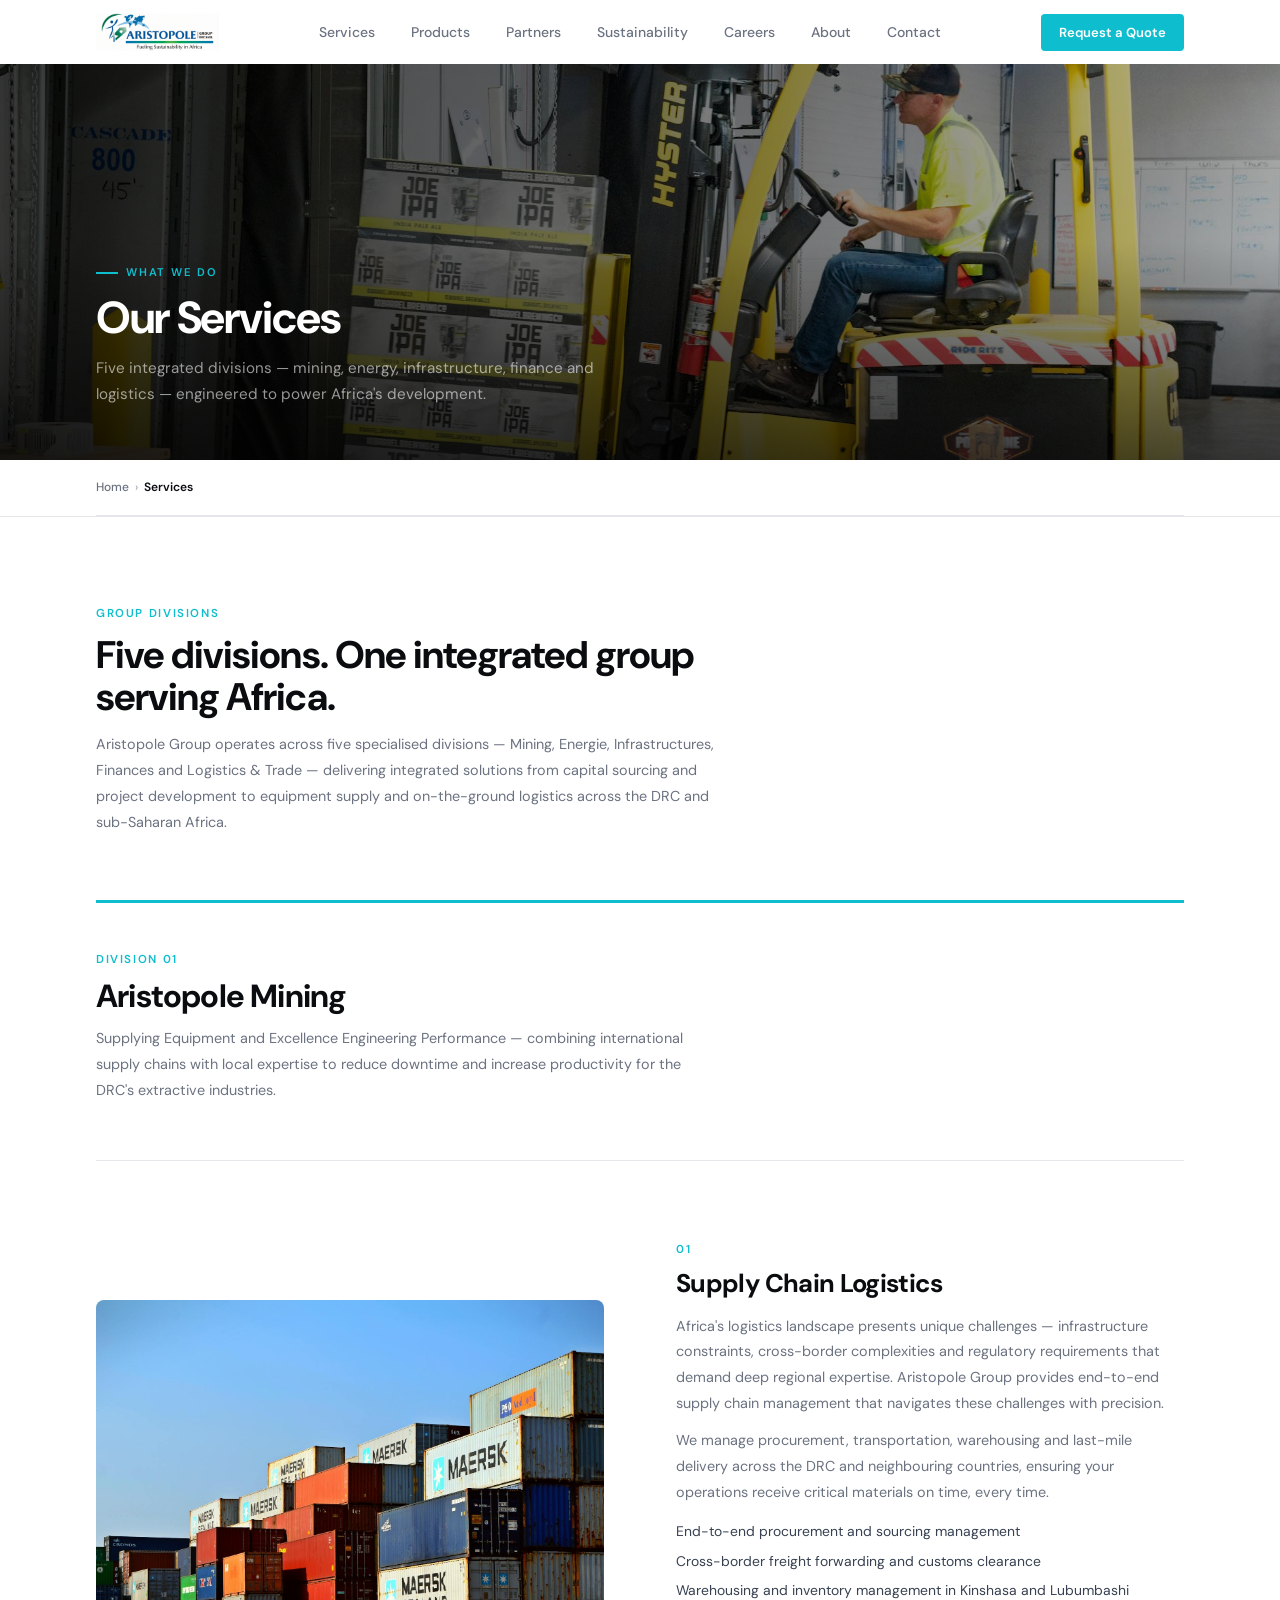
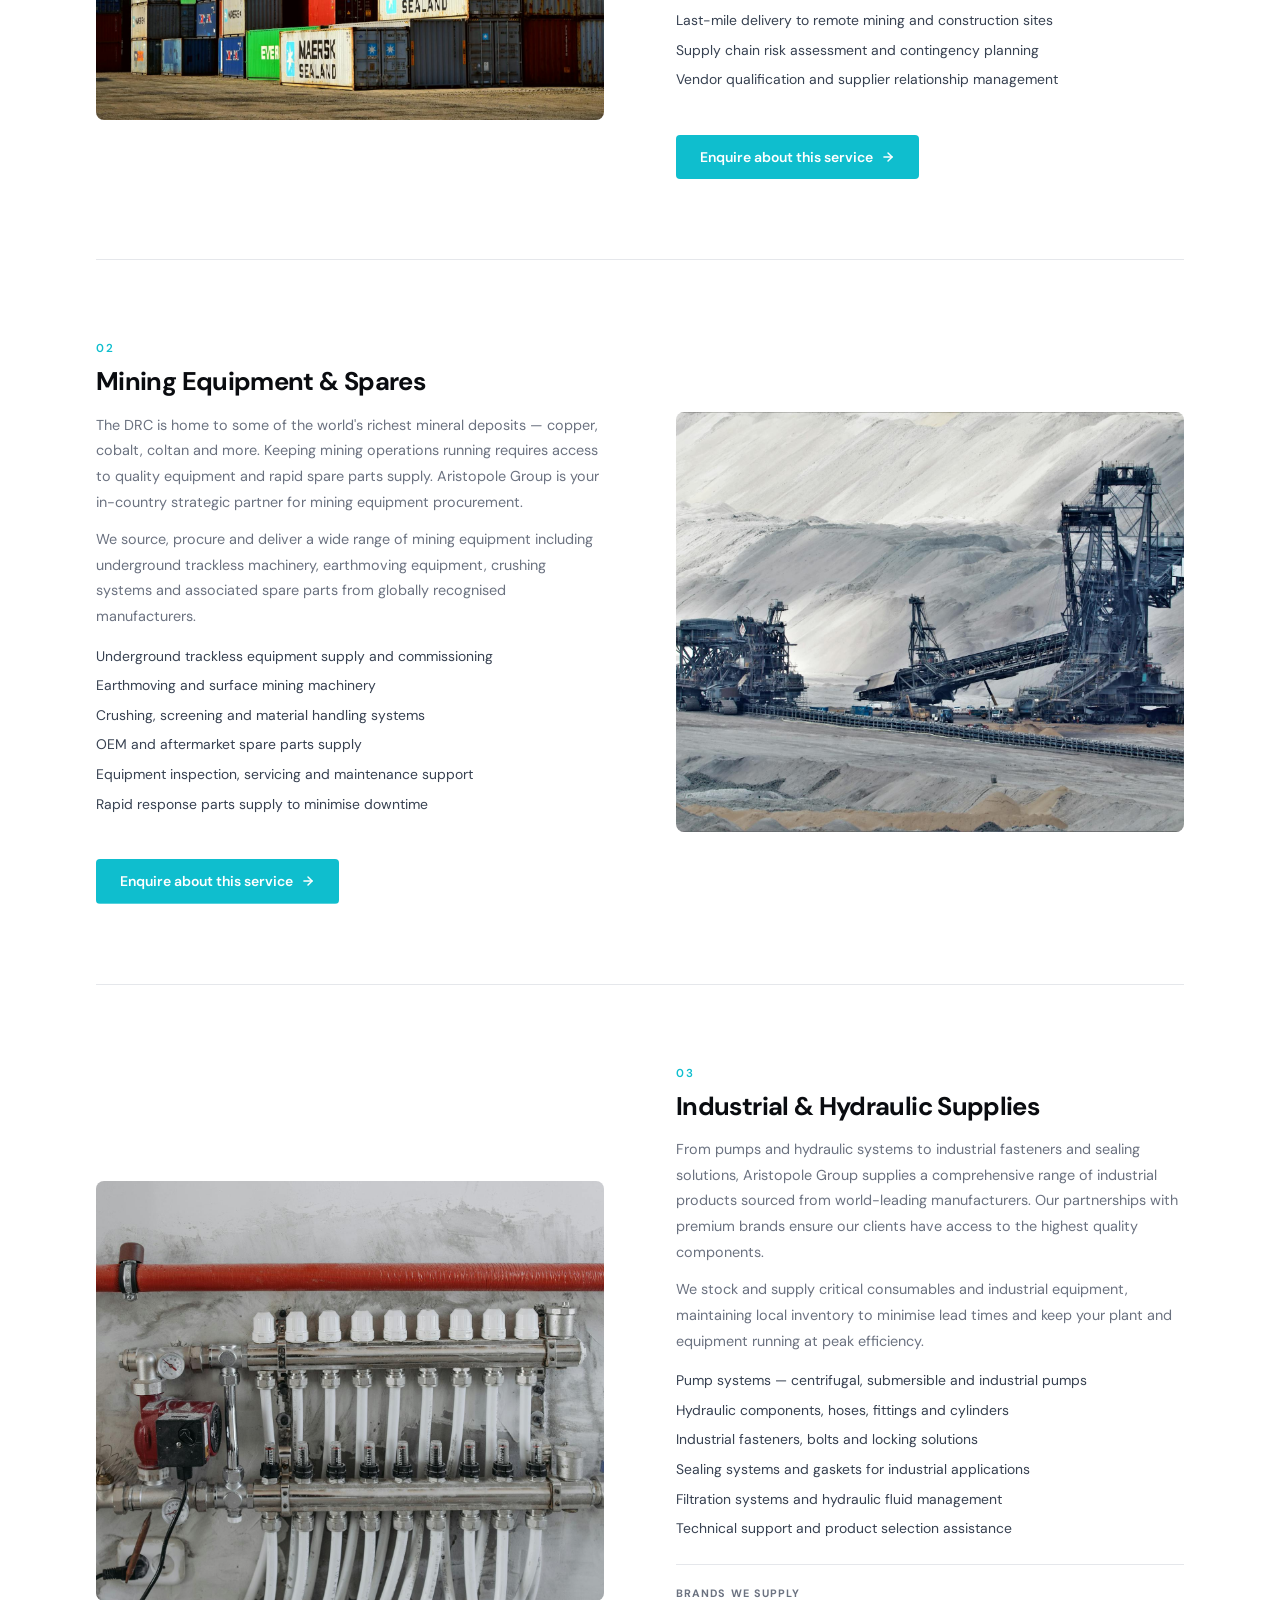
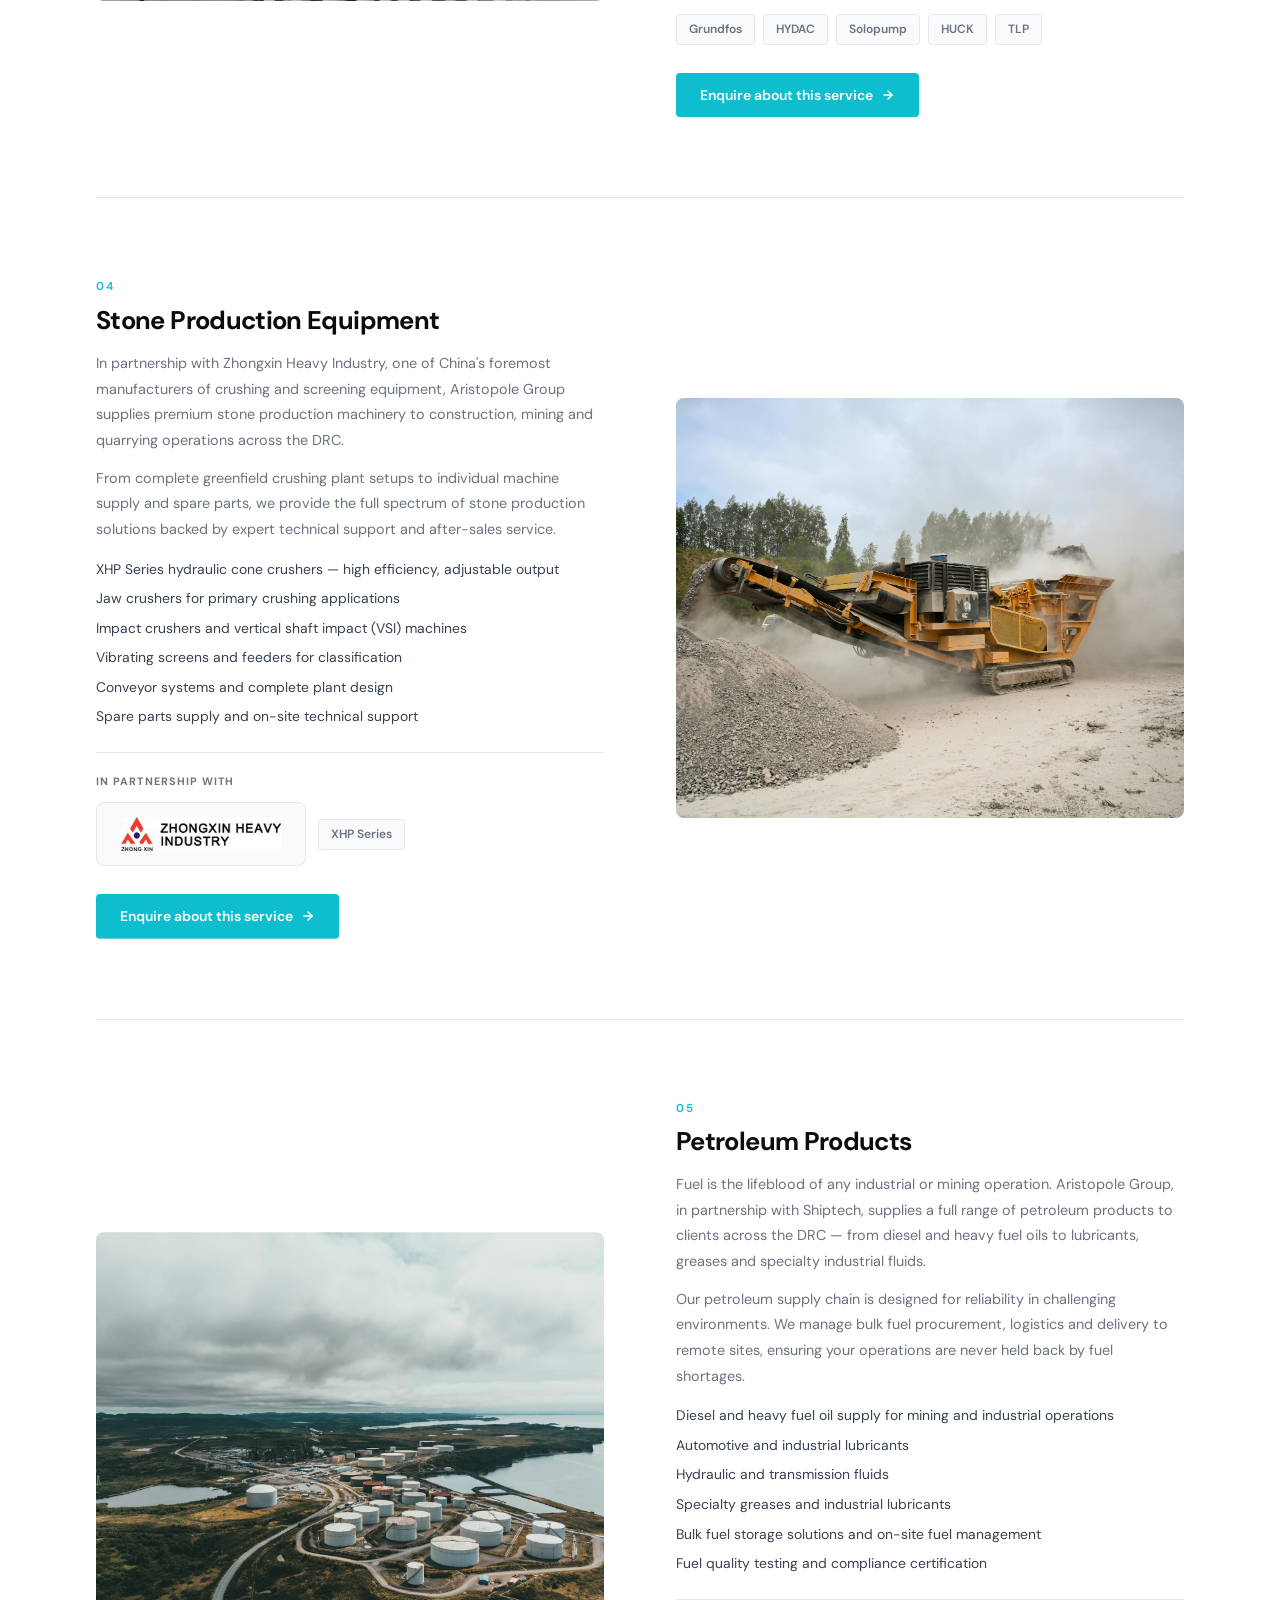
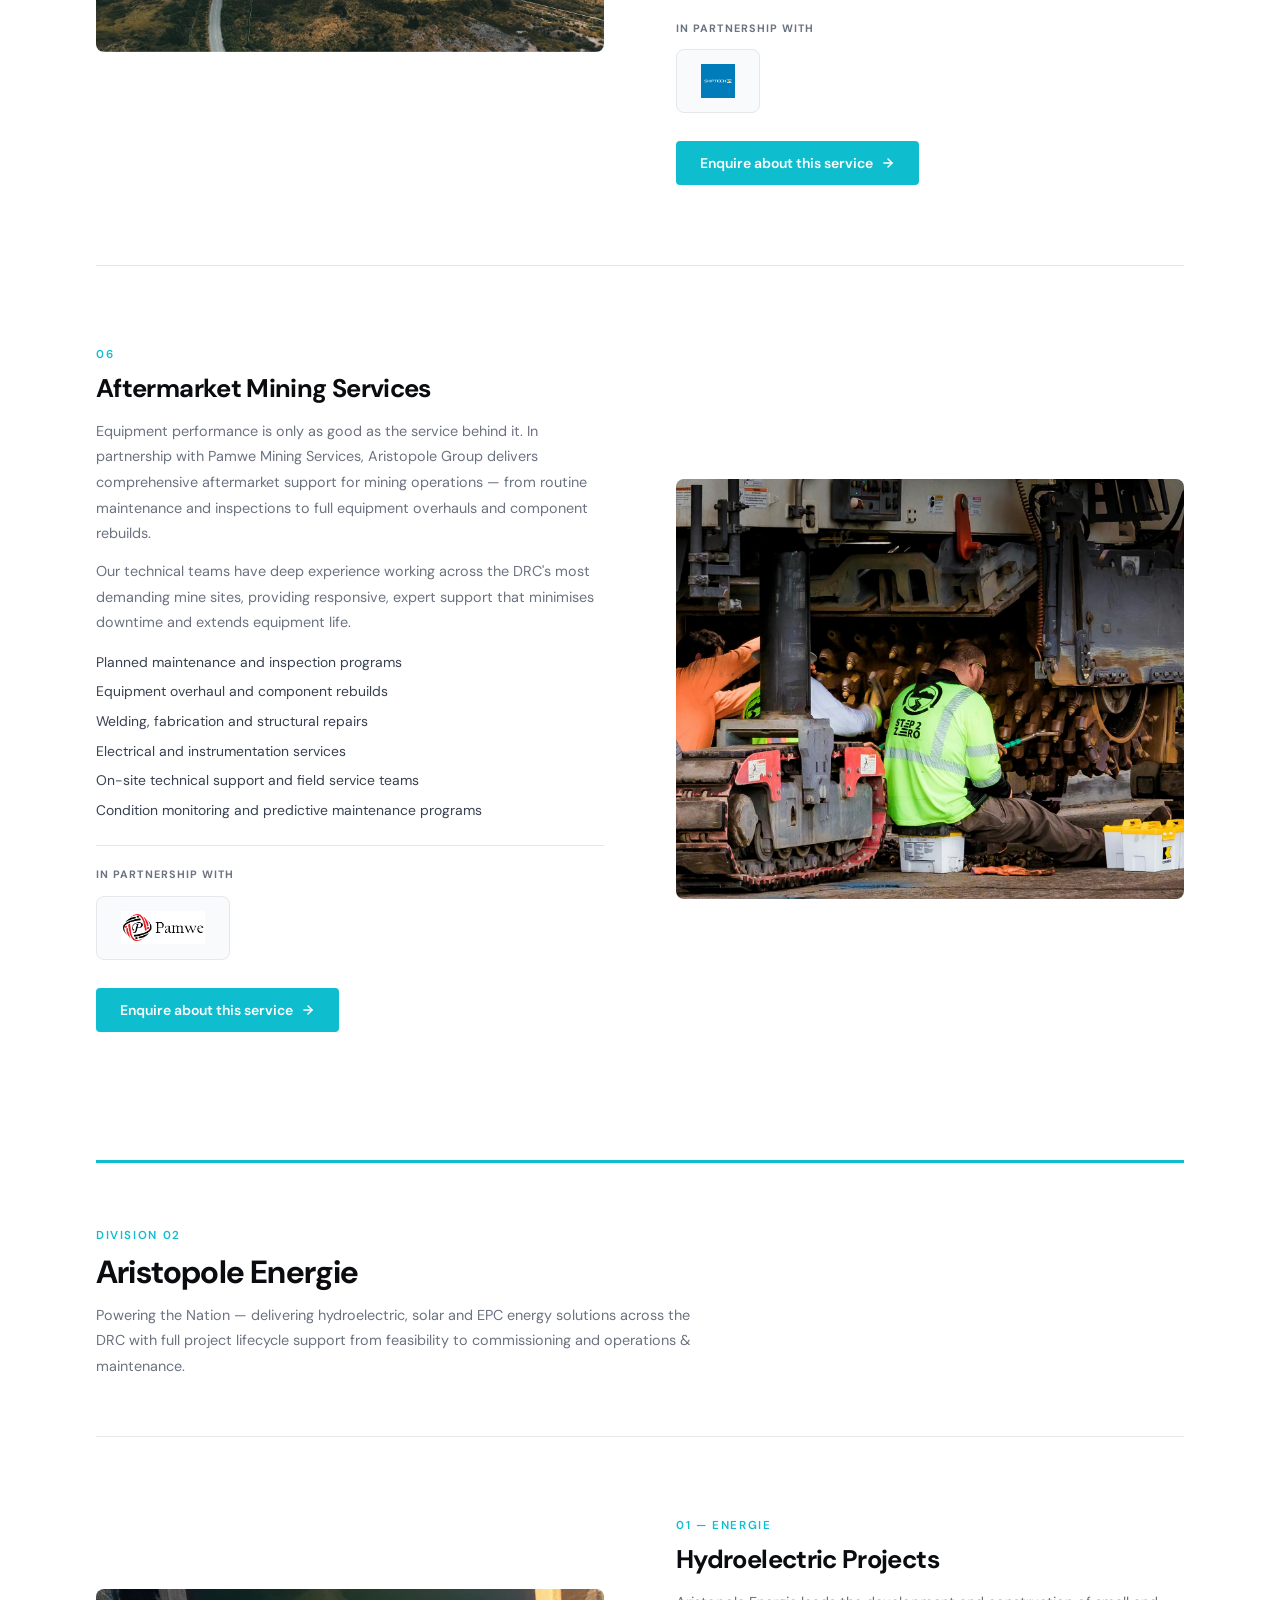
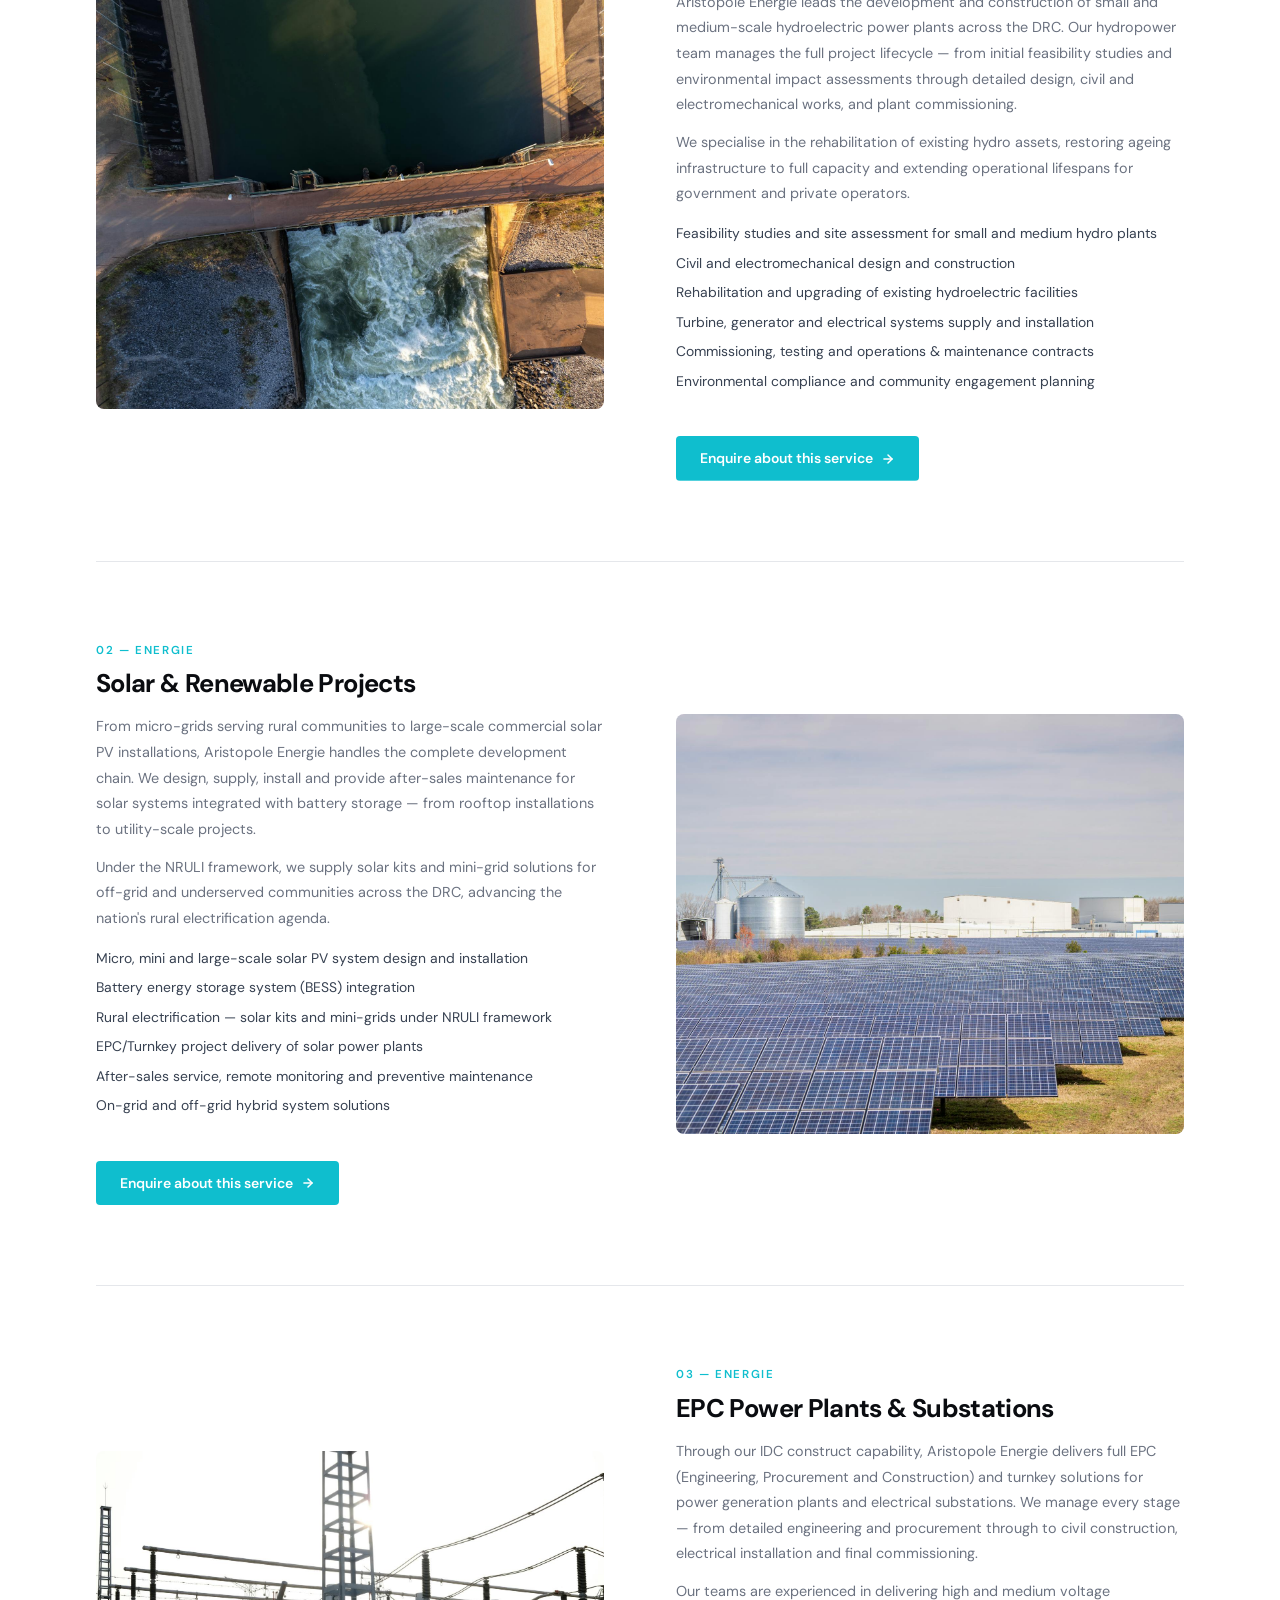
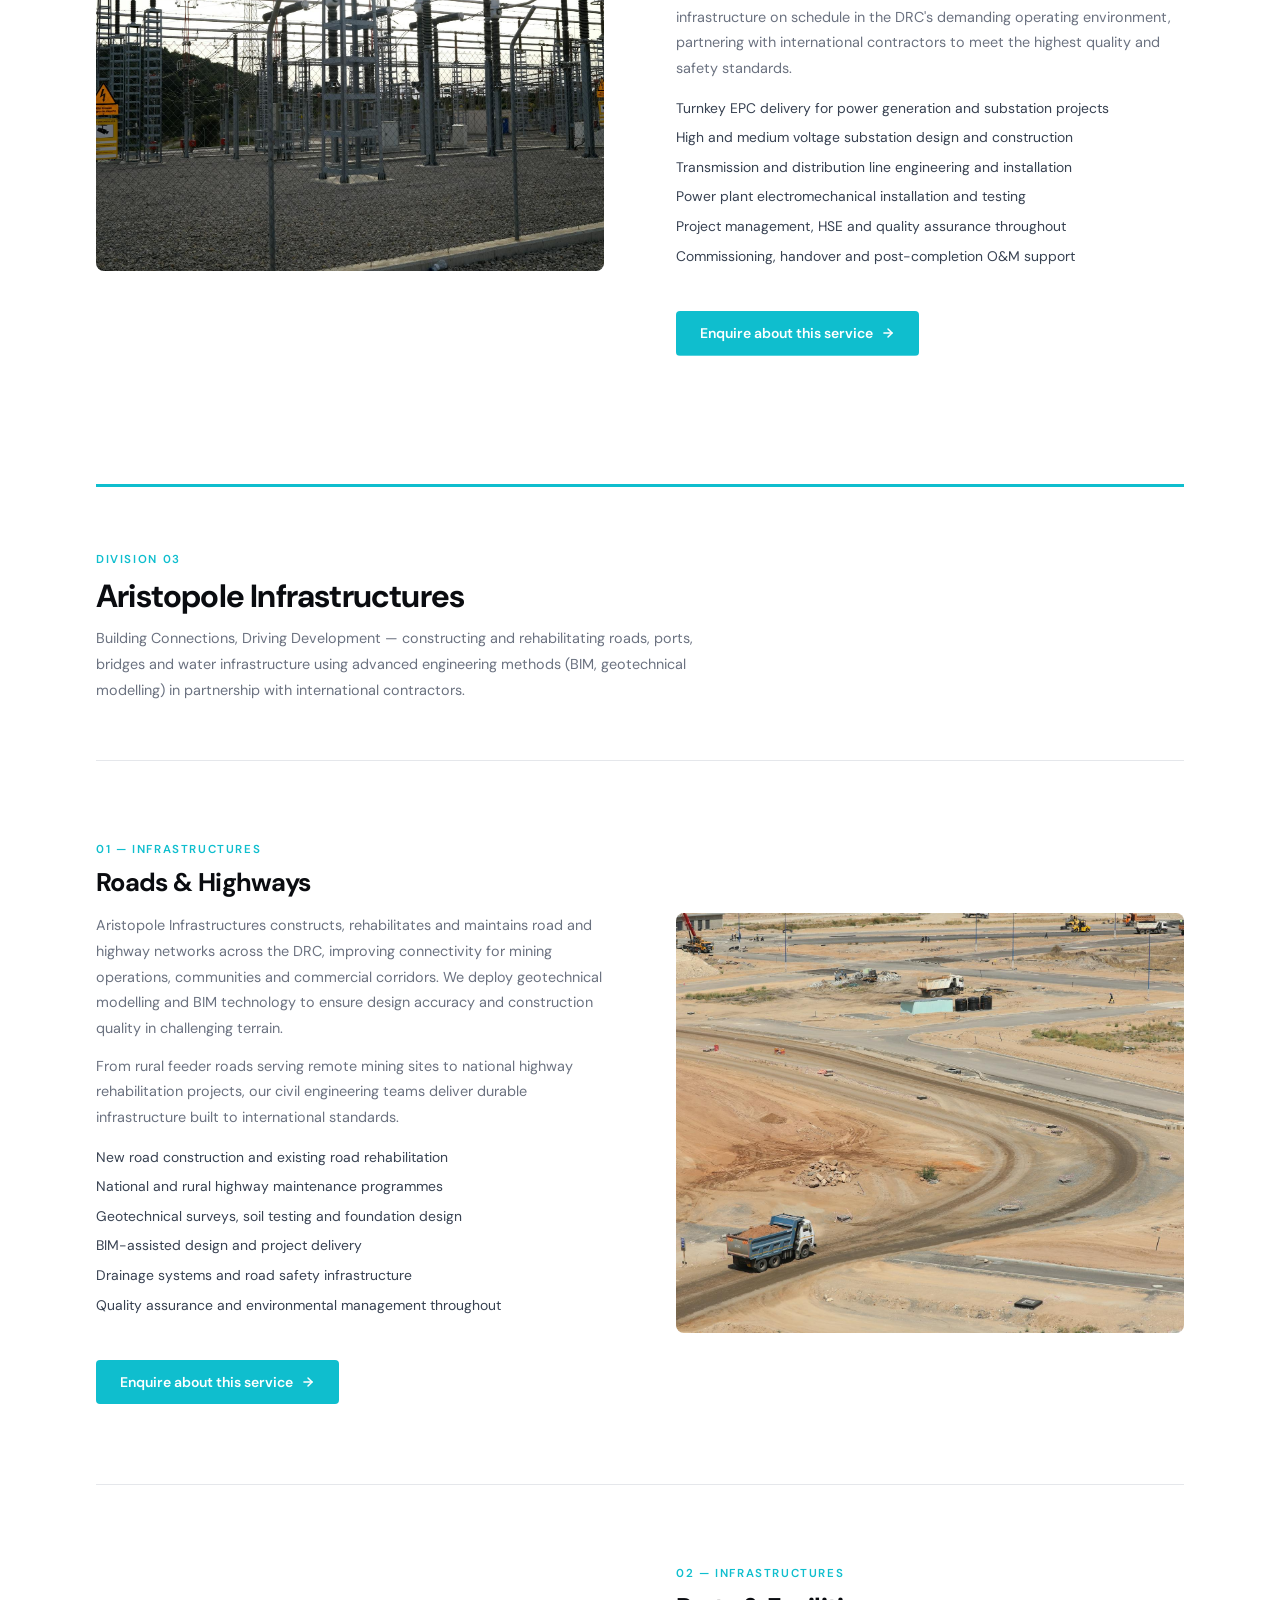
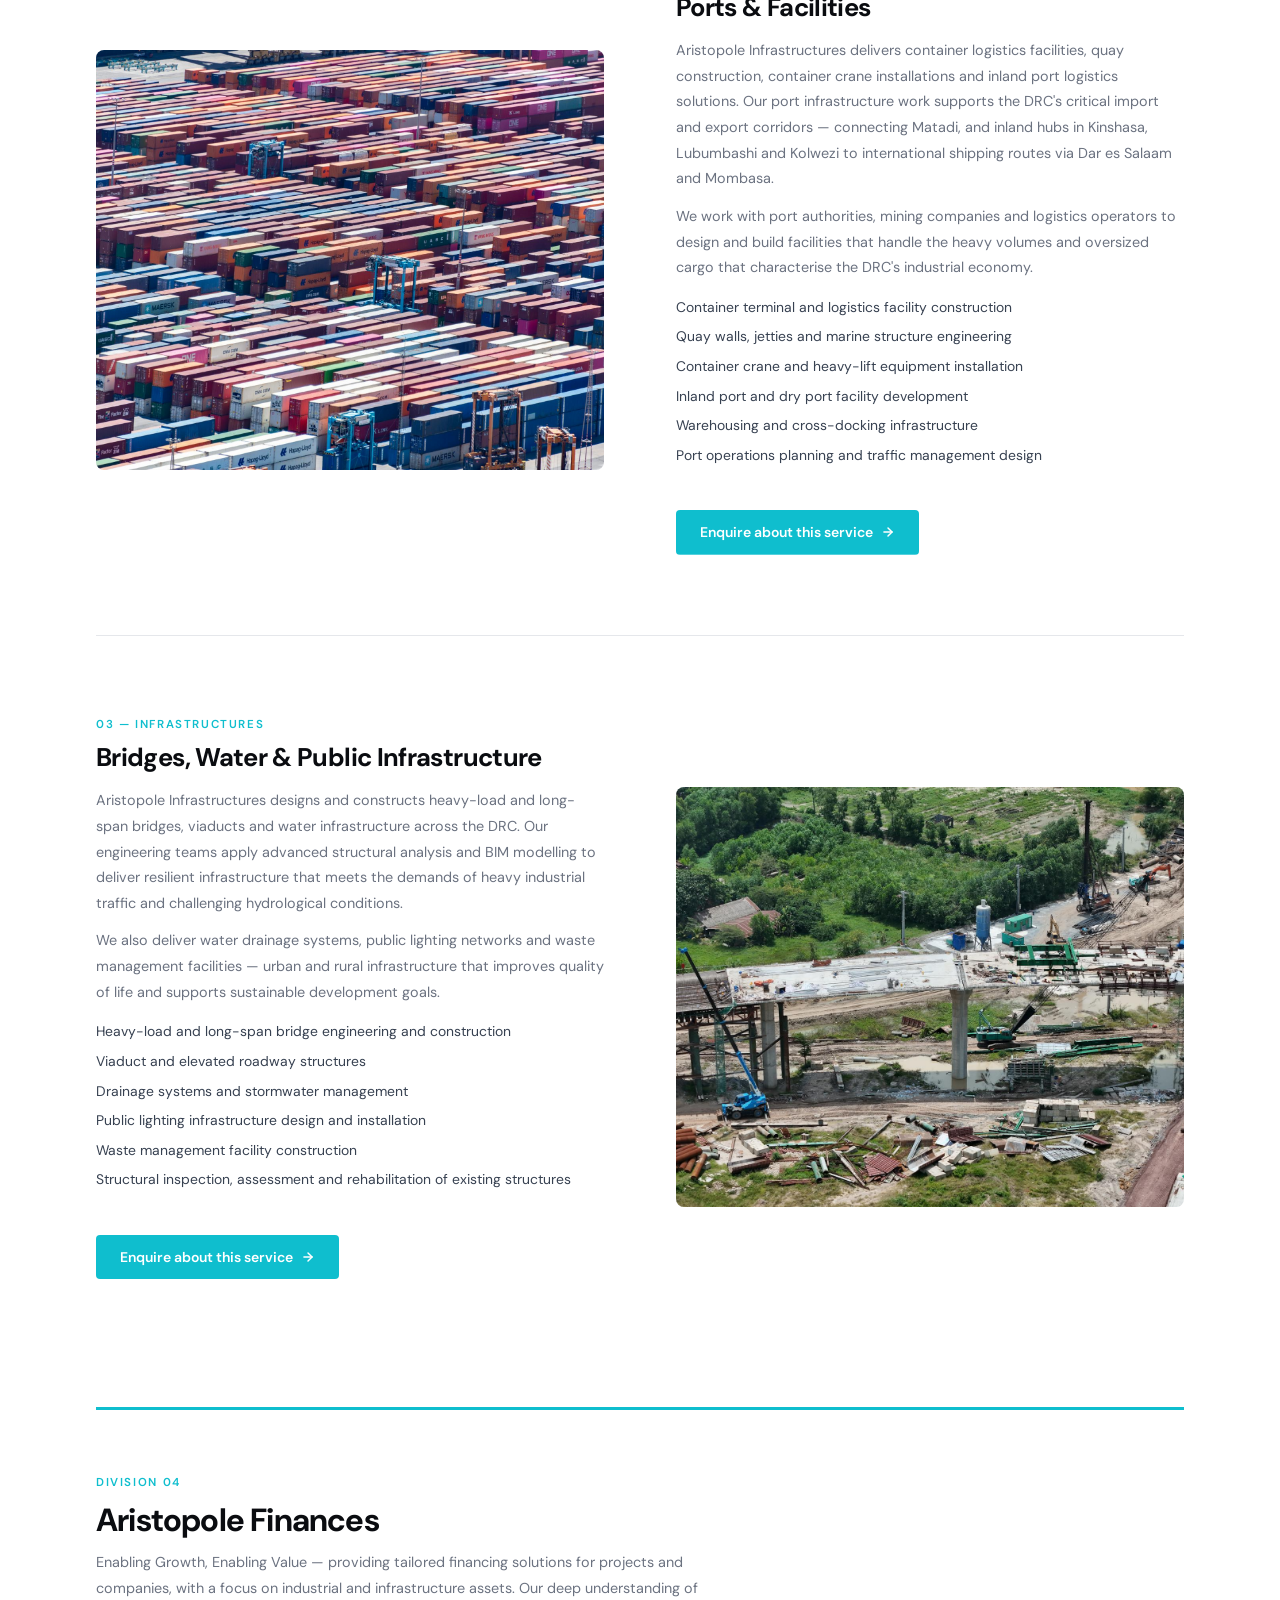
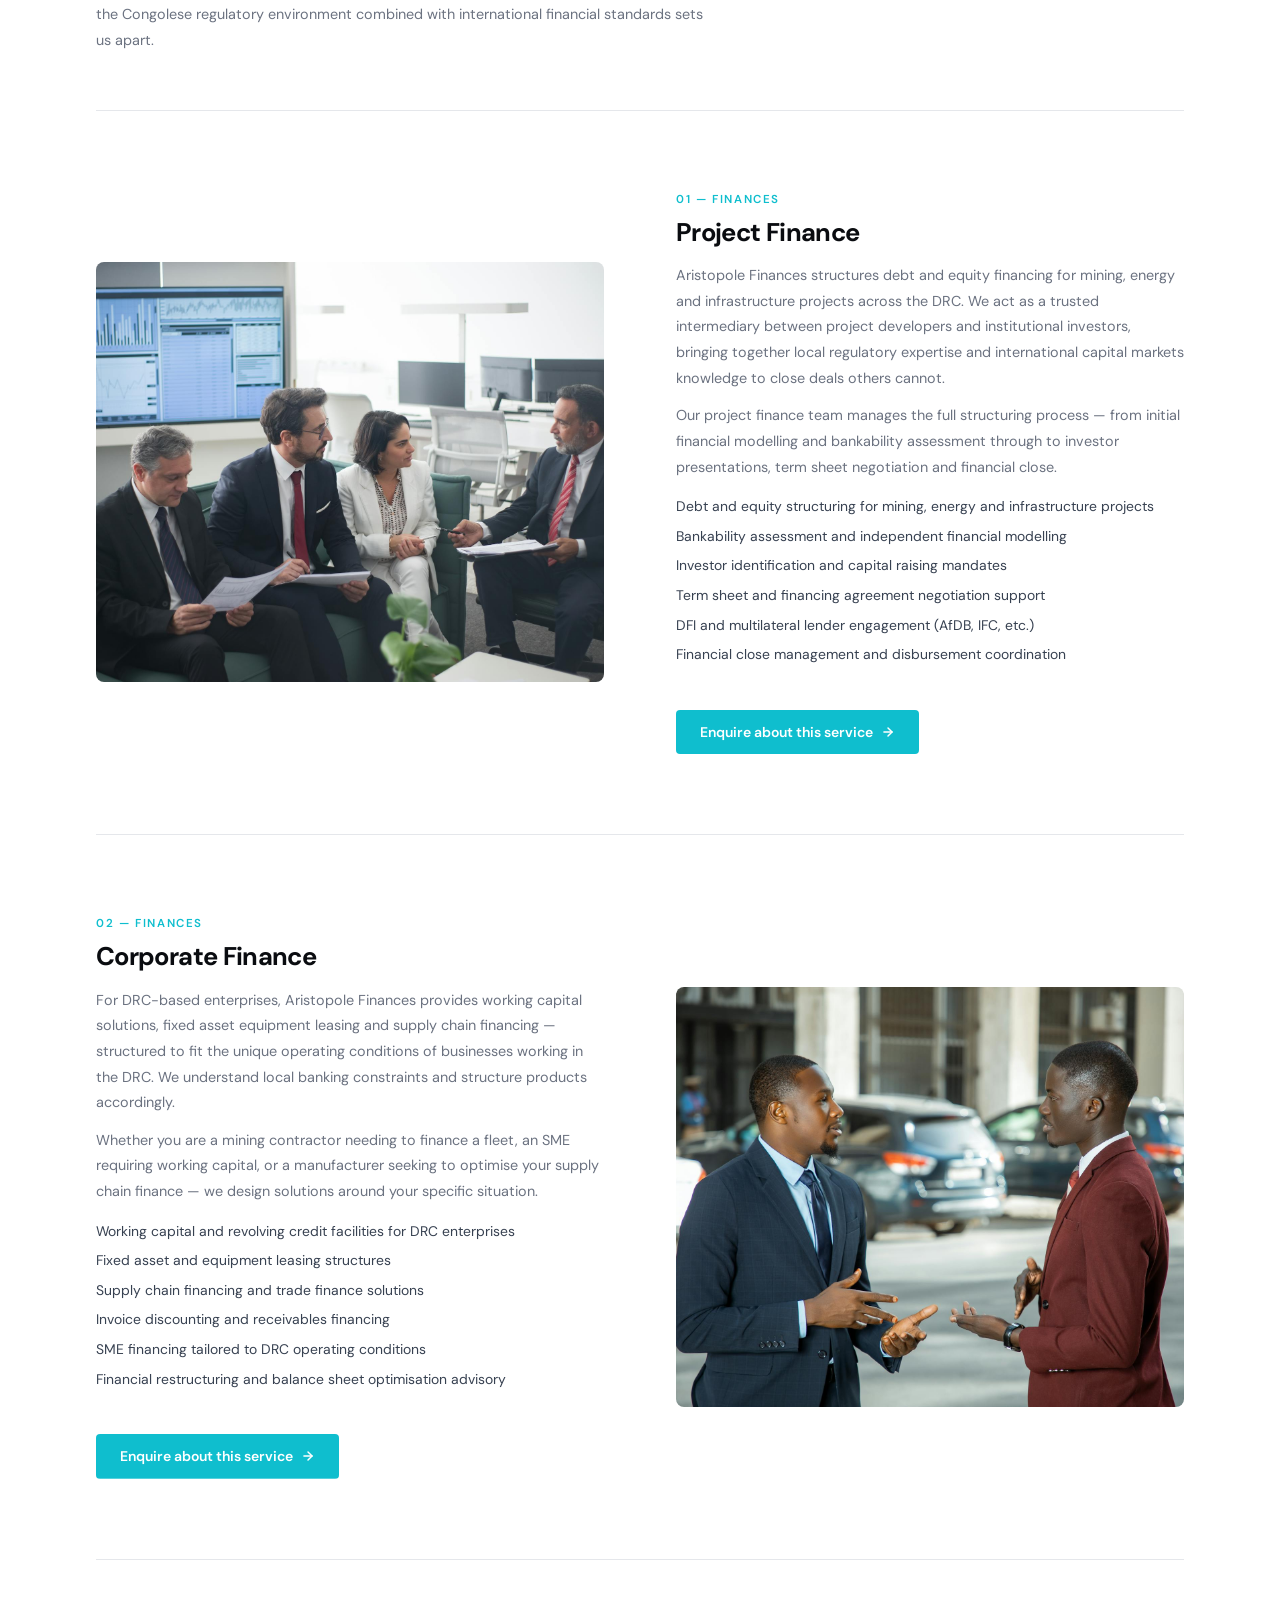
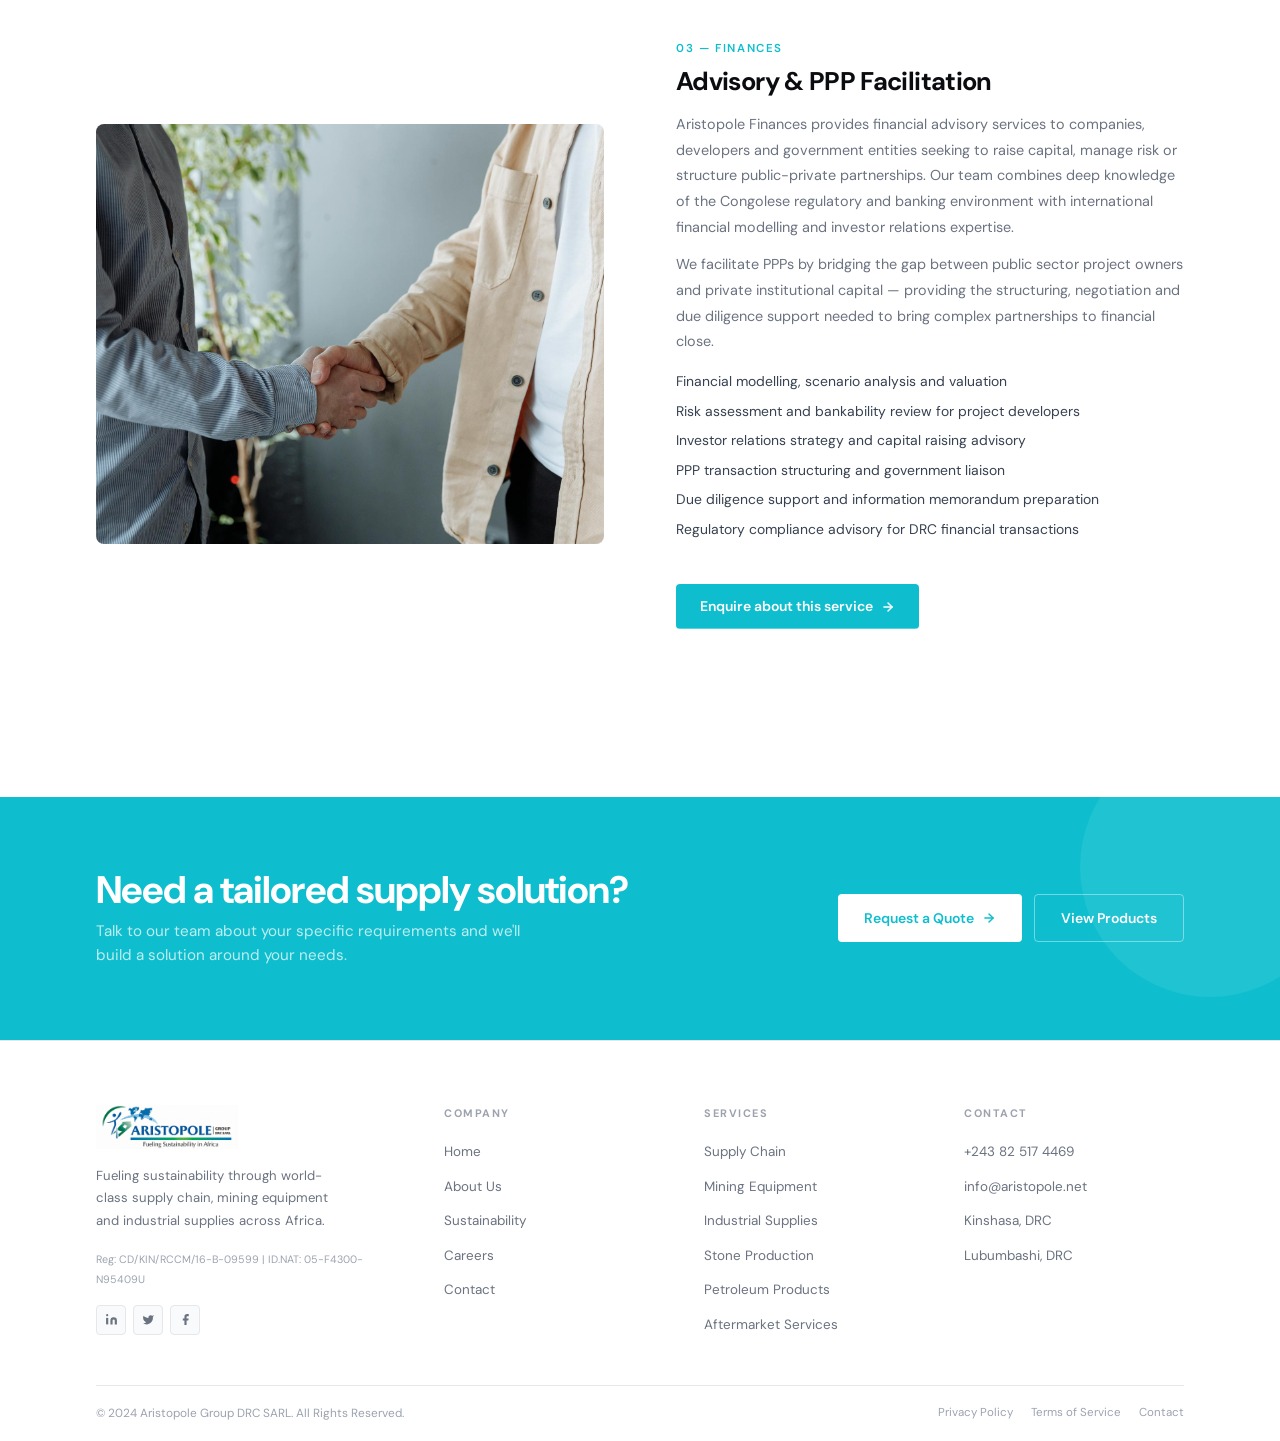
<file: services.html>
<!DOCTYPE html>
<html lang="en">
<head>
  <meta charset="UTF-8" />
  <meta name="viewport" content="width=device-width, initial-scale=1.0" />
  <title>Services — Aristopole Group DRC SARL</title>
  <meta name="description" content="Aristopole Group delivers supply chain logistics, mining equipment, industrial supplies, stone production, petroleum products and aftermarket mining services across Africa." />
  <link rel="icon" type="image/png" href="Assets/logos/Aristopole-Favicon.png" />
  <link rel="stylesheet" href="css/styles.css" />
</head>
<body>

<nav class="nav" id="nav">
  <div class="wrap">
    <div class="nav-inner">
      <a href="index.html" aria-label="Aristopole Group home">
        <img class="nav-logo" src="Assets/images/Aristopole_ Logo_ Revamp_Color.jpg" alt="Aristopole Group" style="height:38px;width:auto;object-fit:contain;" />
      </a>
      <ul class="nav-links">
        <li><a href="services.html" class="on">Services</a></li>
        <li><a href="products.html">Products</a></li>
        <li><a href="partners.html">Partners</a></li>
        <li><a href="sustainability.html">Sustainability</a></li>
        <li><a href="careers.html">Careers</a></li>
        <li><a href="about.html">About</a></li>
        <li><a href="contact.html">Contact</a></li>
      </ul>
      <a class="nav-cta" href="contact.html">Request a Quote</a>
      <button class="nav-burger" id="burger" aria-label="Toggle menu" aria-expanded="false" aria-controls="drawer">
        <span></span><span></span><span></span>
      </button>
    </div>
  </div>
</nav>
<nav class="nav-drawer" id="drawer">
  <a href="about.html"          onclick="closeDrawer()">About</a>
  <a href="services.html"       onclick="closeDrawer()">Services</a>
  <a href="products.html"       onclick="closeDrawer()">Products</a>
  <a href="partners.html"       onclick="closeDrawer()">Partners</a>
  <a href="sustainability.html" onclick="closeDrawer()">Sustainability</a>
  <a href="careers.html"        onclick="closeDrawer()">Careers</a>
  <a href="contact.html"        onclick="closeDrawer()">Contact</a>
  <a href="contact.html" class="mob-cta" onclick="closeDrawer()">Request a Quote</a>
</nav>

<!-- Page Hero -->
<div class="page-hero">
  <div class="page-hero-bg"><img src="Assets/images/pexels_hero_services.jpg" alt="Aristopole Services" loading="eager" /></div>
  <div class="page-hero-grad"></div>
  <div class="page-hero-body">
    <div class="wrap">
      <div class="page-hero-eyebrow">What We Do</div>
      <h1 class="page-hero-h">Our Services</h1>
      <p class="page-hero-sub">Five integrated divisions — mining, energy, infrastructure, finance and logistics — engineered to power Africa's development.</p>
    </div>
  </div>
</div>

<!-- Breadcrumb -->
<div style="border-bottom:1px solid var(--border);">
  <div class="wrap">
    <div class="breadcrumb">
      <a href="index.html">Home</a>
      <span>›</span>
      <strong>Services</strong>
    </div>
  </div>
</div>

<!-- Services Overview -->
<section style="padding:88px 0; background:var(--white);">
  <div class="wrap">
    <div style="max-width:640px; margin-bottom:64px;" class="rv">
      <div class="sec-label">Group Divisions</div>
      <h2 class="sec-title">Five divisions. One integrated group serving Africa.</h2>
      <p style="font-size:0.9rem;color:var(--muted);line-height:1.8;margin-top:14px;">Aristopole Group operates across five specialised divisions — Mining, Energie, Infrastructures, Finances and Logistics &amp; Trade — delivering integrated solutions from capital sourcing and project development to equipment supply and on-the-ground logistics across the DRC and sub-Saharan Africa.</p>
    </div>

    <!-- ═══════════════════════════════════════════════
         DIVISION 01 — ARISTOPOLE MINING
    ═══════════════════════════════════════════════ -->
    <div style="padding:48px 0 8px; border-top:3px solid var(--blue); margin-bottom:48px;" class="rv">
      <div class="sec-label">Division 01</div>
      <h2 class="sec-title" style="font-size:2rem;">Aristopole Mining</h2>
      <p style="font-size:0.9rem;color:var(--muted);line-height:1.8;max-width:620px;margin-top:12px;">Supplying Equipment and Excellence Engineering Performance — combining international supply chains with local expertise to reduce downtime and increase productivity for the DRC's extractive industries.</p>
    </div>

    <!-- 1. Supply Chain Logistics -->
    <div class="svc-detail" id="supply-chain">
      <div class="svc-detail-img rv">
        <img src="Assets/images/pexels_svc_supply_chain.jpg" alt="Supply Chain Logistics" loading="lazy" />
      </div>
      <div class="svc-detail-text rv d1">
        <div class="sec-label">01</div>
        <h2 class="sec-title" style="font-size:1.6rem;">Supply Chain Logistics</h2>
        <p>Africa's logistics landscape presents unique challenges — infrastructure constraints, cross-border complexities and regulatory requirements that demand deep regional expertise. Aristopole Group provides end-to-end supply chain management that navigates these challenges with precision.</p>
        <p>We manage procurement, transportation, warehousing and last-mile delivery across the DRC and neighbouring countries, ensuring your operations receive critical materials on time, every time.</p>
        <ul class="feat-list">
          <li>End-to-end procurement and sourcing management</li>
          <li>Cross-border freight forwarding and customs clearance</li>
          <li>Warehousing and inventory management in Kinshasa and Lubumbashi</li>
          <li>Last-mile delivery to remote mining and construction sites</li>
          <li>Supply chain risk assessment and contingency planning</li>
          <li>Vendor qualification and supplier relationship management</li>
        </ul>
        <a href="contact.html" class="btn-primary" style="display:inline-flex;align-items:center;gap:8px;margin-top:28px;">Enquire about this service <svg viewBox="0 0 24 24" fill="none" stroke="currentColor" stroke-width="2.5" stroke-linecap="round" stroke-linejoin="round" style="width:14px;height:14px;"><line x1="5" y1="12" x2="19" y2="12"/><polyline points="12 5 19 12 12 19"/></svg></a>
      </div>
    </div>

    <!-- 2. Mining Equipment -->
    <div class="svc-detail svc-detail--rev" id="mining-equipment">
      <div class="svc-detail-img rv">
        <img src="Assets/images/pexels_svc_mining.jpg" alt="Mining Equipment & Spares" loading="lazy" />
      </div>
      <div class="svc-detail-text rv d1">
        <div class="sec-label">02</div>
        <h2 class="sec-title" style="font-size:1.6rem;">Mining Equipment &amp; Spares</h2>
        <p>The DRC is home to some of the world's richest mineral deposits — copper, cobalt, coltan and more. Keeping mining operations running requires access to quality equipment and rapid spare parts supply. Aristopole Group is your in-country strategic partner for mining equipment procurement.</p>
        <p>We source, procure and deliver a wide range of mining equipment including underground trackless machinery, earthmoving equipment, crushing systems and associated spare parts from globally recognised manufacturers.</p>
        <ul class="feat-list">
          <li>Underground trackless equipment supply and commissioning</li>
          <li>Earthmoving and surface mining machinery</li>
          <li>Crushing, screening and material handling systems</li>
          <li>OEM and aftermarket spare parts supply</li>
          <li>Equipment inspection, servicing and maintenance support</li>
          <li>Rapid response parts supply to minimise downtime</li>
        </ul>
        <a href="contact.html" class="btn-primary" style="display:inline-flex;align-items:center;gap:8px;margin-top:28px;">Enquire about this service <svg viewBox="0 0 24 24" fill="none" stroke="currentColor" stroke-width="2.5" stroke-linecap="round" stroke-linejoin="round" style="width:14px;height:14px;"><line x1="5" y1="12" x2="19" y2="12"/><polyline points="12 5 19 12 12 19"/></svg></a>
      </div>
    </div>

    <!-- 3. Industrial & Hydraulic Supplies -->
    <div class="svc-detail" id="industrial-supplies">
      <div class="svc-detail-img rv">
        <img src="Assets/images/pexels_svc_industrial.jpg" alt="Industrial & Hydraulic Supplies" loading="lazy" />
      </div>
      <div class="svc-detail-text rv d1">
        <div class="sec-label">03</div>
        <h2 class="sec-title" style="font-size:1.6rem;">Industrial &amp; Hydraulic Supplies</h2>
        <p>From pumps and hydraulic systems to industrial fasteners and sealing solutions, Aristopole Group supplies a comprehensive range of industrial products sourced from world-leading manufacturers. Our partnerships with premium brands ensure our clients have access to the highest quality components.</p>
        <p>We stock and supply critical consumables and industrial equipment, maintaining local inventory to minimise lead times and keep your plant and equipment running at peak efficiency.</p>
        <ul class="feat-list">
          <li>Pump systems — centrifugal, submersible and industrial pumps</li>
          <li>Hydraulic components, hoses, fittings and cylinders</li>
          <li>Industrial fasteners, bolts and locking solutions</li>
          <li>Sealing systems and gaskets for industrial applications</li>
          <li>Filtration systems and hydraulic fluid management</li>
          <li>Technical support and product selection assistance</li>
        </ul>
        <div class="svc-partner">
          <span class="svc-partner-label">Brands We Supply</span>
          <div class="svc-brand-row">
            <span class="brand-tag">Grundfos</span>
            <span class="brand-tag">HYDAC</span>
            <span class="brand-tag">Solopump</span>
            <span class="brand-tag">HUCK</span>
            <span class="brand-tag">TLP</span>
          </div>
        </div>
        <a href="contact.html" class="btn-primary" style="display:inline-flex;align-items:center;gap:8px;margin-top:28px;">Enquire about this service <svg viewBox="0 0 24 24" fill="none" stroke="currentColor" stroke-width="2.5" stroke-linecap="round" stroke-linejoin="round" style="width:14px;height:14px;"><line x1="5" y1="12" x2="19" y2="12"/><polyline points="12 5 19 12 12 19"/></svg></a>
      </div>
    </div>

    <!-- 4. Stone Production Equipment -->
    <div class="svc-detail svc-detail--rev" id="stone-production">
      <div class="svc-detail-img rv">
        <img src="Assets/images/pexels_svc_stone.jpg" alt="Stone Production Equipment" loading="lazy" />
      </div>
      <div class="svc-detail-text rv d1">
        <div class="sec-label">04</div>
        <h2 class="sec-title" style="font-size:1.6rem;">Stone Production Equipment</h2>
        <p>In partnership with Zhongxin Heavy Industry, one of China's foremost manufacturers of crushing and screening equipment, Aristopole Group supplies premium stone production machinery to construction, mining and quarrying operations across the DRC.</p>
        <p>From complete greenfield crushing plant setups to individual machine supply and spare parts, we provide the full spectrum of stone production solutions backed by expert technical support and after-sales service.</p>
        <ul class="feat-list">
          <li>XHP Series hydraulic cone crushers — high efficiency, adjustable output</li>
          <li>Jaw crushers for primary crushing applications</li>
          <li>Impact crushers and vertical shaft impact (VSI) machines</li>
          <li>Vibrating screens and feeders for classification</li>
          <li>Conveyor systems and complete plant design</li>
          <li>Spare parts supply and on-site technical support</li>
        </ul>
        <div class="svc-partner">
          <span class="svc-partner-label">In Partnership With</span>
          <div style="display:flex;align-items:center;gap:12px;flex-wrap:wrap;">
            <div class="svc-partner-logo-wrap">
              <img src="Assets/images/img130.jpg" alt="Zhongxin Heavy Industry" />
            </div>
            <span class="brand-tag">XHP Series</span>
          </div>
        </div>
        <a href="contact.html" class="btn-primary" style="display:inline-flex;align-items:center;gap:8px;margin-top:28px;">Enquire about this service <svg viewBox="0 0 24 24" fill="none" stroke="currentColor" stroke-width="2.5" stroke-linecap="round" stroke-linejoin="round" style="width:14px;height:14px;"><line x1="5" y1="12" x2="19" y2="12"/><polyline points="12 5 19 12 12 19"/></svg></a>
      </div>
    </div>

    <!-- 5. Petroleum Products -->
    <div class="svc-detail" id="petroleum">
      <div class="svc-detail-img rv">
        <img src="Assets/images/pexels_svc_petroleum.jpg" alt="Petroleum Products" loading="lazy" />
      </div>
      <div class="svc-detail-text rv d1">
        <div class="sec-label">05</div>
        <h2 class="sec-title" style="font-size:1.6rem;">Petroleum Products</h2>
        <p>Fuel is the lifeblood of any industrial or mining operation. Aristopole Group, in partnership with Shiptech, supplies a full range of petroleum products to clients across the DRC — from diesel and heavy fuel oils to lubricants, greases and specialty industrial fluids.</p>
        <p>Our petroleum supply chain is designed for reliability in challenging environments. We manage bulk fuel procurement, logistics and delivery to remote sites, ensuring your operations are never held back by fuel shortages.</p>
        <ul class="feat-list">
          <li>Diesel and heavy fuel oil supply for mining and industrial operations</li>
          <li>Automotive and industrial lubricants</li>
          <li>Hydraulic and transmission fluids</li>
          <li>Specialty greases and industrial lubricants</li>
          <li>Bulk fuel storage solutions and on-site fuel management</li>
          <li>Fuel quality testing and compliance certification</li>
        </ul>
        <div class="svc-partner">
          <span class="svc-partner-label">In Partnership With</span>
          <div class="svc-partner-logo-wrap">
            <img src="Assets/logos/Shiptech_logo.jpg" alt="Shiptech" />
          </div>
        </div>
        <a href="contact.html" class="btn-primary" style="display:inline-flex;align-items:center;gap:8px;margin-top:28px;">Enquire about this service <svg viewBox="0 0 24 24" fill="none" stroke="currentColor" stroke-width="2.5" stroke-linecap="round" stroke-linejoin="round" style="width:14px;height:14px;"><line x1="5" y1="12" x2="19" y2="12"/><polyline points="12 5 19 12 12 19"/></svg></a>
      </div>
    </div>

    <!-- 6. Aftermarket Mining Services -->
    <div class="svc-detail svc-detail--rev" id="aftermarket">
      <div class="svc-detail-img rv">
        <img src="Assets/images/pexels_svc_aftermarket.jpg" alt="Aftermarket Mining Services" loading="lazy" />
      </div>
      <div class="svc-detail-text rv d1">
        <div class="sec-label">06</div>
        <h2 class="sec-title" style="font-size:1.6rem;">Aftermarket Mining Services</h2>
        <p>Equipment performance is only as good as the service behind it. In partnership with Pamwe Mining Services, Aristopole Group delivers comprehensive aftermarket support for mining operations — from routine maintenance and inspections to full equipment overhauls and component rebuilds.</p>
        <p>Our technical teams have deep experience working across the DRC's most demanding mine sites, providing responsive, expert support that minimises downtime and extends equipment life.</p>
        <ul class="feat-list">
          <li>Planned maintenance and inspection programs</li>
          <li>Equipment overhaul and component rebuilds</li>
          <li>Welding, fabrication and structural repairs</li>
          <li>Electrical and instrumentation services</li>
          <li>On-site technical support and field service teams</li>
          <li>Condition monitoring and predictive maintenance programs</li>
        </ul>
        <div class="svc-partner">
          <span class="svc-partner-label">In Partnership With</span>
          <div class="svc-partner-logo-wrap">
            <img src="Assets/logos/Pamwe_Mining_Services_Logo.jpg" alt="Pamwe Mining Services" />
          </div>
        </div>
        <a href="contact.html" class="btn-primary" style="display:inline-flex;align-items:center;gap:8px;margin-top:28px;">Enquire about this service <svg viewBox="0 0 24 24" fill="none" stroke="currentColor" stroke-width="2.5" stroke-linecap="round" stroke-linejoin="round" style="width:14px;height:14px;"><line x1="5" y1="12" x2="19" y2="12"/><polyline points="12 5 19 12 12 19"/></svg></a>
      </div>
    </div>

    <!-- ═══════════════════════════════════════════════
         DIVISION 02 — ARISTOPOLE ENERGIE
    ═══════════════════════════════════════════════ -->
    <div style="padding:64px 0 8px; border-top:3px solid var(--blue); margin-top:48px; margin-bottom:48px;" class="rv">
      <div class="sec-label">Division 02</div>
      <h2 class="sec-title" style="font-size:2rem;">Aristopole Energie</h2>
      <p style="font-size:0.9rem;color:var(--muted);line-height:1.8;max-width:620px;margin-top:12px;">Powering the Nation — delivering hydroelectric, solar and EPC energy solutions across the DRC with full project lifecycle support from feasibility to commissioning and operations &amp; maintenance.</p>
    </div>

    <!-- 7. Hydroelectric Projects -->
    <div class="svc-detail" id="hydroelectric">
      <div class="svc-detail-img rv">
        <img src="Assets/images/pexels_svc_hydroelectric.jpg" alt="Hydroelectric Projects" loading="lazy" />
      </div>
      <div class="svc-detail-text rv d1">
        <div class="sec-label">01 — Energie</div>
        <h2 class="sec-title" style="font-size:1.6rem;">Hydroelectric Projects</h2>
        <p>Aristopole Energie leads the development and construction of small and medium-scale hydroelectric power plants across the DRC. Our hydropower team manages the full project lifecycle — from initial feasibility studies and environmental impact assessments through detailed design, civil and electromechanical works, and plant commissioning.</p>
        <p>We specialise in the rehabilitation of existing hydro assets, restoring ageing infrastructure to full capacity and extending operational lifespans for government and private operators.</p>
        <ul class="feat-list">
          <li>Feasibility studies and site assessment for small and medium hydro plants</li>
          <li>Civil and electromechanical design and construction</li>
          <li>Rehabilitation and upgrading of existing hydroelectric facilities</li>
          <li>Turbine, generator and electrical systems supply and installation</li>
          <li>Commissioning, testing and operations &amp; maintenance contracts</li>
          <li>Environmental compliance and community engagement planning</li>
        </ul>
        <a href="contact.html" class="btn-primary" style="display:inline-flex;align-items:center;gap:8px;margin-top:28px;">Enquire about this service <svg viewBox="0 0 24 24" fill="none" stroke="currentColor" stroke-width="2.5" stroke-linecap="round" stroke-linejoin="round" style="width:14px;height:14px;"><line x1="5" y1="12" x2="19" y2="12"/><polyline points="12 5 19 12 12 19"/></svg></a>
      </div>
    </div>

    <!-- 8. Solar & Renewable Projects -->
    <div class="svc-detail svc-detail--rev" id="solar">
      <div class="svc-detail-img rv">
        <img src="Assets/images/pexels_svc_solar.jpg" alt="Solar and Renewable Projects" loading="lazy" />
      </div>
      <div class="svc-detail-text rv d1">
        <div class="sec-label">02 — Energie</div>
        <h2 class="sec-title" style="font-size:1.6rem;">Solar &amp; Renewable Projects</h2>
        <p>From micro-grids serving rural communities to large-scale commercial solar PV installations, Aristopole Energie handles the complete development chain. We design, supply, install and provide after-sales maintenance for solar systems integrated with battery storage — from rooftop installations to utility-scale projects.</p>
        <p>Under the NRULI framework, we supply solar kits and mini-grid solutions for off-grid and underserved communities across the DRC, advancing the nation's rural electrification agenda.</p>
        <ul class="feat-list">
          <li>Micro, mini and large-scale solar PV system design and installation</li>
          <li>Battery energy storage system (BESS) integration</li>
          <li>Rural electrification — solar kits and mini-grids under NRULI framework</li>
          <li>EPC/Turnkey project delivery of solar power plants</li>
          <li>After-sales service, remote monitoring and preventive maintenance</li>
          <li>On-grid and off-grid hybrid system solutions</li>
        </ul>
        <a href="contact.html" class="btn-primary" style="display:inline-flex;align-items:center;gap:8px;margin-top:28px;">Enquire about this service <svg viewBox="0 0 24 24" fill="none" stroke="currentColor" stroke-width="2.5" stroke-linecap="round" stroke-linejoin="round" style="width:14px;height:14px;"><line x1="5" y1="12" x2="19" y2="12"/><polyline points="12 5 19 12 12 19"/></svg></a>
      </div>
    </div>

    <!-- 9. EPC Power Plants & Substations -->
    <div class="svc-detail" id="epc-power">
      <div class="svc-detail-img rv">
        <img src="Assets/images/pexels_svc_epc_power.jpg" alt="EPC Power Plants and Substations" loading="lazy" />
      </div>
      <div class="svc-detail-text rv d1">
        <div class="sec-label">03 — Energie</div>
        <h2 class="sec-title" style="font-size:1.6rem;">EPC Power Plants &amp; Substations</h2>
        <p>Through our IDC construct capability, Aristopole Energie delivers full EPC (Engineering, Procurement and Construction) and turnkey solutions for power generation plants and electrical substations. We manage every stage — from detailed engineering and procurement through to civil construction, electrical installation and final commissioning.</p>
        <p>Our teams are experienced in delivering high and medium voltage infrastructure on schedule in the DRC's demanding operating environment, partnering with international contractors to meet the highest quality and safety standards.</p>
        <ul class="feat-list">
          <li>Turnkey EPC delivery for power generation and substation projects</li>
          <li>High and medium voltage substation design and construction</li>
          <li>Transmission and distribution line engineering and installation</li>
          <li>Power plant electromechanical installation and testing</li>
          <li>Project management, HSE and quality assurance throughout</li>
          <li>Commissioning, handover and post-completion O&amp;M support</li>
        </ul>
        <a href="contact.html" class="btn-primary" style="display:inline-flex;align-items:center;gap:8px;margin-top:28px;">Enquire about this service <svg viewBox="0 0 24 24" fill="none" stroke="currentColor" stroke-width="2.5" stroke-linecap="round" stroke-linejoin="round" style="width:14px;height:14px;"><line x1="5" y1="12" x2="19" y2="12"/><polyline points="12 5 19 12 12 19"/></svg></a>
      </div>
    </div>

    <!-- ═══════════════════════════════════════════════
         DIVISION 03 — ARISTOPOLE INFRASTRUCTURES
    ═══════════════════════════════════════════════ -->
    <div style="padding:64px 0 8px; border-top:3px solid var(--blue); margin-top:48px; margin-bottom:48px;" class="rv">
      <div class="sec-label">Division 03</div>
      <h2 class="sec-title" style="font-size:2rem;">Aristopole Infrastructures</h2>
      <p style="font-size:0.9rem;color:var(--muted);line-height:1.8;max-width:620px;margin-top:12px;">Building Connections, Driving Development — constructing and rehabilitating roads, ports, bridges and water infrastructure using advanced engineering methods (BIM, geotechnical modelling) in partnership with international contractors.</p>
    </div>

    <!-- 10. Roads & Highways -->
    <div class="svc-detail svc-detail--rev" id="roads">
      <div class="svc-detail-img rv">
        <img src="Assets/images/pexels_svc_roads.jpg" alt="Roads and Highways" loading="lazy" />
      </div>
      <div class="svc-detail-text rv d1">
        <div class="sec-label">01 — Infrastructures</div>
        <h2 class="sec-title" style="font-size:1.6rem;">Roads &amp; Highways</h2>
        <p>Aristopole Infrastructures constructs, rehabilitates and maintains road and highway networks across the DRC, improving connectivity for mining operations, communities and commercial corridors. We deploy geotechnical modelling and BIM technology to ensure design accuracy and construction quality in challenging terrain.</p>
        <p>From rural feeder roads serving remote mining sites to national highway rehabilitation projects, our civil engineering teams deliver durable infrastructure built to international standards.</p>
        <ul class="feat-list">
          <li>New road construction and existing road rehabilitation</li>
          <li>National and rural highway maintenance programmes</li>
          <li>Geotechnical surveys, soil testing and foundation design</li>
          <li>BIM-assisted design and project delivery</li>
          <li>Drainage systems and road safety infrastructure</li>
          <li>Quality assurance and environmental management throughout</li>
        </ul>
        <a href="contact.html" class="btn-primary" style="display:inline-flex;align-items:center;gap:8px;margin-top:28px;">Enquire about this service <svg viewBox="0 0 24 24" fill="none" stroke="currentColor" stroke-width="2.5" stroke-linecap="round" stroke-linejoin="round" style="width:14px;height:14px;"><line x1="5" y1="12" x2="19" y2="12"/><polyline points="12 5 19 12 12 19"/></svg></a>
      </div>
    </div>

    <!-- 11. Ports & Facilities -->
    <div class="svc-detail" id="ports">
      <div class="svc-detail-img rv">
        <img src="Assets/images/pexels_svc_ports.jpg" alt="Ports and Facilities" loading="lazy" />
      </div>
      <div class="svc-detail-text rv d1">
        <div class="sec-label">02 — Infrastructures</div>
        <h2 class="sec-title" style="font-size:1.6rem;">Ports &amp; Facilities</h2>
        <p>Aristopole Infrastructures delivers container logistics facilities, quay construction, container crane installations and inland port logistics solutions. Our port infrastructure work supports the DRC's critical import and export corridors — connecting Matadi, and inland hubs in Kinshasa, Lubumbashi and Kolwezi to international shipping routes via Dar es Salaam and Mombasa.</p>
        <p>We work with port authorities, mining companies and logistics operators to design and build facilities that handle the heavy volumes and oversized cargo that characterise the DRC's industrial economy.</p>
        <ul class="feat-list">
          <li>Container terminal and logistics facility construction</li>
          <li>Quay walls, jetties and marine structure engineering</li>
          <li>Container crane and heavy-lift equipment installation</li>
          <li>Inland port and dry port facility development</li>
          <li>Warehousing and cross-docking infrastructure</li>
          <li>Port operations planning and traffic management design</li>
        </ul>
        <a href="contact.html" class="btn-primary" style="display:inline-flex;align-items:center;gap:8px;margin-top:28px;">Enquire about this service <svg viewBox="0 0 24 24" fill="none" stroke="currentColor" stroke-width="2.5" stroke-linecap="round" stroke-linejoin="round" style="width:14px;height:14px;"><line x1="5" y1="12" x2="19" y2="12"/><polyline points="12 5 19 12 12 19"/></svg></a>
      </div>
    </div>

    <!-- 12. Bridges & Water Infrastructure -->
    <div class="svc-detail svc-detail--rev" id="bridges">
      <div class="svc-detail-img rv">
        <img src="Assets/images/pexels_svc_bridges.jpg" alt="Bridges and Water Infrastructure" loading="lazy" />
      </div>
      <div class="svc-detail-text rv d1">
        <div class="sec-label">03 — Infrastructures</div>
        <h2 class="sec-title" style="font-size:1.6rem;">Bridges, Water &amp; Public Infrastructure</h2>
        <p>Aristopole Infrastructures designs and constructs heavy-load and long-span bridges, viaducts and water infrastructure across the DRC. Our engineering teams apply advanced structural analysis and BIM modelling to deliver resilient infrastructure that meets the demands of heavy industrial traffic and challenging hydrological conditions.</p>
        <p>We also deliver water drainage systems, public lighting networks and waste management facilities — urban and rural infrastructure that improves quality of life and supports sustainable development goals.</p>
        <ul class="feat-list">
          <li>Heavy-load and long-span bridge engineering and construction</li>
          <li>Viaduct and elevated roadway structures</li>
          <li>Drainage systems and stormwater management</li>
          <li>Public lighting infrastructure design and installation</li>
          <li>Waste management facility construction</li>
          <li>Structural inspection, assessment and rehabilitation of existing structures</li>
        </ul>
        <a href="contact.html" class="btn-primary" style="display:inline-flex;align-items:center;gap:8px;margin-top:28px;">Enquire about this service <svg viewBox="0 0 24 24" fill="none" stroke="currentColor" stroke-width="2.5" stroke-linecap="round" stroke-linejoin="round" style="width:14px;height:14px;"><line x1="5" y1="12" x2="19" y2="12"/><polyline points="12 5 19 12 12 19"/></svg></a>
      </div>
    </div>

    <!-- ═══════════════════════════════════════════════
         DIVISION 04 — ARISTOPOLE FINANCES
    ═══════════════════════════════════════════════ -->
    <div style="padding:64px 0 8px; border-top:3px solid var(--blue); margin-top:48px; margin-bottom:48px;" class="rv">
      <div class="sec-label">Division 04</div>
      <h2 class="sec-title" style="font-size:2rem;">Aristopole Finances</h2>
      <p style="font-size:0.9rem;color:var(--muted);line-height:1.8;max-width:620px;margin-top:12px;">Enabling Growth, Enabling Value — providing tailored financing solutions for projects and companies, with a focus on industrial and infrastructure assets. Our deep understanding of the Congolese regulatory environment combined with international financial standards sets us apart.</p>
    </div>

    <!-- 13. Project Finance -->
    <div class="svc-detail" id="project-finance">
      <div class="svc-detail-img rv">
        <img src="Assets/images/pexels_svc_project_finance.jpg" alt="Project Finance" loading="lazy" />
      </div>
      <div class="svc-detail-text rv d1">
        <div class="sec-label">01 — Finances</div>
        <h2 class="sec-title" style="font-size:1.6rem;">Project Finance</h2>
        <p>Aristopole Finances structures debt and equity financing for mining, energy and infrastructure projects across the DRC. We act as a trusted intermediary between project developers and institutional investors, bringing together local regulatory expertise and international capital markets knowledge to close deals others cannot.</p>
        <p>Our project finance team manages the full structuring process — from initial financial modelling and bankability assessment through to investor presentations, term sheet negotiation and financial close.</p>
        <ul class="feat-list">
          <li>Debt and equity structuring for mining, energy and infrastructure projects</li>
          <li>Bankability assessment and independent financial modelling</li>
          <li>Investor identification and capital raising mandates</li>
          <li>Term sheet and financing agreement negotiation support</li>
          <li>DFI and multilateral lender engagement (AfDB, IFC, etc.)</li>
          <li>Financial close management and disbursement coordination</li>
        </ul>
        <a href="contact.html" class="btn-primary" style="display:inline-flex;align-items:center;gap:8px;margin-top:28px;">Enquire about this service <svg viewBox="0 0 24 24" fill="none" stroke="currentColor" stroke-width="2.5" stroke-linecap="round" stroke-linejoin="round" style="width:14px;height:14px;"><line x1="5" y1="12" x2="19" y2="12"/><polyline points="12 5 19 12 12 19"/></svg></a>
      </div>
    </div>

    <!-- 14. Corporate Finance -->
    <div class="svc-detail svc-detail--rev" id="corporate-finance">
      <div class="svc-detail-img rv">
        <img src="Assets/images/pexels_svc_corporate_finance.jpg" alt="Corporate Finance" loading="lazy" />
      </div>
      <div class="svc-detail-text rv d1">
        <div class="sec-label">02 — Finances</div>
        <h2 class="sec-title" style="font-size:1.6rem;">Corporate Finance</h2>
        <p>For DRC-based enterprises, Aristopole Finances provides working capital solutions, fixed asset equipment leasing and supply chain financing — structured to fit the unique operating conditions of businesses working in the DRC. We understand local banking constraints and structure products accordingly.</p>
        <p>Whether you are a mining contractor needing to finance a fleet, an SME requiring working capital, or a manufacturer seeking to optimise your supply chain finance — we design solutions around your specific situation.</p>
        <ul class="feat-list">
          <li>Working capital and revolving credit facilities for DRC enterprises</li>
          <li>Fixed asset and equipment leasing structures</li>
          <li>Supply chain financing and trade finance solutions</li>
          <li>Invoice discounting and receivables financing</li>
          <li>SME financing tailored to DRC operating conditions</li>
          <li>Financial restructuring and balance sheet optimisation advisory</li>
        </ul>
        <a href="contact.html" class="btn-primary" style="display:inline-flex;align-items:center;gap:8px;margin-top:28px;">Enquire about this service <svg viewBox="0 0 24 24" fill="none" stroke="currentColor" stroke-width="2.5" stroke-linecap="round" stroke-linejoin="round" style="width:14px;height:14px;"><line x1="5" y1="12" x2="19" y2="12"/><polyline points="12 5 19 12 12 19"/></svg></a>
      </div>
    </div>

    <!-- 15. Advisory & PPP -->
    <div class="svc-detail" id="advisory">
      <div class="svc-detail-img rv">
        <img src="Assets/images/pexels_svc_advisory.jpg" alt="Advisory and PPP" loading="lazy" />
      </div>
      <div class="svc-detail-text rv d1">
        <div class="sec-label">03 — Finances</div>
        <h2 class="sec-title" style="font-size:1.6rem;">Advisory &amp; PPP Facilitation</h2>
        <p>Aristopole Finances provides financial advisory services to companies, developers and government entities seeking to raise capital, manage risk or structure public-private partnerships. Our team combines deep knowledge of the Congolese regulatory and banking environment with international financial modelling and investor relations expertise.</p>
        <p>We facilitate PPPs by bridging the gap between public sector project owners and private institutional capital — providing the structuring, negotiation and due diligence support needed to bring complex partnerships to financial close.</p>
        <ul class="feat-list">
          <li>Financial modelling, scenario analysis and valuation</li>
          <li>Risk assessment and bankability review for project developers</li>
          <li>Investor relations strategy and capital raising advisory</li>
          <li>PPP transaction structuring and government liaison</li>
          <li>Due diligence support and information memorandum preparation</li>
          <li>Regulatory compliance advisory for DRC financial transactions</li>
        </ul>
        <a href="contact.html" class="btn-primary" style="display:inline-flex;align-items:center;gap:8px;margin-top:28px;">Enquire about this service <svg viewBox="0 0 24 24" fill="none" stroke="currentColor" stroke-width="2.5" stroke-linecap="round" stroke-linejoin="round" style="width:14px;height:14px;"><line x1="5" y1="12" x2="19" y2="12"/><polyline points="12 5 19 12 12 19"/></svg></a>
      </div>
    </div>

  </div>
</section>

<!-- CTA -->
<div class="cta-band">
  <div class="wrap">
    <div class="cta-inner rv">
      <div class="cta-band-text">
        <h2 class="cta-h">Need a tailored supply solution?</h2>
        <p>Talk to our team about your specific requirements and we'll build a solution around your needs.</p>
      </div>
      <div class="cta-btns">
        <a href="contact.html" class="btn-white">Request a Quote <svg viewBox="0 0 24 24" fill="none" stroke="currentColor" stroke-width="2.5" stroke-linecap="round" stroke-linejoin="round" style="width:14px;height:14px;flex-shrink:0;"><line x1="5" y1="12" x2="19" y2="12"/><polyline points="12 5 19 12 12 19"/></svg></a>
        <a href="products.html" class="btn-ghost">View Products</a>
      </div>
    </div>
  </div>
</div>

<footer class="footer">
  <div class="wrap">
    <div class="footer-top">
      <div class="f-brand">
        <img src="Assets/images/Aristopole_ Logo_ Revamp_Color.jpg" alt="Aristopole Group" />
        <p>Fueling sustainability through world-class supply chain, mining equipment and industrial supplies across Africa.</p>
        <div class="f-reg">Reg: CD/KIN/RCCM/16-B-09599 | ID.NAT: 05-F4300-N95409U</div>
        <div class="f-socials">
          <a href="#" class="f-soc" aria-label="LinkedIn"><svg viewBox="0 0 24 24"><path d="M16 8a6 6 0 0 1 6 6v7h-4v-7a2 2 0 0 0-4 0v7h-4v-7a6 6 0 0 1 6-6z"/><rect x="2" y="9" width="4" height="12"/><circle cx="4" cy="4" r="2"/></svg></a>
          <a href="#" class="f-soc" aria-label="Twitter"><svg viewBox="0 0 24 24"><path d="M22 4s-.7 2.1-2 3.4c1.6 10-9.4 17.3-18 11.6 2.2.1 4.4-.6 6-2C3 15.5.5 9.6 3 5c2.2 2.6 5.6 4.1 9 4-.9-4.2 4-6.6 7-3.8 1.1 0 3-1.2 3-1.2z"/></svg></a>
          <a href="#" class="f-soc" aria-label="Facebook"><svg viewBox="0 0 24 24"><path d="M18 2h-3a5 5 0 0 0-5 5v3H7v4h3v8h4v-8h3l1-4h-4V7a1 1 0 0 1 1-1h3z"/></svg></a>
        </div>
      </div>
      <div class="f-col"><h4>Company</h4><ul><li><a href="index.html">Home</a></li><li><a href="about.html">About Us</a></li><li><a href="sustainability.html">Sustainability</a></li><li><a href="careers.html">Careers</a></li><li><a href="contact.html">Contact</a></li></ul></div>
      <div class="f-col"><h4>Services</h4><ul><li><a href="services.html#supply-chain">Supply Chain</a></li><li><a href="services.html#mining-equipment">Mining Equipment</a></li><li><a href="services.html#industrial-supplies">Industrial Supplies</a></li><li><a href="services.html#stone-production">Stone Production</a></li><li><a href="services.html#petroleum">Petroleum Products</a></li><li><a href="services.html#aftermarket">Aftermarket Services</a></li></ul></div>
      <div class="f-col"><h4>Contact</h4><ul><li><a href="tel:+243825174469">+243 82 517 4469</a></li><li><a href="mailto:info@aristopole.net">info@aristopole.net</a></li><li><a href="contact.html">Kinshasa, DRC</a></li><li><a href="contact.html">Lubumbashi, DRC</a></li></ul></div>
    </div>

    <div class="footer-bar">
      <p>&copy; 2024 Aristopole Group DRC SARL. All Rights Reserved.</p>
      <div class="footer-bar-links"><a href="#">Privacy Policy</a><a href="#">Terms of Service</a><a href="contact.html">Contact</a></div>
    </div>
  </div>
</footer>
<script src="js/main.js"></script>
</body>
</html>
</file>
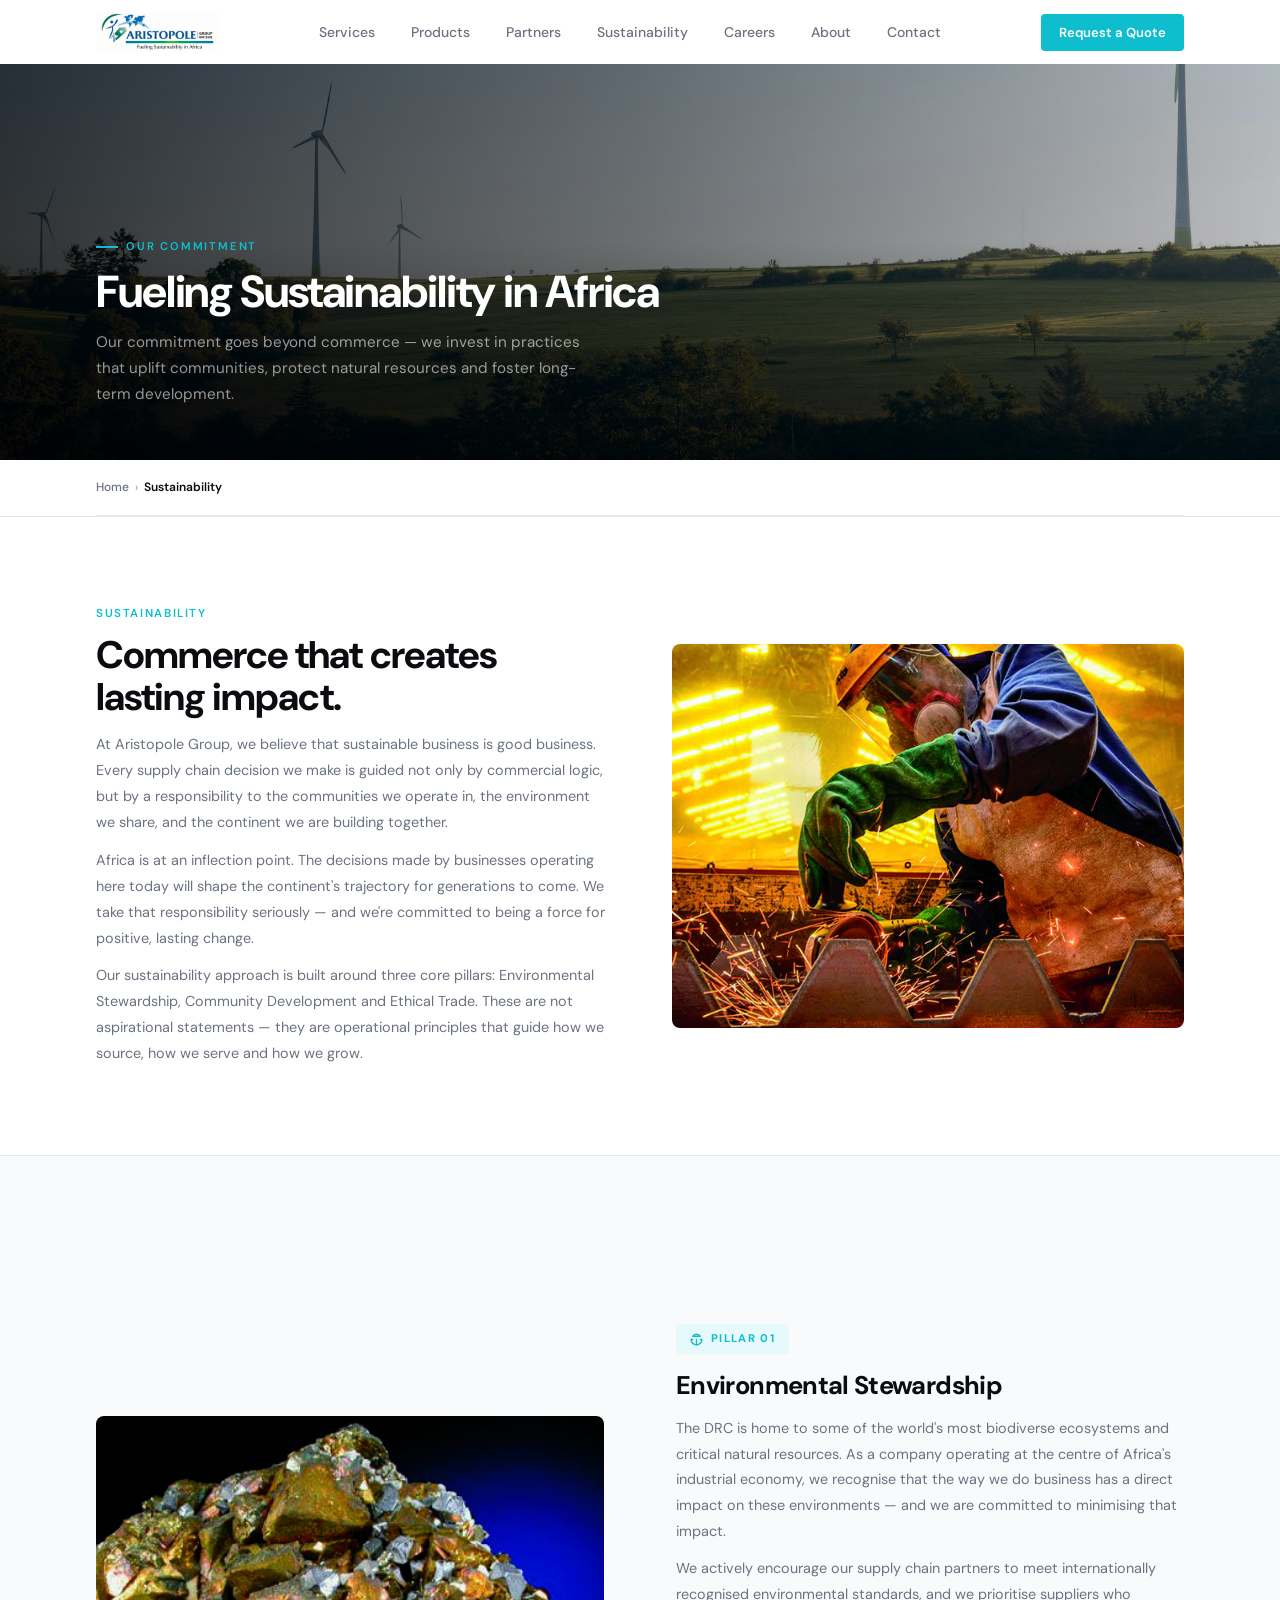
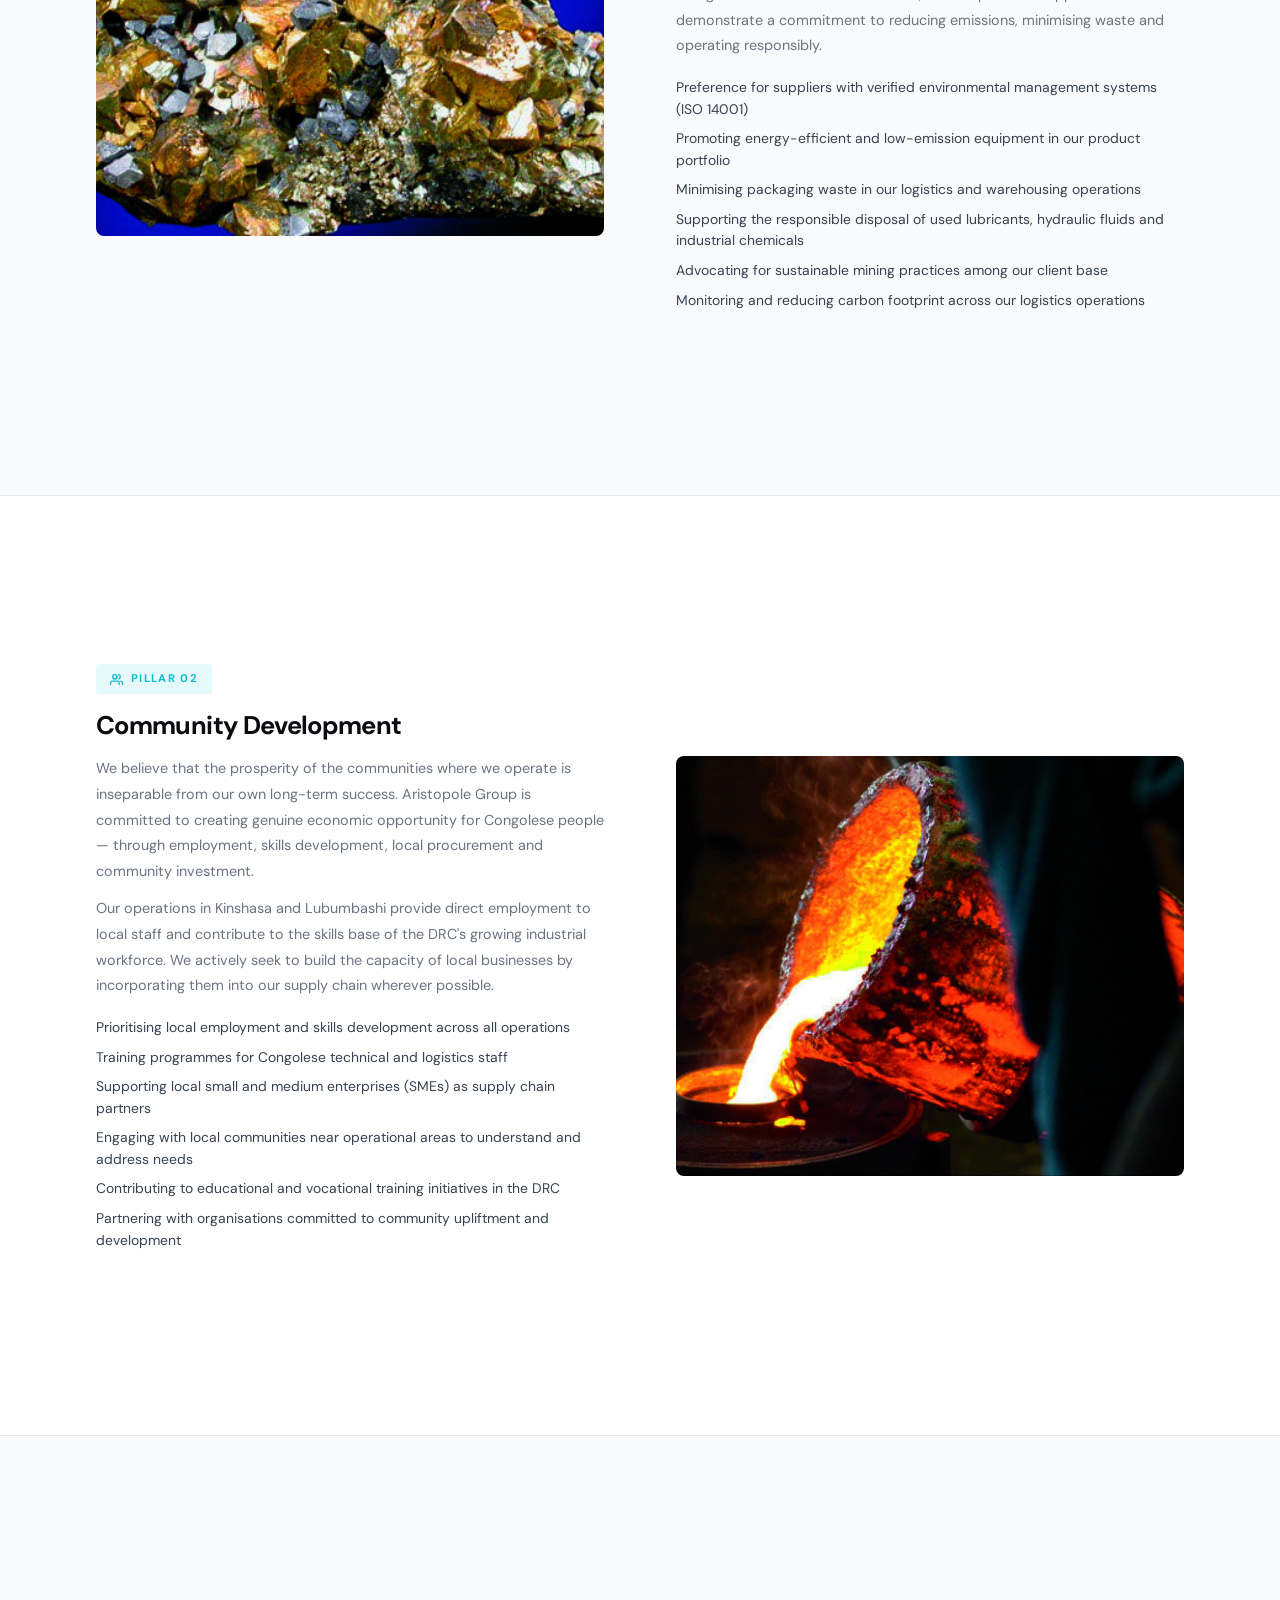
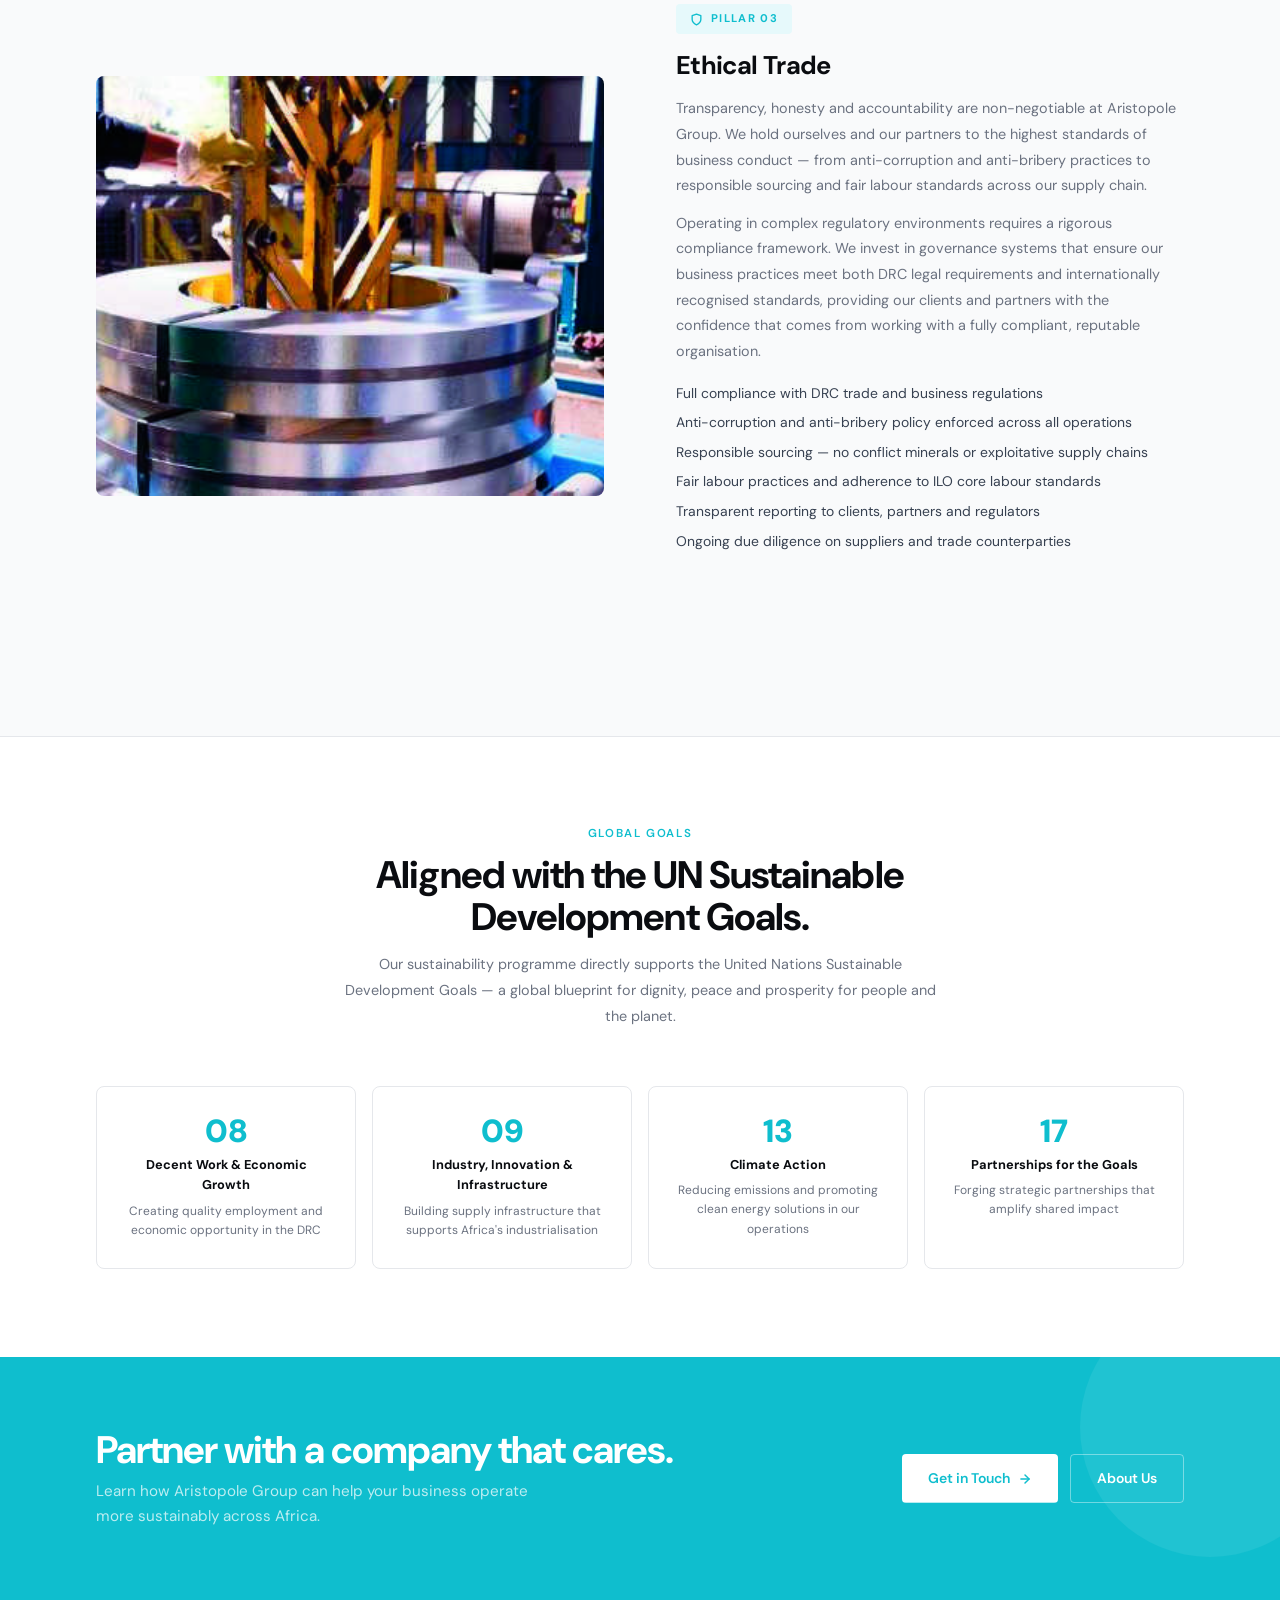
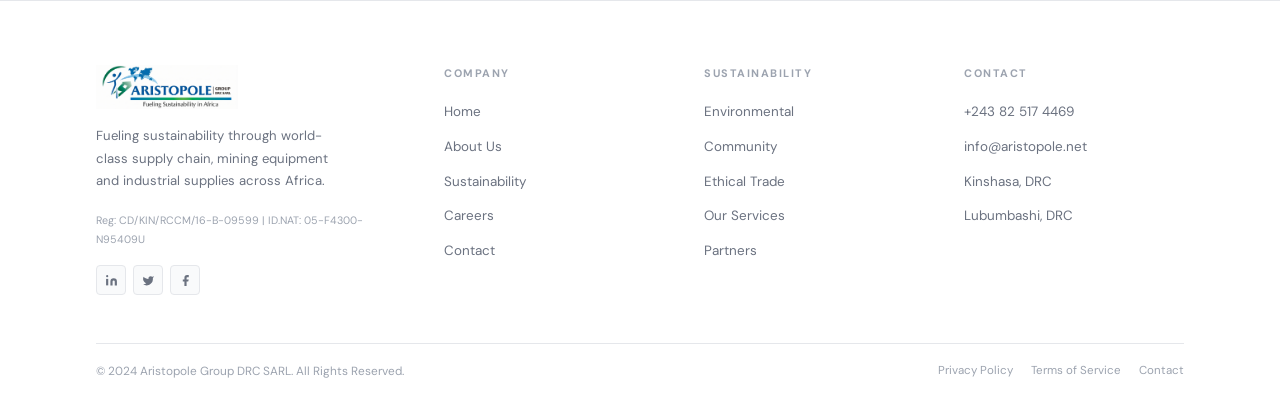
<file: sustainability.html>
<!DOCTYPE html>
<html lang="en">
<head>
  <meta charset="UTF-8" />
  <meta name="viewport" content="width=device-width, initial-scale=1.0" />
  <title>Sustainability — Aristopole Group DRC SARL</title>
  <meta name="description" content="Aristopole Group's commitment to sustainable business practices — environmental stewardship, community development and ethical trade across Africa." />
  <link rel="icon" type="image/png" href="Assets/logos/Aristopole-Favicon.png" />
  <link rel="stylesheet" href="css/styles.css" />
</head>
<body>

<nav class="nav" id="nav">
  <div class="wrap">
    <div class="nav-inner">
      <a href="index.html" aria-label="Aristopole Group home">
        <img class="nav-logo" src="Assets/images/Aristopole_ Logo_ Revamp_Color.jpg" alt="Aristopole Group" style="height:38px;width:auto;object-fit:contain;" />
      </a>
      <ul class="nav-links">
        <li><a href="services.html">Services</a></li>
        <li><a href="products.html">Products</a></li>
        <li><a href="partners.html">Partners</a></li>
        <li><a href="sustainability.html" class="on">Sustainability</a></li>
        <li><a href="careers.html">Careers</a></li>
        <li><a href="about.html">About</a></li>
        <li><a href="contact.html">Contact</a></li>
      </ul>
      <a class="nav-cta" href="contact.html">Request a Quote</a>
      <button class="nav-burger" id="burger" aria-label="Toggle menu" aria-expanded="false" aria-controls="drawer">
        <span></span><span></span><span></span>
      </button>
    </div>
  </div>
</nav>
<nav class="nav-drawer" id="drawer">
  <a href="services.html"       onclick="closeDrawer()">Services</a>
  <a href="products.html"       onclick="closeDrawer()">Products</a>
  <a href="partners.html"       onclick="closeDrawer()">Partners</a>
  <a href="sustainability.html" onclick="closeDrawer()">Sustainability</a>
  <a href="careers.html"        onclick="closeDrawer()">Careers</a>
  <a href="about.html"          onclick="closeDrawer()">About</a>
  <a href="contact.html"        onclick="closeDrawer()">Contact</a>
  <a href="contact.html" class="mob-cta" onclick="closeDrawer()">Request a Quote</a>
</nav>

<!-- Page Hero -->
<div class="page-hero">
  <div class="page-hero-bg"><img src="Assets/images/pexels_hero_sustainability.jpg" alt="Sustainability" loading="eager" /></div>
  <div class="page-hero-grad"></div>
  <div class="page-hero-body">
    <div class="wrap">
      <div class="page-hero-eyebrow">Our Commitment</div>
      <h1 class="page-hero-h">Fueling Sustainability in Africa</h1>
      <p class="page-hero-sub">Our commitment goes beyond commerce — we invest in practices that uplift communities, protect natural resources and foster long-term development.</p>
    </div>
  </div>
</div>

<!-- Breadcrumb -->
<div style="border-bottom:1px solid var(--border);">
  <div class="wrap">
    <div class="breadcrumb">
      <a href="index.html">Home</a>
      <span>›</span>
      <strong>Sustainability</strong>
    </div>
  </div>
</div>

<!-- Intro -->
<section style="padding:88px 0; background:var(--white);">
  <div class="wrap">
    <div style="display:grid;grid-template-columns:1fr 1fr;gap:64px;align-items:center;">
      <div class="rv">
        <div class="sec-label">Sustainability</div>
        <h2 class="sec-title">Commerce that creates lasting impact.</h2>
        <p style="font-size:0.9rem;color:var(--muted);line-height:1.8;margin-top:14px;">At Aristopole Group, we believe that sustainable business is good business. Every supply chain decision we make is guided not only by commercial logic, but by a responsibility to the communities we operate in, the environment we share, and the continent we are building together.</p>
        <p style="font-size:0.9rem;color:var(--muted);line-height:1.8;margin-top:12px;">Africa is at an inflection point. The decisions made by businesses operating here today will shape the continent's trajectory for generations to come. We take that responsibility seriously — and we're committed to being a force for positive, lasting change.</p>
        <p style="font-size:0.9rem;color:var(--muted);line-height:1.8;margin-top:12px;">Our sustainability approach is built around three core pillars: Environmental Stewardship, Community Development and Ethical Trade. These are not aspirational statements — they are operational principles that guide how we source, how we serve and how we grow.</p>
      </div>
      <div class="rv d1">
        <img src="Assets/images/img93.jpg" alt="Sustainability at Aristopole Group" loading="lazy" style="width:100%;border-radius:8px;object-fit:cover;aspect-ratio:4/3;" />
      </div>
    </div>
  </div>
</section>

<!-- Pillar 1: Environmental Stewardship -->
<section style="padding:88px 0; background:var(--surface); border-top:1px solid var(--border);" id="environment">
  <div class="wrap">
    <div class="svc-detail">
      <div class="svc-detail-img rv">
        <img src="Assets/images/img85.jpg" alt="Environmental Stewardship" loading="lazy" />
      </div>
      <div class="svc-detail-text rv d1">
        <div class="sus-pillar-badge" style="display:inline-flex;align-items:center;gap:8px;background:#E6F9FB;color:var(--blue);font-size:0.7rem;font-weight:700;letter-spacing:0.12em;text-transform:uppercase;padding:6px 14px;border-radius:4px;margin-bottom:18px;">
          <svg width="13" height="13" viewBox="0 0 24 24" fill="none" stroke="currentColor" stroke-width="2.5" stroke-linecap="round" stroke-linejoin="round"><path d="M12 22V12"/><path d="M5 12H2a10 10 0 0 0 20 0h-3"/><path d="M12 2a10 10 0 0 1 7 4H5a10 10 0 0 1 7-4z"/></svg>
          Pillar 01
        </div>
        <h2 class="sec-title" style="font-size:1.6rem;">Environmental Stewardship</h2>
        <p>The DRC is home to some of the world's most biodiverse ecosystems and critical natural resources. As a company operating at the centre of Africa's industrial economy, we recognise that the way we do business has a direct impact on these environments — and we are committed to minimising that impact.</p>
        <p style="margin-top:12px;">We actively encourage our supply chain partners to meet internationally recognised environmental standards, and we prioritise suppliers who demonstrate a commitment to reducing emissions, minimising waste and operating responsibly.</p>
        <ul class="feat-list" style="margin-top:18px;">
          <li>Preference for suppliers with verified environmental management systems (ISO 14001)</li>
          <li>Promoting energy-efficient and low-emission equipment in our product portfolio</li>
          <li>Minimising packaging waste in our logistics and warehousing operations</li>
          <li>Supporting the responsible disposal of used lubricants, hydraulic fluids and industrial chemicals</li>
          <li>Advocating for sustainable mining practices among our client base</li>
          <li>Monitoring and reducing carbon footprint across our logistics operations</li>
        </ul>
      </div>
    </div>
  </div>
</section>

<!-- Pillar 2: Community Development -->
<section style="padding:88px 0; background:var(--white); border-top:1px solid var(--border);" id="community">
  <div class="wrap">
    <div class="svc-detail svc-detail--rev">
      <div class="svc-detail-img rv">
        <img src="Assets/images/img90.jpg" alt="Community Development" loading="lazy" />
      </div>
      <div class="svc-detail-text rv d1">
        <div class="sus-pillar-badge" style="display:inline-flex;align-items:center;gap:8px;background:#E6F9FB;color:var(--blue);font-size:0.7rem;font-weight:700;letter-spacing:0.12em;text-transform:uppercase;padding:6px 14px;border-radius:4px;margin-bottom:18px;">
          <svg width="13" height="13" viewBox="0 0 24 24" fill="none" stroke="currentColor" stroke-width="2.5" stroke-linecap="round" stroke-linejoin="round"><path d="M17 21v-2a4 4 0 0 0-4-4H5a4 4 0 0 0-4 4v2"/><circle cx="9" cy="7" r="4"/><path d="M23 21v-2a4 4 0 0 0-3-3.87"/><path d="M16 3.13a4 4 0 0 1 0 7.75"/></svg>
          Pillar 02
        </div>
        <h2 class="sec-title" style="font-size:1.6rem;">Community Development</h2>
        <p>We believe that the prosperity of the communities where we operate is inseparable from our own long-term success. Aristopole Group is committed to creating genuine economic opportunity for Congolese people — through employment, skills development, local procurement and community investment.</p>
        <p style="margin-top:12px;">Our operations in Kinshasa and Lubumbashi provide direct employment to local staff and contribute to the skills base of the DRC's growing industrial workforce. We actively seek to build the capacity of local businesses by incorporating them into our supply chain wherever possible.</p>
        <ul class="feat-list" style="margin-top:18px;">
          <li>Prioritising local employment and skills development across all operations</li>
          <li>Training programmes for Congolese technical and logistics staff</li>
          <li>Supporting local small and medium enterprises (SMEs) as supply chain partners</li>
          <li>Engaging with local communities near operational areas to understand and address needs</li>
          <li>Contributing to educational and vocational training initiatives in the DRC</li>
          <li>Partnering with organisations committed to community upliftment and development</li>
        </ul>
      </div>
    </div>
  </div>
</section>

<!-- Pillar 3: Ethical Trade -->
<section style="padding:88px 0; background:var(--surface); border-top:1px solid var(--border);" id="ethical-trade">
  <div class="wrap">
    <div class="svc-detail">
      <div class="svc-detail-img rv">
        <img src="Assets/images/img92.jpg" alt="Ethical Trade" loading="lazy" />
      </div>
      <div class="svc-detail-text rv d1">
        <div class="sus-pillar-badge" style="display:inline-flex;align-items:center;gap:8px;background:#E6F9FB;color:var(--blue);font-size:0.7rem;font-weight:700;letter-spacing:0.12em;text-transform:uppercase;padding:6px 14px;border-radius:4px;margin-bottom:18px;">
          <svg width="13" height="13" viewBox="0 0 24 24" fill="none" stroke="currentColor" stroke-width="2.5" stroke-linecap="round" stroke-linejoin="round"><path d="M12 22s8-4 8-10V5l-8-3-8 3v7c0 6 8 10 8 10z"/></svg>
          Pillar 03
        </div>
        <h2 class="sec-title" style="font-size:1.6rem;">Ethical Trade</h2>
        <p>Transparency, honesty and accountability are non-negotiable at Aristopole Group. We hold ourselves and our partners to the highest standards of business conduct — from anti-corruption and anti-bribery practices to responsible sourcing and fair labour standards across our supply chain.</p>
        <p style="margin-top:12px;">Operating in complex regulatory environments requires a rigorous compliance framework. We invest in governance systems that ensure our business practices meet both DRC legal requirements and internationally recognised standards, providing our clients and partners with the confidence that comes from working with a fully compliant, reputable organisation.</p>
        <ul class="feat-list" style="margin-top:18px;">
          <li>Full compliance with DRC trade and business regulations</li>
          <li>Anti-corruption and anti-bribery policy enforced across all operations</li>
          <li>Responsible sourcing — no conflict minerals or exploitative supply chains</li>
          <li>Fair labour practices and adherence to ILO core labour standards</li>
          <li>Transparent reporting to clients, partners and regulators</li>
          <li>Ongoing due diligence on suppliers and trade counterparties</li>
        </ul>
      </div>
    </div>
  </div>
</section>

<!-- SDG Alignment -->
<section style="padding:88px 0; background:var(--white); border-top:1px solid var(--border);">
  <div class="wrap">
    <div style="text-align:center;max-width:600px;margin:0 auto 56px;" class="rv">
      <div class="sec-label">Global Goals</div>
      <h2 class="sec-title">Aligned with the UN Sustainable Development Goals.</h2>
      <p style="font-size:0.9rem;color:var(--muted);line-height:1.8;margin-top:14px;">Our sustainability programme directly supports the United Nations Sustainable Development Goals — a global blueprint for dignity, peace and prosperity for people and the planet.</p>
    </div>
    <div style="display:grid;grid-template-columns:repeat(4,1fr);gap:16px;">
      <div class="rv d1" style="padding:28px 24px;border:1px solid var(--border);border-radius:8px;text-align:center;">
        <div style="font-size:2rem;font-weight:900;color:var(--blue);margin-bottom:8px;line-height:1;">08</div>
        <div style="font-size:0.8rem;font-weight:700;color:var(--ink);margin-bottom:6px;">Decent Work &amp; Economic Growth</div>
        <div style="font-size:0.75rem;color:var(--muted);line-height:1.6;">Creating quality employment and economic opportunity in the DRC</div>
      </div>
      <div class="rv d2" style="padding:28px 24px;border:1px solid var(--border);border-radius:8px;text-align:center;">
        <div style="font-size:2rem;font-weight:900;color:var(--blue);margin-bottom:8px;line-height:1;">09</div>
        <div style="font-size:0.8rem;font-weight:700;color:var(--ink);margin-bottom:6px;">Industry, Innovation &amp; Infrastructure</div>
        <div style="font-size:0.75rem;color:var(--muted);line-height:1.6;">Building supply infrastructure that supports Africa's industrialisation</div>
      </div>
      <div class="rv d3" style="padding:28px 24px;border:1px solid var(--border);border-radius:8px;text-align:center;">
        <div style="font-size:2rem;font-weight:900;color:var(--blue);margin-bottom:8px;line-height:1;">13</div>
        <div style="font-size:0.8rem;font-weight:700;color:var(--ink);margin-bottom:6px;">Climate Action</div>
        <div style="font-size:0.75rem;color:var(--muted);line-height:1.6;">Reducing emissions and promoting clean energy solutions in our operations</div>
      </div>
      <div class="rv d4" style="padding:28px 24px;border:1px solid var(--border);border-radius:8px;text-align:center;">
        <div style="font-size:2rem;font-weight:900;color:var(--blue);margin-bottom:8px;line-height:1;">17</div>
        <div style="font-size:0.8rem;font-weight:700;color:var(--ink);margin-bottom:6px;">Partnerships for the Goals</div>
        <div style="font-size:0.75rem;color:var(--muted);line-height:1.6;">Forging strategic partnerships that amplify shared impact</div>
      </div>
    </div>
  </div>
</section>

<!-- CTA -->
<div class="cta-band">
  <div class="wrap">
    <div class="cta-inner rv">
      <div class="cta-band-text">
        <h2 class="cta-h">Partner with a company that cares.</h2>
        <p>Learn how Aristopole Group can help your business operate more sustainably across Africa.</p>
      </div>
      <div class="cta-btns">
        <a href="contact.html" class="btn-white">Get in Touch <svg viewBox="0 0 24 24" fill="none" stroke="currentColor" stroke-width="2.5" stroke-linecap="round" stroke-linejoin="round" style="width:14px;height:14px;flex-shrink:0;"><line x1="5" y1="12" x2="19" y2="12"/><polyline points="12 5 19 12 12 19"/></svg></a>
        <a href="about.html" class="btn-ghost">About Us</a>
      </div>
    </div>
  </div>
</div>

<footer class="footer">
  <div class="wrap">
    <div class="footer-top">
      <div class="f-brand">
        <img src="Assets/images/Aristopole_ Logo_ Revamp_Color.jpg" alt="Aristopole Group" />
        <p>Fueling sustainability through world-class supply chain, mining equipment and industrial supplies across Africa.</p>
        <div class="f-reg">Reg: CD/KIN/RCCM/16-B-09599 | ID.NAT: 05-F4300-N95409U</div>
        <div class="f-socials">
          <a href="#" class="f-soc" aria-label="LinkedIn"><svg viewBox="0 0 24 24"><path d="M16 8a6 6 0 0 1 6 6v7h-4v-7a2 2 0 0 0-4 0v7h-4v-7a6 6 0 0 1 6-6z"/><rect x="2" y="9" width="4" height="12"/><circle cx="4" cy="4" r="2"/></svg></a>
          <a href="#" class="f-soc" aria-label="Twitter"><svg viewBox="0 0 24 24"><path d="M22 4s-.7 2.1-2 3.4c1.6 10-9.4 17.3-18 11.6 2.2.1 4.4-.6 6-2C3 15.5.5 9.6 3 5c2.2 2.6 5.6 4.1 9 4-.9-4.2 4-6.6 7-3.8 1.1 0 3-1.2 3-1.2z"/></svg></a>
          <a href="#" class="f-soc" aria-label="Facebook"><svg viewBox="0 0 24 24"><path d="M18 2h-3a5 5 0 0 0-5 5v3H7v4h3v8h4v-8h3l1-4h-4V7a1 1 0 0 1 1-1h3z"/></svg></a>
        </div>
      </div>
      <div class="f-col"><h4>Company</h4><ul><li><a href="index.html">Home</a></li><li><a href="about.html">About Us</a></li><li><a href="sustainability.html">Sustainability</a></li><li><a href="careers.html">Careers</a></li><li><a href="contact.html">Contact</a></li></ul></div>
      <div class="f-col"><h4>Sustainability</h4><ul><li><a href="sustainability.html#environment">Environmental</a></li><li><a href="sustainability.html#community">Community</a></li><li><a href="sustainability.html#ethical-trade">Ethical Trade</a></li><li><a href="services.html">Our Services</a></li><li><a href="partners.html">Partners</a></li></ul></div>
      <div class="f-col"><h4>Contact</h4><ul><li><a href="tel:+243825174469">+243 82 517 4469</a></li><li><a href="mailto:info@aristopole.net">info@aristopole.net</a></li><li><a href="contact.html">Kinshasa, DRC</a></li><li><a href="contact.html">Lubumbashi, DRC</a></li></ul></div>
    </div>

    <div class="footer-bar">
      <p>&copy; 2024 Aristopole Group DRC SARL. All Rights Reserved.</p>
      <div class="footer-bar-links"><a href="#">Privacy Policy</a><a href="#">Terms of Service</a><a href="contact.html">Contact</a></div>
    </div>
  </div>
</footer>
<script src="js/main.js"></script>
</body>
</html>
</file>
<file: css/styles.css>
/* =========================================================
   ARISTOPOLE GROUP V2 — styles.css
   Design: PCT / Haven Energy exact replica layout
   Font: DM Sans (Google Fonts) — matches reference letterforms
   ========================================================= */

@import url('https://fonts.googleapis.com/css2?family=DM+Sans:ital,opsz,wght@0,9..40,300;0,9..40,400;0,9..40,500;0,9..40,600;0,9..40,700;0,9..40,800;1,9..40,400&display=swap');

/* ─── Tokens ─────────────────────────────────────────────── */
:root {
  --blue:    #0FBECE;   /* Aristopole aqua mapped to PCT's blue accent */
  --blue-dk: #0CA8B8;
  --ink:     #0A0C10;
  --body:    #374151;
  --muted:   #6B7280;
  --light:   #9CA3AF;
  --border:  #E5E7EB;
  --surface: #F9FAFB;
  --white:   #FFFFFF;

  --font:    'DM Sans', sans-serif;
  --nav-h:   64px;
  --max:     1200px;
}

/* ─── Reset ──────────────────────────────────────────────── */
*, *::before, *::after { box-sizing: border-box; margin: 0; padding: 0; }
html  { scroll-behavior: smooth; overflow-x: hidden; }
body  { font-family: var(--font); color: var(--ink); background: var(--white); line-height: 1.6; overflow-x: hidden; -webkit-font-smoothing: antialiased; }
img   { max-width: 100%; display: block; }
a     { text-decoration: none; color: inherit; }
ul    { list-style: none; }
button, input, select, textarea { font-family: var(--font); }

/* ─── Container ──────────────────────────────────────────── */
.wrap { max-width: var(--max); margin: 0 auto; padding: 0 56px; }
section[id], div[id] { scroll-margin-top: var(--nav-h); }

/* ─── Scroll reveal ──────────────────────────────────────── */
/* All elements rise from below — no left/right slides.
   Easing: ease-out-quart — fast start, long smooth deceleration. */
.rv,
.rv-l,
.rv-r {
  opacity: 0;
  transform: translateY(22px);
  transition: opacity 0.9s cubic-bezier(0.22, 1, 0.36, 1),
              transform 0.9s cubic-bezier(0.22, 1, 0.36, 1);
}
.rv.in, .rv-l.in, .rv-r.in {
  opacity: 1;
  transform: none;
}
/* Each step adds ~140ms — cards land one after another like a dealt hand */
.d1 { transition-delay: 0.10s; } .d2 { transition-delay: 0.24s; }
.d3 { transition-delay: 0.38s; } .d4 { transition-delay: 0.52s; }
.d5 { transition-delay: 0.66s; } .d6 { transition-delay: 0.80s; }



/* ══════════════════════════════════════════════════════════
   NAVBAR  — white bg, logo left, plain links right, no button
   ══════════════════════════════════════════════════════════ */
.nav {
  position: fixed; top: 0; left: 0; right: 0; z-index: 200;
  height: var(--nav-h);
  background: var(--white);
  box-shadow: 0 1px 0 transparent, 0 4px 24px transparent;
  transition: box-shadow 0.5s cubic-bezier(0.16, 1, 0.3, 1),
              border-color 0.5s cubic-bezier(0.16, 1, 0.3, 1);
}
.nav.scrolled {
  box-shadow: 0 1px 0 var(--border), 0 4px 24px rgba(0,0,0,0.06);
}

.nav-inner {
  height: var(--nav-h);
  display: flex; align-items: center; justify-content: space-between;
}

.nav-logo img { height: 38px; width: auto; object-fit: contain; }

.nav-links {
  display: flex; align-items: center; gap: 4px;
}
.nav-links a {
  padding: 6px 16px;
  font-size: 0.875rem; font-weight: 500;
  color: var(--muted);
  border-radius: 4px;
  transition: color 0.18s;
}
.nav-links a:hover, .nav-links a.on { color: var(--ink); }

/* Burger */
.nav-burger {
  display: none; flex-direction: column; gap: 5px;
  background: none; border: none; cursor: pointer; padding: 6px;
}
.nav-burger span { display: block; width: 22px; height: 1.5px; background: var(--ink); transition: all 0.25s; transform-origin: center; }
.nav-burger.open span:nth-child(1) { transform: translateY(6.5px) rotate(45deg); }
.nav-burger.open span:nth-child(2) { opacity: 0; }
.nav-burger.open span:nth-child(3) { transform: translateY(-6.5px) rotate(-45deg); }

/* Mobile drawer */
.nav-drawer {
  display: none; flex-direction: column;
  position: fixed; inset: 0; background: var(--white); z-index: 199;
  padding: 88px 40px 40px; gap: 0;
  transform: translateX(100%); transition: transform 0.34s ease;
  overflow-y: auto; -webkit-overflow-scrolling: touch;
}
.nav-drawer.open { transform: none; }
.nav-drawer a {
  font-size: 1.2rem; font-weight: 700; color: var(--ink);
  padding: 15px 0; border-bottom: 1px solid var(--border);
  letter-spacing: -0.02em;
  animation: none; /* reset so animation re-fires on every open */
}
.nav-drawer a:hover { color: var(--blue); }
.nav-drawer .mob-cta {
  margin-top: 28px; display: inline-block;
  padding: 12px 28px; background: var(--blue); color: var(--white);
  font-size: 0.9rem; font-weight: 600; border-radius: 4px;
  border-bottom: none;
}

/* Drawer links: stagger up from below as the drawer slides in — mirrors the
   careers "join us" stack animation. fill-mode:both keeps each link at the
   from-state during its delay so there's no opacity flash before it plays. */
@keyframes drawerLinkIn {
  from { opacity: 0; transform: translateY(18px); }
  to   { opacity: 1; transform: none; }
}
.nav-drawer.open a {
  animation: drawerLinkIn 0.5s cubic-bezier(0.16, 1, 0.3, 1) both;
}
.nav-drawer.open a:nth-child(1) { animation-delay: 0.08s; }
.nav-drawer.open a:nth-child(2) { animation-delay: 0.16s; }
.nav-drawer.open a:nth-child(3) { animation-delay: 0.24s; }
.nav-drawer.open a:nth-child(4) { animation-delay: 0.32s; }
.nav-drawer.open a:nth-child(5) { animation-delay: 0.40s; }
.nav-drawer.open a:nth-child(6) { animation-delay: 0.48s; }
.nav-drawer.open a:nth-child(7) { animation-delay: 0.56s; }
.nav-drawer.open a:nth-child(8) { animation-delay: 0.70s; }


/* ══════════════════════════════════════════════════════════
   HERO  — fixed ~58vh, image covers it, text bottom-left
   ══════════════════════════════════════════════════════════ */
.hero {
  margin-top: var(--nav-h);
  position: relative;
  height: 60vh; min-height: 440px; max-height: 720px;
  overflow: hidden;
}

.hero-img {
  position: absolute; inset: 0;
}
.hero-img img {
  width: 100%; height: 100%; object-fit: cover; object-position: center 40%;
  animation: hZoom 16s ease-in-out infinite alternate;
}
@keyframes hZoom { from { transform: scale(1); } to { transform: scale(1.04); } }

/* Gradient: strong on left/bottom, fades out on right */
.hero-grad {
  position: absolute; inset: 0;
  background: linear-gradient(
    to right,
    rgba(0,0,0,0.72) 0%,
    rgba(0,0,0,0.52) 40%,
    rgba(0,0,0,0.18) 75%,
    transparent 100%
  ),
  linear-gradient(
    to top,
    rgba(0,0,0,0.55) 0%,
    transparent 60%
  );
}

/* Text: pinned to bottom-left */
.hero-copy {
  position: absolute;
  bottom: 52px; left: 0; right: 0;
  z-index: 2;
}
.hero-copy-inner {
  max-width: 620px;
}

.hero-h1 {
  font-size: clamp(2rem, 3.6vw, 3.4rem);
  font-weight: 700; line-height: 1.1;
  letter-spacing: -0.025em; color: var(--white);
  margin-bottom: 14px;
}

.hero-sub {
  font-size: 0.9rem; font-weight: 400;
  color: rgba(255,255,255,0.65); line-height: 1.65;
  max-width: 420px; margin-bottom: 28px;
}

.hero-btn {
  display: inline-flex; align-items: center; gap: 8px;
  padding: 10px 22px;
  background: var(--blue); color: var(--white);
  font-size: 0.85rem; font-weight: 600;
  border-radius: 4px;
  transition: background 0.2s, transform 0.2s;
}
.hero-btn:hover { background: var(--blue-dk); transform: translateY(-1px); }
.hero-btn svg { width: 14px; height: 14px; stroke: currentColor; stroke-width: 2.5; fill: none; stroke-linecap: round; stroke-linejoin: round; }


/* ══════════════════════════════════════════════════════════
   STATEMENT SECTION  — white, headline left + decorative right
   ══════════════════════════════════════════════════════════ */
.statement {
  background: var(--white);
  padding: 80px 0 0;
}

/* Top part: 2 columns */
.statement-top {
  display: grid; grid-template-columns: 1fr 1fr;
  gap: 64px; align-items: center;
  padding-bottom: 72px;
}

.stmt-h {
  font-size: clamp(1.75rem, 3vw, 2.8rem);
  font-weight: 700; line-height: 1.12;
  letter-spacing: -0.025em; color: var(--ink);
  margin-bottom: 20px;
}

.stmt-body {
  font-size: 0.88rem; font-weight: 400;
  color: var(--muted); line-height: 1.75;
  max-width: 360px;
}

/* Decorative SVG diagram — right column */
.stmt-diagram {
  display: flex; align-items: center; justify-content: center;
}
.stmt-diagram svg {
  width: 100%; max-width: 460px; height: auto;
}

/* Stats row — below the 2-col, separated by a top border */
.stats-row {
  display: grid; grid-template-columns: repeat(3, 1fr);
  border-top: 1px solid var(--border);
  padding: 52px 0;
}

.stat-cell {
  padding: 0 48px 0 0;
  border-right: 1px solid var(--border);
}
.stat-cell:last-child { border-right: none; padding-right: 0; }
.stat-cell:not(:first-child) { padding-left: 48px; }

.stat-num {
  font-size: clamp(2rem, 3.5vw, 3rem);
  font-weight: 700; color: var(--ink);
  letter-spacing: -0.03em; line-height: 1;
  margin-bottom: 4px;
}
.stat-num sup { font-size: 0.55em; vertical-align: super; letter-spacing: 0; }
.stat-num span { color: var(--blue); }

.stat-label {
  font-size: 0.78rem; font-style: italic;
  color: var(--muted); margin-bottom: 12px;
}

.stat-desc {
  font-size: 0.8rem; color: var(--light); line-height: 1.65;
}


/* ══════════════════════════════════════════════════════════
   PARTNERS STRIP  — "A few companies we partner with..."
   ══════════════════════════════════════════════════════════ */
.partners-strip {
  padding: 44px 0;
  border-top: 1px solid var(--border);
}

/* Label row above the marquee */
.ps-label {
  font-size: 0.88rem; font-weight: 500;
  color: var(--light); line-height: 1.5;
  margin-bottom: 24px;
}

/* Logo reveal track */
.ps-track {
  position: relative;
}

/* Staggered fade-in reveal — logos rise in one by one, hold together, fade out, repeat */
@keyframes logoReveal {
  0%   { opacity: 0; transform: translateY(10px); }
  12%  { opacity: 1; transform: translateY(0); }
  75%  { opacity: 1; transform: translateY(0); }
  90%  { opacity: 0; transform: translateY(-6px); }
  100% { opacity: 0; transform: translateY(-6px); }
}

/* Desktop — fill the full row with even spacing, staggered fade reveal */
.ps-logos {
  display: flex; align-items: center; justify-content: space-evenly;
}

.ps-img--dup { display: none; }

.ps-img {
  height: 52px; width: auto; max-width: 160px; object-fit: contain; flex-shrink: 0;
  filter: grayscale(1) opacity(0.45);
  animation: logoReveal 9s cubic-bezier(0.22, 1, 0.36, 1) infinite both;
  transition: filter 0.4s;
}
.ps-img:nth-child(1) { animation-delay: 0s; }
.ps-img:nth-child(2) { animation-delay: 0.35s; }
.ps-img:nth-child(3) { animation-delay: 0.7s; }
.ps-img:nth-child(4) { animation-delay: 1.05s; }
.ps-img:nth-child(5) { animation-delay: 1.4s; }
.ps-img:nth-child(6) { animation-delay: 1.75s; }
.ps-img:hover        { filter: grayscale(0) opacity(1); }

/* Mobile — switch to a scrolling marquee */
@keyframes marquee {
  from { transform: translateX(0); }
  to   { transform: translateX(-50%); }
}

@media (max-width: 880px) {
  .ps-track {
    overflow: hidden;
    -webkit-mask-image: linear-gradient(to right, transparent 0%, black 10%, black 90%, transparent 100%);
    mask-image: linear-gradient(to right, transparent 0%, black 10%, black 90%, transparent 100%);
  }
  .ps-logos {
    justify-content: flex-start;
    width: max-content;
    animation: marquee 22s linear infinite;
  }
  .ps-track:hover .ps-logos { animation-play-state: paused; }
  .ps-img {
    animation: none;
    opacity: 1;
    margin-right: 56px;
  }
  .ps-img--dup { display: block; }
}


/* ══════════════════════════════════════════════════════════
   WHY CHOOSE  — exact reference layout
   Left: 2-line headline (dark + accent)
   Right: feature rows with tiny icon + title + desc
   ══════════════════════════════════════════════════════════ */
.why {
  padding: 88px 0;
  border-top: 1px solid var(--border);
}

.why-wrap {
  display: grid; grid-template-columns: 1fr 1fr;
  gap: 80px; align-items: start;
}

/* Left col */
.why-headline {}
.why-h-line1 {
  font-size: clamp(1.8rem, 3.2vw, 3rem);
  font-weight: 700; letter-spacing: -0.025em;
  line-height: 1.1; color: var(--ink);
  display: block;
}
.why-h-line2 {
  font-size: clamp(1.8rem, 3.2vw, 3rem);
  font-weight: 700; letter-spacing: -0.025em;
  line-height: 1.1; color: var(--blue);
  display: block;
}

/* Right col */
.why-features { display: flex; flex-direction: column; }

.why-feat {
  padding: 28px 0;
  border-bottom: 1px solid var(--border);
}
.why-feat:first-child { padding-top: 0; }
.why-feat:last-child  { border-bottom: none; padding-bottom: 0; }

.wf-icon {
  width: 28px; height: 28px; margin-bottom: 12px;
}
.wf-icon svg {
  width: 28px; height: 28px; stroke: var(--blue);
  stroke-width: 1.5; fill: none; stroke-linecap: round; stroke-linejoin: round;
}

.wf-title {
  font-size: 0.95rem; font-weight: 700;
  color: var(--ink); margin-bottom: 6px;
  letter-spacing: -0.01em;
}
.wf-desc {
  font-size: 0.82rem; color: var(--muted); line-height: 1.7;
}


/* ══════════════════════════════════════════════════════════
   SERVICES  — light gray bg, card grid
   ══════════════════════════════════════════════════════════ */
.services {
  background: var(--surface);
  padding: 88px 0;
  border-top: 1px solid var(--border);
}

.sec-head {
  margin-bottom: 48px;
}
.sec-label {
  font-size: 0.72rem; font-weight: 600; letter-spacing: 0.14em;
  text-transform: uppercase; color: var(--blue); margin-bottom: 10px;
}
.sec-title {
  font-size: clamp(1.75rem, 3vw, 2.6rem);
  font-weight: 700; letter-spacing: -0.025em; line-height: 1.1; color: var(--ink);
}

.svc-grid {
  display: grid; grid-template-columns: repeat(3, 1fr); gap: 16px;
}

.svc-card {
  background: var(--white); border: 1px solid var(--border);
  border-radius: 8px; overflow: hidden;
  transition: box-shadow 0.25s, transform 0.25s;
}
.svc-card:hover { box-shadow: 0 8px 32px rgba(0,0,0,0.08); transform: translateY(-3px); }

.svc-img { height: 190px; overflow: hidden; }
.svc-img img { width: 100%; height: 100%; object-fit: cover; filter: brightness(0.9); transition: transform 0.5s ease, filter 0.5s ease; }
.svc-card:hover .svc-img img { transform: scale(1.05); filter: brightness(0.8); }

.svc-body { padding: 22px 24px 26px; }
.svc-tag  { font-size: 0.68rem; font-weight: 600; letter-spacing: 0.12em; text-transform: uppercase; color: var(--blue); margin-bottom: 8px; }
.svc-title { font-size: 1rem; font-weight: 700; color: var(--ink); letter-spacing: -0.01em; margin-bottom: 8px; }
.svc-desc  { font-size: 0.82rem; color: var(--muted); line-height: 1.65; }


/* ══════════════════════════════════════════════════════════
   SPLIT SECTIONS  (About, Products)
   ══════════════════════════════════════════════════════════ */
.split-sec {
  padding: 88px 0;
  border-top: 1px solid var(--border);
}
.split-sec.alt { background: var(--surface); }

.split-grid {
  display: grid; grid-template-columns: 1fr 1fr;
  gap: 80px; align-items: center;
}

.split-img { position: relative; }
.split-img img { width: 100%; height: 500px; object-fit: cover; border-radius: 8px; }
.split-badge {
  position: absolute; bottom: 20px; left: 20px;
  background: var(--white); border-radius: 6px; padding: 12px 16px;
  box-shadow: 0 4px 20px rgba(0,0,0,0.12);
}
.split-badge strong { display: block; font-size: 1.4rem; font-weight: 800; color: var(--ink); line-height: 1; letter-spacing: -0.03em; }
.split-badge span   { font-size: 0.7rem; font-weight: 600; color: var(--muted); text-transform: uppercase; letter-spacing: 0.06em; }

.split-text .sec-label { margin-bottom: 10px; }
.split-text .sec-title { margin-bottom: 18px; }
.split-text p { font-size: 0.9rem; color: var(--muted); line-height: 1.78; margin-bottom: 16px; }

.blockquote {
  margin: 24px 0 28px; padding: 16px 20px;
  border-left: 3px solid var(--blue); background: var(--surface);
  border-radius: 0 4px 4px 0;
  font-size: 0.93rem; font-style: italic; font-weight: 500;
  color: var(--ink); line-height: 1.6;
}
.blockquote cite { display: block; margin-top: 8px; font-style: normal; font-size: 0.75rem; font-weight: 700; color: var(--blue); letter-spacing: 0.04em; }

.val-row {
  display: grid; grid-template-columns: repeat(3, 1fr);
  border: 1px solid var(--border); border-radius: 6px; overflow: hidden;
  margin-top: 28px;
}
.val-cell {
  padding: 16px 14px; text-align: center; border-right: 1px solid var(--border);
  transition: background 0.2s;
}
.val-cell:last-child { border-right: none; }
.val-cell:hover { background: var(--surface); }
.val-cell svg { width: 17px; height: 17px; stroke: var(--blue); stroke-width: 2; fill: none; stroke-linecap: round; stroke-linejoin: round; margin: 0 auto 7px; display: block; }
.val-cell span { font-size: 0.78rem; font-weight: 600; color: var(--ink); }

/* Product list */
.prod-list { margin-top: 8px; display: flex; flex-direction: column; gap: 2px; }
.prod-row {
  display: flex; align-items: center; gap: 12px;
  padding: 12px 14px; border-radius: 4px; background: var(--surface);
  transition: background 0.2s, transform 0.18s; cursor: pointer;
  text-decoration: none; color: inherit;
}
.prod-row:hover { background: #E0F9FB; transform: translateX(3px); }
.p-ico {
  width: 30px; height: 30px; border-radius: 4px; flex-shrink: 0;
  background: var(--blue); display: flex; align-items: center; justify-content: center;
}
.p-ico svg { width: 14px; height: 14px; stroke: var(--white); stroke-width: 2; fill: none; stroke-linecap: round; stroke-linejoin: round; }
.p-name { font-size: 0.88rem; font-weight: 600; color: var(--ink); flex: 1; }
.p-arr  { color: var(--blue); transition: transform 0.18s; }
.prod-row:hover .p-arr { transform: translateX(3px); }
.p-arr svg { width: 13px; height: 13px; stroke: currentColor; stroke-width: 2.5; fill: none; stroke-linecap: round; stroke-linejoin: round; }


/* ══════════════════════════════════════════════════════════
   SUSTAINABILITY  — dark bg, image behind
   ══════════════════════════════════════════════════════════ */
.sustain {
  position: relative; overflow: hidden; padding: 88px 0;
}
.sus-bg { position: absolute; inset: 0; }
.sus-bg img { width: 100%; height: 100%; object-fit: cover; filter: brightness(0.22); }
.sus-tint { position: absolute; inset: 0; background: rgba(10,12,16,0.6); }

.sus-inner {
  position: relative; z-index: 2;
  display: grid; grid-template-columns: 1fr 1fr; gap: 72px; align-items: center;
}

.sus-text .sec-label { color: var(--blue); }
.sus-text .sec-label::before { background: var(--blue); }

.sus-h {
  font-size: clamp(1.75rem, 3vw, 2.6rem);
  font-weight: 700; letter-spacing: -0.025em; line-height: 1.1;
  color: var(--white); margin-bottom: 18px;
}
.sus-text p { font-size: 0.88rem; color: rgba(255,255,255,0.55); line-height: 1.75; margin-bottom: 14px; }

.sus-points { margin-top: 24px; display: flex; flex-direction: column; gap: 10px; }
.sus-pt {
  display: flex; align-items: center; gap: 10px;
  font-size: 0.85rem; font-weight: 500; color: rgba(255,255,255,0.65);
}
.sus-pt::before { content: ''; width: 5px; height: 5px; border-radius: 50%; background: var(--blue); flex-shrink: 0; }

.sus-cards { display: flex; flex-direction: column; gap: 12px; }
.sus-card {
  padding: 20px 22px; display: flex; gap: 14px; align-items: flex-start;
  background: var(--white); border: 1px solid rgba(255,255,255,0.18);
  border-radius: 8px;
  transition: border-color 0.25s, box-shadow 0.25s,
              opacity 0.65s cubic-bezier(0.16, 1, 0.3, 1),
              transform 0.65s cubic-bezier(0.16, 1, 0.3, 1);
}
.sus-card:hover {
  border-color: rgba(15,190,206,0.5);
  box-shadow: 0 4px 20px rgba(15,190,206,0.12);
}

/* Right cards fire just after the left lands, each one trailing the last.
   Third card gets a longer duration so it drifts slowly to rest.          */
.sus-d1 { transition-delay: 0.12s; }
.sus-d2 { transition-delay: 0.26s; }
.sus-d3 {
  transition-delay: 0.42s;
  transition-duration: 0.95s;
  transition-timing-function: cubic-bezier(0.22, 1, 0.36, 1);
}
.sus-ico {
  width: 36px; height: 36px; border-radius: 4px; flex-shrink: 0;
  background: #E6F9FB; display: flex; align-items: center; justify-content: center;
}
.sus-ico svg { width: 16px; height: 16px; stroke: var(--blue); stroke-width: 2; fill: none; stroke-linecap: round; stroke-linejoin: round; }
.sus-ct  { font-size: 0.9rem; font-weight: 700; color: var(--ink); margin-bottom: 3px; }
.sus-cd  { font-size: 0.79rem; color: var(--muted); line-height: 1.55; }


/* ══════════════════════════════════════════════════════════
   CERTIFICATIONS
   ══════════════════════════════════════════════════════════ */
.certs {
  background: var(--surface); padding: 72px 0;
  border-top: 1px solid var(--border); border-bottom: 1px solid var(--border);
}
.cert-head { text-align: center; margin-bottom: 40px; }
.cert-head .sec-label { margin-bottom: 10px; }
.cert-head .sec-title {}

.cert-grid { display: grid; grid-template-columns: repeat(4, 1fr); gap: 14px; }
.cert-card {
  background: var(--white); border: 1px solid var(--border);
  border-radius: 8px; padding: 26px 20px; text-align: center;
  transition: border-color 0.2s, box-shadow 0.2s;
}
.cert-card:hover { border-color: rgba(15,190,206,0.4); box-shadow: 0 4px 20px rgba(15,190,206,0.08); }
.cert-ico {
  width: 42px; height: 42px; border-radius: 50%; background: #E6F9FB;
  display: flex; align-items: center; justify-content: center; margin: 0 auto 12px;
}
.cert-ico svg { width: 19px; height: 19px; stroke: var(--blue); stroke-width: 2; fill: none; stroke-linecap: round; stroke-linejoin: round; }
.cert-lbl { font-size: 0.65rem; font-weight: 700; letter-spacing: 0.14em; text-transform: uppercase; color: var(--blue); margin-bottom: 5px; }
.cert-val { font-size: 0.85rem; font-weight: 600; color: var(--ink); line-height: 1.5; word-break: break-word; }


/* ══════════════════════════════════════════════════════════
   CAREERS
   ══════════════════════════════════════════════════════════ */
.careers { padding: 88px 0; border-top: 1px solid var(--border); }

.careers-grid { display: grid; grid-template-columns: 1fr 1fr; gap: 80px; align-items: start; }

.careers-text .sec-label { margin-bottom: 10px; }
.careers-text .sec-title { margin-bottom: 16px; }
.careers-text p { font-size: 0.88rem; color: var(--muted); line-height: 1.78; margin-bottom: 28px; }

.role-list { display: flex; flex-direction: column; }
.role-row {
  display: flex; align-items: center; gap: 14px;
  padding: 16px 0; border-bottom: 1px solid var(--border);
  transition: opacity 0.65s cubic-bezier(0.16, 1, 0.3, 1),
              transform 0.65s cubic-bezier(0.16, 1, 0.3, 1);
  cursor: pointer; text-decoration: none; color: inherit;
}

/* Declared after .role-row so transition shorthand doesn't reset these */
.car-d1 { transition-delay: 0.10s; }
.car-d2 { transition-delay: 0.22s; }
.car-d3 { transition-delay: 0.36s; }
.car-d4 {
  transition-delay: 0.52s;
  transition-duration: 0.90s;
  transition-timing-function: cubic-bezier(0.22, 1, 0.36, 1);
}
.role-row:first-child { border-top: 1px solid var(--border); }
/* Content wrapper — tucks right on hover */
.role-content {
  display: flex; align-items: center; gap: 14px; flex: 1;
  transition: transform 0.35s cubic-bezier(0.22, 1, 0.36, 1);
}
.role-row:hover .role-content { transform: translateX(5px); }
.role-ico {
  width: 36px; height: 36px; border-radius: 4px; background: var(--surface); flex-shrink: 0;
  display: flex; align-items: center; justify-content: center; transition: background 0.2s;
}
.role-row:hover .role-ico { background: #E6F9FB; }
.role-ico svg { width: 16px; height: 16px; stroke: var(--muted); stroke-width: 2; fill: none; stroke-linecap: round; stroke-linejoin: round; transition: stroke 0.2s; }
.role-row:hover .role-ico svg { stroke: var(--blue); }
.role-title { font-size: 0.9rem; font-weight: 700; color: var(--ink); }
.role-sub   { font-size: 0.76rem; color: var(--muted); margin-top: 2px; }
/* Arrow — slides LEFT on hover */
.role-arr   { color: var(--light); transition: transform 0.35s cubic-bezier(0.22, 1, 0.36, 1), color 0.2s; flex-shrink: 0; }
.role-row:hover .role-arr { transform: translateX(-10px); color: var(--blue); }
.role-arr svg { width: 20px; height: 15px; stroke: currentColor; stroke-width: 2; fill: none; stroke-linecap: round; stroke-linejoin: round; }

.careers-panel {
  background: var(--ink); border-radius: 8px; padding: 40px 36px;
  position: sticky; top: calc(var(--nav-h) + 20px);
}
.careers-panel h3 { font-size: 1.4rem; font-weight: 700; color: var(--white); letter-spacing: -0.02em; line-height: 1.2; margin-bottom: 12px; }
.careers-panel p  { font-size: 0.86rem; color: rgba(255,255,255,0.48); line-height: 1.7; margin-bottom: 22px; }
.cp-btn {
  display: flex; align-items: center; justify-content: center; gap: 8px;
  width: 100%; padding: 12px; background: var(--blue); color: var(--white);
  font-size: 0.875rem; font-weight: 600; border-radius: 4px; border: none;
  cursor: pointer; transition: background 0.2s;
}
.cp-btn:hover { background: var(--blue-dk); }
.cp-btn svg { width: 14px; height: 14px; stroke: currentColor; stroke-width: 2.5; fill: none; stroke-linecap: round; stroke-linejoin: round; }
.careers-panel small { display: block; margin-top: 12px; font-size: 0.72rem; color: rgba(255,255,255,0.28); text-align: center; }
.careers-panel small a { color: rgba(15,190,206,0.7); }
.careers-panel small a:hover { color: var(--blue); }


/* ══════════════════════════════════════════════════════════
   CTA BAND
   ══════════════════════════════════════════════════════════ */
.cta-band {
  background: var(--blue); padding: 72px 0;
  position: relative; overflow: hidden;
}
.cta-band::before {
  content: ''; position: absolute; top: -60px; right: -60px;
  width: 260px; height: 260px; border-radius: 50%; background: rgba(255,255,255,0.07);
}
.cta-inner {
  position: relative; z-index: 1;
  display: flex; align-items: center; justify-content: space-between; gap: 40px; flex-wrap: wrap;
}
.cta-h { font-size: clamp(1.6rem, 3vw, 2.6rem); font-weight: 700; color: var(--white); letter-spacing: -0.025em; line-height: 1.1; margin-bottom: 8px; }
.cta-band-text p { font-size: 0.95rem; color: rgba(255,255,255,0.72); max-width: 440px; }
.cta-btns { display: flex; gap: 12px; flex-wrap: wrap; flex-shrink: 0; }
.btn-white {
  display: inline-flex; align-items: center; gap: 8px;
  padding: 12px 26px; background: var(--white); color: var(--blue);
  font-size: 0.875rem; font-weight: 600; border-radius: 4px;
  border: none; outline: none; transition: all 0.2s;
}
.btn-white:hover { background: #f0fafc; transform: translateY(-1px); box-shadow: 0 4px 16px rgba(0,0,0,0.1); }
.btn-white svg { width: 14px; height: 14px; stroke: currentColor; stroke-width: 2.5; fill: none; stroke-linecap: round; stroke-linejoin: round; }
.btn-ghost {
  display: inline-flex; align-items: center; gap: 8px;
  padding: 12px 26px; background: transparent; color: var(--white);
  font-size: 0.875rem; font-weight: 600; border-radius: 4px;
  border: 1.5px solid rgba(255,255,255,0.4); outline: none; transition: all 0.2s;
}
.btn-ghost:hover { border-color: rgba(255,255,255,0.8); background: rgba(255,255,255,0.08); }


/* ══════════════════════════════════════════════════════════
   CONTACT
   ══════════════════════════════════════════════════════════ */
.contact {
  padding: 88px 0;
  border-top: 1px solid var(--border);
}

.contact-grid { display: grid; grid-template-columns: 1.1fr 0.9fr; gap: 64px; align-items: start; }

.cf-head .sec-label { margin-bottom: 10px; }
.cf-head h2 { font-size: clamp(1.75rem, 3vw, 2.6rem); font-weight: 700; letter-spacing: -0.025em; color: var(--ink); margin-bottom: 6px; }
.cf-head p { font-size: 0.88rem; color: var(--muted); line-height: 1.65; margin-bottom: 32px; }

.form { display: flex; flex-direction: column; gap: 12px; }
.frow { display: grid; grid-template-columns: 1fr 1fr; gap: 10px; }
.fg   { display: flex; flex-direction: column; gap: 5px; }
.fg label { font-size: 0.76rem; font-weight: 600; color: var(--body); }
.fg input, .fg select, .fg textarea {
  padding: 11px 14px;
  background: var(--surface); border: 1.5px solid var(--border);
  border-radius: 4px; font-size: 0.875rem; color: var(--ink); outline: none;
  transition: border-color 0.2s, background 0.2s; appearance: none; -webkit-appearance: none;
}
.fg input::placeholder, .fg textarea::placeholder { color: #C0C9D4; }
.fg input:focus, .fg select:focus, .fg textarea:focus { border-color: var(--blue); background: var(--white); }
.fg select {
  background-image: url("data:image/svg+xml,%3Csvg xmlns='http://www.w3.org/2000/svg' width='12' height='12' viewBox='0 0 24 24' fill='none' stroke='%236B7280' stroke-width='2' stroke-linecap='round' stroke-linejoin='round'%3E%3Cpolyline points='6 9 12 15 18 9'/%3E%3C/svg%3E");
  background-repeat: no-repeat; background-position: right 12px center; background-color: var(--surface); padding-right: 36px;
}
.fg input.err, .fg select.err, .fg textarea.err { border-color: #EF4444; background: #FEF2F2; }
.fg .ferr { font-size: 0.73rem; color: #EF4444; display: none; }
.fg.has-err .ferr { display: block; }
.fg textarea { resize: vertical; min-height: 112px; }

.fsuccess {
  display: none; align-items: center; gap: 10px;
  padding: 13px 14px; background: #ECFDF5; border: 1px solid #6EE7B7;
  border-radius: 4px; font-size: 0.85rem; font-weight: 600; color: #065F46;
}
.fsuccess.show { display: flex; }
.fsuccess svg { width: 17px; height: 17px; stroke: #10B981; stroke-width: 2.5; fill: none; stroke-linecap: round; stroke-linejoin: round; flex-shrink: 0; }

.submit-btn {
  display: inline-flex; align-items: center; gap: 8px;
  align-self: flex-start; margin-top: 4px;
  padding: 11px 26px; background: var(--blue); color: var(--white);
  font-size: 0.875rem; font-weight: 600; border-radius: 4px; border: none;
  cursor: pointer; transition: background 0.2s, transform 0.2s;
}
.submit-btn:hover { background: var(--blue-dk); transform: translateY(-1px); }
.submit-btn:disabled { opacity: 0.6; cursor: default; transform: none; }
.submit-btn svg { width: 14px; height: 14px; stroke: currentColor; stroke-width: 2.5; fill: none; stroke-linecap: round; stroke-linejoin: round; }

/* Contact info */
.ci-panel h3 { font-size: 1.2rem; font-weight: 700; color: var(--ink); letter-spacing: -0.02em; margin-bottom: 6px; }
.ci-panel > p { font-size: 0.86rem; color: var(--muted); line-height: 1.65; margin-bottom: 28px; }

.ci-list { display: flex; flex-direction: column; gap: 18px; margin-bottom: 24px; }
.ci-row  { display: flex; gap: 12px; align-items: flex-start; }
.ci-ico  {
  width: 36px; height: 36px; border-radius: 4px; flex-shrink: 0;
  background: #E6F9FB; display: flex; align-items: center; justify-content: center;
}
.ci-ico svg { width: 16px; height: 16px; stroke: var(--blue); stroke-width: 2; fill: none; stroke-linecap: round; stroke-linejoin: round; }
.ci-lbl { font-size: 0.68rem; font-weight: 700; text-transform: uppercase; letter-spacing: 0.08em; color: var(--light); margin-bottom: 2px; }
.ci-val { font-size: 0.875rem; color: var(--ink); line-height: 1.55; }
.ci-val a { color: var(--blue); }
.ci-val a:hover { text-decoration: underline; }

.map-box {
  border-radius: 6px; height: 200px; overflow: hidden;
  border: 1px solid var(--border);
}


/* ══════════════════════════════════════════════════════════
   FOOTER
   ══════════════════════════════════════════════════════════ */
.footer {
  background: var(--white);
  border-top: 1px solid var(--border);
  padding: 64px 0 0;
}

.footer-top {
  display: grid; grid-template-columns: 1.4fr 1fr 1fr 1fr; gap: 40px;
  padding-bottom: 48px;
}

.f-brand img { height: 44px; width: auto; object-fit: contain; margin-bottom: 16px; }
.f-brand p   { font-size: 0.82rem; color: var(--muted); line-height: 1.72; max-width: 240px; margin-bottom: 18px; }
.f-reg       { font-size: 0.67rem; color: var(--light); line-height: 1.8; }
.f-socials   { display: flex; gap: 7px; margin-top: 16px; }
.f-soc {
  width: 30px; height: 30px; border-radius: 4px;
  background: var(--surface); border: 1px solid var(--border);
  display: flex; align-items: center; justify-content: center; transition: background 0.2s, border-color 0.2s;
}
.f-soc:hover { background: var(--blue); border-color: var(--blue); }
.f-soc svg { width: 13px; height: 13px; fill: var(--muted); transition: fill 0.2s; }
.f-soc:hover svg { fill: var(--white); }

.f-col h4 { font-size: 0.68rem; font-weight: 700; text-transform: uppercase; letter-spacing: 0.14em; color: var(--light); margin-bottom: 16px; }
.f-col ul  { display: flex; flex-direction: column; gap: 9px; }
.f-col a   { font-size: 0.84rem; color: var(--muted); transition: color 0.2s; }
.f-col a:hover { color: var(--ink); }

.footer-wordmark { padding: 36px 0 24px; overflow: hidden; }
.footer-wordmark img {
  display: block;
  width: 100%;
  max-width: 1200px;
  height: auto;
  user-select: none;
  pointer-events: none;
  filter: grayscale(1) opacity(0.18);
}

.footer-bar {
  padding: 18px 0; border-top: 1px solid var(--border);
  display: flex; align-items: center; justify-content: space-between; gap: 12px; flex-wrap: wrap;
}
.footer-bar p { font-size: 0.74rem; color: var(--light); line-height: 1.6; }
.footer-bar-links { display: flex; gap: 18px; }
.footer-bar-links a { font-size: 0.72rem; color: var(--light); transition: color 0.2s; }
.footer-bar-links a:hover { color: var(--blue); }



/* ══════════════════════════════════════════════════════════
   INNER PAGE HERO  — compact, ~44vh, text left-aligned
   ══════════════════════════════════════════════════════════ */
.page-hero {
  margin-top: var(--nav-h);
  position: relative;
  height: 44vh; min-height: 320px; max-height: 520px;
  overflow: hidden;
  display: flex; align-items: flex-end;
}
.page-hero-bg { position: absolute; inset: 0; }
.page-hero-bg img { width: 100%; height: 100%; object-fit: cover; object-position: center 40%; }
.page-hero-grad {
  position: absolute; inset: 0;
  background: linear-gradient(
    to right, rgba(0,0,0,0.78) 0%, rgba(0,0,0,0.55) 50%, rgba(0,0,0,0.25) 100%
  ),
  linear-gradient(to top, rgba(0,0,0,0.6) 0%, transparent 55%);
}
.page-hero-body {
  position: relative; z-index: 2;
  padding-bottom: 52px; width: 100%;
}
.page-hero-eyebrow {
  display: inline-flex; align-items: center; gap: 8px;
  font-size: 0.7rem; font-weight: 600; letter-spacing: 0.16em;
  text-transform: uppercase; color: var(--blue); margin-bottom: 12px;
}
.page-hero-eyebrow::before { content:''; width:22px; height:1.5px; background:var(--blue); }
.page-hero-h {
  font-size: clamp(1.8rem, 3.5vw, 3.4rem);
  font-weight: 700; letter-spacing: -0.025em; line-height: 1.08;
  color: var(--white); max-width: 640px;
}
.page-hero-sub {
  font-size: 0.95rem; color: rgba(255,255,255,0.58);
  line-height: 1.7; max-width: 500px; margin-top: 14px;
}

/* Breadcrumb */
.breadcrumb {
  display: flex; align-items: center; gap: 6px;
  font-size: 0.75rem; font-weight: 500; color: var(--muted);
  padding: 18px 0; border-bottom: 1px solid var(--border);
  margin-bottom: 0;
}
.breadcrumb a { color: var(--muted); transition: color 0.2s; }
.breadcrumb a:hover { color: var(--blue); }
.breadcrumb span { color: var(--light); font-size: 0.7rem; }
.breadcrumb strong { color: var(--ink); font-weight: 600; }


/* ══════════════════════════════════════════════════════════
   TEAM CARDS
   ══════════════════════════════════════════════════════════ */
.team-grid { display: grid; grid-template-columns: repeat(4,1fr); gap: 20px; }
.team-card {
  background: var(--surface); border: 1px solid var(--border);
  border-radius: 8px; overflow: hidden;
  transition: box-shadow 0.25s, transform 0.25s;
}
.team-card:hover { box-shadow: 0 8px 32px rgba(0,0,0,0.08); transform: translateY(-3px); }
.team-card-img { height: 220px; background: #D1E8EC; display: flex; align-items: center; justify-content: center; }
.team-card-img svg { width: 56px; height: 56px; stroke: var(--blue); stroke-width: 1; fill: none; opacity: 0.4; stroke-linecap: round; stroke-linejoin: round; }
.team-card-body { padding: 18px 20px; }
.team-card-name { font-size: 0.95rem; font-weight: 700; color: var(--ink); margin-bottom: 4px; letter-spacing: -0.01em; }
.team-card-role { font-size: 0.78rem; font-weight: 500; color: var(--blue); text-transform: uppercase; letter-spacing: 0.06em; }


/* ══════════════════════════════════════════════════════════
   SERVICE DETAIL CARD  (services page)
   ══════════════════════════════════════════════════════════ */
.svc-detail {
  padding: 80px 0;
  border-top: 1px solid var(--border);
}
.svc-detail-grid {
  display: grid; grid-template-columns: 1fr 1fr; gap: 72px; align-items: center;
}
.svc-detail:nth-child(even) .svc-detail-grid { direction: rtl; }
.svc-detail:nth-child(even) .svc-detail-grid > * { direction: ltr; }

.svc-detail-img img { width: 100%; height: 420px; object-fit: cover; border-radius: 8px; }

.svc-detail-text .sec-label { margin-bottom: 10px; }
.svc-detail-text .sec-title { margin-bottom: 16px; }
.svc-detail-text p { font-size: 0.9rem; color: var(--muted); line-height: 1.78; margin-bottom: 16px; }

.feat-list { display: flex; flex-direction: column; gap: 10px; margin: 20px 0 28px; }
.feat-item {
  display: flex; align-items: flex-start; gap: 10px;
  font-size: 0.87rem; color: var(--body); line-height: 1.55;
}
.feat-item::before {
  content: ''; width: 6px; height: 6px; border-radius: 50%;
  background: var(--blue); flex-shrink: 0; margin-top: 6px;
}

.partner-badge {
  display: inline-flex; align-items: center; gap: 8px;
  padding: 8px 14px; background: var(--surface);
  border: 1px solid var(--border); border-radius: 4px;
  font-size: 0.78rem; font-weight: 600; color: var(--muted);
  margin-top: 4px;
}
.partner-badge span { color: var(--ink); }


/* ══════════════════════════════════════════════════════════
   PARTNER PROFILE CARD
   ══════════════════════════════════════════════════════════ */
.partner-grid-full { display: grid; grid-template-columns: repeat(3,1fr); gap: 20px; }
.partner-card {
  background: var(--white); border: 1px solid var(--border);
  border-radius: 8px; padding: 28px 24px;
  transition: border-color 0.25s, box-shadow 0.25s, transform 0.25s;
}
.partner-card:hover {
  border-color: rgba(15,190,206,0.4);
  box-shadow: 0 8px 32px rgba(15,190,206,0.08);
  transform: translateY(-3px);
}
.partner-card-logo {
  height: 48px; display: flex; align-items: center; margin-bottom: 18px;
}
.partner-card-logo img { max-height: 40px; width: auto; object-fit: contain; }
.partner-card-logo span {
  font-size: 1.05rem; font-weight: 800; letter-spacing: 0.05em;
  text-transform: uppercase; color: var(--ink);
}
.partner-card-sector {
  font-size: 0.68rem; font-weight: 700; letter-spacing: 0.12em;
  text-transform: uppercase; color: var(--blue); margin-bottom: 8px;
}
.partner-card-desc { font-size: 0.85rem; color: var(--muted); line-height: 1.65; }


/* ══════════════════════════════════════════════════════════
   PRODUCT CATEGORY CARD
   ══════════════════════════════════════════════════════════ */
.prod-cat-grid { display: grid; grid-template-columns: repeat(3,1fr); gap: 20px; }
.prod-cat-card {
  background: var(--white); border: 1px solid var(--border);
  border-radius: 8px; overflow: hidden;
  transition: box-shadow 0.25s, transform 0.25s;
}
.prod-cat-card:hover { box-shadow: 0 8px 32px rgba(0,0,0,0.08); transform: translateY(-3px); }
.prod-cat-img { height: 200px; overflow: hidden; }
.prod-cat-img img { width: 100%; height: 100%; object-fit: cover; filter: brightness(0.9); transition: transform 0.5s ease, filter 0.5s ease; }
.prod-cat-card:hover .prod-cat-img img { transform: scale(1.05); filter: brightness(0.8); }
.prod-cat-body { padding: 22px 22px 24px; }
.prod-cat-tag  { font-size: 0.67rem; font-weight: 700; letter-spacing: 0.14em; text-transform: uppercase; color: var(--blue); margin-bottom: 8px; }
.prod-cat-title { font-size: 1.05rem; font-weight: 700; color: var(--ink); letter-spacing: -0.01em; margin-bottom: 10px; }
.prod-cat-desc  { font-size: 0.83rem; color: var(--muted); line-height: 1.65; margin-bottom: 14px; }
.prod-cat-brands { font-size: 0.75rem; font-weight: 600; color: var(--muted); }
.prod-cat-brands span { color: var(--ink); }


/* ══════════════════════════════════════════════════════════
   CONTACT PAGE  — standalone layout
   ══════════════════════════════════════════════════════════ */
.contact-page { padding: 80px 0; }
.contact-page-grid { display: grid; grid-template-columns: 1.2fr 0.8fr; gap: 72px; align-items: start; }

.office-card {
  background: var(--surface); border: 1px solid var(--border);
  border-radius: 8px; padding: 24px;
  margin-bottom: 14px;
}
.office-card h4 { font-size: 0.95rem; font-weight: 700; color: var(--ink); margin-bottom: 12px; letter-spacing: -0.01em; }
.office-detail { display: flex; gap: 10px; align-items: flex-start; margin-bottom: 8px; font-size: 0.84rem; color: var(--muted); line-height: 1.55; }
.office-detail svg { width: 15px; height: 15px; stroke: var(--blue); stroke-width: 2; fill: none; stroke-linecap: round; stroke-linejoin: round; flex-shrink: 0; margin-top: 2px; }


/* ══════════════════════════════════════════════════════════
   INNER PAGE RESPONSIVE
   ══════════════════════════════════════════════════════════ */
@media (max-width: 1080px) {
  .team-grid         { grid-template-columns: repeat(2,1fr); }
  .partner-grid-full { grid-template-columns: repeat(2,1fr); }
  .prod-cat-grid     { grid-template-columns: repeat(2,1fr); }
}
@media (max-width: 880px) {
  .svc-detail-grid   { grid-template-columns: 1fr; direction: ltr !important; }
  .contact-page-grid { grid-template-columns: 1fr; gap: 48px; }
}
@media (max-width: 600px) {
  .team-grid         { grid-template-columns: 1fr 1fr; }
  .partner-grid-full { grid-template-columns: 1fr; }
  .prod-cat-grid     { grid-template-columns: 1fr; }
  .page-hero         { height: 64vw; min-height: 340px; }
}


/* ══════════════════════════════════════════════════════════
   RESPONSIVE
   ══════════════════════════════════════════════════════════ */
/* Quick-facts 4-col grid — contact page */
.qf-grid {
  display: grid;
  grid-template-columns: repeat(4, 1fr);
  gap: 20px;
}

@media (max-width: 1080px) {
  .wrap { padding: 0 36px; }
  .svc-grid    { grid-template-columns: repeat(2, 1fr); }
  .cert-grid   { grid-template-columns: repeat(2, 1fr); }
  .footer-top  { grid-template-columns: 1fr 1fr; gap: 32px; }
  .stats-row   { grid-template-columns: repeat(3, 1fr); }
  /* Hide Request-a-Quote CTA in nav before links collapse to burger */
  .nav-cta     { display: none; }
  /* Tighten nav link spacing */
  .nav-links a { padding: 6px 10px; }
}

@media (max-width: 880px) {
  .qf-grid { grid-template-columns: repeat(2, 1fr); }
}

@media (max-width: 480px) {
  .qf-grid { grid-template-columns: 1fr; }
}

@media (max-width: 880px) {
  .nav-links { display: none; }
  .nav-burger { display: flex; }
  .nav-drawer { display: flex; }

  .statement-top { grid-template-columns: 1fr; gap: 40px; }
  .stmt-diagram  { display: none; }
  .stats-row     { grid-template-columns: 1fr 1fr; row-gap: 36px; }
  .stat-cell:nth-child(2) { border-right: none; padding-right: 0; }
  .stat-cell:nth-child(3) { padding-left: 0; border-right: 1px solid var(--border); padding-right: 48px; }
  .stat-cell:last-child   { border-right: none; padding-right: 0; padding-left: 0; }
  .why-wrap    { grid-template-columns: 1fr; gap: 48px; }
  .split-grid  { grid-template-columns: 1fr; gap: 40px; }
  .sus-inner   { grid-template-columns: 1fr; gap: 48px; }
  .careers-grid { grid-template-columns: 1fr; gap: 36px; }
  .careers-panel { position: static; }
  .contact-grid { grid-template-columns: 1fr; gap: 48px; }
  .cta-inner   { flex-direction: column; align-items: flex-start; }
}

@media (max-width: 600px) {
  :root { --nav-h: 58px; }
  .wrap { padding: 0 20px; }

  .hero { height: 76vw; min-height: 420px; }
  .hero-copy { bottom: 28px; }
  .stats-row { grid-template-columns: 1fr; }
  .stat-cell { border-right: none !important; padding: 0 0 24px !important; padding-left: 0 !important; border-bottom: 1px solid var(--border); }
  .stat-cell:last-child { border-bottom: none; padding-bottom: 0 !important; }

  .svc-grid    { grid-template-columns: 1fr; }
  .cert-grid   { grid-template-columns: 1fr 1fr; }
  .footer-top  { grid-template-columns: 1fr; }
  .footer-bar  { flex-direction: column; text-align: center; }
  .footer-bar-links { justify-content: center; }
  .frow        { grid-template-columns: 1fr; }
  .val-row     { grid-template-columns: 1fr; }
  .val-cell    { border-right: none; border-bottom: 1px solid var(--border); }
  .val-cell:last-child { border-bottom: none; }
  .cta-btns    { flex-direction: column; width: 100%; }
  .btn-white, .btn-ghost { justify-content: center; }
}


/* ══════════════════════════════════════════════════════════
   TEAM CARD — photo variant
   ══════════════════════════════════════════════════════════ */
.team-card-img--photo { background: var(--surface); }
.team-card-img--photo img {
  width: 100%; height: 100%; object-fit: cover; object-position: center top;
  transition: transform 0.45s ease;
}
.team-card:hover .team-card-img--photo img { transform: scale(1.04); }

/* ── Responsive grid utilities ───────────────────────────
   Use these classes instead of inline grid-template-columns
   so media queries can collapse them on mobile.
   ──────────────────────────────────────────────────────── */
.grid-2col { display:grid; grid-template-columns:1fr 1fr; }
.grid-3col { display:grid; grid-template-columns:repeat(3,1fr); }
.grid-5col { display:grid; grid-template-columns:repeat(5,1fr); gap:16px; }
@media (max-width: 1080px) {
  .grid-5col { grid-template-columns:repeat(3,1fr); }
}
@media (max-width: 880px) {
  .grid-2col { grid-template-columns:1fr; }
  .grid-3col { grid-template-columns:1fr; }
  .grid-5col { grid-template-columns:1fr; }
}

/* 5-col team grid — collapse gracefully */
@media (max-width: 1200px) {
  .team-grid[style*="repeat(5"] { grid-template-columns: repeat(3,1fr) !important; }
}
@media (max-width: 760px) {
  .team-grid[style*="repeat(5"] { grid-template-columns: repeat(2,1fr) !important; }
}
@media (max-width: 480px) {
  .team-grid[style*="repeat(5"] { grid-template-columns: 1fr !important; }
}


/* ══════════════════════════════════════════════════════════
   NAV CTA BUTTON
   ══════════════════════════════════════════════════════════ */
.nav-cta {
  display: inline-flex; align-items: center; gap: 6px;
  padding: 8px 18px;
  background: var(--blue); color: var(--white);
  font-size: 0.82rem; font-weight: 600;
  border-radius: 4px;
  transition: background 0.2s, transform 0.2s;
  white-space: nowrap; flex-shrink: 0;
}
.nav-cta:hover { background: var(--blue-dk); transform: translateY(-1px); }
@media (max-width: 880px) { .nav-cta { display: none; } }


/* ══════════════════════════════════════════════════════════
   PRIMARY BUTTON  (inline/text contexts)
   ══════════════════════════════════════════════════════════ */
.btn-primary {
  display: inline-flex; align-items: center; gap: 8px;
  padding: 11px 24px;
  background: var(--blue); color: var(--white);
  font-size: 0.875rem; font-weight: 600;
  border-radius: 4px; border: none; cursor: pointer;
  transition: background 0.2s, transform 0.2s;
  text-decoration: none;
}
.btn-primary:hover { color: var(--white); }
.btn-primary:disabled { opacity: 0.6; cursor: default; transform: none; }


/* ══════════════════════════════════════════════════════════
   SERVICES PAGE — svc-detail layout
   ══════════════════════════════════════════════════════════ */
/* Override to make .svc-detail a grid directly (services.html structure) */
.svc-detail {
  display: grid; grid-template-columns: 1fr 1fr;
  gap: 72px; align-items: center;
  padding: 80px 0;
  border-top: 1px solid var(--border);
}
.svc-detail:first-of-type { border-top: none; }
.svc-detail--rev .svc-detail-img { order: 2; }
.svc-detail--rev .svc-detail-text { order: 1; }
.svc-detail-img img { width: 100%; height: 420px; object-fit: cover; border-radius: 8px; }
.svc-detail-text .sec-label { margin-bottom: 10px; }
.svc-detail-text .sec-title { margin-bottom: 16px; }
.svc-detail-text p { font-size: 0.9rem; color: var(--muted); line-height: 1.78; margin-bottom: 12px; }

/* Feature list — li with SVG check icon */
.feat-list { display: flex; flex-direction: column; gap: 8px; margin: 16px 0; }
.feat-list li {
  display: flex; align-items: flex-start; gap: 10px;
  font-size: 0.87rem; color: var(--body); line-height: 1.55;
}
.feat-list li svg {
  width: 15px; height: 15px; flex-shrink: 0;
  stroke: var(--blue); stroke-width: 2.5; fill: none;
  stroke-linecap: round; stroke-linejoin: round; margin-top: 1px;
}

/* Brand tags */
.brand-tag {
  display: inline-block; padding: 5px 12px;
  border: 1px solid var(--border); border-radius: 4px;
  font-size: 0.75rem; font-weight: 600; color: var(--muted);
  background: var(--surface);
}

/* Partner logo showcase — used in svc-detail sections */
.svc-partner {
  margin-top: 24px;
  padding-top: 20px;
  border-top: 1px solid var(--border);
}
.svc-partner-label {
  font-size: 0.67rem;
  font-weight: 700;
  text-transform: uppercase;
  letter-spacing: 0.1em;
  color: var(--muted);
  margin-bottom: 12px;
  display: block;
}
.svc-partner-logo-wrap {
  display: inline-flex;
  align-items: center;
  justify-content: center;
  background: var(--surface);
  border: 1px solid var(--border);
  border-radius: 8px;
  padding: 14px 24px;
  transition: border-color 0.2s, box-shadow 0.2s;
}
.svc-partner-logo-wrap:hover {
  border-color: rgba(15,190,206,0.4);
  box-shadow: 0 2px 14px rgba(15,190,206,0.08);
}
.svc-partner-logo-wrap img {
  height: 34px;
  width: auto;
  max-width: 160px;
  object-fit: contain;
}
.svc-brand-row {
  display: flex;
  flex-wrap: wrap;
  gap: 8px;
}

@media (max-width: 880px) {
  .svc-detail { grid-template-columns: 1fr; gap: 36px; }
  .svc-detail--rev .svc-detail-img { order: 0; }
  .svc-detail--rev .svc-detail-text { order: 0; }
}


/* ══════════════════════════════════════════════════════════
   PRODUCTS PAGE — new category card layout
   ══════════════════════════════════════════════════════════ */
.prod-cat-card {
  background: var(--white); border: 1px solid var(--border);
  border-radius: 10px; overflow: hidden; margin-bottom: 28px;
  transition: box-shadow 0.25s;
  position: relative;
}
.prod-cat-card:hover { box-shadow: 0 8px 40px rgba(0,0,0,0.07); }

.prod-cat-num {
  position: absolute; top: 28px; left: 28px;
  font-size: 3.5rem; font-weight: 900; letter-spacing: -0.05em;
  color: rgba(15,190,206,0.10); line-height: 1; pointer-events: none;
  z-index: 0;
}
.prod-cat-body {
  display: grid; grid-template-columns: 320px 1fr;
  position: relative; z-index: 1;
}
.prod-cat-img { overflow: hidden; }
.prod-cat-img img { width: 100%; height: 100%; min-height: 280px; object-fit: cover; filter: brightness(0.92); transition: transform 0.5s ease, filter 0.4s ease; }
.prod-cat-card:hover .prod-cat-img img { transform: scale(1.04); filter: brightness(0.8); }
.prod-cat-content { padding: 36px 40px 36px 36px; }
.prod-cat-title { font-size: 1.2rem; font-weight: 800; color: var(--ink); letter-spacing: -0.02em; margin-bottom: 12px; }
.prod-cat-desc { font-size: 0.87rem; color: var(--muted); line-height: 1.75; margin-bottom: 16px; }
.prod-cat-items { display: flex; flex-direction: column; gap: 7px; }
.prod-item {
  display: flex; align-items: flex-start; gap: 9px;
  font-size: 0.83rem; color: var(--body); line-height: 1.5;
}
.prod-item svg {
  width: 14px; height: 14px; flex-shrink: 0;
  stroke: var(--blue); stroke-width: 2.5; fill: none;
  stroke-linecap: round; stroke-linejoin: round; margin-top: 1px;
}

@media (max-width: 880px) {
  .prod-cat-body { grid-template-columns: 1fr; }
  .prod-cat-img img { min-height: 200px; max-height: 220px; }
}
@media (max-width: 600px) {
  .prod-cat-content { padding: 24px 20px; }
}


/* ══════════════════════════════════════════════════════════
   PARTNERS PAGE — expanded partner cards
   ══════════════════════════════════════════════════════════ */
.partners-page-grid { display: grid; grid-template-columns: repeat(2,1fr); gap: 24px; }

.partner-card {
  background: var(--white); border: 1px solid var(--border);
  border-radius: 10px; overflow: hidden;
  transition: border-color 0.25s, box-shadow 0.25s, transform 0.25s;
}
.partner-card:hover {
  border-color: rgba(15,190,206,0.35);
  box-shadow: 0 8px 36px rgba(15,190,206,0.08);
  transform: translateY(-3px);
}
.partner-card-logo {
  height: 160px; padding: 20px 24px;
  position: relative;
  background-size: cover;
  background-position: center center;
  background-repeat: no-repeat;
  background-clip: content-box;
}
.partner-card-logo::after {
  content: ''; position: absolute;
  bottom: 0; left: 24px; right: 24px;
  height: 1px; background: var(--border);
}
.partner-card-logo img { display: none; }
.partner-card-logo--text span {
  font-size: 1.2rem; font-weight: 900; letter-spacing: 0.04em;
  text-transform: uppercase; color: var(--ink);
}
.partner-card-body { padding: 22px 24px 26px; }
.partner-card-region {
  font-size: 0.67rem; font-weight: 700; letter-spacing: 0.12em;
  text-transform: uppercase; color: var(--blue); margin-bottom: 7px;
}
.partner-card-name { font-size: 1rem; font-weight: 700; color: var(--ink); margin-bottom: 10px; letter-spacing: -0.01em; }
.partner-card-desc { font-size: 0.83rem; color: var(--muted); line-height: 1.7; margin-bottom: 14px; }
.partner-card-tags { display: flex; flex-wrap: wrap; gap: 6px; }
.partner-card-tags span {
  padding: 4px 10px; background: var(--surface);
  border: 1px solid var(--border); border-radius: 4px;
  font-size: 0.7rem; font-weight: 600; color: var(--muted);
}

@media (max-width: 600px)  { .partners-page-grid { grid-template-columns: 1fr; } }

/* Opportunities cards — stack icon above content on mobile */
.opp-inner {
  display: flex; align-items: flex-start; gap: 24px;
}
@media (max-width: 640px) {
  .opp-inner { flex-direction: column; gap: 16px; }
  .opp-inner .btn-primary { display: flex !important; justify-content: center; width: 100%; box-sizing: border-box; }
}


/* ══════════════════════════════════════════════════════════
   CONTACT PAGE — form & office card styles
   ══════════════════════════════════════════════════════════ */
.contact-page {
  display: grid; grid-template-columns: 1.15fr 0.85fr; gap: 72px; align-items: start;
}

/* Form elements */
.f-group { display: flex; flex-direction: column; gap: 5px; }
.f-lbl   { font-size: 0.76rem; font-weight: 600; color: var(--body); }
.f-req   { color: var(--blue); }
.f-inp {
  padding: 11px 14px;
  background: var(--surface); border: 1.5px solid var(--border);
  border-radius: 4px; font-size: 0.875rem; color: var(--ink); outline: none;
  transition: border-color 0.2s, background 0.2s; appearance: none; -webkit-appearance: none;
  width: 100%;
}
.f-inp::placeholder { color: #C0C9D4; }
.f-inp:focus { border-color: var(--blue); background: var(--white); }
select.f-inp {
  background-image: url("data:image/svg+xml,%3Csvg xmlns='http://www.w3.org/2000/svg' width='12' height='12' viewBox='0 0 24 24' fill='none' stroke='%236B7280' stroke-width='2' stroke-linecap='round' stroke-linejoin='round'%3E%3Cpolyline points='6 9 12 15 18 9'/%3E%3C/svg%3E");
  background-repeat: no-repeat; background-position: right 12px center; padding-right: 36px; cursor: pointer;
}
textarea.f-inp { resize: vertical; min-height: 120px; }
.f-inp.err { border-color: #EF4444; background: #FEF2F2; }
.f-err { font-size: 0.73rem; color: #EF4444; display: none; }
.f-group.has-err .f-err { display: block; }

.f-success {
  display: none; align-items: center; gap: 10px; margin-top: 8px;
  padding: 13px 14px; background: #ECFDF5; border: 1px solid #6EE7B7;
  border-radius: 4px; font-size: 0.85rem; font-weight: 600; color: #065F46;
}
.f-success.show { display: flex; }

/* Office cards */
.office-card {
  border: 1px solid var(--border); border-radius: 8px; overflow: hidden;
  transition: border-color 0.2s, box-shadow 0.2s;
}
.office-card:hover { border-color: rgba(15,190,206,0.4); box-shadow: 0 4px 24px rgba(15,190,206,0.07); }
.office-card-header {
  display: flex; align-items: center; gap: 10px;
  padding: 16px 20px; background: var(--surface);
  border-bottom: 1px solid var(--border);
}
.office-card-dot {
  width: 8px; height: 8px; border-radius: 50%; background: var(--blue); flex-shrink: 0;
}
.office-card-city {
  font-size: 0.88rem; font-weight: 700; color: var(--ink);
}
.office-card-city span { font-weight: 400; color: var(--muted); margin-left: 4px; font-size: 0.8rem; }
.office-card-body { padding: 18px 20px; display: flex; flex-direction: column; gap: 10px; }
.office-info-row {
  display: flex; align-items: flex-start; gap: 10px;
  font-size: 0.84rem; color: var(--muted); line-height: 1.55;
}
.office-info-row svg {
  width: 15px; height: 15px; stroke: var(--blue); stroke-width: 2; fill: none;
  stroke-linecap: round; stroke-linejoin: round; flex-shrink: 0; margin-top: 2px;
}
.office-info-row a { color: var(--ink); transition: color 0.2s; }
.office-info-row a:hover { color: var(--blue); }

.office-map {
  height: 200px; border-top: 1px solid var(--border);
  position: relative; overflow: hidden;
}
.office-map iframe { display: block; width: 100%; height: 100%; border: 0; }
.office-map--placeholder {
  display: flex; align-items: center; justify-content: center; background: var(--surface);
}
.office-map--placeholder::before {
  content: ''; position: absolute; inset: 0;
  background-image: linear-gradient(var(--border) 1px, transparent 1px),
                    linear-gradient(90deg, var(--border) 1px, transparent 1px);
  background-size: 22px 22px;
}
.office-map-inner { position: relative; z-index: 1; text-align: center; }

@media (max-width: 880px) {
  .contact-page { grid-template-columns: 1fr; gap: 48px; }
}


/* ══════════════════════════════════════════════════════════
   INTERACTION OVERRIDES
   — No card jumps. No drop shadows on card hover.
   — Buttons: left-to-right colour sweep, no lift.
   ══════════════════════════════════════════════════════════ */

/* ── Cards: border-tint only, nothing moves ──────────────── */
.team-card,
.svc-card,
.partner-card,
.prod-cat-card {
  transition: border-color 0.3s cubic-bezier(0.16, 1, 0.3, 1);
}
.team-card:hover,
.svc-card:hover,
.partner-card:hover,
.prod-cat-card:hover {
  transform: none !important;
  box-shadow: none !important;
  border-color: rgba(15, 190, 206, 0.42);
}

/* Image clip containers get their own compositing layer so overflow:hidden
   clips on the GPU — no CPU repaints during child scale animations.       */
.svc-img,
.prod-cat-img,
.team-card-img--photo {
  transform: translateZ(0);
  overflow: hidden;
}

/* Images: GPU layer from frame 0. No filter — filter creates a stacking
   context that fights will-change:transform and causes jitter.            */
.svc-img img,
.prod-cat-img img,
.team-card-img--photo img {
  will-change: transform;
  transform: translateZ(0);
  filter: none !important;          /* kill the brightness() that causes jitter */
  transition: transform 0.55s cubic-bezier(0.16, 1, 0.3, 1);
}

.svc-card:hover .svc-img img             { transform: translateZ(0) scale(1.05); }
.prod-cat-card:hover .prod-cat-img img   { transform: translateZ(0) scale(1.04); }
.team-card:hover .team-card-img--photo img { transform: translateZ(0) scale(1.04); }

/* ── Blue buttons: diagonal colour sweep, no lift ───────── */
/* The gradient sits behind the label; background-position slides
   the darker tone in from the left on hover — smooth & tactile.   */
.btn-primary,
.nav-cta,
.hero-btn,
.submit-btn,
.cp-btn {
  background: linear-gradient(
    to right,
    var(--blue-dk) 50%,
    var(--blue)    50%
  );
  background-size: 202% 100%;
  background-position: right center;
  transition: background-position 0.42s cubic-bezier(0.16, 1, 0.3, 1),
              opacity 0.2s;
}
.btn-primary:hover,
.nav-cta:hover,
.hero-btn:hover,
.submit-btn:hover,
.cp-btn:hover {
  background-position: left center;
  transform: none !important;
  box-shadow: none !important;
}
.btn-primary:disabled { opacity: 0.55; }

/* ── White button: fill sweeps to a pale tint ───────────── */
.btn-white {
  background: linear-gradient(
    to right,
    #dff4f7 50%,
    var(--white) 50%
  );
  background-size: 202% 100%;
  background-position: right center;
  transition: background-position 0.42s cubic-bezier(0.16, 1, 0.3, 1),
              color 0.2s;
}
.btn-white:hover {
  background-position: left center;
  transform: none !important;
  box-shadow: none !important;
  color: var(--blue);
}

/* ── Ghost button: border & text brighten, no move ─────── */
.btn-ghost {
  transition: border-color 0.3s cubic-bezier(0.16, 1, 0.3, 1),
              color 0.3s cubic-bezier(0.16, 1, 0.3, 1),
              background 0.3s;
}
.btn-ghost:hover {
  border-color: rgba(255, 255, 255, 1);
  color: var(--white);
  background: rgba(255, 255, 255, 0.1);
  transform: none !important;
}
</file>
